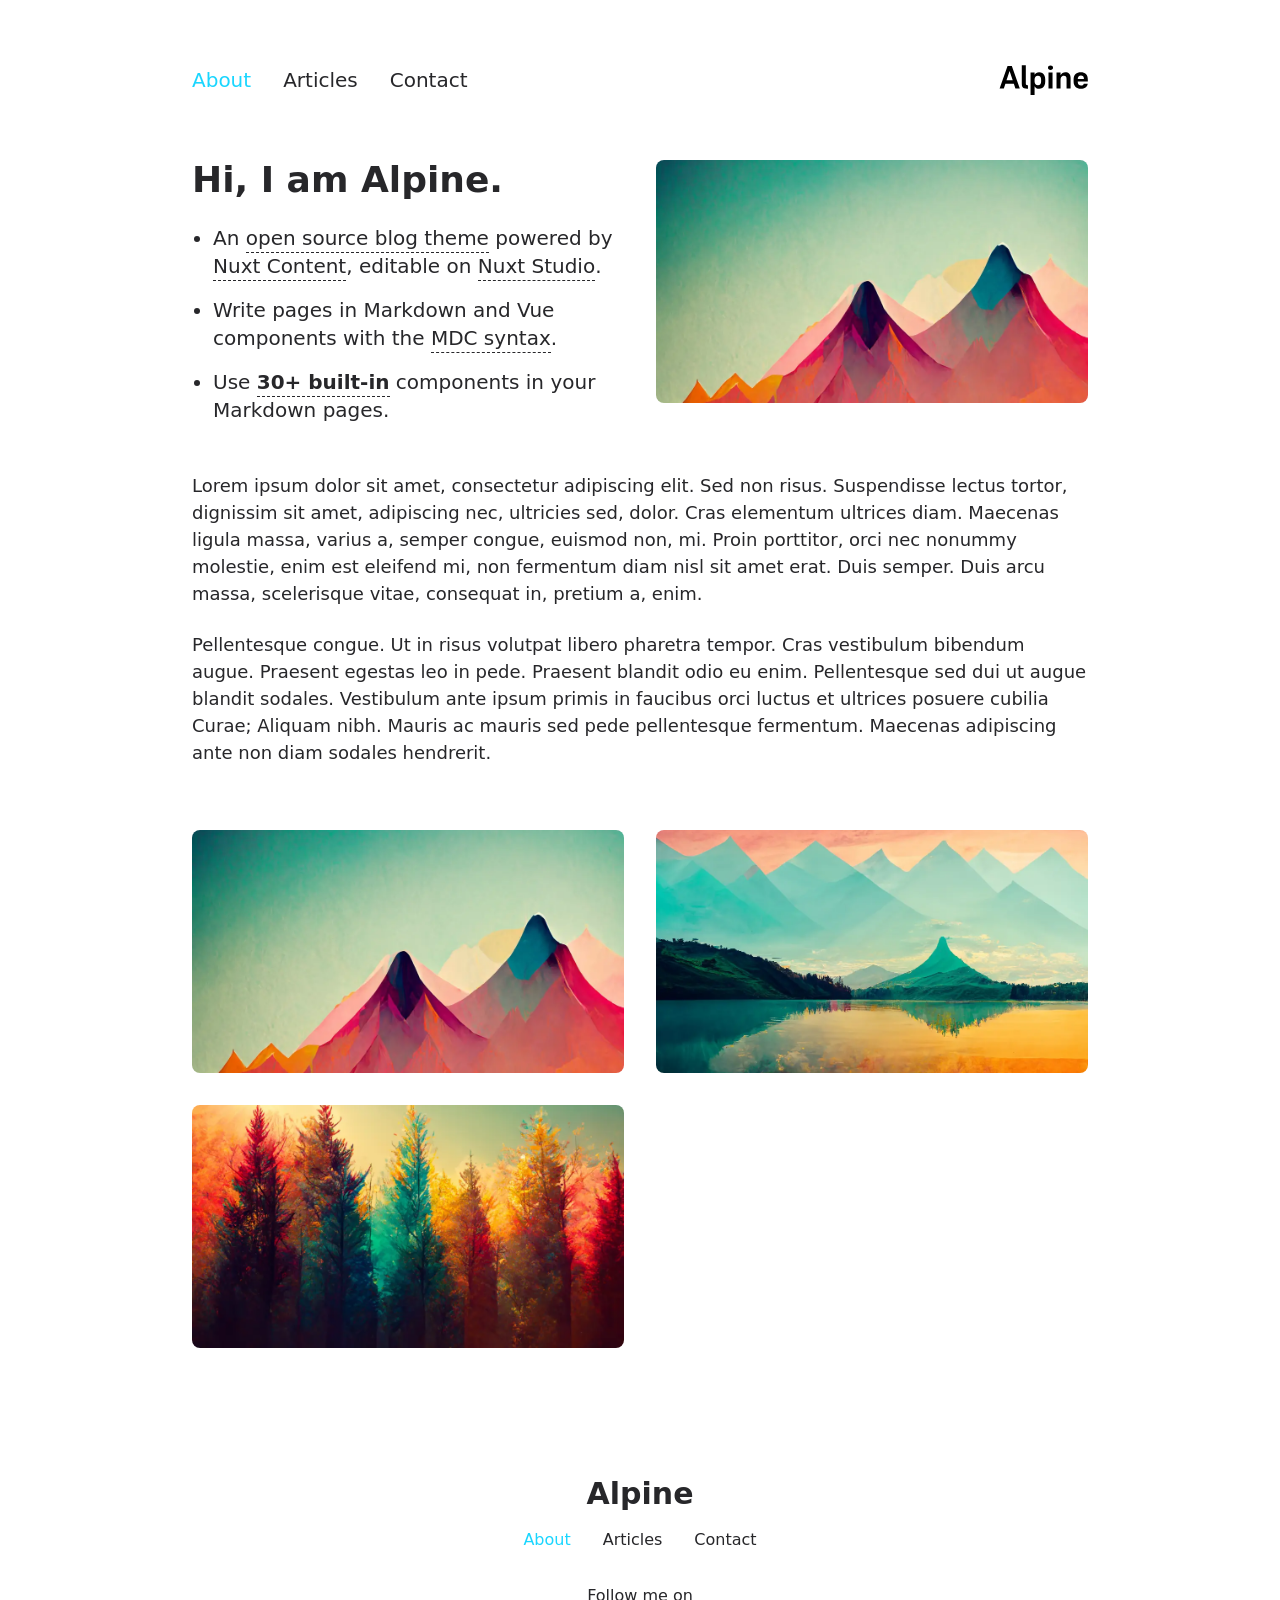
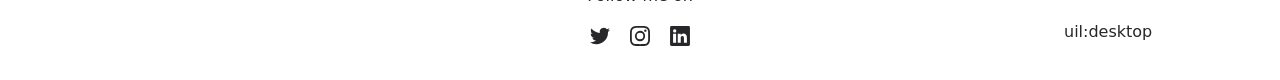
<file: index.html>
<!DOCTYPE html><html  lang="en"><head><meta charset="utf-8">
<meta name="viewport" content="width=device-width, initial-scale=1">
<title>Alpine</title>
<meta name="twitter:card" content="summary_large_image">
<meta property="og:image" content="/social-card-preview.png">
<meta property="og:image:width" content="400">
<meta property="og:image:height" content="300">
<meta property="og:image:alt" content="An image showcasing my project.">
<meta property="og:title" content="Alpine">
<meta name="description" content="An open source blog theme powered by Nuxt.">
<meta property="og:description" content="An open source blog theme powered by Nuxt.">
<link rel="preload" as="fetch" crossorigin="anonymous" href="/_payload.json?d62152cf-91c0-4e35-89e6-155e440474e1">
<link rel="stylesheet" href="/_nuxt/entry.BHUUR9sX.css">
<link rel="stylesheet" href="/_nuxt/DocumentDrivenNotFound.dKXr8Q_d.css">
<link rel="stylesheet" href="/_nuxt/Hero.BIpzdqFw.css">
<link rel="stylesheet" href="/_nuxt/ProseUl.EU0qDsCf.css">
<link rel="stylesheet" href="/_nuxt/ProseLi.CHX_5J1r.css">
<link rel="stylesheet" href="/_nuxt/ProseA.BPeuqILs.css">
<link rel="stylesheet" href="/_nuxt/ProseStrong.sHw8mYMs.css">
<link rel="stylesheet" href="/_nuxt/ProseP.DmFLdU43.css">
<link rel="stylesheet" href="/_nuxt/Gallery.BuovOG8Z.css">
<link rel="modulepreload" as="script" crossorigin href="/_nuxt/D3dcLX9h.js">
<link rel="modulepreload" as="script" crossorigin href="/_nuxt/CXb-6SHy.js">
<link rel="modulepreload" as="script" crossorigin href="/_nuxt/Z0oVrkso.js">
<link rel="modulepreload" as="script" crossorigin href="/_nuxt/DOieR-hl.js">
<link rel="modulepreload" as="script" crossorigin href="/_nuxt/zpyr_X4u.js">
<link rel="modulepreload" as="script" crossorigin href="/_nuxt/CT7CpDvl.js">
<link rel="modulepreload" as="script" crossorigin href="/_nuxt/Br549uCX.js">
<link rel="modulepreload" as="script" crossorigin href="/_nuxt/CSOtShZJ.js">
<link rel="modulepreload" as="script" crossorigin href="/_nuxt/D4SVkYmW.js">
<link rel="modulepreload" as="script" crossorigin href="/_nuxt/CTC2Tzs4.js">
<link rel="modulepreload" as="script" crossorigin href="/_nuxt/CogCFuy8.js">
<link rel="modulepreload" as="script" crossorigin href="/_nuxt/DiwUk7r9.js">
<link rel="modulepreload" as="script" crossorigin href="/_nuxt/Zbfc4RRb.js">
<link rel="modulepreload" as="script" crossorigin href="/_nuxt/B6UFgeOt.js">
<link rel="modulepreload" as="script" crossorigin href="/_nuxt/GhGh80Cl.js">
<link rel="modulepreload" as="script" crossorigin href="/_nuxt/BhEEohFM.js">
<link rel="modulepreload" as="script" crossorigin href="/_nuxt/BfGDTath.js">
<link rel="modulepreload" as="script" crossorigin href="/_nuxt/B9Deku9r.js">
<link rel="prefetch" as="style" href="/_nuxt/article.C8fZ3rVn.css">
<link rel="prefetch" as="script" crossorigin href="/_nuxt/CFXJdzBD.js">
<link rel="prefetch" as="script" crossorigin href="/_nuxt/BcWussCh.js">
<link rel="prefetch" as="script" crossorigin href="/_nuxt/B6ZhTlua.js">
<link rel="prefetch" as="script" crossorigin href="/_nuxt/B-q5Rnmu.js">
<link rel="prefetch" as="style" href="/_nuxt/useStudio.DzA-IoZ4.css">
<link rel="prefetch" as="script" crossorigin href="/_nuxt/Bl1SDdBf.js">
<link rel="prefetch" as="style" href="/_nuxt/error-404.Bwq3Qtp8.css">
<link rel="prefetch" as="script" crossorigin href="/_nuxt/CkLn1yu-.js">
<link rel="prefetch" as="style" href="/_nuxt/error-500.C69HPPxN.css">
<link rel="prefetch" as="script" crossorigin href="/_nuxt/CA2rm5sO.js">
<script type="module" src="/_nuxt/D3dcLX9h.js" crossorigin></script><style id="pinceau-runtime-hydratable">@media{.phy[--]{--puid:s65nQ0-v;}.pv-BU68wo{max-width:var(--elements-container-maxWidth);padding-left:var(--elements-container-padding-mobile);padding-right:var(--elements-container-padding-mobile);}@media (min-width: 475px){.pv-BU68wo{padding-left:var(--elements-container-padding-xs);padding-right:var(--elements-container-padding-xs);}}@media (min-width: 640px){.pv-BU68wo{padding-left:var(--elements-container-padding-sm);padding-right:var(--elements-container-padding-sm);}}@media (min-width: 768px){.pv-BU68wo{padding-left:var(--elements-container-padding-md);padding-right:var(--elements-container-padding-md);}}} @media{.phy[--]{--puid:oxmZeu-c;}.pc-oxmZeu[data-v-5986c0a0]{---6-li-cols:2;}} </style><style id="pinceau-theme">@media { :root {--pinceau-mq: initial; --alpine-readableLine: 68ch;--alpine-backdrop-backgroundColor: #f4f4f5b3;--prose-code-inline-padding: 0.2rem 0.375rem 0.2rem 0.375rem;--prose-code-block-backdropFilter: contrast(1);--prose-code-block-border-style: solid;--prose-code-block-border-width: 1px;--prose-tbody-tr-borderBottom-style: dashed;--prose-tbody-tr-borderBottom-width: 1px;--prose-th-textAlign: inherit;--prose-thead-borderBottom-style: solid;--prose-thead-borderBottom-width: 1px;--prose-thead-border-style: solid;--prose-thead-border-width: 0px;--prose-table-textAlign: start;--prose-hr-width: 1px;--prose-hr-style: solid;--prose-li-listStylePosition: outside;--prose-ol-li-markerColor: currentColor;--prose-ol-paddingInlineStart: 21px;--prose-ol-listStyleType: decimal;--prose-ul-li-markerColor: currentColor;--prose-ul-paddingInlineStart: 21px;--prose-ul-listStyleType: disc;--prose-blockquote-border-style: solid;--prose-blockquote-border-width: 4px;--prose-blockquote-quotes: '201C' '201D' '2018' '2019';--prose-blockquote-paddingInlineStart: 24px;--prose-a-code-color-hover: currentColor;--prose-a-code-color-static: currentColor;--prose-a-hasCode-borderBottom: none;--prose-a-border-distance: 2px;--prose-a-border-color-hover: currentColor;--prose-a-border-color-static: currentColor;--prose-a-border-style-hover: solid;--prose-a-border-style-static: dashed;--prose-a-border-width: 1px;--prose-a-color-static: inherit;--prose-a-textDecoration: none;--prose-h6-margin: 3rem 0 2rem;--prose-h5-margin: 3rem 0 2rem;--prose-h4-margin: 3rem 0 2rem;--prose-h3-margin: 3rem 0 2rem;--prose-h2-margin: 3rem 0 2rem;--prose-h1-margin: 0 0 2rem;--prose-p-fontSize: 18px;--typography-lead-loose: 2;--typography-lead-relaxed: 1.625;--typography-lead-normal: 1.5;--typography-lead-snug: 1.375;--typography-lead-tight: 1.25;--typography-lead-none: 1;--typography-lead-10: 2.5rem;--typography-lead-9: 2.25rem;--typography-lead-8: 2rem;--typography-lead-7: 1.75rem;--typography-lead-6: 1.5rem;--typography-lead-5: 1.25rem;--typography-lead-4: 1rem;--typography-lead-3: .75rem;--typography-lead-2: .5rem;--typography-lead-1: .025rem;--typography-fontWeight-black: 900;--typography-fontWeight-extrabold: 800;--typography-fontWeight-bold: 700;--typography-fontWeight-semibold: 600;--typography-fontWeight-medium: 500;--typography-fontWeight-normal: 400;--typography-fontWeight-light: 300;--typography-fontWeight-extralight: 200;--typography-fontWeight-thin: 100;--typography-fontSize-9xl: 128px;--typography-fontSize-8xl: 96px;--typography-fontSize-7xl: 72px;--typography-fontSize-6xl: 60px;--typography-fontSize-5xl: 48px;--typography-fontSize-4xl: 36px;--typography-fontSize-3xl: 30px;--typography-fontSize-2xl: 24px;--typography-fontSize-xl: 20px;--typography-fontSize-lg: 18px;--typography-fontSize-base: 16px;--typography-fontSize-sm: 14px;--typography-fontSize-xs: 12px;--typography-letterSpacing-wide: 0.025em;--typography-letterSpacing-tight: -0.025em;--typography-verticalMargin-base: 24px;--typography-verticalMargin-sm: 16px;--elements-border-secondary-hover: [object Object];--elements-backdrop-background: #fffc;--elements-backdrop-filter: saturate(200%) blur(20px);--elements-container-maxWidth: 64rem;--lead-loose: 2;--lead-relaxed: 1.625;--lead-normal: 1.5;--lead-snug: 1.375;--lead-tight: 1.25;--lead-none: 1;--lead-10: 2.5rem;--lead-9: 2.25rem;--lead-8: 2rem;--lead-7: 1.75rem;--lead-6: 1.5rem;--lead-5: 1.25rem;--lead-4: 1rem;--lead-3: .75rem;--lead-2: .5rem;--lead-1: .025rem;--letterSpacing-widest: 0.1em;--letterSpacing-wider: 0.05em;--letterSpacing-wide: 0.025em;--letterSpacing-normal: 0em;--letterSpacing-tight: -0.025em;--letterSpacing-tighter: -0.05em;--fontSize-9xl: 8rem;--fontSize-8xl: 6rem;--fontSize-7xl: 4.5rem;--fontSize-6xl: 3.75rem;--fontSize-5xl: 3rem;--fontSize-4xl: 2.25rem;--fontSize-3xl: 1.875rem;--fontSize-2xl: 1.5rem;--fontSize-xl: 1.25rem;--fontSize-lg: 1.125rem;--fontSize-base: 1rem;--fontSize-sm: 0.875rem;--fontSize-xs: 0.75rem;--fontWeight-black: 900;--fontWeight-extrabold: 800;--fontWeight-bold: 700;--fontWeight-semibold: 600;--fontWeight-medium: 500;--fontWeight-normal: 400;--fontWeight-light: 300;--fontWeight-extralight: 200;--fontWeight-thin: 100;--font-mono: ui-monospace, SFMono-Regular, Menlo, Monaco, Consolas, Liberation Mono, Courier New, monospace;--font-serif: ui-serif, Georgia, Cambria, Times New Roman, Times, serif;--font-sans: ui-sans-serif, system-ui, -apple-system, BlinkMacSystemFont, Segoe UI, Roboto, Helvetica Neue, Arial, Noto Sans, sans-serif, Apple Color Emoji, Segoe UI Emoji, Segoe UI Symbol, Noto Color Emoji;--opacity-total: 1;--opacity-high: 0.8;--opacity-medium: 0.5;--opacity-soft: 0.3;--opacity-light: 0.15;--opacity-bright: 0.1;--opacity-noOpacity: 0;--borderWidth-lg: 3px;--borderWidth-md: 2px;--borderWidth-sm: 1px;--borderWidth-noBorder: 0;--space-rem-875: 0.875rem;--space-rem-625: 0.625rem;--space-rem-375: 0.375rem;--space-rem-125: 0.125rem;--space-px: 1px;--space-128: 32rem;--space-96: 24rem;--space-80: 20rem;--space-72: 18rem;--space-64: 16rem;--space-60: 15rem;--space-56: 14rem;--space-52: 13rem;--space-48: 12rem;--space-44: 11rem;--space-40: 10rem;--space-36: 9rem;--space-32: 8rem;--space-28: 7rem;--space-24: 6rem;--space-20: 5rem;--space-16: 4rem;--space-14: 3.5rem;--space-12: 3rem;--space-11: 2.75rem;--space-10: 2.5rem;--space-9: 2.25rem;--space-8: 2rem;--space-7: 1.75rem;--space-6: 1.5rem;--space-5: 1.25rem;--space-4: 1rem;--space-3: 0.75rem;--space-2: 0.5rem;--space-1: 0.25rem;--space-0: 0px;--size-full: 100%;--size-7xl: 80rem;--size-6xl: 72rem;--size-5xl: 64rem;--size-4xl: 56rem;--size-3xl: 48rem;--size-2xl: 42rem;--size-xl: 36rem;--size-lg: 32rem;--size-md: 28rem;--size-sm: 24rem;--size-xs: 20rem;--size-200: 200px;--size-104: 104px;--size-80: 80px;--size-64: 64px;--size-56: 56px;--size-48: 48px;--size-40: 40px;--size-32: 32px;--size-24: 24px;--size-20: 20px;--size-16: 16px;--size-12: 12px;--size-8: 8px;--size-6: 6px;--size-4: 4px;--size-2: 2px;--size-0: 0px;--radii-full: 9999px;--radii-3xl: 1.75rem;--radii-2xl: 1.5rem;--radii-xl: 1rem;--radii-lg: 0.75rem;--radii-md: 0.5rem;--radii-sm: 0.375rem;--radii-xs: 0.25rem;--radii-2xs: 0.125rem;--radii-none: 0px;--shadow-none: 0px 0px 0px 0px transparent;--shadow-lg: 0px 10px 15px -3px #000000, 0px 4px 6px -4px #000000;--shadow-md: 0px 4px 6px -1px #000000, 0px 2px 4px -2px #000000;--shadow-sm: 0px 1px 3px 0px #000000, 0px 1px 2px -1px #000000;--shadow-xs: 0px 1px 2px 0px #000000;--height-screen: 100vh;--width-screen: 100vw;--color-primary-900: #002e38;--color-primary-800: #005c70;--color-primary-700: #008aa9;--color-primary-600: #00b9e1;--color-primary-500: #1ad6ff;--color-primary-400: #40ddff;--color-primary-300: #66e4ff;--color-primary-200: #8deaff;--color-primary-100: #b3f1ff;--color-primary-50: #d9f8ff;--color-ruby-900: #380011;--color-ruby-800: #700021;--color-ruby-700: #a90032;--color-ruby-600: #e10043;--color-ruby-500: #ff1a5e;--color-ruby-400: #ff4079;--color-ruby-300: #ff6694;--color-ruby-200: #ff8dae;--color-ruby-100: #ffb3c9;--color-ruby-50: #ffd9e4;--color-pink-900: #380025;--color-pink-800: #70004b;--color-pink-700: #a90070;--color-pink-600: #e10095;--color-pink-500: #ff1ab2;--color-pink-400: #ff40bf;--color-pink-300: #ff66cc;--color-pink-200: #ff8dd8;--color-pink-100: #ffb3e5;--color-pink-50: #ffd9f2;--color-purple-900: #190038;--color-purple-800: #330070;--color-purple-700: #4c00a9;--color-purple-600: #6500e1;--color-purple-500: #811aff;--color-purple-400: #9640ff;--color-purple-300: #ab66ff;--color-purple-200: #c08dff;--color-purple-100: #d5b3ff;--color-purple-50: #ead9ff;--color-royalblue-900: #0b0531;--color-royalblue-800: #160a62;--color-royalblue-700: #211093;--color-royalblue-600: #2c15c4;--color-royalblue-500: #4127e8;--color-royalblue-400: #614bec;--color-royalblue-300: #806ff0;--color-royalblue-200: #a093f3;--color-royalblue-100: #c0b7f7;--color-royalblue-50: #dfdbfb;--color-indigoblue-900: #001238;--color-indigoblue-800: #002370;--color-indigoblue-700: #0035a9;--color-indigoblue-600: #0047e1;--color-indigoblue-500: #1a62ff;--color-indigoblue-400: #407cff;--color-indigoblue-300: #6696ff;--color-indigoblue-200: #8db0ff;--color-indigoblue-100: #b3cbff;--color-indigoblue-50: #d9e5ff;--color-blue-900: #002438;--color-blue-800: #004870;--color-blue-700: #006ca9;--color-blue-600: #0090e1;--color-blue-500: #1aadff;--color-blue-400: #40bbff;--color-blue-300: #66c8ff;--color-blue-200: #8dd6ff;--color-blue-100: #b3e4ff;--color-blue-50: #d9f1ff;--color-lightblue-900: #002e38;--color-lightblue-800: #005c70;--color-lightblue-700: #008aa9;--color-lightblue-600: #00b9e1;--color-lightblue-500: #1ad6ff;--color-lightblue-400: #40ddff;--color-lightblue-300: #66e4ff;--color-lightblue-200: #8deaff;--color-lightblue-100: #b3f1ff;--color-lightblue-50: #d9f8ff;--color-teal-900: #062a28;--color-teal-800: #0b544f;--color-teal-700: #117d77;--color-teal-600: #16a79e;--color-teal-500: #1cd1c6;--color-teal-400: #36e4da;--color-teal-300: #5fe9e1;--color-teal-200: #87efe9;--color-teal-100: #aff4f0;--color-teal-50: #d7faf8;--color-pear-900: #2a2b09;--color-pear-800: #545512;--color-pear-700: #7e801b;--color-pear-600: #a8aa24;--color-pear-500: #d0d32f;--color-pear-400: #d8da52;--color-pear-300: #e0e274;--color-pear-200: #e8e997;--color-pear-100: #eff0ba;--color-pear-50: #f7f8dc;--color-red-900: #380300;--color-red-800: #700700;--color-red-700: #a90a00;--color-red-600: #e10e00;--color-red-500: #ff281a;--color-red-400: #ff4c40;--color-red-300: #ff7066;--color-red-200: #ff948d;--color-red-100: #ffb7b3;--color-red-50: #ffdbd9;--color-orange-900: #381800;--color-orange-800: #702f00;--color-orange-700: #a94700;--color-orange-600: #e15e00;--color-orange-500: #ff7a1a;--color-orange-400: #ff9040;--color-orange-300: #ffa666;--color-orange-200: #ffbd8d;--color-orange-100: #ffd3b3;--color-orange-50: #ffe9d9;--color-yellow-900: #362b03;--color-yellow-800: #6d5605;--color-yellow-700: #a38108;--color-yellow-600: #daac0a;--color-yellow-500: #f5c828;--color-yellow-400: #f7d14c;--color-yellow-300: #f8da70;--color-yellow-200: #fae393;--color-yellow-100: #fcedb7;--color-yellow-50: #fdf6db;--color-green-900: #003f25;--color-green-800: #005e38;--color-green-700: #007e4a;--color-green-600: #009d5d;--color-green-500: #00bd6f;--color-green-400: #00dc82;--color-green-300: #30ffaa;--color-green-200: #83ffcc;--color-green-100: #acffdd;--color-green-50: #d6ffee;--color-gray-900: #18181B;--color-gray-800: #27272A;--color-gray-700: #3f3f46;--color-gray-600: #52525B;--color-gray-500: #71717A;--color-gray-400: #a1a1aa;--color-gray-300: #D4d4d8;--color-gray-200: #e4e4e7;--color-gray-100: #f4f4f5;--color-gray-50: #fafafa;--color-black: #0c0c0d;--color-white: #FFFFFF;--media-portrait: only screen and (orientation: portrait);--media-landscape: only screen and (orientation: landscape);--media-rm: (prefers-reduced-motion: reduce);--media-2xl: (min-width: 1536px);--media-xl: (min-width: 1280px);--media-lg: (min-width: 1024px);--media-md: (min-width: 768px);--media-sm: (min-width: 640px);--media-xs: (min-width: 475px);--alpine-body-color: var(--color-gray-800);--alpine-body-backgroundColor: var(--color-white);--prose-code-inline-fontWeight: var(--typography-fontWeight-normal);--prose-code-inline-fontSize: var(--typography-fontSize-sm);--prose-code-inline-borderRadius: var(--radii-xs);--prose-code-block-pre-padding: var(--typography-verticalMargin-sm);--prose-code-block-margin: var(--typography-verticalMargin-base) 0;--prose-code-block-fontSize: var(--typography-fontSize-sm);--prose-tbody-code-inline-fontSize: var(--typography-fontSize-sm);--prose-tbody-td-padding: var(--typography-verticalMargin-sm);--prose-th-fontWeight: var(--typography-fontWeight-semibold);--prose-th-padding: 0 var(--typography-verticalMargin-sm) var(--typography-verticalMargin-sm) var(--typography-verticalMargin-sm);--prose-table-lineHeight: var(--typography-lead-6);--prose-table-fontSize: var(--typography-fontSize-sm);--prose-table-margin: var(--typography-verticalMargin-base) 0;--prose-hr-margin: var(--typography-verticalMargin-base) 0;--prose-li-margin: var(--typography-verticalMargin-sm) 0;--prose-ol-margin: var(--typography-verticalMargin-base) 0;--prose-ul-margin: var(--typography-verticalMargin-base) 0;--prose-blockquote-margin: var(--typography-verticalMargin-base) 0;--prose-a-code-border-style: var(--prose-a-border-style-static);--prose-a-code-border-width: var(--prose-a-border-width);--prose-a-fontWeight: var(--typography-fontWeight-medium);--prose-img-margin: var(--typography-verticalMargin-base) 0;--prose-strong-fontWeight: var(--typography-fontWeight-semibold);--prose-h6-iconSize: var(--typography-fontSize-base);--prose-h6-fontWeight: var(--typography-fontWeight-semibold);--prose-h6-lineHeight: var(--typography-lead-normal);--prose-h6-fontSize: var(--typography-fontSize-lg);--prose-h5-iconSize: var(--typography-fontSize-lg);--prose-h5-fontWeight: var(--typography-fontWeight-semibold);--prose-h5-lineHeight: var(--typography-lead-snug);--prose-h5-fontSize: var(--typography-fontSize-xl);--prose-h4-iconSize: var(--typography-fontSize-lg);--prose-h4-letterSpacing: var(--typography-letterSpacing-tight);--prose-h4-fontWeight: var(--typography-fontWeight-semibold);--prose-h4-lineHeight: var(--typography-lead-snug);--prose-h4-fontSize: var(--typography-fontSize-2xl);--prose-h3-iconSize: var(--typography-fontSize-xl);--prose-h3-letterSpacing: var(--typography-letterSpacing-tight);--prose-h3-fontWeight: var(--typography-fontWeight-semibold);--prose-h3-lineHeight: var(--typography-lead-snug);--prose-h3-fontSize: var(--typography-fontSize-3xl);--prose-h2-iconSize: var(--typography-fontSize-2xl);--prose-h2-letterSpacing: var(--typography-letterSpacing-tight);--prose-h2-fontWeight: var(--typography-fontWeight-semibold);--prose-h2-lineHeight: var(--typography-lead-tight);--prose-h2-fontSize: var(--typography-fontSize-4xl);--prose-h1-iconSize: var(--typography-fontSize-3xl);--prose-h1-letterSpacing: var(--typography-letterSpacing-tight);--prose-h1-fontWeight: var(--typography-fontWeight-bold);--prose-h1-lineHeight: var(--typography-lead-tight);--prose-h1-fontSize: var(--typography-fontSize-5xl);--prose-p-br-margin: var(--typography-verticalMargin-base) 0 0 0;--prose-p-margin: var(--typography-verticalMargin-base) 0;--prose-p-lineHeight: var(--typography-lead-normal);--typography-color-primary-900: var(--color-primary-900);--typography-color-primary-800: var(--color-primary-800);--typography-color-primary-700: var(--color-primary-700);--typography-color-primary-600: var(--color-primary-600);--typography-color-primary-500: var(--color-primary-500);--typography-color-primary-400: var(--color-primary-400);--typography-color-primary-300: var(--color-primary-300);--typography-color-primary-200: var(--color-primary-200);--typography-color-primary-100: var(--color-primary-100);--typography-color-primary-50: var(--color-primary-50);--typography-font-code: var(--font-mono);--typography-font-body: var(--font-sans);--typography-font-display: var(--font-sans);--typography-body-backgroundColor: var(--color-white);--typography-body-color: var(--color-black);--elements-state-danger-borderColor-secondary: var(--color-red-200);--elements-state-danger-borderColor-primary: var(--color-red-100);--elements-state-danger-backgroundColor-secondary: var(--color-red-100);--elements-state-danger-backgroundColor-primary: var(--color-red-50);--elements-state-danger-color-secondary: var(--color-red-600);--elements-state-danger-color-primary: var(--color-red-500);--elements-state-warning-borderColor-secondary: var(--color-yellow-200);--elements-state-warning-borderColor-primary: var(--color-yellow-100);--elements-state-warning-backgroundColor-secondary: var(--color-yellow-100);--elements-state-warning-backgroundColor-primary: var(--color-yellow-50);--elements-state-warning-color-secondary: var(--color-yellow-700);--elements-state-warning-color-primary: var(--color-yellow-600);--elements-state-success-borderColor-secondary: var(--color-green-200);--elements-state-success-borderColor-primary: var(--color-green-100);--elements-state-success-backgroundColor-secondary: var(--color-green-100);--elements-state-success-backgroundColor-primary: var(--color-green-50);--elements-state-success-color-secondary: var(--color-green-600);--elements-state-success-color-primary: var(--color-green-500);--elements-state-info-borderColor-secondary: var(--color-blue-200);--elements-state-info-borderColor-primary: var(--color-blue-100);--elements-state-info-backgroundColor-secondary: var(--color-blue-100);--elements-state-info-backgroundColor-primary: var(--color-blue-50);--elements-state-info-color-secondary: var(--color-blue-600);--elements-state-info-color-primary: var(--color-blue-500);--elements-state-primary-borderColor-secondary: var(--color-primary-200);--elements-state-primary-borderColor-primary: var(--color-primary-100);--elements-state-primary-backgroundColor-secondary: var(--color-primary-100);--elements-state-primary-backgroundColor-primary: var(--color-primary-50);--elements-state-primary-color-secondary: var(--color-primary-700);--elements-state-primary-color-primary: var(--color-primary-600);--elements-surface-secondary-backgroundColor: var(--color-gray-200);--elements-surface-primary-backgroundColor: var(--color-gray-100);--elements-surface-background-base: var(--color-gray-100);--elements-border-secondary-static: var(--color-gray-200);--elements-border-primary-hover: var(--color-gray-200);--elements-border-primary-static: var(--color-gray-100);--elements-container-padding-md: var(--space-16);--elements-container-padding-sm: var(--space-12);--elements-container-padding-xs: var(--space-8);--elements-container-padding-mobile: var(--space-6);--elements-text-secondary-color-hover: var(--color-gray-700);--elements-text-secondary-color-static: var(--color-gray-500);--elements-text-primary-color-static: var(--color-gray-900);--text-6xl-lineHeight: var(--lead-none);--text-6xl-fontSize: var(--fontSize-6xl);--text-5xl-lineHeight: var(--lead-none);--text-5xl-fontSize: var(--fontSize-5xl);--text-4xl-lineHeight: var(--lead-10);--text-4xl-fontSize: var(--fontSize-4xl);--text-3xl-lineHeight: var(--lead-9);--text-3xl-fontSize: var(--fontSize-3xl);--text-2xl-lineHeight: var(--lead-8);--text-2xl-fontSize: var(--fontSize-2xl);--text-xl-lineHeight: var(--lead-7);--text-xl-fontSize: var(--fontSize-xl);--text-lg-lineHeight: var(--lead-7);--text-lg-fontSize: var(--fontSize-lg);--text-base-lineHeight: var(--lead-6);--text-base-fontSize: var(--fontSize-base);--text-sm-lineHeight: var(--lead-5);--text-sm-fontSize: var(--fontSize-sm);--text-xs-lineHeight: var(--lead-4);--text-xs-fontSize: var(--fontSize-xs);--shadow-2xl: 0px 25px 50px -12px var(--color-gray-900);--shadow-xl: 0px 20px 25px -5px var(--color-gray-400), 0px 8px 10px -6px #000000;--color-secondary-900: var(--color-gray-900);--color-secondary-800: var(--color-gray-800);--color-secondary-700: var(--color-gray-700);--color-secondary-600: var(--color-gray-600);--color-secondary-500: var(--color-gray-500);--color-secondary-400: var(--color-gray-400);--color-secondary-300: var(--color-gray-300);--color-secondary-200: var(--color-gray-200);--color-secondary-100: var(--color-gray-100);--color-secondary-50: var(--color-gray-50);--prose-a-code-background-hover: var(--typography-color-primary-50);--prose-a-code-border-color-hover: var(--typography-color-primary-500);--prose-a-color-hover: var(--typography-color-primary-500);--typography-color-secondary-900: var(--color-secondary-900);--typography-color-secondary-800: var(--color-secondary-800);--typography-color-secondary-700: var(--color-secondary-700);--typography-color-secondary-600: var(--color-secondary-600);--typography-color-secondary-500: var(--color-secondary-500);--typography-color-secondary-400: var(--color-secondary-400);--typography-color-secondary-300: var(--color-secondary-300);--typography-color-secondary-200: var(--color-secondary-200);--typography-color-secondary-100: var(--color-secondary-100);--typography-color-secondary-50: var(--color-secondary-50);--prose-code-inline-backgroundColor: var(--typography-color-secondary-100);--prose-code-inline-color: var(--typography-color-secondary-700);--prose-code-block-backgroundColor: var(--typography-color-secondary-100);--prose-code-block-color: var(--typography-color-secondary-700);--prose-code-block-border-color: var(--typography-color-secondary-200);--prose-tbody-tr-borderBottom-color: var(--typography-color-secondary-200);--prose-th-color: var(--typography-color-secondary-600);--prose-thead-borderBottom-color: var(--typography-color-secondary-200);--prose-thead-border-color: var(--typography-color-secondary-300);--prose-hr-color: var(--typography-color-secondary-200);--prose-blockquote-border-color: var(--typography-color-secondary-200);--prose-blockquote-color: var(--typography-color-secondary-500);--prose-a-code-border-color-static: var(--typography-color-secondary-400); } }@media { :root.dark {--pinceau-mq: dark; --alpine-backdrop-backgroundColor: #18181bb3;--prose-code-block-backdropFilter: contrast(1);--prose-ol-li-markerColor: currentColor;--prose-ul-li-markerColor: currentColor;--prose-a-code-color-hover: currentColor;--prose-a-code-color-static: currentColor;--prose-a-border-color-hover: currentColor;--prose-a-border-color-static: currentColor;--prose-a-color-static: inherit;--elements-backdrop-background: #0c0d0ccc;--alpine-body-color: var(--color-gray-200);--alpine-body-backgroundColor: var(--color-black);--typography-body-backgroundColor: var(--color-black);--typography-body-color: var(--color-white);--elements-state-danger-borderColor-secondary: var(--color-red-700);--elements-state-danger-borderColor-primary: var(--color-red-800);--elements-state-danger-backgroundColor-secondary: var(--color-red-800);--elements-state-danger-backgroundColor-primary: var(--color-red-900);--elements-state-danger-color-secondary: var(--color-red-200);--elements-state-danger-color-primary: var(--color-red-300);--elements-state-warning-borderColor-secondary: var(--color-yellow-700);--elements-state-warning-borderColor-primary: var(--color-yellow-800);--elements-state-warning-backgroundColor-secondary: var(--color-yellow-800);--elements-state-warning-backgroundColor-primary: var(--color-yellow-900);--elements-state-warning-color-secondary: var(--color-yellow-200);--elements-state-warning-color-primary: var(--color-yellow-400);--elements-state-success-borderColor-secondary: var(--color-green-700);--elements-state-success-borderColor-primary: var(--color-green-800);--elements-state-success-backgroundColor-secondary: var(--color-green-800);--elements-state-success-backgroundColor-primary: var(--color-green-900);--elements-state-success-color-secondary: var(--color-green-200);--elements-state-success-color-primary: var(--color-green-400);--elements-state-info-borderColor-secondary: var(--color-blue-700);--elements-state-info-borderColor-primary: var(--color-blue-800);--elements-state-info-backgroundColor-secondary: var(--color-blue-800);--elements-state-info-backgroundColor-primary: var(--color-blue-900);--elements-state-info-color-secondary: var(--color-blue-200);--elements-state-info-color-primary: var(--color-blue-400);--elements-state-primary-borderColor-secondary: var(--color-primary-700);--elements-state-primary-borderColor-primary: var(--color-primary-800);--elements-state-primary-backgroundColor-secondary: var(--color-primary-800);--elements-state-primary-backgroundColor-primary: var(--color-primary-900);--elements-state-primary-color-secondary: var(--color-primary-200);--elements-state-primary-color-primary: var(--color-primary-400);--elements-surface-secondary-backgroundColor: var(--color-gray-800);--elements-surface-primary-backgroundColor: var(--color-gray-900);--elements-surface-background-base: var(--color-gray-900);--elements-border-secondary-static: var(--color-gray-800);--elements-border-primary-hover: var(--color-gray-800);--elements-border-primary-static: var(--color-gray-900);--elements-text-secondary-color-hover: var(--color-gray-200);--elements-text-secondary-color-static: var(--color-gray-400);--elements-text-primary-color-static: var(--color-gray-50);--prose-a-code-background-hover: var(--typography-color-primary-900);--prose-a-code-border-color-hover: var(--typography-color-primary-600);--prose-a-color-hover: var(--typography-color-primary-400);--prose-code-inline-backgroundColor: var(--typography-color-secondary-800);--prose-code-inline-color: var(--typography-color-secondary-200);--prose-code-block-backgroundColor: var(--typography-color-secondary-900);--prose-code-block-color: var(--typography-color-secondary-200);--prose-code-block-border-color: var(--typography-color-secondary-800);--prose-tbody-tr-borderBottom-color: var(--typography-color-secondary-800);--prose-th-color: var(--typography-color-secondary-400);--prose-thead-borderBottom-color: var(--typography-color-secondary-800);--prose-thead-border-color: var(--typography-color-secondary-600);--prose-hr-color: var(--typography-color-secondary-800);--prose-blockquote-border-color: var(--typography-color-secondary-700);--prose-blockquote-color: var(--typography-color-secondary-400);--prose-a-code-border-color-static: var(--typography-color-secondary-600); } }</style><script>"use strict";(()=>{const a=window,e=document.documentElement,c=window.localStorage,d=["dark","light"],n=c&&c.getItem&&c.getItem("nuxt-color-mode")||"system";let l=n==="system"?f():n;const i=e.getAttribute("data-color-mode-forced");i&&(l=i),r(l),a["__NUXT_COLOR_MODE__"]={preference:n,value:l,getColorScheme:f,addColorScheme:r,removeColorScheme:u};function r(o){const t=""+o+"",s="";e.classList?e.classList.add(t):e.className+=" "+t,s&&e.setAttribute("data-"+s,o)}function u(o){const t=""+o+"",s="";e.classList?e.classList.remove(t):e.className=e.className.replace(new RegExp(t,"g"),""),s&&e.removeAttribute("data-"+s)}function m(o){return a.matchMedia("(prefers-color-scheme"+o+")")}function f(){if(a.matchMedia&&m("").media!=="not all"){for(const o of d)if(m(":"+o).matches)return o}return"light"}})();
</script></head><body><div id="__nuxt"><div class="container pv-BU68wo pc-s65nQ0 app-layout" data-v-081e7652 data-v-701e7c68><!--[--><div class="nuxt-progress" style="width:0%;height:3px;opacity:0;background-size:Infinity% auto;" data-v-081e7652></div><header class="right" data-v-081e7652 data-v-4f8c7488><div class="menu" data-v-4f8c7488><button aria-label="Navigation Menu" data-v-4f8c7488><svg width="24" height="24" viewBox="0 0 68 68" fill="currentColor" xmlns="http://www.w3.org/2000/svg" data-v-4f8c7488><path d="M8 34C8 32.1362 8 31.2044 8.30448 30.4693C8.71046 29.4892 9.48915 28.7105 10.4693 28.3045C11.2044 28 12.1362 28 14 28C15.8638 28 16.7956 28 17.5307 28.3045C18.5108 28.7105 19.2895 29.4892 19.6955 30.4693C20 31.2044 20 32.1362 20 34C20 35.8638 20 36.7956 19.6955 37.5307C19.2895 38.5108 18.5108 39.2895 17.5307 39.6955C16.7956 40 15.8638 40 14 40C12.1362 40 11.2044 40 10.4693 39.6955C9.48915 39.2895 8.71046 38.5108 8.30448 37.5307C8 36.7956 8 35.8638 8 34Z" data-v-4f8c7488></path><path d="M28 34C28 32.1362 28 31.2044 28.3045 30.4693C28.7105 29.4892 29.4892 28.7105 30.4693 28.3045C31.2044 28 32.1362 28 34 28C35.8638 28 36.7956 28 37.5307 28.3045C38.5108 28.7105 39.2895 29.4892 39.6955 30.4693C40 31.2044 40 32.1362 40 34C40 35.8638 40 36.7956 39.6955 37.5307C39.2895 38.5108 38.5108 39.2895 37.5307 39.6955C36.7956 40 35.8638 40 34 40C32.1362 40 31.2044 40 30.4693 39.6955C29.4892 39.2895 28.7105 38.5108 28.3045 37.5307C28 36.7956 28 35.8638 28 34Z" data-v-4f8c7488></path><path d="M48 34C48 32.1362 48 31.2044 48.3045 30.4693C48.7105 29.4892 49.4892 28.7105 50.4693 28.3045C51.2044 28 52.1362 28 54 28C55.8638 28 56.7956 28 57.5307 28.3045C58.5108 28.7105 59.2895 29.4892 59.6955 30.4693C60 31.2044 60 32.1362 60 34C60 35.8638 60 36.7956 59.6955 37.5307C59.2895 38.5108 58.5108 39.2895 57.5307 39.6955C56.7956 40 55.8638 40 54 40C52.1362 40 51.2044 40 50.4693 39.6955C49.4892 39.2895 48.7105 38.5108 48.3045 37.5307C48 36.7956 48 35.8638 48 34Z" data-v-4f8c7488></path></svg></button></div><div class="overlay" data-v-4f8c7488><nav data-v-4f8c7488 data-v-d3076bf1><ul data-v-d3076bf1><!--[--><li data-v-d3076bf1><a aria-current="page" href="/" class="router-link-active router-link-exact-active" data-v-d3076bf1><span class="underline-fx" data-v-d3076bf1></span> About</a></li><li data-v-d3076bf1><a href="/articles" class="" data-v-d3076bf1><span class="underline-fx" data-v-d3076bf1></span> Articles</a></li><li data-v-d3076bf1><a href="/contact" class="" data-v-d3076bf1><span class="underline-fx" data-v-d3076bf1></span> Contact</a></li><!--]--></ul></nav></div><div class="logo" data-v-4f8c7488><a aria-current="page" href="/" class="router-link-active router-link-exact-active" data-v-4f8c7488><img src="/logo-dark.svg" class="dark-img" alt="alpine" width="89" height="31" data-v-4f8c7488><img src="/logo.svg" class="light-img" alt="alpine" width="89" height="31" data-v-4f8c7488></a></div><div class="main-nav" data-v-4f8c7488><nav data-v-4f8c7488 data-v-d3076bf1><ul data-v-d3076bf1><!--[--><li data-v-d3076bf1><a aria-current="page" href="/" class="router-link-active router-link-exact-active" data-v-d3076bf1><span class="underline-fx" data-v-d3076bf1></span> About</a></li><li data-v-d3076bf1><a href="/articles" class="" data-v-d3076bf1><span class="underline-fx" data-v-d3076bf1></span> Articles</a></li><li data-v-d3076bf1><a href="/contact" class="" data-v-d3076bf1><span class="underline-fx" data-v-d3076bf1></span> Contact</a></li><!--]--></ul></nav></div></header><!--[--><div class="document-driven-page"><main><!--[--><div><section class="hero" data-v-3632cce1><div class="layout" data-v-3632cce1><div class="content" data-v-3632cce1><div class="title" data-v-3632cce1><!--[-->Hi, I am Alpine.<!--]--></div><div class="description" data-v-3632cce1><!--[--><ul data-v-78fa255f><!--[--><li data-v-7bddbdfc><!--[-->An <a href="https://github.com/nuxt-themes/alpine" rel="nofollow" data-v-6d386a74><!--[-->open source blog theme<!--]--></a> powered by <a href="https://content.nuxtjs.org" rel="nofollow" data-v-6d386a74><!--[-->Nuxt Content<!--]--></a>, editable on <a href="https://nuxt.studio" rel="nofollow" data-v-6d386a74><!--[-->Nuxt Studio<!--]--></a>.<!--]--></li><li data-v-7bddbdfc><!--[-->Write pages in Markdown and Vue components with the <a href="https://content.nuxtjs.org/guide/writing/mdc" rel="nofollow" data-v-6d386a74><!--[-->MDC syntax<!--]--></a>.<!--]--></li><li data-v-7bddbdfc><!--[-->Use <a href="https://elements.nuxt.space" rel="nofollow" data-v-6d386a74><!--[--><strong data-v-e0f95112><!--[-->30+ built-in<!--]--></strong><!--]--></a> components in your Markdown pages.<!--]--></li><!--]--></ul><!--]--></div></div><img src="/alpine-0.webp" class="right" alt="Hero Image" width="16" height="9" data-v-3632cce1></div></section><p data-v-200646ed><!--[-->Lorem ipsum dolor sit amet, consectetur adipiscing elit. Sed non risus. Suspendisse lectus tortor, dignissim sit amet, adipiscing nec, ultricies sed, dolor. Cras elementum ultrices diam. Maecenas ligula massa, varius a, semper congue, euismod non, mi. Proin porttitor, orci nec nonummy molestie, enim est eleifend mi, non fermentum diam nisl sit amet erat. Duis semper. Duis arcu massa, scelerisque vitae, consequat in, pretium a, enim.<!--]--></p><p data-v-200646ed><!--[-->Pellentesque congue. Ut in risus volutpat libero pharetra tempor. Cras vestibulum bibendum augue. Praesent egestas leo in pede. Praesent blandit odio eu enim. Pellentesque sed dui ut augue blandit sodales. Vestibulum ante ipsum primis in faucibus orci luctus et ultrices posuere cubilia Curae; Aliquam nibh. Mauris ac mauris sed pede pellentesque fermentum. Maecenas adipiscing ante non diam sodales hendrerit.<!--]--></p><section class="gallery pc-oxmZeu" data-v-5986c0a0><div class="layout" data-v-5986c0a0><!--[--><img src="/alpine-0.webp" width="16" height="9" data-v-5986c0a0><img src="/alpine-1.webp" width="16" height="9" data-v-5986c0a0><img src="/alpine-2.webp" width="16" height="9" data-v-5986c0a0><!--]--></div></section></div><!--]--></main></div><!--]--><footer class="center" data-v-081e7652 data-v-01c81a47><a href="https://www.github.com/nuxt-themes/alpine" rel="noopener noreferrer" class="credits" data-v-01c81a47>Alpine</a><div class="navigation" data-v-01c81a47><nav data-v-01c81a47 data-v-d3076bf1><ul data-v-d3076bf1><!--[--><li data-v-d3076bf1><a aria-current="page" href="/" class="router-link-active router-link-exact-active" data-v-d3076bf1><span class="underline-fx" data-v-d3076bf1></span> About</a></li><li data-v-d3076bf1><a href="/articles" class="" data-v-d3076bf1><span class="underline-fx" data-v-d3076bf1></span> Articles</a></li><li data-v-d3076bf1><a href="/contact" class="" data-v-d3076bf1><span class="underline-fx" data-v-d3076bf1></span> Contact</a></li><!--]--></ul></nav></div><p class="message" data-v-01c81a47>Follow me on</p><div class="icons" data-v-01c81a47><div class="social" data-v-01c81a47><!--[--><a href="https://twitter.com/nuxtlabs" rel="noopener noreferrer" target="_blank" title="nuxtlabs" aria-label="nuxtlabs" data-v-337d00d6><svg xmlns="http://www.w3.org/2000/svg" xmlns:xlink="http://www.w3.org/1999/xlink" aria-hidden="true" role="img" class="icon" data-v-337d00d6 style="" width="1em" height="1em" viewBox="0 0 24 24" data-v-0c0f7b63><path fill="currentColor" d="M22 5.8a8.49 8.49 0 0 1-2.36.64a4.13 4.13 0 0 0 1.81-2.27a8.21 8.21 0 0 1-2.61 1a4.1 4.1 0 0 0-7 3.74a11.64 11.64 0 0 1-8.45-4.29a4.16 4.16 0 0 0-.55 2.07a4.09 4.09 0 0 0 1.82 3.41a4.05 4.05 0 0 1-1.86-.51v.05a4.1 4.1 0 0 0 3.3 4a3.93 3.93 0 0 1-1.1.17a4.9 4.9 0 0 1-.77-.07a4.11 4.11 0 0 0 3.83 2.84A8.22 8.22 0 0 1 3 18.34a7.93 7.93 0 0 1-1-.06a11.57 11.57 0 0 0 6.29 1.85A11.59 11.59 0 0 0 20 8.45v-.53a8.43 8.43 0 0 0 2-2.12"/></svg></a><a href="https://instagram.com/atinuxt" rel="noopener noreferrer" target="_blank" title="atinuxt" aria-label="atinuxt" data-v-337d00d6><svg xmlns="http://www.w3.org/2000/svg" xmlns:xlink="http://www.w3.org/1999/xlink" aria-hidden="true" role="img" class="icon" data-v-337d00d6 style="" width="1em" height="1em" viewBox="0 0 24 24" data-v-0c0f7b63><path fill="currentColor" d="M17.34 5.46a1.2 1.2 0 1 0 1.2 1.2a1.2 1.2 0 0 0-1.2-1.2m4.6 2.42a7.59 7.59 0 0 0-.46-2.43a4.94 4.94 0 0 0-1.16-1.77a4.7 4.7 0 0 0-1.77-1.15a7.3 7.3 0 0 0-2.43-.47C15.06 2 14.72 2 12 2s-3.06 0-4.12.06a7.3 7.3 0 0 0-2.43.47a4.78 4.78 0 0 0-1.77 1.15a4.7 4.7 0 0 0-1.15 1.77a7.3 7.3 0 0 0-.47 2.43C2 8.94 2 9.28 2 12s0 3.06.06 4.12a7.3 7.3 0 0 0 .47 2.43a4.7 4.7 0 0 0 1.15 1.77a4.78 4.78 0 0 0 1.77 1.15a7.3 7.3 0 0 0 2.43.47C8.94 22 9.28 22 12 22s3.06 0 4.12-.06a7.3 7.3 0 0 0 2.43-.47a4.7 4.7 0 0 0 1.77-1.15a4.85 4.85 0 0 0 1.16-1.77a7.59 7.59 0 0 0 .46-2.43c0-1.06.06-1.4.06-4.12s0-3.06-.06-4.12M20.14 16a5.61 5.61 0 0 1-.34 1.86a3.06 3.06 0 0 1-.75 1.15a3.19 3.19 0 0 1-1.15.75a5.61 5.61 0 0 1-1.86.34c-1 .05-1.37.06-4 .06s-3 0-4-.06a5.73 5.73 0 0 1-1.94-.3a3.27 3.27 0 0 1-1.1-.75a3 3 0 0 1-.74-1.15a5.54 5.54 0 0 1-.4-1.9c0-1-.06-1.37-.06-4s0-3 .06-4a5.54 5.54 0 0 1 .35-1.9A3 3 0 0 1 5 5a3.14 3.14 0 0 1 1.1-.8A5.73 5.73 0 0 1 8 3.86c1 0 1.37-.06 4-.06s3 0 4 .06a5.61 5.61 0 0 1 1.86.34a3.06 3.06 0 0 1 1.19.8a3.06 3.06 0 0 1 .75 1.1a5.61 5.61 0 0 1 .34 1.9c.05 1 .06 1.37.06 4s-.01 3-.06 4M12 6.87A5.13 5.13 0 1 0 17.14 12A5.12 5.12 0 0 0 12 6.87m0 8.46A3.33 3.33 0 1 1 15.33 12A3.33 3.33 0 0 1 12 15.33"/></svg></a><a href="https://www.linkedin.com/company/nuxtlabs" rel="noopener noreferrer" target="_blank" title="LinkedIn" aria-label="LinkedIn" data-v-337d00d6><svg xmlns="http://www.w3.org/2000/svg" xmlns:xlink="http://www.w3.org/1999/xlink" aria-hidden="true" role="img" class="icon" data-v-337d00d6 style="" width="1em" height="1em" viewBox="0 0 24 24" data-v-0c0f7b63><path fill="currentColor" d="M20.47 2H3.53a1.45 1.45 0 0 0-1.47 1.43v17.14A1.45 1.45 0 0 0 3.53 22h16.94a1.45 1.45 0 0 0 1.47-1.43V3.43A1.45 1.45 0 0 0 20.47 2M8.09 18.74h-3v-9h3ZM6.59 8.48a1.56 1.56 0 1 1 0-3.12a1.57 1.57 0 1 1 0 3.12m12.32 10.26h-3v-4.83c0-1.21-.43-2-1.52-2A1.65 1.65 0 0 0 12.85 13a2 2 0 0 0-.1.73v5h-3v-9h3V11a3 3 0 0 1 2.71-1.5c2 0 3.45 1.29 3.45 4.06Z"/></svg></a><!--]--></div><div class="color-mode-switch" data-v-01c81a47><button aria-label="Color Mode" data-v-01c81a47 data-v-6be23033><span data-v-6be23033></span></button></div></div></footer><!--]--></div></div><div id="teleports"></div><script type="application/json" id="__NUXT_DATA__" data-ssr="true" data-src="/_payload.json?d62152cf-91c0-4e35-89e6-155e440474e1">[{"state":1,"once":176,"_errors":178,"serverRendered":146,"path":7,"prerenderedAt":180},["Reactive",2],{"$sdd-pages":3,"$sdd-surrounds":131,"$sdd-globals":142,"$scolor-mode":144,"$sdd-navigation":147,"$sicons":167},["ShallowRef",4],["ShallowReactive",5],{"/":6},{"_path":7,"_dir":8,"_draft":9,"_partial":9,"_locale":8,"title":10,"description":11,"layout":12,"head":13,"body":15,"_type":126,"_id":127,"_source":128,"_file":129,"_extension":130},"/","",false,"About","An open source blog theme powered by Nuxt.","default",{"title":14},"Alpine",{"type":16,"children":17,"toc":123},"root",[18,108,113,118],{"type":19,"tag":20,"props":21,"children":23},"element","hero",{"image":22},"/alpine-0.webp",[24,35],{"type":19,"tag":25,"props":26,"children":27},"template",{"v-slot:title":8},[28],{"type":19,"tag":29,"props":30,"children":31},"p",{},[32],{"type":33,"value":34},"text","Hi, I am Alpine.",{"type":19,"tag":25,"props":36,"children":37},{"v-slot:description":8},[38],{"type":19,"tag":39,"props":40,"children":41},"ul",{},[42,77,90],{"type":19,"tag":43,"props":44,"children":45},"li",{},[46,48,57,59,66,68,75],{"type":33,"value":47},"An ",{"type":19,"tag":49,"props":50,"children":54},"a",{"href":51,"rel":52},"https://github.com/nuxt-themes/alpine",[53],"nofollow",[55],{"type":33,"value":56},"open source blog theme",{"type":33,"value":58}," powered by ",{"type":19,"tag":49,"props":60,"children":63},{"href":61,"rel":62},"https://content.nuxtjs.org",[53],[64],{"type":33,"value":65},"Nuxt Content",{"type":33,"value":67},", editable on ",{"type":19,"tag":49,"props":69,"children":72},{"href":70,"rel":71},"https://nuxt.studio",[53],[73],{"type":33,"value":74},"Nuxt Studio",{"type":33,"value":76},".",{"type":19,"tag":43,"props":78,"children":79},{},[80,82,89],{"type":33,"value":81},"Write pages in Markdown and Vue components with the ",{"type":19,"tag":49,"props":83,"children":86},{"href":84,"rel":85},"https://content.nuxtjs.org/guide/writing/mdc",[53],[87],{"type":33,"value":88},"MDC syntax",{"type":33,"value":76},{"type":19,"tag":43,"props":91,"children":92},{},[93,95,106],{"type":33,"value":94},"Use ",{"type":19,"tag":49,"props":96,"children":99},{"href":97,"rel":98},"https://elements.nuxt.space",[53],[100],{"type":19,"tag":101,"props":102,"children":103},"strong",{},[104],{"type":33,"value":105},"30+ built-in",{"type":33,"value":107}," components in your Markdown pages.",{"type":19,"tag":29,"props":109,"children":110},{},[111],{"type":33,"value":112},"Lorem ipsum dolor sit amet, consectetur adipiscing elit. Sed non risus. Suspendisse lectus tortor, dignissim sit amet, adipiscing nec, ultricies sed, dolor. Cras elementum ultrices diam. Maecenas ligula massa, varius a, semper congue, euismod non, mi. Proin porttitor, orci nec nonummy molestie, enim est eleifend mi, non fermentum diam nisl sit amet erat. Duis semper. Duis arcu massa, scelerisque vitae, consequat in, pretium a, enim.",{"type":19,"tag":29,"props":114,"children":115},{},[116],{"type":33,"value":117},"Pellentesque congue. Ut in risus volutpat libero pharetra tempor. Cras vestibulum bibendum augue. Praesent egestas leo in pede. Praesent blandit odio eu enim. Pellentesque sed dui ut augue blandit sodales. Vestibulum ante ipsum primis in faucibus orci luctus et ultrices posuere cubilia Curae; Aliquam nibh. Mauris ac mauris sed pede pellentesque fermentum. Maecenas adipiscing ante non diam sodales hendrerit.",{"type":19,"tag":119,"props":120,"children":122},"gallery",{":images":121},"[\"/alpine-0.webp\",\"/alpine-1.webp\",\"/alpine-2.webp\"]",[],{"title":8,"searchDepth":124,"depth":124,"links":125},2,[],"markdown","content:1.index.md","content","1.index.md","md",["ShallowRef",132],["ShallowReactive",133],{"/":134},[135,136],null,{"_path":137,"_dir":8,"_draft":9,"_partial":9,"_locale":8,"title":138,"description":8,"layout":139,"_type":126,"_id":140,"_source":128,"_file":141,"_extension":130},"/articles","Articles","page","content:2.articles.md","2.articles.md",["ShallowRef",143],{},{"preference":145,"value":145,"unknown":146,"forced":9},"system",true,[148,149,164],{"title":10,"_path":7,"layout":12},{"title":138,"_path":137,"children":150,"layout":139},[151,155,158,161],{"title":152,"_path":153,"layout":154},"Get started with Alpine","/articles/get-started","article",{"title":156,"_path":157,"layout":154},"Configure Alpine","/articles/configure",{"title":159,"_path":160,"layout":154},"Write Articles","/articles/write-articles",{"title":162,"_path":163,"layout":154},"Customize Alpine","/articles/design-tokens",{"title":165,"_path":166,"layout":12},"Contact","/contact",{"uil:twitter":168,"uil:instagram":172,"uil:linkedin":174},{"left":169,"top":169,"width":170,"height":170,"rotate":169,"vFlip":9,"hFlip":9,"body":171},0,24,"\u003Cpath fill=\"currentColor\" d=\"M22 5.8a8.49 8.49 0 0 1-2.36.64a4.13 4.13 0 0 0 1.81-2.27a8.21 8.21 0 0 1-2.61 1a4.1 4.1 0 0 0-7 3.74a11.64 11.64 0 0 1-8.45-4.29a4.16 4.16 0 0 0-.55 2.07a4.09 4.09 0 0 0 1.82 3.41a4.05 4.05 0 0 1-1.86-.51v.05a4.1 4.1 0 0 0 3.3 4a3.93 3.93 0 0 1-1.1.17a4.9 4.9 0 0 1-.77-.07a4.11 4.11 0 0 0 3.83 2.84A8.22 8.22 0 0 1 3 18.34a7.93 7.93 0 0 1-1-.06a11.57 11.57 0 0 0 6.29 1.85A11.59 11.59 0 0 0 20 8.45v-.53a8.43 8.43 0 0 0 2-2.12\"/>",{"left":169,"top":169,"width":170,"height":170,"rotate":169,"vFlip":9,"hFlip":9,"body":173},"\u003Cpath fill=\"currentColor\" d=\"M17.34 5.46a1.2 1.2 0 1 0 1.2 1.2a1.2 1.2 0 0 0-1.2-1.2m4.6 2.42a7.59 7.59 0 0 0-.46-2.43a4.94 4.94 0 0 0-1.16-1.77a4.7 4.7 0 0 0-1.77-1.15a7.3 7.3 0 0 0-2.43-.47C15.06 2 14.72 2 12 2s-3.06 0-4.12.06a7.3 7.3 0 0 0-2.43.47a4.78 4.78 0 0 0-1.77 1.15a4.7 4.7 0 0 0-1.15 1.77a7.3 7.3 0 0 0-.47 2.43C2 8.94 2 9.28 2 12s0 3.06.06 4.12a7.3 7.3 0 0 0 .47 2.43a4.7 4.7 0 0 0 1.15 1.77a4.78 4.78 0 0 0 1.77 1.15a7.3 7.3 0 0 0 2.43.47C8.94 22 9.28 22 12 22s3.06 0 4.12-.06a7.3 7.3 0 0 0 2.43-.47a4.7 4.7 0 0 0 1.77-1.15a4.85 4.85 0 0 0 1.16-1.77a7.59 7.59 0 0 0 .46-2.43c0-1.06.06-1.4.06-4.12s0-3.06-.06-4.12M20.14 16a5.61 5.61 0 0 1-.34 1.86a3.06 3.06 0 0 1-.75 1.15a3.19 3.19 0 0 1-1.15.75a5.61 5.61 0 0 1-1.86.34c-1 .05-1.37.06-4 .06s-3 0-4-.06a5.73 5.73 0 0 1-1.94-.3a3.27 3.27 0 0 1-1.1-.75a3 3 0 0 1-.74-1.15a5.54 5.54 0 0 1-.4-1.9c0-1-.06-1.37-.06-4s0-3 .06-4a5.54 5.54 0 0 1 .35-1.9A3 3 0 0 1 5 5a3.14 3.14 0 0 1 1.1-.8A5.73 5.73 0 0 1 8 3.86c1 0 1.37-.06 4-.06s3 0 4 .06a5.61 5.61 0 0 1 1.86.34a3.06 3.06 0 0 1 1.19.8a3.06 3.06 0 0 1 .75 1.1a5.61 5.61 0 0 1 .34 1.9c.05 1 .06 1.37.06 4s-.01 3-.06 4M12 6.87A5.13 5.13 0 1 0 17.14 12A5.12 5.12 0 0 0 12 6.87m0 8.46A3.33 3.33 0 1 1 15.33 12A3.33 3.33 0 0 1 12 15.33\"/>",{"left":169,"top":169,"width":170,"height":170,"rotate":169,"vFlip":9,"hFlip":9,"body":175},"\u003Cpath fill=\"currentColor\" d=\"M20.47 2H3.53a1.45 1.45 0 0 0-1.47 1.43v17.14A1.45 1.45 0 0 0 3.53 22h16.94a1.45 1.45 0 0 0 1.47-1.43V3.43A1.45 1.45 0 0 0 20.47 2M8.09 18.74h-3v-9h3ZM6.59 8.48a1.56 1.56 0 1 1 0-3.12a1.57 1.57 0 1 1 0 3.12m12.32 10.26h-3v-4.83c0-1.21-.43-2-1.52-2A1.65 1.65 0 0 0 12.85 13a2 2 0 0 0-.1.73v5h-3v-9h3V11a3 3 0 0 1 2.71-1.5c2 0 3.45 1.29 3.45 4.06Z\"/>",["Reactive",177],["Set"],["Reactive",179],{},1713588362587]</script>
<script>window.__NUXT__={};window.__NUXT__.config={public:{FORMSPREE_URL:"",plausible:{hashMode:false,trackLocalhost:false,domain:"",apiHost:"https://plausible.io",autoPageviews:true,autoOutboundTracking:false},studio:{apiURL:"https://api.nuxt.studio",iframeMessagingAllowedOrigins:""},mdc:{components:{prose:true,map:{p:"prose-p",a:"prose-a",blockquote:"prose-blockquote","code-inline":"prose-code-inline",code:"ProseCodeInline",em:"prose-em",h1:"prose-h1",h2:"prose-h2",h3:"prose-h3",h4:"prose-h4",h5:"prose-h5",h6:"prose-h6",hr:"prose-hr",img:"prose-img",ul:"prose-ul",ol:"prose-ol",li:"prose-li",strong:"prose-strong",table:"prose-table",thead:"prose-thead",tbody:"prose-tbody",td:"prose-td",th:"prose-th",tr:"prose-tr"}},headings:{anchorLinks:{h1:false,h2:true,h3:true,h4:true,h5:false,h6:false}}},content:{locales:[],defaultLocale:"",integrity:1713588335659,experimental:{stripQueryParameters:false,advanceQuery:false,clientDB:false},respectPathCase:false,api:{baseURL:"/api/_content"},navigation:{fields:["navTitle","layout"]},tags:{p:"prose-p",a:"prose-a",blockquote:"prose-blockquote","code-inline":"prose-code-inline",code:"ProseCodeInline",em:"prose-em",h1:"prose-h1",h2:"prose-h2",h3:"prose-h3",h4:"prose-h4",h5:"prose-h5",h6:"prose-h6",hr:"prose-hr",img:"prose-img",ul:"prose-ul",ol:"prose-ol",li:"prose-li",strong:"prose-strong",table:"prose-table",thead:"prose-thead",tbody:"prose-tbody",td:"prose-td",th:"prose-th",tr:"prose-tr"},highlight:{theme:{default:"github-light",dark:"github-dark"},preload:["json","js","ts","html","css","vue","diff","shell","markdown","yaml","bash","ini","c","cpp"],highlighter:"shiki",langs:["js","jsx","json","ts","tsx","vue","css","html","vue","bash","md","mdc","yaml","json","js","ts","html","css","vue","diff","shell","markdown","yaml","bash","ini","c","cpp"]},wsUrl:"",documentDriven:{page:true,navigation:true,surround:true,globals:{},layoutFallbacks:["theme"],injectPage:true},host:"",trailingSlash:false,search:"",contentHead:true,anchorLinks:{depth:4,exclude:[1]}}},app:{baseURL:"/",buildAssetsDir:"/_nuxt/",cdnURL:""}}</script></body></html>
</file>
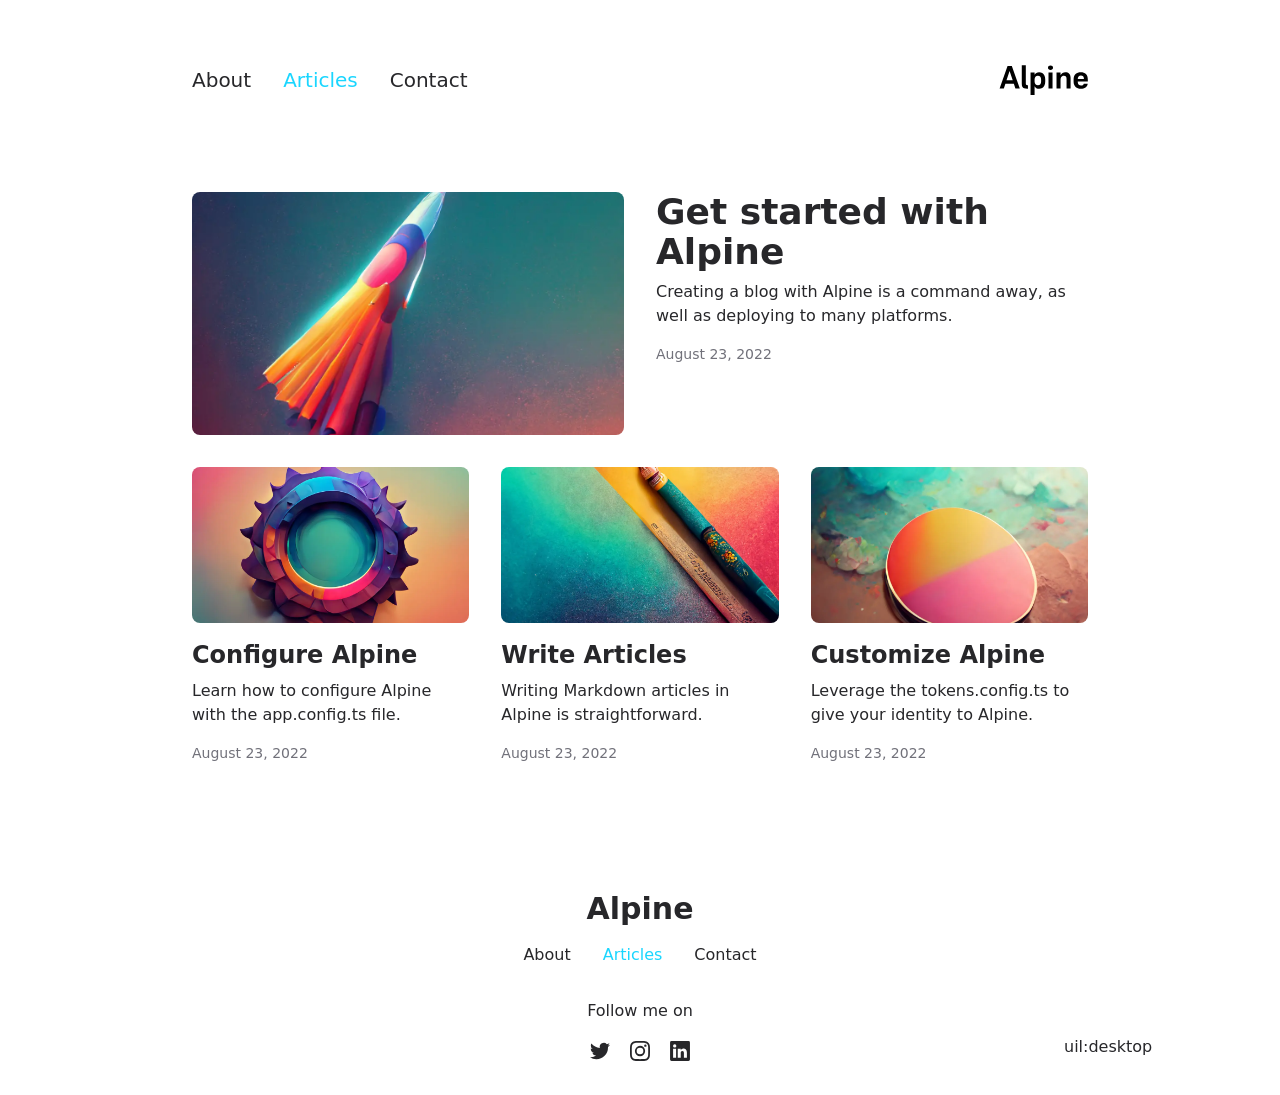
<file: articles/index.html>
<!DOCTYPE html><html  lang="en"><head><meta charset="utf-8">
<meta name="viewport" content="width=device-width, initial-scale=1">
<title>Articles</title>
<meta name="twitter:card" content="summary_large_image">
<meta name="description" content="The minimalist blog theme">
<meta property="og:description" content="The minimalist blog theme">
<meta property="og:image" content="/social-card-preview.png">
<meta property="og:image:width" content="400">
<meta property="og:image:height" content="300">
<meta property="og:image:alt" content="An image showcasing my project.">
<meta property="og:title" content="Articles">
<link rel="preload" as="fetch" crossorigin="anonymous" href="/articles/_payload.json?d62152cf-91c0-4e35-89e6-155e440474e1">
<link rel="stylesheet" href="/_nuxt/entry.BHUUR9sX.css">
<link rel="stylesheet" href="/_nuxt/DocumentDrivenNotFound.dKXr8Q_d.css">
<link rel="stylesheet" href="/_nuxt/ArticlesList.Cqyuqt3O.css">
<link rel="stylesheet" href="/_nuxt/ArticlesListItem.C5-ErKIl.css">
<link rel="stylesheet" href="/_nuxt/ProseA.BPeuqILs.css">
<link rel="stylesheet" href="/_nuxt/ProseCodeInline.B8Vw9G6c.css">
<link rel="modulepreload" as="script" crossorigin href="/_nuxt/D3dcLX9h.js">
<link rel="modulepreload" as="script" crossorigin href="/_nuxt/CXb-6SHy.js">
<link rel="modulepreload" as="script" crossorigin href="/_nuxt/Z0oVrkso.js">
<link rel="modulepreload" as="script" crossorigin href="/_nuxt/DOieR-hl.js">
<link rel="modulepreload" as="script" crossorigin href="/_nuxt/zpyr_X4u.js">
<link rel="modulepreload" as="script" crossorigin href="/_nuxt/CT7CpDvl.js">
<link rel="modulepreload" as="script" crossorigin href="/_nuxt/Br549uCX.js">
<link rel="modulepreload" as="script" crossorigin href="/_nuxt/B6ZhTlua.js">
<link rel="modulepreload" as="script" crossorigin href="/_nuxt/D4SVkYmW.js">
<link rel="modulepreload" as="script" crossorigin href="/_nuxt/CPVn-i9k.js">
<link rel="modulepreload" as="script" crossorigin href="/_nuxt/DX4VIz_J.js">
<link rel="modulepreload" as="script" crossorigin href="/_nuxt/BcWussCh.js">
<link rel="modulepreload" as="script" crossorigin href="/_nuxt/GhGh80Cl.js">
<link rel="modulepreload" as="script" crossorigin href="/_nuxt/ClUVKXgq.js">
<link rel="modulepreload" as="script" crossorigin href="/_nuxt/fnEPsiFf.js">
<link rel="prefetch" as="style" href="/_nuxt/article.C8fZ3rVn.css">
<link rel="prefetch" as="script" crossorigin href="/_nuxt/CFXJdzBD.js">
<link rel="prefetch" as="script" crossorigin href="/_nuxt/CSOtShZJ.js">
<link rel="prefetch" as="script" crossorigin href="/_nuxt/B-q5Rnmu.js">
<link rel="prefetch" as="style" href="/_nuxt/useStudio.DzA-IoZ4.css">
<link rel="prefetch" as="script" crossorigin href="/_nuxt/Bl1SDdBf.js">
<link rel="prefetch" as="style" href="/_nuxt/error-404.Bwq3Qtp8.css">
<link rel="prefetch" as="script" crossorigin href="/_nuxt/CkLn1yu-.js">
<link rel="prefetch" as="style" href="/_nuxt/error-500.C69HPPxN.css">
<link rel="prefetch" as="script" crossorigin href="/_nuxt/CA2rm5sO.js">
<script type="module" src="/_nuxt/D3dcLX9h.js" crossorigin></script><style id="pinceau-runtime-hydratable">@media{.phy[--]{--puid:rkOH87-v;}.pv-lSUwLY{max-width:var(--elements-container-maxWidth);padding-left:var(--elements-container-padding-mobile);padding-right:var(--elements-container-padding-mobile);}@media (min-width: 475px){.pv-lSUwLY{padding-left:var(--elements-container-padding-xs);padding-right:var(--elements-container-padding-xs);}}@media (min-width: 640px){.pv-lSUwLY{padding-left:var(--elements-container-padding-sm);padding-right:var(--elements-container-padding-sm);}}@media (min-width: 768px){.pv-lSUwLY{padding-left:var(--elements-container-padding-md);padding-right:var(--elements-container-padding-md);}}} </style><style id="pinceau-theme">@media { :root {--pinceau-mq: initial; --alpine-readableLine: 68ch;--alpine-backdrop-backgroundColor: #f4f4f5b3;--prose-code-inline-padding: 0.2rem 0.375rem 0.2rem 0.375rem;--prose-code-block-backdropFilter: contrast(1);--prose-code-block-border-style: solid;--prose-code-block-border-width: 1px;--prose-tbody-tr-borderBottom-style: dashed;--prose-tbody-tr-borderBottom-width: 1px;--prose-th-textAlign: inherit;--prose-thead-borderBottom-style: solid;--prose-thead-borderBottom-width: 1px;--prose-thead-border-style: solid;--prose-thead-border-width: 0px;--prose-table-textAlign: start;--prose-hr-width: 1px;--prose-hr-style: solid;--prose-li-listStylePosition: outside;--prose-ol-li-markerColor: currentColor;--prose-ol-paddingInlineStart: 21px;--prose-ol-listStyleType: decimal;--prose-ul-li-markerColor: currentColor;--prose-ul-paddingInlineStart: 21px;--prose-ul-listStyleType: disc;--prose-blockquote-border-style: solid;--prose-blockquote-border-width: 4px;--prose-blockquote-quotes: '201C' '201D' '2018' '2019';--prose-blockquote-paddingInlineStart: 24px;--prose-a-code-color-hover: currentColor;--prose-a-code-color-static: currentColor;--prose-a-hasCode-borderBottom: none;--prose-a-border-distance: 2px;--prose-a-border-color-hover: currentColor;--prose-a-border-color-static: currentColor;--prose-a-border-style-hover: solid;--prose-a-border-style-static: dashed;--prose-a-border-width: 1px;--prose-a-color-static: inherit;--prose-a-textDecoration: none;--prose-h6-margin: 3rem 0 2rem;--prose-h5-margin: 3rem 0 2rem;--prose-h4-margin: 3rem 0 2rem;--prose-h3-margin: 3rem 0 2rem;--prose-h2-margin: 3rem 0 2rem;--prose-h1-margin: 0 0 2rem;--prose-p-fontSize: 18px;--typography-lead-loose: 2;--typography-lead-relaxed: 1.625;--typography-lead-normal: 1.5;--typography-lead-snug: 1.375;--typography-lead-tight: 1.25;--typography-lead-none: 1;--typography-lead-10: 2.5rem;--typography-lead-9: 2.25rem;--typography-lead-8: 2rem;--typography-lead-7: 1.75rem;--typography-lead-6: 1.5rem;--typography-lead-5: 1.25rem;--typography-lead-4: 1rem;--typography-lead-3: .75rem;--typography-lead-2: .5rem;--typography-lead-1: .025rem;--typography-fontWeight-black: 900;--typography-fontWeight-extrabold: 800;--typography-fontWeight-bold: 700;--typography-fontWeight-semibold: 600;--typography-fontWeight-medium: 500;--typography-fontWeight-normal: 400;--typography-fontWeight-light: 300;--typography-fontWeight-extralight: 200;--typography-fontWeight-thin: 100;--typography-fontSize-9xl: 128px;--typography-fontSize-8xl: 96px;--typography-fontSize-7xl: 72px;--typography-fontSize-6xl: 60px;--typography-fontSize-5xl: 48px;--typography-fontSize-4xl: 36px;--typography-fontSize-3xl: 30px;--typography-fontSize-2xl: 24px;--typography-fontSize-xl: 20px;--typography-fontSize-lg: 18px;--typography-fontSize-base: 16px;--typography-fontSize-sm: 14px;--typography-fontSize-xs: 12px;--typography-letterSpacing-wide: 0.025em;--typography-letterSpacing-tight: -0.025em;--typography-verticalMargin-base: 24px;--typography-verticalMargin-sm: 16px;--elements-border-secondary-hover: [object Object];--elements-backdrop-background: #fffc;--elements-backdrop-filter: saturate(200%) blur(20px);--elements-container-maxWidth: 64rem;--lead-loose: 2;--lead-relaxed: 1.625;--lead-normal: 1.5;--lead-snug: 1.375;--lead-tight: 1.25;--lead-none: 1;--lead-10: 2.5rem;--lead-9: 2.25rem;--lead-8: 2rem;--lead-7: 1.75rem;--lead-6: 1.5rem;--lead-5: 1.25rem;--lead-4: 1rem;--lead-3: .75rem;--lead-2: .5rem;--lead-1: .025rem;--letterSpacing-widest: 0.1em;--letterSpacing-wider: 0.05em;--letterSpacing-wide: 0.025em;--letterSpacing-normal: 0em;--letterSpacing-tight: -0.025em;--letterSpacing-tighter: -0.05em;--fontSize-9xl: 8rem;--fontSize-8xl: 6rem;--fontSize-7xl: 4.5rem;--fontSize-6xl: 3.75rem;--fontSize-5xl: 3rem;--fontSize-4xl: 2.25rem;--fontSize-3xl: 1.875rem;--fontSize-2xl: 1.5rem;--fontSize-xl: 1.25rem;--fontSize-lg: 1.125rem;--fontSize-base: 1rem;--fontSize-sm: 0.875rem;--fontSize-xs: 0.75rem;--fontWeight-black: 900;--fontWeight-extrabold: 800;--fontWeight-bold: 700;--fontWeight-semibold: 600;--fontWeight-medium: 500;--fontWeight-normal: 400;--fontWeight-light: 300;--fontWeight-extralight: 200;--fontWeight-thin: 100;--font-mono: ui-monospace, SFMono-Regular, Menlo, Monaco, Consolas, Liberation Mono, Courier New, monospace;--font-serif: ui-serif, Georgia, Cambria, Times New Roman, Times, serif;--font-sans: ui-sans-serif, system-ui, -apple-system, BlinkMacSystemFont, Segoe UI, Roboto, Helvetica Neue, Arial, Noto Sans, sans-serif, Apple Color Emoji, Segoe UI Emoji, Segoe UI Symbol, Noto Color Emoji;--opacity-total: 1;--opacity-high: 0.8;--opacity-medium: 0.5;--opacity-soft: 0.3;--opacity-light: 0.15;--opacity-bright: 0.1;--opacity-noOpacity: 0;--borderWidth-lg: 3px;--borderWidth-md: 2px;--borderWidth-sm: 1px;--borderWidth-noBorder: 0;--space-rem-875: 0.875rem;--space-rem-625: 0.625rem;--space-rem-375: 0.375rem;--space-rem-125: 0.125rem;--space-px: 1px;--space-128: 32rem;--space-96: 24rem;--space-80: 20rem;--space-72: 18rem;--space-64: 16rem;--space-60: 15rem;--space-56: 14rem;--space-52: 13rem;--space-48: 12rem;--space-44: 11rem;--space-40: 10rem;--space-36: 9rem;--space-32: 8rem;--space-28: 7rem;--space-24: 6rem;--space-20: 5rem;--space-16: 4rem;--space-14: 3.5rem;--space-12: 3rem;--space-11: 2.75rem;--space-10: 2.5rem;--space-9: 2.25rem;--space-8: 2rem;--space-7: 1.75rem;--space-6: 1.5rem;--space-5: 1.25rem;--space-4: 1rem;--space-3: 0.75rem;--space-2: 0.5rem;--space-1: 0.25rem;--space-0: 0px;--size-full: 100%;--size-7xl: 80rem;--size-6xl: 72rem;--size-5xl: 64rem;--size-4xl: 56rem;--size-3xl: 48rem;--size-2xl: 42rem;--size-xl: 36rem;--size-lg: 32rem;--size-md: 28rem;--size-sm: 24rem;--size-xs: 20rem;--size-200: 200px;--size-104: 104px;--size-80: 80px;--size-64: 64px;--size-56: 56px;--size-48: 48px;--size-40: 40px;--size-32: 32px;--size-24: 24px;--size-20: 20px;--size-16: 16px;--size-12: 12px;--size-8: 8px;--size-6: 6px;--size-4: 4px;--size-2: 2px;--size-0: 0px;--radii-full: 9999px;--radii-3xl: 1.75rem;--radii-2xl: 1.5rem;--radii-xl: 1rem;--radii-lg: 0.75rem;--radii-md: 0.5rem;--radii-sm: 0.375rem;--radii-xs: 0.25rem;--radii-2xs: 0.125rem;--radii-none: 0px;--shadow-none: 0px 0px 0px 0px transparent;--shadow-lg: 0px 10px 15px -3px #000000, 0px 4px 6px -4px #000000;--shadow-md: 0px 4px 6px -1px #000000, 0px 2px 4px -2px #000000;--shadow-sm: 0px 1px 3px 0px #000000, 0px 1px 2px -1px #000000;--shadow-xs: 0px 1px 2px 0px #000000;--height-screen: 100vh;--width-screen: 100vw;--color-primary-900: #002e38;--color-primary-800: #005c70;--color-primary-700: #008aa9;--color-primary-600: #00b9e1;--color-primary-500: #1ad6ff;--color-primary-400: #40ddff;--color-primary-300: #66e4ff;--color-primary-200: #8deaff;--color-primary-100: #b3f1ff;--color-primary-50: #d9f8ff;--color-ruby-900: #380011;--color-ruby-800: #700021;--color-ruby-700: #a90032;--color-ruby-600: #e10043;--color-ruby-500: #ff1a5e;--color-ruby-400: #ff4079;--color-ruby-300: #ff6694;--color-ruby-200: #ff8dae;--color-ruby-100: #ffb3c9;--color-ruby-50: #ffd9e4;--color-pink-900: #380025;--color-pink-800: #70004b;--color-pink-700: #a90070;--color-pink-600: #e10095;--color-pink-500: #ff1ab2;--color-pink-400: #ff40bf;--color-pink-300: #ff66cc;--color-pink-200: #ff8dd8;--color-pink-100: #ffb3e5;--color-pink-50: #ffd9f2;--color-purple-900: #190038;--color-purple-800: #330070;--color-purple-700: #4c00a9;--color-purple-600: #6500e1;--color-purple-500: #811aff;--color-purple-400: #9640ff;--color-purple-300: #ab66ff;--color-purple-200: #c08dff;--color-purple-100: #d5b3ff;--color-purple-50: #ead9ff;--color-royalblue-900: #0b0531;--color-royalblue-800: #160a62;--color-royalblue-700: #211093;--color-royalblue-600: #2c15c4;--color-royalblue-500: #4127e8;--color-royalblue-400: #614bec;--color-royalblue-300: #806ff0;--color-royalblue-200: #a093f3;--color-royalblue-100: #c0b7f7;--color-royalblue-50: #dfdbfb;--color-indigoblue-900: #001238;--color-indigoblue-800: #002370;--color-indigoblue-700: #0035a9;--color-indigoblue-600: #0047e1;--color-indigoblue-500: #1a62ff;--color-indigoblue-400: #407cff;--color-indigoblue-300: #6696ff;--color-indigoblue-200: #8db0ff;--color-indigoblue-100: #b3cbff;--color-indigoblue-50: #d9e5ff;--color-blue-900: #002438;--color-blue-800: #004870;--color-blue-700: #006ca9;--color-blue-600: #0090e1;--color-blue-500: #1aadff;--color-blue-400: #40bbff;--color-blue-300: #66c8ff;--color-blue-200: #8dd6ff;--color-blue-100: #b3e4ff;--color-blue-50: #d9f1ff;--color-lightblue-900: #002e38;--color-lightblue-800: #005c70;--color-lightblue-700: #008aa9;--color-lightblue-600: #00b9e1;--color-lightblue-500: #1ad6ff;--color-lightblue-400: #40ddff;--color-lightblue-300: #66e4ff;--color-lightblue-200: #8deaff;--color-lightblue-100: #b3f1ff;--color-lightblue-50: #d9f8ff;--color-teal-900: #062a28;--color-teal-800: #0b544f;--color-teal-700: #117d77;--color-teal-600: #16a79e;--color-teal-500: #1cd1c6;--color-teal-400: #36e4da;--color-teal-300: #5fe9e1;--color-teal-200: #87efe9;--color-teal-100: #aff4f0;--color-teal-50: #d7faf8;--color-pear-900: #2a2b09;--color-pear-800: #545512;--color-pear-700: #7e801b;--color-pear-600: #a8aa24;--color-pear-500: #d0d32f;--color-pear-400: #d8da52;--color-pear-300: #e0e274;--color-pear-200: #e8e997;--color-pear-100: #eff0ba;--color-pear-50: #f7f8dc;--color-red-900: #380300;--color-red-800: #700700;--color-red-700: #a90a00;--color-red-600: #e10e00;--color-red-500: #ff281a;--color-red-400: #ff4c40;--color-red-300: #ff7066;--color-red-200: #ff948d;--color-red-100: #ffb7b3;--color-red-50: #ffdbd9;--color-orange-900: #381800;--color-orange-800: #702f00;--color-orange-700: #a94700;--color-orange-600: #e15e00;--color-orange-500: #ff7a1a;--color-orange-400: #ff9040;--color-orange-300: #ffa666;--color-orange-200: #ffbd8d;--color-orange-100: #ffd3b3;--color-orange-50: #ffe9d9;--color-yellow-900: #362b03;--color-yellow-800: #6d5605;--color-yellow-700: #a38108;--color-yellow-600: #daac0a;--color-yellow-500: #f5c828;--color-yellow-400: #f7d14c;--color-yellow-300: #f8da70;--color-yellow-200: #fae393;--color-yellow-100: #fcedb7;--color-yellow-50: #fdf6db;--color-green-900: #003f25;--color-green-800: #005e38;--color-green-700: #007e4a;--color-green-600: #009d5d;--color-green-500: #00bd6f;--color-green-400: #00dc82;--color-green-300: #30ffaa;--color-green-200: #83ffcc;--color-green-100: #acffdd;--color-green-50: #d6ffee;--color-gray-900: #18181B;--color-gray-800: #27272A;--color-gray-700: #3f3f46;--color-gray-600: #52525B;--color-gray-500: #71717A;--color-gray-400: #a1a1aa;--color-gray-300: #D4d4d8;--color-gray-200: #e4e4e7;--color-gray-100: #f4f4f5;--color-gray-50: #fafafa;--color-black: #0c0c0d;--color-white: #FFFFFF;--media-portrait: only screen and (orientation: portrait);--media-landscape: only screen and (orientation: landscape);--media-rm: (prefers-reduced-motion: reduce);--media-2xl: (min-width: 1536px);--media-xl: (min-width: 1280px);--media-lg: (min-width: 1024px);--media-md: (min-width: 768px);--media-sm: (min-width: 640px);--media-xs: (min-width: 475px);--alpine-body-color: var(--color-gray-800);--alpine-body-backgroundColor: var(--color-white);--prose-code-inline-fontWeight: var(--typography-fontWeight-normal);--prose-code-inline-fontSize: var(--typography-fontSize-sm);--prose-code-inline-borderRadius: var(--radii-xs);--prose-code-block-pre-padding: var(--typography-verticalMargin-sm);--prose-code-block-margin: var(--typography-verticalMargin-base) 0;--prose-code-block-fontSize: var(--typography-fontSize-sm);--prose-tbody-code-inline-fontSize: var(--typography-fontSize-sm);--prose-tbody-td-padding: var(--typography-verticalMargin-sm);--prose-th-fontWeight: var(--typography-fontWeight-semibold);--prose-th-padding: 0 var(--typography-verticalMargin-sm) var(--typography-verticalMargin-sm) var(--typography-verticalMargin-sm);--prose-table-lineHeight: var(--typography-lead-6);--prose-table-fontSize: var(--typography-fontSize-sm);--prose-table-margin: var(--typography-verticalMargin-base) 0;--prose-hr-margin: var(--typography-verticalMargin-base) 0;--prose-li-margin: var(--typography-verticalMargin-sm) 0;--prose-ol-margin: var(--typography-verticalMargin-base) 0;--prose-ul-margin: var(--typography-verticalMargin-base) 0;--prose-blockquote-margin: var(--typography-verticalMargin-base) 0;--prose-a-code-border-style: var(--prose-a-border-style-static);--prose-a-code-border-width: var(--prose-a-border-width);--prose-a-fontWeight: var(--typography-fontWeight-medium);--prose-img-margin: var(--typography-verticalMargin-base) 0;--prose-strong-fontWeight: var(--typography-fontWeight-semibold);--prose-h6-iconSize: var(--typography-fontSize-base);--prose-h6-fontWeight: var(--typography-fontWeight-semibold);--prose-h6-lineHeight: var(--typography-lead-normal);--prose-h6-fontSize: var(--typography-fontSize-lg);--prose-h5-iconSize: var(--typography-fontSize-lg);--prose-h5-fontWeight: var(--typography-fontWeight-semibold);--prose-h5-lineHeight: var(--typography-lead-snug);--prose-h5-fontSize: var(--typography-fontSize-xl);--prose-h4-iconSize: var(--typography-fontSize-lg);--prose-h4-letterSpacing: var(--typography-letterSpacing-tight);--prose-h4-fontWeight: var(--typography-fontWeight-semibold);--prose-h4-lineHeight: var(--typography-lead-snug);--prose-h4-fontSize: var(--typography-fontSize-2xl);--prose-h3-iconSize: var(--typography-fontSize-xl);--prose-h3-letterSpacing: var(--typography-letterSpacing-tight);--prose-h3-fontWeight: var(--typography-fontWeight-semibold);--prose-h3-lineHeight: var(--typography-lead-snug);--prose-h3-fontSize: var(--typography-fontSize-3xl);--prose-h2-iconSize: var(--typography-fontSize-2xl);--prose-h2-letterSpacing: var(--typography-letterSpacing-tight);--prose-h2-fontWeight: var(--typography-fontWeight-semibold);--prose-h2-lineHeight: var(--typography-lead-tight);--prose-h2-fontSize: var(--typography-fontSize-4xl);--prose-h1-iconSize: var(--typography-fontSize-3xl);--prose-h1-letterSpacing: var(--typography-letterSpacing-tight);--prose-h1-fontWeight: var(--typography-fontWeight-bold);--prose-h1-lineHeight: var(--typography-lead-tight);--prose-h1-fontSize: var(--typography-fontSize-5xl);--prose-p-br-margin: var(--typography-verticalMargin-base) 0 0 0;--prose-p-margin: var(--typography-verticalMargin-base) 0;--prose-p-lineHeight: var(--typography-lead-normal);--typography-color-primary-900: var(--color-primary-900);--typography-color-primary-800: var(--color-primary-800);--typography-color-primary-700: var(--color-primary-700);--typography-color-primary-600: var(--color-primary-600);--typography-color-primary-500: var(--color-primary-500);--typography-color-primary-400: var(--color-primary-400);--typography-color-primary-300: var(--color-primary-300);--typography-color-primary-200: var(--color-primary-200);--typography-color-primary-100: var(--color-primary-100);--typography-color-primary-50: var(--color-primary-50);--typography-font-code: var(--font-mono);--typography-font-body: var(--font-sans);--typography-font-display: var(--font-sans);--typography-body-backgroundColor: var(--color-white);--typography-body-color: var(--color-black);--elements-state-danger-borderColor-secondary: var(--color-red-200);--elements-state-danger-borderColor-primary: var(--color-red-100);--elements-state-danger-backgroundColor-secondary: var(--color-red-100);--elements-state-danger-backgroundColor-primary: var(--color-red-50);--elements-state-danger-color-secondary: var(--color-red-600);--elements-state-danger-color-primary: var(--color-red-500);--elements-state-warning-borderColor-secondary: var(--color-yellow-200);--elements-state-warning-borderColor-primary: var(--color-yellow-100);--elements-state-warning-backgroundColor-secondary: var(--color-yellow-100);--elements-state-warning-backgroundColor-primary: var(--color-yellow-50);--elements-state-warning-color-secondary: var(--color-yellow-700);--elements-state-warning-color-primary: var(--color-yellow-600);--elements-state-success-borderColor-secondary: var(--color-green-200);--elements-state-success-borderColor-primary: var(--color-green-100);--elements-state-success-backgroundColor-secondary: var(--color-green-100);--elements-state-success-backgroundColor-primary: var(--color-green-50);--elements-state-success-color-secondary: var(--color-green-600);--elements-state-success-color-primary: var(--color-green-500);--elements-state-info-borderColor-secondary: var(--color-blue-200);--elements-state-info-borderColor-primary: var(--color-blue-100);--elements-state-info-backgroundColor-secondary: var(--color-blue-100);--elements-state-info-backgroundColor-primary: var(--color-blue-50);--elements-state-info-color-secondary: var(--color-blue-600);--elements-state-info-color-primary: var(--color-blue-500);--elements-state-primary-borderColor-secondary: var(--color-primary-200);--elements-state-primary-borderColor-primary: var(--color-primary-100);--elements-state-primary-backgroundColor-secondary: var(--color-primary-100);--elements-state-primary-backgroundColor-primary: var(--color-primary-50);--elements-state-primary-color-secondary: var(--color-primary-700);--elements-state-primary-color-primary: var(--color-primary-600);--elements-surface-secondary-backgroundColor: var(--color-gray-200);--elements-surface-primary-backgroundColor: var(--color-gray-100);--elements-surface-background-base: var(--color-gray-100);--elements-border-secondary-static: var(--color-gray-200);--elements-border-primary-hover: var(--color-gray-200);--elements-border-primary-static: var(--color-gray-100);--elements-container-padding-md: var(--space-16);--elements-container-padding-sm: var(--space-12);--elements-container-padding-xs: var(--space-8);--elements-container-padding-mobile: var(--space-6);--elements-text-secondary-color-hover: var(--color-gray-700);--elements-text-secondary-color-static: var(--color-gray-500);--elements-text-primary-color-static: var(--color-gray-900);--text-6xl-lineHeight: var(--lead-none);--text-6xl-fontSize: var(--fontSize-6xl);--text-5xl-lineHeight: var(--lead-none);--text-5xl-fontSize: var(--fontSize-5xl);--text-4xl-lineHeight: var(--lead-10);--text-4xl-fontSize: var(--fontSize-4xl);--text-3xl-lineHeight: var(--lead-9);--text-3xl-fontSize: var(--fontSize-3xl);--text-2xl-lineHeight: var(--lead-8);--text-2xl-fontSize: var(--fontSize-2xl);--text-xl-lineHeight: var(--lead-7);--text-xl-fontSize: var(--fontSize-xl);--text-lg-lineHeight: var(--lead-7);--text-lg-fontSize: var(--fontSize-lg);--text-base-lineHeight: var(--lead-6);--text-base-fontSize: var(--fontSize-base);--text-sm-lineHeight: var(--lead-5);--text-sm-fontSize: var(--fontSize-sm);--text-xs-lineHeight: var(--lead-4);--text-xs-fontSize: var(--fontSize-xs);--shadow-2xl: 0px 25px 50px -12px var(--color-gray-900);--shadow-xl: 0px 20px 25px -5px var(--color-gray-400), 0px 8px 10px -6px #000000;--color-secondary-900: var(--color-gray-900);--color-secondary-800: var(--color-gray-800);--color-secondary-700: var(--color-gray-700);--color-secondary-600: var(--color-gray-600);--color-secondary-500: var(--color-gray-500);--color-secondary-400: var(--color-gray-400);--color-secondary-300: var(--color-gray-300);--color-secondary-200: var(--color-gray-200);--color-secondary-100: var(--color-gray-100);--color-secondary-50: var(--color-gray-50);--prose-a-code-background-hover: var(--typography-color-primary-50);--prose-a-code-border-color-hover: var(--typography-color-primary-500);--prose-a-color-hover: var(--typography-color-primary-500);--typography-color-secondary-900: var(--color-secondary-900);--typography-color-secondary-800: var(--color-secondary-800);--typography-color-secondary-700: var(--color-secondary-700);--typography-color-secondary-600: var(--color-secondary-600);--typography-color-secondary-500: var(--color-secondary-500);--typography-color-secondary-400: var(--color-secondary-400);--typography-color-secondary-300: var(--color-secondary-300);--typography-color-secondary-200: var(--color-secondary-200);--typography-color-secondary-100: var(--color-secondary-100);--typography-color-secondary-50: var(--color-secondary-50);--prose-code-inline-backgroundColor: var(--typography-color-secondary-100);--prose-code-inline-color: var(--typography-color-secondary-700);--prose-code-block-backgroundColor: var(--typography-color-secondary-100);--prose-code-block-color: var(--typography-color-secondary-700);--prose-code-block-border-color: var(--typography-color-secondary-200);--prose-tbody-tr-borderBottom-color: var(--typography-color-secondary-200);--prose-th-color: var(--typography-color-secondary-600);--prose-thead-borderBottom-color: var(--typography-color-secondary-200);--prose-thead-border-color: var(--typography-color-secondary-300);--prose-hr-color: var(--typography-color-secondary-200);--prose-blockquote-border-color: var(--typography-color-secondary-200);--prose-blockquote-color: var(--typography-color-secondary-500);--prose-a-code-border-color-static: var(--typography-color-secondary-400); } }@media { :root.dark {--pinceau-mq: dark; --alpine-backdrop-backgroundColor: #18181bb3;--prose-code-block-backdropFilter: contrast(1);--prose-ol-li-markerColor: currentColor;--prose-ul-li-markerColor: currentColor;--prose-a-code-color-hover: currentColor;--prose-a-code-color-static: currentColor;--prose-a-border-color-hover: currentColor;--prose-a-border-color-static: currentColor;--prose-a-color-static: inherit;--elements-backdrop-background: #0c0d0ccc;--alpine-body-color: var(--color-gray-200);--alpine-body-backgroundColor: var(--color-black);--typography-body-backgroundColor: var(--color-black);--typography-body-color: var(--color-white);--elements-state-danger-borderColor-secondary: var(--color-red-700);--elements-state-danger-borderColor-primary: var(--color-red-800);--elements-state-danger-backgroundColor-secondary: var(--color-red-800);--elements-state-danger-backgroundColor-primary: var(--color-red-900);--elements-state-danger-color-secondary: var(--color-red-200);--elements-state-danger-color-primary: var(--color-red-300);--elements-state-warning-borderColor-secondary: var(--color-yellow-700);--elements-state-warning-borderColor-primary: var(--color-yellow-800);--elements-state-warning-backgroundColor-secondary: var(--color-yellow-800);--elements-state-warning-backgroundColor-primary: var(--color-yellow-900);--elements-state-warning-color-secondary: var(--color-yellow-200);--elements-state-warning-color-primary: var(--color-yellow-400);--elements-state-success-borderColor-secondary: var(--color-green-700);--elements-state-success-borderColor-primary: var(--color-green-800);--elements-state-success-backgroundColor-secondary: var(--color-green-800);--elements-state-success-backgroundColor-primary: var(--color-green-900);--elements-state-success-color-secondary: var(--color-green-200);--elements-state-success-color-primary: var(--color-green-400);--elements-state-info-borderColor-secondary: var(--color-blue-700);--elements-state-info-borderColor-primary: var(--color-blue-800);--elements-state-info-backgroundColor-secondary: var(--color-blue-800);--elements-state-info-backgroundColor-primary: var(--color-blue-900);--elements-state-info-color-secondary: var(--color-blue-200);--elements-state-info-color-primary: var(--color-blue-400);--elements-state-primary-borderColor-secondary: var(--color-primary-700);--elements-state-primary-borderColor-primary: var(--color-primary-800);--elements-state-primary-backgroundColor-secondary: var(--color-primary-800);--elements-state-primary-backgroundColor-primary: var(--color-primary-900);--elements-state-primary-color-secondary: var(--color-primary-200);--elements-state-primary-color-primary: var(--color-primary-400);--elements-surface-secondary-backgroundColor: var(--color-gray-800);--elements-surface-primary-backgroundColor: var(--color-gray-900);--elements-surface-background-base: var(--color-gray-900);--elements-border-secondary-static: var(--color-gray-800);--elements-border-primary-hover: var(--color-gray-800);--elements-border-primary-static: var(--color-gray-900);--elements-text-secondary-color-hover: var(--color-gray-200);--elements-text-secondary-color-static: var(--color-gray-400);--elements-text-primary-color-static: var(--color-gray-50);--prose-a-code-background-hover: var(--typography-color-primary-900);--prose-a-code-border-color-hover: var(--typography-color-primary-600);--prose-a-color-hover: var(--typography-color-primary-400);--prose-code-inline-backgroundColor: var(--typography-color-secondary-800);--prose-code-inline-color: var(--typography-color-secondary-200);--prose-code-block-backgroundColor: var(--typography-color-secondary-900);--prose-code-block-color: var(--typography-color-secondary-200);--prose-code-block-border-color: var(--typography-color-secondary-800);--prose-tbody-tr-borderBottom-color: var(--typography-color-secondary-800);--prose-th-color: var(--typography-color-secondary-400);--prose-thead-borderBottom-color: var(--typography-color-secondary-800);--prose-thead-border-color: var(--typography-color-secondary-600);--prose-hr-color: var(--typography-color-secondary-800);--prose-blockquote-border-color: var(--typography-color-secondary-700);--prose-blockquote-color: var(--typography-color-secondary-400);--prose-a-code-border-color-static: var(--typography-color-secondary-600); } }</style><script>"use strict";(()=>{const a=window,e=document.documentElement,c=window.localStorage,d=["dark","light"],n=c&&c.getItem&&c.getItem("nuxt-color-mode")||"system";let l=n==="system"?f():n;const i=e.getAttribute("data-color-mode-forced");i&&(l=i),r(l),a["__NUXT_COLOR_MODE__"]={preference:n,value:l,getColorScheme:f,addColorScheme:r,removeColorScheme:u};function r(o){const t=""+o+"",s="";e.classList?e.classList.add(t):e.className+=" "+t,s&&e.setAttribute("data-"+s,o)}function u(o){const t=""+o+"",s="";e.classList?e.classList.remove(t):e.className=e.className.replace(new RegExp(t,"g"),""),s&&e.removeAttribute("data-"+s)}function m(o){return a.matchMedia("(prefers-color-scheme"+o+")")}function f(){if(a.matchMedia&&m("").media!=="not all"){for(const o of d)if(m(":"+o).matches)return o}return"light"}})();
</script></head><body><div id="__nuxt"><div class="container pv-lSUwLY pc-rkOH87 app-layout" data-v-081e7652 data-v-701e7c68><!--[--><div class="nuxt-progress" style="width:0%;height:3px;opacity:0;background-size:Infinity% auto;" data-v-081e7652></div><header class="right" data-v-081e7652 data-v-4f8c7488><div class="menu" data-v-4f8c7488><button aria-label="Navigation Menu" data-v-4f8c7488><svg width="24" height="24" viewBox="0 0 68 68" fill="currentColor" xmlns="http://www.w3.org/2000/svg" data-v-4f8c7488><path d="M8 34C8 32.1362 8 31.2044 8.30448 30.4693C8.71046 29.4892 9.48915 28.7105 10.4693 28.3045C11.2044 28 12.1362 28 14 28C15.8638 28 16.7956 28 17.5307 28.3045C18.5108 28.7105 19.2895 29.4892 19.6955 30.4693C20 31.2044 20 32.1362 20 34C20 35.8638 20 36.7956 19.6955 37.5307C19.2895 38.5108 18.5108 39.2895 17.5307 39.6955C16.7956 40 15.8638 40 14 40C12.1362 40 11.2044 40 10.4693 39.6955C9.48915 39.2895 8.71046 38.5108 8.30448 37.5307C8 36.7956 8 35.8638 8 34Z" data-v-4f8c7488></path><path d="M28 34C28 32.1362 28 31.2044 28.3045 30.4693C28.7105 29.4892 29.4892 28.7105 30.4693 28.3045C31.2044 28 32.1362 28 34 28C35.8638 28 36.7956 28 37.5307 28.3045C38.5108 28.7105 39.2895 29.4892 39.6955 30.4693C40 31.2044 40 32.1362 40 34C40 35.8638 40 36.7956 39.6955 37.5307C39.2895 38.5108 38.5108 39.2895 37.5307 39.6955C36.7956 40 35.8638 40 34 40C32.1362 40 31.2044 40 30.4693 39.6955C29.4892 39.2895 28.7105 38.5108 28.3045 37.5307C28 36.7956 28 35.8638 28 34Z" data-v-4f8c7488></path><path d="M48 34C48 32.1362 48 31.2044 48.3045 30.4693C48.7105 29.4892 49.4892 28.7105 50.4693 28.3045C51.2044 28 52.1362 28 54 28C55.8638 28 56.7956 28 57.5307 28.3045C58.5108 28.7105 59.2895 29.4892 59.6955 30.4693C60 31.2044 60 32.1362 60 34C60 35.8638 60 36.7956 59.6955 37.5307C59.2895 38.5108 58.5108 39.2895 57.5307 39.6955C56.7956 40 55.8638 40 54 40C52.1362 40 51.2044 40 50.4693 39.6955C49.4892 39.2895 48.7105 38.5108 48.3045 37.5307C48 36.7956 48 35.8638 48 34Z" data-v-4f8c7488></path></svg></button></div><div class="overlay" data-v-4f8c7488><nav data-v-4f8c7488 data-v-d3076bf1><ul data-v-d3076bf1><!--[--><li data-v-d3076bf1><a href="/" class="" data-v-d3076bf1><span class="underline-fx" data-v-d3076bf1></span> About</a></li><li data-v-d3076bf1><a aria-current="page" href="/articles" class="router-link-active router-link-exact-active" data-v-d3076bf1><span class="underline-fx" data-v-d3076bf1></span> Articles</a></li><li data-v-d3076bf1><a href="/contact" class="" data-v-d3076bf1><span class="underline-fx" data-v-d3076bf1></span> Contact</a></li><!--]--></ul></nav></div><div class="logo" data-v-4f8c7488><a href="/" class="" data-v-4f8c7488><img src="/logo-dark.svg" class="dark-img" alt="alpine" width="89" height="31" data-v-4f8c7488><img src="/logo.svg" class="light-img" alt="alpine" width="89" height="31" data-v-4f8c7488></a></div><div class="main-nav" data-v-4f8c7488><nav data-v-4f8c7488 data-v-d3076bf1><ul data-v-d3076bf1><!--[--><li data-v-d3076bf1><a href="/" class="" data-v-d3076bf1><span class="underline-fx" data-v-d3076bf1></span> About</a></li><li data-v-d3076bf1><a aria-current="page" href="/articles" class="router-link-active router-link-exact-active" data-v-d3076bf1><span class="underline-fx" data-v-d3076bf1></span> Articles</a></li><li data-v-d3076bf1><a href="/contact" class="" data-v-d3076bf1><span class="underline-fx" data-v-d3076bf1></span> Contact</a></li><!--]--></ul></nav></div></header><!--[--><div class="document-driven-page"><main><!--[--><div><div class="articles-list" data-v-c647a58c><div class="featured" data-v-c647a58c><article class="featured" data-v-c647a58c data-v-d1e5a89d><div class="image" data-v-d1e5a89d><!----><a href="/articles/get-started" class="" data-v-d1e5a89d><img src="/articles/get-started.webp" alt="Get started with Alpine" width="16" height="9" data-v-d1e5a89d></a></div><div class="content" data-v-d1e5a89d><a href="/articles/get-started" class="headline" data-v-d1e5a89d><h1 data-v-d1e5a89d>Get started with Alpine</h1></a><p class="description" data-v-d1e5a89d>Creating a blog with Alpine is a command away, as well as deploying to many platforms.</p><time data-v-d1e5a89d>August 23, 2022</time></div></article></div><div class="layout" data-v-c647a58c><!--[--><article class="" data-v-c647a58c data-v-d1e5a89d><div class="image" data-v-d1e5a89d><!----><a href="/articles/configure" class="" data-v-d1e5a89d><img src="/articles/configure-alpine.webp" alt="Configure Alpine" width="16" height="9" data-v-d1e5a89d></a></div><div class="content" data-v-d1e5a89d><a href="/articles/configure" class="headline" data-v-d1e5a89d><h1 data-v-d1e5a89d>Configure Alpine</h1></a><p class="description" data-v-d1e5a89d>Learn how to configure Alpine with the app.config.ts file.</p><time data-v-d1e5a89d>August 23, 2022</time></div></article><article class="" data-v-c647a58c data-v-d1e5a89d><div class="image" data-v-d1e5a89d><!----><a href="/articles/write-articles" class="" data-v-d1e5a89d><img src="/articles/write-articles.webp" alt="Write Articles" width="16" height="9" data-v-d1e5a89d></a></div><div class="content" data-v-d1e5a89d><a href="/articles/write-articles" class="headline" data-v-d1e5a89d><h1 data-v-d1e5a89d>Write Articles</h1></a><p class="description" data-v-d1e5a89d>Writing Markdown articles in Alpine is straightforward.</p><time data-v-d1e5a89d>August 23, 2022</time></div></article><article class="" data-v-c647a58c data-v-d1e5a89d><div class="image" data-v-d1e5a89d><!----><a href="/articles/design-tokens" class="" data-v-d1e5a89d><img src="/articles/design-tokens.webp" alt="Customize Alpine" width="16" height="9" data-v-d1e5a89d></a></div><div class="content" data-v-d1e5a89d><a href="/articles/design-tokens" class="headline" data-v-d1e5a89d><h1 data-v-d1e5a89d>Customize Alpine</h1></a><p class="description" data-v-d1e5a89d>Leverage the tokens.config.ts to give your identity to Alpine.</p><time data-v-d1e5a89d>August 23, 2022</time></div></article><!--]--></div></div></div><!--]--></main></div><!--]--><footer class="center" data-v-081e7652 data-v-01c81a47><a href="https://www.github.com/nuxt-themes/alpine" rel="noopener noreferrer" class="credits" data-v-01c81a47>Alpine</a><div class="navigation" data-v-01c81a47><nav data-v-01c81a47 data-v-d3076bf1><ul data-v-d3076bf1><!--[--><li data-v-d3076bf1><a href="/" class="" data-v-d3076bf1><span class="underline-fx" data-v-d3076bf1></span> About</a></li><li data-v-d3076bf1><a aria-current="page" href="/articles" class="router-link-active router-link-exact-active" data-v-d3076bf1><span class="underline-fx" data-v-d3076bf1></span> Articles</a></li><li data-v-d3076bf1><a href="/contact" class="" data-v-d3076bf1><span class="underline-fx" data-v-d3076bf1></span> Contact</a></li><!--]--></ul></nav></div><p class="message" data-v-01c81a47>Follow me on</p><div class="icons" data-v-01c81a47><div class="social" data-v-01c81a47><!--[--><a href="https://twitter.com/nuxtlabs" rel="noopener noreferrer" target="_blank" title="nuxtlabs" aria-label="nuxtlabs" data-v-337d00d6><svg xmlns="http://www.w3.org/2000/svg" xmlns:xlink="http://www.w3.org/1999/xlink" aria-hidden="true" role="img" class="icon" data-v-337d00d6 style="" width="1em" height="1em" viewBox="0 0 24 24" data-v-0c0f7b63><path fill="currentColor" d="M22 5.8a8.49 8.49 0 0 1-2.36.64a4.13 4.13 0 0 0 1.81-2.27a8.21 8.21 0 0 1-2.61 1a4.1 4.1 0 0 0-7 3.74a11.64 11.64 0 0 1-8.45-4.29a4.16 4.16 0 0 0-.55 2.07a4.09 4.09 0 0 0 1.82 3.41a4.05 4.05 0 0 1-1.86-.51v.05a4.1 4.1 0 0 0 3.3 4a3.93 3.93 0 0 1-1.1.17a4.9 4.9 0 0 1-.77-.07a4.11 4.11 0 0 0 3.83 2.84A8.22 8.22 0 0 1 3 18.34a7.93 7.93 0 0 1-1-.06a11.57 11.57 0 0 0 6.29 1.85A11.59 11.59 0 0 0 20 8.45v-.53a8.43 8.43 0 0 0 2-2.12"/></svg></a><a href="https://instagram.com/atinuxt" rel="noopener noreferrer" target="_blank" title="atinuxt" aria-label="atinuxt" data-v-337d00d6><svg xmlns="http://www.w3.org/2000/svg" xmlns:xlink="http://www.w3.org/1999/xlink" aria-hidden="true" role="img" class="icon" data-v-337d00d6 style="" width="1em" height="1em" viewBox="0 0 24 24" data-v-0c0f7b63><path fill="currentColor" d="M17.34 5.46a1.2 1.2 0 1 0 1.2 1.2a1.2 1.2 0 0 0-1.2-1.2m4.6 2.42a7.59 7.59 0 0 0-.46-2.43a4.94 4.94 0 0 0-1.16-1.77a4.7 4.7 0 0 0-1.77-1.15a7.3 7.3 0 0 0-2.43-.47C15.06 2 14.72 2 12 2s-3.06 0-4.12.06a7.3 7.3 0 0 0-2.43.47a4.78 4.78 0 0 0-1.77 1.15a4.7 4.7 0 0 0-1.15 1.77a7.3 7.3 0 0 0-.47 2.43C2 8.94 2 9.28 2 12s0 3.06.06 4.12a7.3 7.3 0 0 0 .47 2.43a4.7 4.7 0 0 0 1.15 1.77a4.78 4.78 0 0 0 1.77 1.15a7.3 7.3 0 0 0 2.43.47C8.94 22 9.28 22 12 22s3.06 0 4.12-.06a7.3 7.3 0 0 0 2.43-.47a4.7 4.7 0 0 0 1.77-1.15a4.85 4.85 0 0 0 1.16-1.77a7.59 7.59 0 0 0 .46-2.43c0-1.06.06-1.4.06-4.12s0-3.06-.06-4.12M20.14 16a5.61 5.61 0 0 1-.34 1.86a3.06 3.06 0 0 1-.75 1.15a3.19 3.19 0 0 1-1.15.75a5.61 5.61 0 0 1-1.86.34c-1 .05-1.37.06-4 .06s-3 0-4-.06a5.73 5.73 0 0 1-1.94-.3a3.27 3.27 0 0 1-1.1-.75a3 3 0 0 1-.74-1.15a5.54 5.54 0 0 1-.4-1.9c0-1-.06-1.37-.06-4s0-3 .06-4a5.54 5.54 0 0 1 .35-1.9A3 3 0 0 1 5 5a3.14 3.14 0 0 1 1.1-.8A5.73 5.73 0 0 1 8 3.86c1 0 1.37-.06 4-.06s3 0 4 .06a5.61 5.61 0 0 1 1.86.34a3.06 3.06 0 0 1 1.19.8a3.06 3.06 0 0 1 .75 1.1a5.61 5.61 0 0 1 .34 1.9c.05 1 .06 1.37.06 4s-.01 3-.06 4M12 6.87A5.13 5.13 0 1 0 17.14 12A5.12 5.12 0 0 0 12 6.87m0 8.46A3.33 3.33 0 1 1 15.33 12A3.33 3.33 0 0 1 12 15.33"/></svg></a><a href="https://www.linkedin.com/company/nuxtlabs" rel="noopener noreferrer" target="_blank" title="LinkedIn" aria-label="LinkedIn" data-v-337d00d6><svg xmlns="http://www.w3.org/2000/svg" xmlns:xlink="http://www.w3.org/1999/xlink" aria-hidden="true" role="img" class="icon" data-v-337d00d6 style="" width="1em" height="1em" viewBox="0 0 24 24" data-v-0c0f7b63><path fill="currentColor" d="M20.47 2H3.53a1.45 1.45 0 0 0-1.47 1.43v17.14A1.45 1.45 0 0 0 3.53 22h16.94a1.45 1.45 0 0 0 1.47-1.43V3.43A1.45 1.45 0 0 0 20.47 2M8.09 18.74h-3v-9h3ZM6.59 8.48a1.56 1.56 0 1 1 0-3.12a1.57 1.57 0 1 1 0 3.12m12.32 10.26h-3v-4.83c0-1.21-.43-2-1.52-2A1.65 1.65 0 0 0 12.85 13a2 2 0 0 0-.1.73v5h-3v-9h3V11a3 3 0 0 1 2.71-1.5c2 0 3.45 1.29 3.45 4.06Z"/></svg></a><!--]--></div><div class="color-mode-switch" data-v-01c81a47><button aria-label="Color Mode" data-v-01c81a47 data-v-6be23033><span data-v-6be23033></span></button></div></div></footer><!--]--></div></div><div id="teleports"></div><script type="application/json" id="__NUXT_DATA__" data-ssr="true" data-src="/articles/_payload.json?d62152cf-91c0-4e35-89e6-155e440474e1">[{"state":1,"once":79,"_errors":81,"serverRendered":51,"path":7,"prerenderedAt":84},["Reactive",2],{"$sdd-pages":3,"$sdd-surrounds":29,"$sdd-globals":47,"$scolor-mode":49,"$sdd-navigation":52,"$sicons":70},["ShallowRef",4],["ShallowReactive",5],{"/articles":6},{"_path":7,"_dir":8,"_draft":9,"_partial":9,"_locale":8,"title":10,"description":8,"layout":11,"body":12,"_type":24,"_id":25,"_source":26,"_file":27,"_extension":28},"/articles","",false,"Articles","page",{"type":13,"children":14,"toc":21},"root",[15],{"type":16,"tag":17,"props":18,"children":20},"element","articles-list",{"path":19},"articles",[],{"title":8,"searchDepth":22,"depth":22,"links":23},2,[],"markdown","content:2.articles.md","content","2.articles.md","md",["ShallowRef",30],["ShallowReactive",31],{"/articles":32},[33,42],{"_path":34,"_dir":8,"_draft":9,"_partial":9,"_locale":8,"title":35,"description":36,"layout":37,"head":38,"_type":24,"_id":40,"_source":26,"_file":41,"_extension":28},"/","About","An open source blog theme powered by Nuxt.","default",{"title":39},"Alpine","content:1.index.md","1.index.md",{"_path":43,"_dir":8,"_draft":9,"_partial":9,"_locale":8,"title":44,"description":8,"layout":37,"_type":24,"_id":45,"_source":26,"_file":46,"_extension":28},"/contact","Contact","content:3.contact.md","3.contact.md",["ShallowRef",48],{},{"preference":50,"value":50,"unknown":51,"forced":9},"system",true,[53,54,69],{"title":35,"_path":34,"layout":37},{"title":10,"_path":7,"children":55,"layout":11},[56,60,63,66],{"title":57,"_path":58,"layout":59},"Get started with Alpine","/articles/get-started","article",{"title":61,"_path":62,"layout":59},"Configure Alpine","/articles/configure",{"title":64,"_path":65,"layout":59},"Write Articles","/articles/write-articles",{"title":67,"_path":68,"layout":59},"Customize Alpine","/articles/design-tokens",{"title":44,"_path":43,"layout":37},{"uil:twitter":71,"uil:instagram":75,"uil:linkedin":77},{"left":72,"top":72,"width":73,"height":73,"rotate":72,"vFlip":9,"hFlip":9,"body":74},0,24,"\u003Cpath fill=\"currentColor\" d=\"M22 5.8a8.49 8.49 0 0 1-2.36.64a4.13 4.13 0 0 0 1.81-2.27a8.21 8.21 0 0 1-2.61 1a4.1 4.1 0 0 0-7 3.74a11.64 11.64 0 0 1-8.45-4.29a4.16 4.16 0 0 0-.55 2.07a4.09 4.09 0 0 0 1.82 3.41a4.05 4.05 0 0 1-1.86-.51v.05a4.1 4.1 0 0 0 3.3 4a3.93 3.93 0 0 1-1.1.17a4.9 4.9 0 0 1-.77-.07a4.11 4.11 0 0 0 3.83 2.84A8.22 8.22 0 0 1 3 18.34a7.93 7.93 0 0 1-1-.06a11.57 11.57 0 0 0 6.29 1.85A11.59 11.59 0 0 0 20 8.45v-.53a8.43 8.43 0 0 0 2-2.12\"/>",{"left":72,"top":72,"width":73,"height":73,"rotate":72,"vFlip":9,"hFlip":9,"body":76},"\u003Cpath fill=\"currentColor\" d=\"M17.34 5.46a1.2 1.2 0 1 0 1.2 1.2a1.2 1.2 0 0 0-1.2-1.2m4.6 2.42a7.59 7.59 0 0 0-.46-2.43a4.94 4.94 0 0 0-1.16-1.77a4.7 4.7 0 0 0-1.77-1.15a7.3 7.3 0 0 0-2.43-.47C15.06 2 14.72 2 12 2s-3.06 0-4.12.06a7.3 7.3 0 0 0-2.43.47a4.78 4.78 0 0 0-1.77 1.15a4.7 4.7 0 0 0-1.15 1.77a7.3 7.3 0 0 0-.47 2.43C2 8.94 2 9.28 2 12s0 3.06.06 4.12a7.3 7.3 0 0 0 .47 2.43a4.7 4.7 0 0 0 1.15 1.77a4.78 4.78 0 0 0 1.77 1.15a7.3 7.3 0 0 0 2.43.47C8.94 22 9.28 22 12 22s3.06 0 4.12-.06a7.3 7.3 0 0 0 2.43-.47a4.7 4.7 0 0 0 1.77-1.15a4.85 4.85 0 0 0 1.16-1.77a7.59 7.59 0 0 0 .46-2.43c0-1.06.06-1.4.06-4.12s0-3.06-.06-4.12M20.14 16a5.61 5.61 0 0 1-.34 1.86a3.06 3.06 0 0 1-.75 1.15a3.19 3.19 0 0 1-1.15.75a5.61 5.61 0 0 1-1.86.34c-1 .05-1.37.06-4 .06s-3 0-4-.06a5.73 5.73 0 0 1-1.94-.3a3.27 3.27 0 0 1-1.1-.75a3 3 0 0 1-.74-1.15a5.54 5.54 0 0 1-.4-1.9c0-1-.06-1.37-.06-4s0-3 .06-4a5.54 5.54 0 0 1 .35-1.9A3 3 0 0 1 5 5a3.14 3.14 0 0 1 1.1-.8A5.73 5.73 0 0 1 8 3.86c1 0 1.37-.06 4-.06s3 0 4 .06a5.61 5.61 0 0 1 1.86.34a3.06 3.06 0 0 1 1.19.8a3.06 3.06 0 0 1 .75 1.1a5.61 5.61 0 0 1 .34 1.9c.05 1 .06 1.37.06 4s-.01 3-.06 4M12 6.87A5.13 5.13 0 1 0 17.14 12A5.12 5.12 0 0 0 12 6.87m0 8.46A3.33 3.33 0 1 1 15.33 12A3.33 3.33 0 0 1 12 15.33\"/>",{"left":72,"top":72,"width":73,"height":73,"rotate":72,"vFlip":9,"hFlip":9,"body":78},"\u003Cpath fill=\"currentColor\" d=\"M20.47 2H3.53a1.45 1.45 0 0 0-1.47 1.43v17.14A1.45 1.45 0 0 0 3.53 22h16.94a1.45 1.45 0 0 0 1.47-1.43V3.43A1.45 1.45 0 0 0 20.47 2M8.09 18.74h-3v-9h3ZM6.59 8.48a1.56 1.56 0 1 1 0-3.12a1.57 1.57 0 1 1 0 3.12m12.32 10.26h-3v-4.83c0-1.21-.43-2-1.52-2A1.65 1.65 0 0 0 12.85 13a2 2 0 0 0-.1.73v5h-3v-9h3V11a3 3 0 0 1 2.71-1.5c2 0 3.45 1.29 3.45 4.06Z\"/>",["Reactive",80],["Set"],["Reactive",82],{"articles":83},null,1713588363920]</script>
<script>window.__NUXT__={};window.__NUXT__.config={public:{FORMSPREE_URL:"",plausible:{hashMode:false,trackLocalhost:false,domain:"",apiHost:"https://plausible.io",autoPageviews:true,autoOutboundTracking:false},studio:{apiURL:"https://api.nuxt.studio",iframeMessagingAllowedOrigins:""},mdc:{components:{prose:true,map:{p:"prose-p",a:"prose-a",blockquote:"prose-blockquote","code-inline":"prose-code-inline",code:"ProseCodeInline",em:"prose-em",h1:"prose-h1",h2:"prose-h2",h3:"prose-h3",h4:"prose-h4",h5:"prose-h5",h6:"prose-h6",hr:"prose-hr",img:"prose-img",ul:"prose-ul",ol:"prose-ol",li:"prose-li",strong:"prose-strong",table:"prose-table",thead:"prose-thead",tbody:"prose-tbody",td:"prose-td",th:"prose-th",tr:"prose-tr"}},headings:{anchorLinks:{h1:false,h2:true,h3:true,h4:true,h5:false,h6:false}}},content:{locales:[],defaultLocale:"",integrity:1713588335659,experimental:{stripQueryParameters:false,advanceQuery:false,clientDB:false},respectPathCase:false,api:{baseURL:"/api/_content"},navigation:{fields:["navTitle","layout"]},tags:{p:"prose-p",a:"prose-a",blockquote:"prose-blockquote","code-inline":"prose-code-inline",code:"ProseCodeInline",em:"prose-em",h1:"prose-h1",h2:"prose-h2",h3:"prose-h3",h4:"prose-h4",h5:"prose-h5",h6:"prose-h6",hr:"prose-hr",img:"prose-img",ul:"prose-ul",ol:"prose-ol",li:"prose-li",strong:"prose-strong",table:"prose-table",thead:"prose-thead",tbody:"prose-tbody",td:"prose-td",th:"prose-th",tr:"prose-tr"},highlight:{theme:{default:"github-light",dark:"github-dark"},preload:["json","js","ts","html","css","vue","diff","shell","markdown","yaml","bash","ini","c","cpp"],highlighter:"shiki",langs:["js","jsx","json","ts","tsx","vue","css","html","vue","bash","md","mdc","yaml","json","js","ts","html","css","vue","diff","shell","markdown","yaml","bash","ini","c","cpp"]},wsUrl:"",documentDriven:{page:true,navigation:true,surround:true,globals:{},layoutFallbacks:["theme"],injectPage:true},host:"",trailingSlash:false,search:"",contentHead:true,anchorLinks:{depth:4,exclude:[1]}}},app:{baseURL:"/",buildAssetsDir:"/_nuxt/",cdnURL:""}}</script></body></html>
</file>
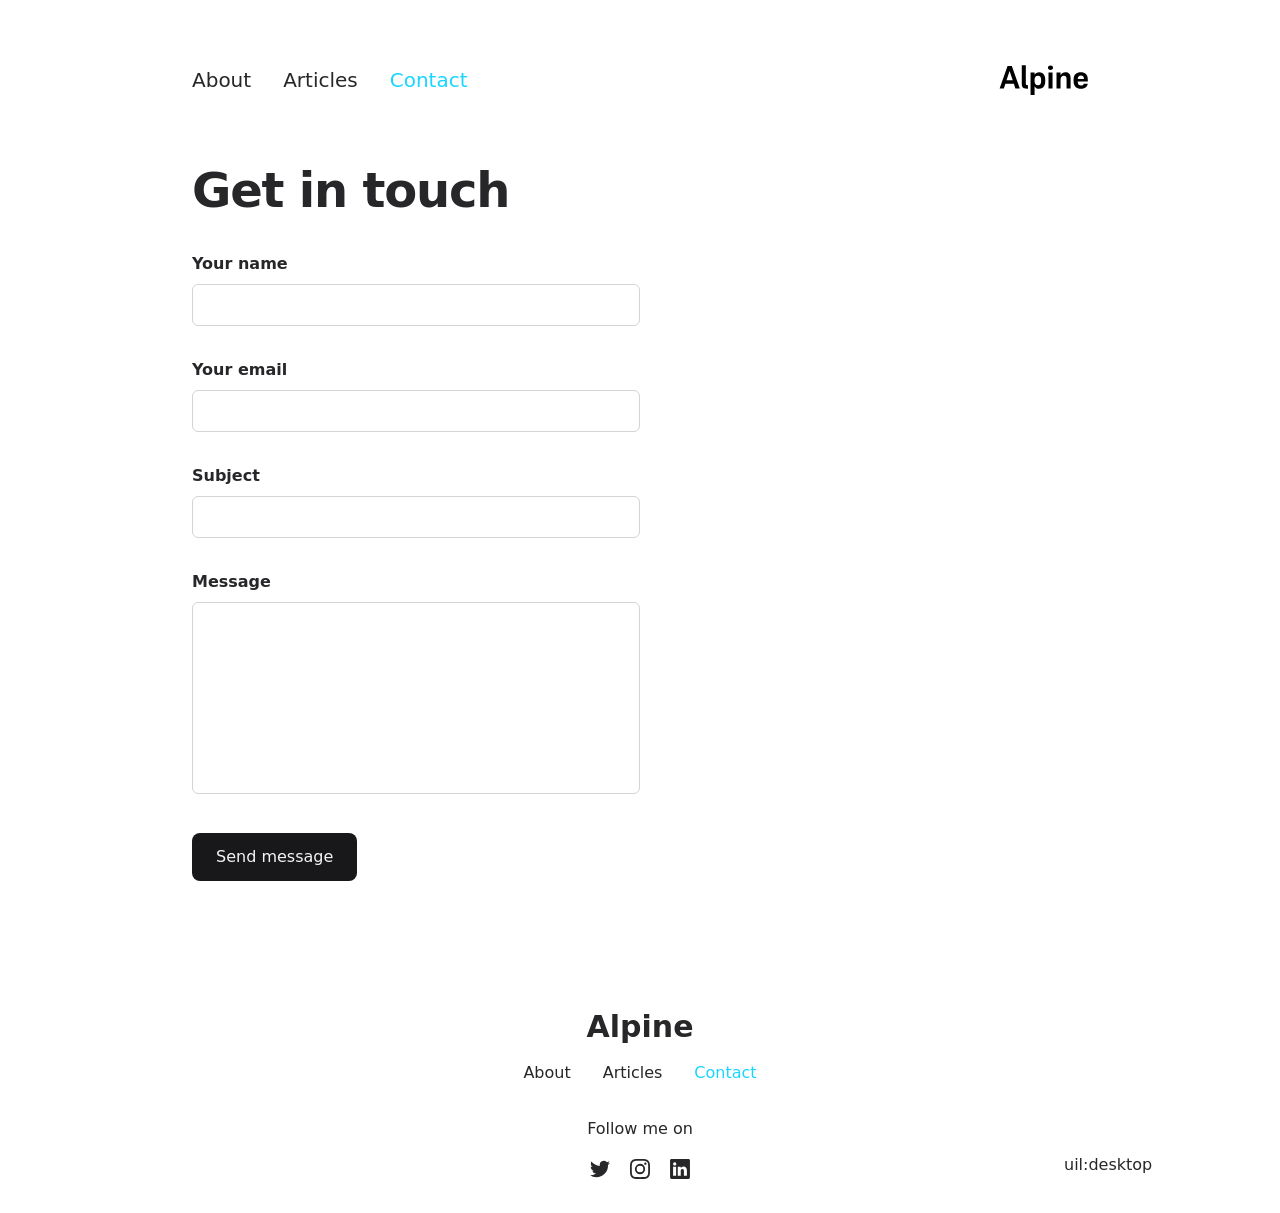
<file: contact/index.html>
<!DOCTYPE html><html  lang="en"><head><meta charset="utf-8">
<meta name="viewport" content="width=device-width, initial-scale=1">
<title>Contact</title>
<meta name="twitter:card" content="summary_large_image">
<meta name="description" content="The minimalist blog theme">
<meta property="og:description" content="The minimalist blog theme">
<meta property="og:image" content="/social-card-preview.png">
<meta property="og:image:width" content="400">
<meta property="og:image:height" content="300">
<meta property="og:image:alt" content="An image showcasing my project.">
<meta property="og:title" content="Contact">
<link rel="preload" as="fetch" crossorigin="anonymous" href="/contact/_payload.json?d62152cf-91c0-4e35-89e6-155e440474e1">
<link rel="stylesheet" href="/_nuxt/entry.BHUUR9sX.css">
<link rel="stylesheet" href="/_nuxt/DocumentDrivenNotFound.dKXr8Q_d.css">
<link rel="stylesheet" href="/_nuxt/ProseH1.BzEqoQOv.css">
<link rel="stylesheet" href="/_nuxt/ContactForm.CSVwFVX4.css">
<link rel="stylesheet" href="/_nuxt/Input.B6P3FT-Q.css">
<link rel="stylesheet" href="/_nuxt/Button.BBiSSjuY.css">
<link rel="modulepreload" as="script" crossorigin href="/_nuxt/D3dcLX9h.js">
<link rel="modulepreload" as="script" crossorigin href="/_nuxt/CXb-6SHy.js">
<link rel="modulepreload" as="script" crossorigin href="/_nuxt/Z0oVrkso.js">
<link rel="modulepreload" as="script" crossorigin href="/_nuxt/DOieR-hl.js">
<link rel="modulepreload" as="script" crossorigin href="/_nuxt/zpyr_X4u.js">
<link rel="modulepreload" as="script" crossorigin href="/_nuxt/CT7CpDvl.js">
<link rel="modulepreload" as="script" crossorigin href="/_nuxt/Br549uCX.js">
<link rel="modulepreload" as="script" crossorigin href="/_nuxt/CSOtShZJ.js">
<link rel="modulepreload" as="script" crossorigin href="/_nuxt/D4SVkYmW.js">
<link rel="modulepreload" as="script" crossorigin href="/_nuxt/DSBa_TgH.js">
<link rel="modulepreload" as="script" crossorigin href="/_nuxt/DM6Z8h4Z.js">
<link rel="modulepreload" as="script" crossorigin href="/_nuxt/ClWBNXCn.js">
<link rel="modulepreload" as="script" crossorigin href="/_nuxt/Bxdhye1w.js">
<link rel="prefetch" as="style" href="/_nuxt/article.C8fZ3rVn.css">
<link rel="prefetch" as="style" href="/_nuxt/ProseA.BPeuqILs.css">
<link rel="prefetch" as="script" crossorigin href="/_nuxt/CFXJdzBD.js">
<link rel="prefetch" as="script" crossorigin href="/_nuxt/GhGh80Cl.js">
<link rel="prefetch" as="script" crossorigin href="/_nuxt/BcWussCh.js">
<link rel="prefetch" as="script" crossorigin href="/_nuxt/B6ZhTlua.js">
<link rel="prefetch" as="script" crossorigin href="/_nuxt/B-q5Rnmu.js">
<link rel="prefetch" as="style" href="/_nuxt/useStudio.DzA-IoZ4.css">
<link rel="prefetch" as="script" crossorigin href="/_nuxt/Bl1SDdBf.js">
<link rel="prefetch" as="style" href="/_nuxt/error-404.Bwq3Qtp8.css">
<link rel="prefetch" as="script" crossorigin href="/_nuxt/CkLn1yu-.js">
<link rel="prefetch" as="style" href="/_nuxt/error-500.C69HPPxN.css">
<link rel="prefetch" as="script" crossorigin href="/_nuxt/CA2rm5sO.js">
<script type="module" src="/_nuxt/D3dcLX9h.js" crossorigin></script><style id="pinceau-runtime-hydratable">@media{.phy[--]{--puid:tFdFpE-v;}.pv-TvZiw3{max-width:var(--elements-container-maxWidth);padding-left:var(--elements-container-padding-mobile);padding-right:var(--elements-container-padding-mobile);}@media (min-width: 475px){.pv-TvZiw3{padding-left:var(--elements-container-padding-xs);padding-right:var(--elements-container-padding-xs);}}@media (min-width: 640px){.pv-TvZiw3{padding-left:var(--elements-container-padding-sm);padding-right:var(--elements-container-padding-sm);}}@media (min-width: 768px){.pv-TvZiw3{padding-left:var(--elements-container-padding-md);padding-right:var(--elements-container-padding-md);}}} </style><style id="pinceau-theme">@media { :root {--pinceau-mq: initial; --alpine-readableLine: 68ch;--alpine-backdrop-backgroundColor: #f4f4f5b3;--prose-code-inline-padding: 0.2rem 0.375rem 0.2rem 0.375rem;--prose-code-block-backdropFilter: contrast(1);--prose-code-block-border-style: solid;--prose-code-block-border-width: 1px;--prose-tbody-tr-borderBottom-style: dashed;--prose-tbody-tr-borderBottom-width: 1px;--prose-th-textAlign: inherit;--prose-thead-borderBottom-style: solid;--prose-thead-borderBottom-width: 1px;--prose-thead-border-style: solid;--prose-thead-border-width: 0px;--prose-table-textAlign: start;--prose-hr-width: 1px;--prose-hr-style: solid;--prose-li-listStylePosition: outside;--prose-ol-li-markerColor: currentColor;--prose-ol-paddingInlineStart: 21px;--prose-ol-listStyleType: decimal;--prose-ul-li-markerColor: currentColor;--prose-ul-paddingInlineStart: 21px;--prose-ul-listStyleType: disc;--prose-blockquote-border-style: solid;--prose-blockquote-border-width: 4px;--prose-blockquote-quotes: '201C' '201D' '2018' '2019';--prose-blockquote-paddingInlineStart: 24px;--prose-a-code-color-hover: currentColor;--prose-a-code-color-static: currentColor;--prose-a-hasCode-borderBottom: none;--prose-a-border-distance: 2px;--prose-a-border-color-hover: currentColor;--prose-a-border-color-static: currentColor;--prose-a-border-style-hover: solid;--prose-a-border-style-static: dashed;--prose-a-border-width: 1px;--prose-a-color-static: inherit;--prose-a-textDecoration: none;--prose-h6-margin: 3rem 0 2rem;--prose-h5-margin: 3rem 0 2rem;--prose-h4-margin: 3rem 0 2rem;--prose-h3-margin: 3rem 0 2rem;--prose-h2-margin: 3rem 0 2rem;--prose-h1-margin: 0 0 2rem;--prose-p-fontSize: 18px;--typography-lead-loose: 2;--typography-lead-relaxed: 1.625;--typography-lead-normal: 1.5;--typography-lead-snug: 1.375;--typography-lead-tight: 1.25;--typography-lead-none: 1;--typography-lead-10: 2.5rem;--typography-lead-9: 2.25rem;--typography-lead-8: 2rem;--typography-lead-7: 1.75rem;--typography-lead-6: 1.5rem;--typography-lead-5: 1.25rem;--typography-lead-4: 1rem;--typography-lead-3: .75rem;--typography-lead-2: .5rem;--typography-lead-1: .025rem;--typography-fontWeight-black: 900;--typography-fontWeight-extrabold: 800;--typography-fontWeight-bold: 700;--typography-fontWeight-semibold: 600;--typography-fontWeight-medium: 500;--typography-fontWeight-normal: 400;--typography-fontWeight-light: 300;--typography-fontWeight-extralight: 200;--typography-fontWeight-thin: 100;--typography-fontSize-9xl: 128px;--typography-fontSize-8xl: 96px;--typography-fontSize-7xl: 72px;--typography-fontSize-6xl: 60px;--typography-fontSize-5xl: 48px;--typography-fontSize-4xl: 36px;--typography-fontSize-3xl: 30px;--typography-fontSize-2xl: 24px;--typography-fontSize-xl: 20px;--typography-fontSize-lg: 18px;--typography-fontSize-base: 16px;--typography-fontSize-sm: 14px;--typography-fontSize-xs: 12px;--typography-letterSpacing-wide: 0.025em;--typography-letterSpacing-tight: -0.025em;--typography-verticalMargin-base: 24px;--typography-verticalMargin-sm: 16px;--elements-border-secondary-hover: [object Object];--elements-backdrop-background: #fffc;--elements-backdrop-filter: saturate(200%) blur(20px);--elements-container-maxWidth: 64rem;--lead-loose: 2;--lead-relaxed: 1.625;--lead-normal: 1.5;--lead-snug: 1.375;--lead-tight: 1.25;--lead-none: 1;--lead-10: 2.5rem;--lead-9: 2.25rem;--lead-8: 2rem;--lead-7: 1.75rem;--lead-6: 1.5rem;--lead-5: 1.25rem;--lead-4: 1rem;--lead-3: .75rem;--lead-2: .5rem;--lead-1: .025rem;--letterSpacing-widest: 0.1em;--letterSpacing-wider: 0.05em;--letterSpacing-wide: 0.025em;--letterSpacing-normal: 0em;--letterSpacing-tight: -0.025em;--letterSpacing-tighter: -0.05em;--fontSize-9xl: 8rem;--fontSize-8xl: 6rem;--fontSize-7xl: 4.5rem;--fontSize-6xl: 3.75rem;--fontSize-5xl: 3rem;--fontSize-4xl: 2.25rem;--fontSize-3xl: 1.875rem;--fontSize-2xl: 1.5rem;--fontSize-xl: 1.25rem;--fontSize-lg: 1.125rem;--fontSize-base: 1rem;--fontSize-sm: 0.875rem;--fontSize-xs: 0.75rem;--fontWeight-black: 900;--fontWeight-extrabold: 800;--fontWeight-bold: 700;--fontWeight-semibold: 600;--fontWeight-medium: 500;--fontWeight-normal: 400;--fontWeight-light: 300;--fontWeight-extralight: 200;--fontWeight-thin: 100;--font-mono: ui-monospace, SFMono-Regular, Menlo, Monaco, Consolas, Liberation Mono, Courier New, monospace;--font-serif: ui-serif, Georgia, Cambria, Times New Roman, Times, serif;--font-sans: ui-sans-serif, system-ui, -apple-system, BlinkMacSystemFont, Segoe UI, Roboto, Helvetica Neue, Arial, Noto Sans, sans-serif, Apple Color Emoji, Segoe UI Emoji, Segoe UI Symbol, Noto Color Emoji;--opacity-total: 1;--opacity-high: 0.8;--opacity-medium: 0.5;--opacity-soft: 0.3;--opacity-light: 0.15;--opacity-bright: 0.1;--opacity-noOpacity: 0;--borderWidth-lg: 3px;--borderWidth-md: 2px;--borderWidth-sm: 1px;--borderWidth-noBorder: 0;--space-rem-875: 0.875rem;--space-rem-625: 0.625rem;--space-rem-375: 0.375rem;--space-rem-125: 0.125rem;--space-px: 1px;--space-128: 32rem;--space-96: 24rem;--space-80: 20rem;--space-72: 18rem;--space-64: 16rem;--space-60: 15rem;--space-56: 14rem;--space-52: 13rem;--space-48: 12rem;--space-44: 11rem;--space-40: 10rem;--space-36: 9rem;--space-32: 8rem;--space-28: 7rem;--space-24: 6rem;--space-20: 5rem;--space-16: 4rem;--space-14: 3.5rem;--space-12: 3rem;--space-11: 2.75rem;--space-10: 2.5rem;--space-9: 2.25rem;--space-8: 2rem;--space-7: 1.75rem;--space-6: 1.5rem;--space-5: 1.25rem;--space-4: 1rem;--space-3: 0.75rem;--space-2: 0.5rem;--space-1: 0.25rem;--space-0: 0px;--size-full: 100%;--size-7xl: 80rem;--size-6xl: 72rem;--size-5xl: 64rem;--size-4xl: 56rem;--size-3xl: 48rem;--size-2xl: 42rem;--size-xl: 36rem;--size-lg: 32rem;--size-md: 28rem;--size-sm: 24rem;--size-xs: 20rem;--size-200: 200px;--size-104: 104px;--size-80: 80px;--size-64: 64px;--size-56: 56px;--size-48: 48px;--size-40: 40px;--size-32: 32px;--size-24: 24px;--size-20: 20px;--size-16: 16px;--size-12: 12px;--size-8: 8px;--size-6: 6px;--size-4: 4px;--size-2: 2px;--size-0: 0px;--radii-full: 9999px;--radii-3xl: 1.75rem;--radii-2xl: 1.5rem;--radii-xl: 1rem;--radii-lg: 0.75rem;--radii-md: 0.5rem;--radii-sm: 0.375rem;--radii-xs: 0.25rem;--radii-2xs: 0.125rem;--radii-none: 0px;--shadow-none: 0px 0px 0px 0px transparent;--shadow-lg: 0px 10px 15px -3px #000000, 0px 4px 6px -4px #000000;--shadow-md: 0px 4px 6px -1px #000000, 0px 2px 4px -2px #000000;--shadow-sm: 0px 1px 3px 0px #000000, 0px 1px 2px -1px #000000;--shadow-xs: 0px 1px 2px 0px #000000;--height-screen: 100vh;--width-screen: 100vw;--color-primary-900: #002e38;--color-primary-800: #005c70;--color-primary-700: #008aa9;--color-primary-600: #00b9e1;--color-primary-500: #1ad6ff;--color-primary-400: #40ddff;--color-primary-300: #66e4ff;--color-primary-200: #8deaff;--color-primary-100: #b3f1ff;--color-primary-50: #d9f8ff;--color-ruby-900: #380011;--color-ruby-800: #700021;--color-ruby-700: #a90032;--color-ruby-600: #e10043;--color-ruby-500: #ff1a5e;--color-ruby-400: #ff4079;--color-ruby-300: #ff6694;--color-ruby-200: #ff8dae;--color-ruby-100: #ffb3c9;--color-ruby-50: #ffd9e4;--color-pink-900: #380025;--color-pink-800: #70004b;--color-pink-700: #a90070;--color-pink-600: #e10095;--color-pink-500: #ff1ab2;--color-pink-400: #ff40bf;--color-pink-300: #ff66cc;--color-pink-200: #ff8dd8;--color-pink-100: #ffb3e5;--color-pink-50: #ffd9f2;--color-purple-900: #190038;--color-purple-800: #330070;--color-purple-700: #4c00a9;--color-purple-600: #6500e1;--color-purple-500: #811aff;--color-purple-400: #9640ff;--color-purple-300: #ab66ff;--color-purple-200: #c08dff;--color-purple-100: #d5b3ff;--color-purple-50: #ead9ff;--color-royalblue-900: #0b0531;--color-royalblue-800: #160a62;--color-royalblue-700: #211093;--color-royalblue-600: #2c15c4;--color-royalblue-500: #4127e8;--color-royalblue-400: #614bec;--color-royalblue-300: #806ff0;--color-royalblue-200: #a093f3;--color-royalblue-100: #c0b7f7;--color-royalblue-50: #dfdbfb;--color-indigoblue-900: #001238;--color-indigoblue-800: #002370;--color-indigoblue-700: #0035a9;--color-indigoblue-600: #0047e1;--color-indigoblue-500: #1a62ff;--color-indigoblue-400: #407cff;--color-indigoblue-300: #6696ff;--color-indigoblue-200: #8db0ff;--color-indigoblue-100: #b3cbff;--color-indigoblue-50: #d9e5ff;--color-blue-900: #002438;--color-blue-800: #004870;--color-blue-700: #006ca9;--color-blue-600: #0090e1;--color-blue-500: #1aadff;--color-blue-400: #40bbff;--color-blue-300: #66c8ff;--color-blue-200: #8dd6ff;--color-blue-100: #b3e4ff;--color-blue-50: #d9f1ff;--color-lightblue-900: #002e38;--color-lightblue-800: #005c70;--color-lightblue-700: #008aa9;--color-lightblue-600: #00b9e1;--color-lightblue-500: #1ad6ff;--color-lightblue-400: #40ddff;--color-lightblue-300: #66e4ff;--color-lightblue-200: #8deaff;--color-lightblue-100: #b3f1ff;--color-lightblue-50: #d9f8ff;--color-teal-900: #062a28;--color-teal-800: #0b544f;--color-teal-700: #117d77;--color-teal-600: #16a79e;--color-teal-500: #1cd1c6;--color-teal-400: #36e4da;--color-teal-300: #5fe9e1;--color-teal-200: #87efe9;--color-teal-100: #aff4f0;--color-teal-50: #d7faf8;--color-pear-900: #2a2b09;--color-pear-800: #545512;--color-pear-700: #7e801b;--color-pear-600: #a8aa24;--color-pear-500: #d0d32f;--color-pear-400: #d8da52;--color-pear-300: #e0e274;--color-pear-200: #e8e997;--color-pear-100: #eff0ba;--color-pear-50: #f7f8dc;--color-red-900: #380300;--color-red-800: #700700;--color-red-700: #a90a00;--color-red-600: #e10e00;--color-red-500: #ff281a;--color-red-400: #ff4c40;--color-red-300: #ff7066;--color-red-200: #ff948d;--color-red-100: #ffb7b3;--color-red-50: #ffdbd9;--color-orange-900: #381800;--color-orange-800: #702f00;--color-orange-700: #a94700;--color-orange-600: #e15e00;--color-orange-500: #ff7a1a;--color-orange-400: #ff9040;--color-orange-300: #ffa666;--color-orange-200: #ffbd8d;--color-orange-100: #ffd3b3;--color-orange-50: #ffe9d9;--color-yellow-900: #362b03;--color-yellow-800: #6d5605;--color-yellow-700: #a38108;--color-yellow-600: #daac0a;--color-yellow-500: #f5c828;--color-yellow-400: #f7d14c;--color-yellow-300: #f8da70;--color-yellow-200: #fae393;--color-yellow-100: #fcedb7;--color-yellow-50: #fdf6db;--color-green-900: #003f25;--color-green-800: #005e38;--color-green-700: #007e4a;--color-green-600: #009d5d;--color-green-500: #00bd6f;--color-green-400: #00dc82;--color-green-300: #30ffaa;--color-green-200: #83ffcc;--color-green-100: #acffdd;--color-green-50: #d6ffee;--color-gray-900: #18181B;--color-gray-800: #27272A;--color-gray-700: #3f3f46;--color-gray-600: #52525B;--color-gray-500: #71717A;--color-gray-400: #a1a1aa;--color-gray-300: #D4d4d8;--color-gray-200: #e4e4e7;--color-gray-100: #f4f4f5;--color-gray-50: #fafafa;--color-black: #0c0c0d;--color-white: #FFFFFF;--media-portrait: only screen and (orientation: portrait);--media-landscape: only screen and (orientation: landscape);--media-rm: (prefers-reduced-motion: reduce);--media-2xl: (min-width: 1536px);--media-xl: (min-width: 1280px);--media-lg: (min-width: 1024px);--media-md: (min-width: 768px);--media-sm: (min-width: 640px);--media-xs: (min-width: 475px);--alpine-body-color: var(--color-gray-800);--alpine-body-backgroundColor: var(--color-white);--prose-code-inline-fontWeight: var(--typography-fontWeight-normal);--prose-code-inline-fontSize: var(--typography-fontSize-sm);--prose-code-inline-borderRadius: var(--radii-xs);--prose-code-block-pre-padding: var(--typography-verticalMargin-sm);--prose-code-block-margin: var(--typography-verticalMargin-base) 0;--prose-code-block-fontSize: var(--typography-fontSize-sm);--prose-tbody-code-inline-fontSize: var(--typography-fontSize-sm);--prose-tbody-td-padding: var(--typography-verticalMargin-sm);--prose-th-fontWeight: var(--typography-fontWeight-semibold);--prose-th-padding: 0 var(--typography-verticalMargin-sm) var(--typography-verticalMargin-sm) var(--typography-verticalMargin-sm);--prose-table-lineHeight: var(--typography-lead-6);--prose-table-fontSize: var(--typography-fontSize-sm);--prose-table-margin: var(--typography-verticalMargin-base) 0;--prose-hr-margin: var(--typography-verticalMargin-base) 0;--prose-li-margin: var(--typography-verticalMargin-sm) 0;--prose-ol-margin: var(--typography-verticalMargin-base) 0;--prose-ul-margin: var(--typography-verticalMargin-base) 0;--prose-blockquote-margin: var(--typography-verticalMargin-base) 0;--prose-a-code-border-style: var(--prose-a-border-style-static);--prose-a-code-border-width: var(--prose-a-border-width);--prose-a-fontWeight: var(--typography-fontWeight-medium);--prose-img-margin: var(--typography-verticalMargin-base) 0;--prose-strong-fontWeight: var(--typography-fontWeight-semibold);--prose-h6-iconSize: var(--typography-fontSize-base);--prose-h6-fontWeight: var(--typography-fontWeight-semibold);--prose-h6-lineHeight: var(--typography-lead-normal);--prose-h6-fontSize: var(--typography-fontSize-lg);--prose-h5-iconSize: var(--typography-fontSize-lg);--prose-h5-fontWeight: var(--typography-fontWeight-semibold);--prose-h5-lineHeight: var(--typography-lead-snug);--prose-h5-fontSize: var(--typography-fontSize-xl);--prose-h4-iconSize: var(--typography-fontSize-lg);--prose-h4-letterSpacing: var(--typography-letterSpacing-tight);--prose-h4-fontWeight: var(--typography-fontWeight-semibold);--prose-h4-lineHeight: var(--typography-lead-snug);--prose-h4-fontSize: var(--typography-fontSize-2xl);--prose-h3-iconSize: var(--typography-fontSize-xl);--prose-h3-letterSpacing: var(--typography-letterSpacing-tight);--prose-h3-fontWeight: var(--typography-fontWeight-semibold);--prose-h3-lineHeight: var(--typography-lead-snug);--prose-h3-fontSize: var(--typography-fontSize-3xl);--prose-h2-iconSize: var(--typography-fontSize-2xl);--prose-h2-letterSpacing: var(--typography-letterSpacing-tight);--prose-h2-fontWeight: var(--typography-fontWeight-semibold);--prose-h2-lineHeight: var(--typography-lead-tight);--prose-h2-fontSize: var(--typography-fontSize-4xl);--prose-h1-iconSize: var(--typography-fontSize-3xl);--prose-h1-letterSpacing: var(--typography-letterSpacing-tight);--prose-h1-fontWeight: var(--typography-fontWeight-bold);--prose-h1-lineHeight: var(--typography-lead-tight);--prose-h1-fontSize: var(--typography-fontSize-5xl);--prose-p-br-margin: var(--typography-verticalMargin-base) 0 0 0;--prose-p-margin: var(--typography-verticalMargin-base) 0;--prose-p-lineHeight: var(--typography-lead-normal);--typography-color-primary-900: var(--color-primary-900);--typography-color-primary-800: var(--color-primary-800);--typography-color-primary-700: var(--color-primary-700);--typography-color-primary-600: var(--color-primary-600);--typography-color-primary-500: var(--color-primary-500);--typography-color-primary-400: var(--color-primary-400);--typography-color-primary-300: var(--color-primary-300);--typography-color-primary-200: var(--color-primary-200);--typography-color-primary-100: var(--color-primary-100);--typography-color-primary-50: var(--color-primary-50);--typography-font-code: var(--font-mono);--typography-font-body: var(--font-sans);--typography-font-display: var(--font-sans);--typography-body-backgroundColor: var(--color-white);--typography-body-color: var(--color-black);--elements-state-danger-borderColor-secondary: var(--color-red-200);--elements-state-danger-borderColor-primary: var(--color-red-100);--elements-state-danger-backgroundColor-secondary: var(--color-red-100);--elements-state-danger-backgroundColor-primary: var(--color-red-50);--elements-state-danger-color-secondary: var(--color-red-600);--elements-state-danger-color-primary: var(--color-red-500);--elements-state-warning-borderColor-secondary: var(--color-yellow-200);--elements-state-warning-borderColor-primary: var(--color-yellow-100);--elements-state-warning-backgroundColor-secondary: var(--color-yellow-100);--elements-state-warning-backgroundColor-primary: var(--color-yellow-50);--elements-state-warning-color-secondary: var(--color-yellow-700);--elements-state-warning-color-primary: var(--color-yellow-600);--elements-state-success-borderColor-secondary: var(--color-green-200);--elements-state-success-borderColor-primary: var(--color-green-100);--elements-state-success-backgroundColor-secondary: var(--color-green-100);--elements-state-success-backgroundColor-primary: var(--color-green-50);--elements-state-success-color-secondary: var(--color-green-600);--elements-state-success-color-primary: var(--color-green-500);--elements-state-info-borderColor-secondary: var(--color-blue-200);--elements-state-info-borderColor-primary: var(--color-blue-100);--elements-state-info-backgroundColor-secondary: var(--color-blue-100);--elements-state-info-backgroundColor-primary: var(--color-blue-50);--elements-state-info-color-secondary: var(--color-blue-600);--elements-state-info-color-primary: var(--color-blue-500);--elements-state-primary-borderColor-secondary: var(--color-primary-200);--elements-state-primary-borderColor-primary: var(--color-primary-100);--elements-state-primary-backgroundColor-secondary: var(--color-primary-100);--elements-state-primary-backgroundColor-primary: var(--color-primary-50);--elements-state-primary-color-secondary: var(--color-primary-700);--elements-state-primary-color-primary: var(--color-primary-600);--elements-surface-secondary-backgroundColor: var(--color-gray-200);--elements-surface-primary-backgroundColor: var(--color-gray-100);--elements-surface-background-base: var(--color-gray-100);--elements-border-secondary-static: var(--color-gray-200);--elements-border-primary-hover: var(--color-gray-200);--elements-border-primary-static: var(--color-gray-100);--elements-container-padding-md: var(--space-16);--elements-container-padding-sm: var(--space-12);--elements-container-padding-xs: var(--space-8);--elements-container-padding-mobile: var(--space-6);--elements-text-secondary-color-hover: var(--color-gray-700);--elements-text-secondary-color-static: var(--color-gray-500);--elements-text-primary-color-static: var(--color-gray-900);--text-6xl-lineHeight: var(--lead-none);--text-6xl-fontSize: var(--fontSize-6xl);--text-5xl-lineHeight: var(--lead-none);--text-5xl-fontSize: var(--fontSize-5xl);--text-4xl-lineHeight: var(--lead-10);--text-4xl-fontSize: var(--fontSize-4xl);--text-3xl-lineHeight: var(--lead-9);--text-3xl-fontSize: var(--fontSize-3xl);--text-2xl-lineHeight: var(--lead-8);--text-2xl-fontSize: var(--fontSize-2xl);--text-xl-lineHeight: var(--lead-7);--text-xl-fontSize: var(--fontSize-xl);--text-lg-lineHeight: var(--lead-7);--text-lg-fontSize: var(--fontSize-lg);--text-base-lineHeight: var(--lead-6);--text-base-fontSize: var(--fontSize-base);--text-sm-lineHeight: var(--lead-5);--text-sm-fontSize: var(--fontSize-sm);--text-xs-lineHeight: var(--lead-4);--text-xs-fontSize: var(--fontSize-xs);--shadow-2xl: 0px 25px 50px -12px var(--color-gray-900);--shadow-xl: 0px 20px 25px -5px var(--color-gray-400), 0px 8px 10px -6px #000000;--color-secondary-900: var(--color-gray-900);--color-secondary-800: var(--color-gray-800);--color-secondary-700: var(--color-gray-700);--color-secondary-600: var(--color-gray-600);--color-secondary-500: var(--color-gray-500);--color-secondary-400: var(--color-gray-400);--color-secondary-300: var(--color-gray-300);--color-secondary-200: var(--color-gray-200);--color-secondary-100: var(--color-gray-100);--color-secondary-50: var(--color-gray-50);--prose-a-code-background-hover: var(--typography-color-primary-50);--prose-a-code-border-color-hover: var(--typography-color-primary-500);--prose-a-color-hover: var(--typography-color-primary-500);--typography-color-secondary-900: var(--color-secondary-900);--typography-color-secondary-800: var(--color-secondary-800);--typography-color-secondary-700: var(--color-secondary-700);--typography-color-secondary-600: var(--color-secondary-600);--typography-color-secondary-500: var(--color-secondary-500);--typography-color-secondary-400: var(--color-secondary-400);--typography-color-secondary-300: var(--color-secondary-300);--typography-color-secondary-200: var(--color-secondary-200);--typography-color-secondary-100: var(--color-secondary-100);--typography-color-secondary-50: var(--color-secondary-50);--prose-code-inline-backgroundColor: var(--typography-color-secondary-100);--prose-code-inline-color: var(--typography-color-secondary-700);--prose-code-block-backgroundColor: var(--typography-color-secondary-100);--prose-code-block-color: var(--typography-color-secondary-700);--prose-code-block-border-color: var(--typography-color-secondary-200);--prose-tbody-tr-borderBottom-color: var(--typography-color-secondary-200);--prose-th-color: var(--typography-color-secondary-600);--prose-thead-borderBottom-color: var(--typography-color-secondary-200);--prose-thead-border-color: var(--typography-color-secondary-300);--prose-hr-color: var(--typography-color-secondary-200);--prose-blockquote-border-color: var(--typography-color-secondary-200);--prose-blockquote-color: var(--typography-color-secondary-500);--prose-a-code-border-color-static: var(--typography-color-secondary-400); } }@media { :root.dark {--pinceau-mq: dark; --alpine-backdrop-backgroundColor: #18181bb3;--prose-code-block-backdropFilter: contrast(1);--prose-ol-li-markerColor: currentColor;--prose-ul-li-markerColor: currentColor;--prose-a-code-color-hover: currentColor;--prose-a-code-color-static: currentColor;--prose-a-border-color-hover: currentColor;--prose-a-border-color-static: currentColor;--prose-a-color-static: inherit;--elements-backdrop-background: #0c0d0ccc;--alpine-body-color: var(--color-gray-200);--alpine-body-backgroundColor: var(--color-black);--typography-body-backgroundColor: var(--color-black);--typography-body-color: var(--color-white);--elements-state-danger-borderColor-secondary: var(--color-red-700);--elements-state-danger-borderColor-primary: var(--color-red-800);--elements-state-danger-backgroundColor-secondary: var(--color-red-800);--elements-state-danger-backgroundColor-primary: var(--color-red-900);--elements-state-danger-color-secondary: var(--color-red-200);--elements-state-danger-color-primary: var(--color-red-300);--elements-state-warning-borderColor-secondary: var(--color-yellow-700);--elements-state-warning-borderColor-primary: var(--color-yellow-800);--elements-state-warning-backgroundColor-secondary: var(--color-yellow-800);--elements-state-warning-backgroundColor-primary: var(--color-yellow-900);--elements-state-warning-color-secondary: var(--color-yellow-200);--elements-state-warning-color-primary: var(--color-yellow-400);--elements-state-success-borderColor-secondary: var(--color-green-700);--elements-state-success-borderColor-primary: var(--color-green-800);--elements-state-success-backgroundColor-secondary: var(--color-green-800);--elements-state-success-backgroundColor-primary: var(--color-green-900);--elements-state-success-color-secondary: var(--color-green-200);--elements-state-success-color-primary: var(--color-green-400);--elements-state-info-borderColor-secondary: var(--color-blue-700);--elements-state-info-borderColor-primary: var(--color-blue-800);--elements-state-info-backgroundColor-secondary: var(--color-blue-800);--elements-state-info-backgroundColor-primary: var(--color-blue-900);--elements-state-info-color-secondary: var(--color-blue-200);--elements-state-info-color-primary: var(--color-blue-400);--elements-state-primary-borderColor-secondary: var(--color-primary-700);--elements-state-primary-borderColor-primary: var(--color-primary-800);--elements-state-primary-backgroundColor-secondary: var(--color-primary-800);--elements-state-primary-backgroundColor-primary: var(--color-primary-900);--elements-state-primary-color-secondary: var(--color-primary-200);--elements-state-primary-color-primary: var(--color-primary-400);--elements-surface-secondary-backgroundColor: var(--color-gray-800);--elements-surface-primary-backgroundColor: var(--color-gray-900);--elements-surface-background-base: var(--color-gray-900);--elements-border-secondary-static: var(--color-gray-800);--elements-border-primary-hover: var(--color-gray-800);--elements-border-primary-static: var(--color-gray-900);--elements-text-secondary-color-hover: var(--color-gray-200);--elements-text-secondary-color-static: var(--color-gray-400);--elements-text-primary-color-static: var(--color-gray-50);--prose-a-code-background-hover: var(--typography-color-primary-900);--prose-a-code-border-color-hover: var(--typography-color-primary-600);--prose-a-color-hover: var(--typography-color-primary-400);--prose-code-inline-backgroundColor: var(--typography-color-secondary-800);--prose-code-inline-color: var(--typography-color-secondary-200);--prose-code-block-backgroundColor: var(--typography-color-secondary-900);--prose-code-block-color: var(--typography-color-secondary-200);--prose-code-block-border-color: var(--typography-color-secondary-800);--prose-tbody-tr-borderBottom-color: var(--typography-color-secondary-800);--prose-th-color: var(--typography-color-secondary-400);--prose-thead-borderBottom-color: var(--typography-color-secondary-800);--prose-thead-border-color: var(--typography-color-secondary-600);--prose-hr-color: var(--typography-color-secondary-800);--prose-blockquote-border-color: var(--typography-color-secondary-700);--prose-blockquote-color: var(--typography-color-secondary-400);--prose-a-code-border-color-static: var(--typography-color-secondary-600); } }</style><script>"use strict";(()=>{const a=window,e=document.documentElement,c=window.localStorage,d=["dark","light"],n=c&&c.getItem&&c.getItem("nuxt-color-mode")||"system";let l=n==="system"?f():n;const i=e.getAttribute("data-color-mode-forced");i&&(l=i),r(l),a["__NUXT_COLOR_MODE__"]={preference:n,value:l,getColorScheme:f,addColorScheme:r,removeColorScheme:u};function r(o){const t=""+o+"",s="";e.classList?e.classList.add(t):e.className+=" "+t,s&&e.setAttribute("data-"+s,o)}function u(o){const t=""+o+"",s="";e.classList?e.classList.remove(t):e.className=e.className.replace(new RegExp(t,"g"),""),s&&e.removeAttribute("data-"+s)}function m(o){return a.matchMedia("(prefers-color-scheme"+o+")")}function f(){if(a.matchMedia&&m("").media!=="not all"){for(const o of d)if(m(":"+o).matches)return o}return"light"}})();
</script></head><body><div id="__nuxt"><div class="container pv-TvZiw3 pc-tFdFpE app-layout" data-v-081e7652 data-v-701e7c68><!--[--><div class="nuxt-progress" style="width:0%;height:3px;opacity:0;background-size:Infinity% auto;" data-v-081e7652></div><header class="right" data-v-081e7652 data-v-4f8c7488><div class="menu" data-v-4f8c7488><button aria-label="Navigation Menu" data-v-4f8c7488><svg width="24" height="24" viewBox="0 0 68 68" fill="currentColor" xmlns="http://www.w3.org/2000/svg" data-v-4f8c7488><path d="M8 34C8 32.1362 8 31.2044 8.30448 30.4693C8.71046 29.4892 9.48915 28.7105 10.4693 28.3045C11.2044 28 12.1362 28 14 28C15.8638 28 16.7956 28 17.5307 28.3045C18.5108 28.7105 19.2895 29.4892 19.6955 30.4693C20 31.2044 20 32.1362 20 34C20 35.8638 20 36.7956 19.6955 37.5307C19.2895 38.5108 18.5108 39.2895 17.5307 39.6955C16.7956 40 15.8638 40 14 40C12.1362 40 11.2044 40 10.4693 39.6955C9.48915 39.2895 8.71046 38.5108 8.30448 37.5307C8 36.7956 8 35.8638 8 34Z" data-v-4f8c7488></path><path d="M28 34C28 32.1362 28 31.2044 28.3045 30.4693C28.7105 29.4892 29.4892 28.7105 30.4693 28.3045C31.2044 28 32.1362 28 34 28C35.8638 28 36.7956 28 37.5307 28.3045C38.5108 28.7105 39.2895 29.4892 39.6955 30.4693C40 31.2044 40 32.1362 40 34C40 35.8638 40 36.7956 39.6955 37.5307C39.2895 38.5108 38.5108 39.2895 37.5307 39.6955C36.7956 40 35.8638 40 34 40C32.1362 40 31.2044 40 30.4693 39.6955C29.4892 39.2895 28.7105 38.5108 28.3045 37.5307C28 36.7956 28 35.8638 28 34Z" data-v-4f8c7488></path><path d="M48 34C48 32.1362 48 31.2044 48.3045 30.4693C48.7105 29.4892 49.4892 28.7105 50.4693 28.3045C51.2044 28 52.1362 28 54 28C55.8638 28 56.7956 28 57.5307 28.3045C58.5108 28.7105 59.2895 29.4892 59.6955 30.4693C60 31.2044 60 32.1362 60 34C60 35.8638 60 36.7956 59.6955 37.5307C59.2895 38.5108 58.5108 39.2895 57.5307 39.6955C56.7956 40 55.8638 40 54 40C52.1362 40 51.2044 40 50.4693 39.6955C49.4892 39.2895 48.7105 38.5108 48.3045 37.5307C48 36.7956 48 35.8638 48 34Z" data-v-4f8c7488></path></svg></button></div><div class="overlay" data-v-4f8c7488><nav data-v-4f8c7488 data-v-d3076bf1><ul data-v-d3076bf1><!--[--><li data-v-d3076bf1><a href="/" class="" data-v-d3076bf1><span class="underline-fx" data-v-d3076bf1></span> About</a></li><li data-v-d3076bf1><a href="/articles" class="" data-v-d3076bf1><span class="underline-fx" data-v-d3076bf1></span> Articles</a></li><li data-v-d3076bf1><a aria-current="page" href="/contact" class="router-link-active router-link-exact-active" data-v-d3076bf1><span class="underline-fx" data-v-d3076bf1></span> Contact</a></li><!--]--></ul></nav></div><div class="logo" data-v-4f8c7488><a href="/" class="" data-v-4f8c7488><img src="/logo-dark.svg" class="dark-img" alt="alpine" width="89" height="31" data-v-4f8c7488><img src="/logo.svg" class="light-img" alt="alpine" width="89" height="31" data-v-4f8c7488></a></div><div class="main-nav" data-v-4f8c7488><nav data-v-4f8c7488 data-v-d3076bf1><ul data-v-d3076bf1><!--[--><li data-v-d3076bf1><a href="/" class="" data-v-d3076bf1><span class="underline-fx" data-v-d3076bf1></span> About</a></li><li data-v-d3076bf1><a href="/articles" class="" data-v-d3076bf1><span class="underline-fx" data-v-d3076bf1></span> Articles</a></li><li data-v-d3076bf1><a aria-current="page" href="/contact" class="router-link-active router-link-exact-active" data-v-d3076bf1><span class="underline-fx" data-v-d3076bf1></span> Contact</a></li><!--]--></ul></nav></div></header><!--[--><div class="document-driven-page"><main><!--[--><div><h1 id="get-in-touch" data-v-d0c59357><a aria-current="page" href="/contact#get-in-touch" class="router-link-active router-link-exact-active" data-v-d0c59357><!--[-->Get in touch<!--]--><!----></a></h1><form class="contact-form" method="POST" action data-v-9dce0c89><div class="inputs" data-v-9dce0c89><!--[--><div data-v-9dce0c89 data-v-aa5004be><label for="name" data-v-aa5004be>Your name</label><input id="name" name="name" value="" type="text" placeholder="" data-v-aa5004be></div><div data-v-9dce0c89 data-v-aa5004be><label for="email" data-v-aa5004be>Your email</label><input id="email" name="email" value="" type="email" placeholder="" data-v-aa5004be></div><div data-v-9dce0c89 data-v-aa5004be><label for="subject" data-v-aa5004be>Subject</label><input id="subject" name="subject" value="" type="text" placeholder="" data-v-aa5004be></div><div data-v-9dce0c89 data-v-aa5004be><label for="message" data-v-aa5004be>Message</label><textarea id="message" name="message" type="textarea" placeholder="" data-v-aa5004be></textarea></div><!--]--></div><div data-v-9dce0c89><button type="submit" disabled data-v-9dce0c89 data-v-bf749ee9><!--[-->Send message<!--]--></button></div></form></div><!--]--></main></div><!--]--><footer class="center" data-v-081e7652 data-v-01c81a47><a href="https://www.github.com/nuxt-themes/alpine" rel="noopener noreferrer" class="credits" data-v-01c81a47>Alpine</a><div class="navigation" data-v-01c81a47><nav data-v-01c81a47 data-v-d3076bf1><ul data-v-d3076bf1><!--[--><li data-v-d3076bf1><a href="/" class="" data-v-d3076bf1><span class="underline-fx" data-v-d3076bf1></span> About</a></li><li data-v-d3076bf1><a href="/articles" class="" data-v-d3076bf1><span class="underline-fx" data-v-d3076bf1></span> Articles</a></li><li data-v-d3076bf1><a aria-current="page" href="/contact" class="router-link-active router-link-exact-active" data-v-d3076bf1><span class="underline-fx" data-v-d3076bf1></span> Contact</a></li><!--]--></ul></nav></div><p class="message" data-v-01c81a47>Follow me on</p><div class="icons" data-v-01c81a47><div class="social" data-v-01c81a47><!--[--><a href="https://twitter.com/nuxtlabs" rel="noopener noreferrer" target="_blank" title="nuxtlabs" aria-label="nuxtlabs" data-v-337d00d6><svg xmlns="http://www.w3.org/2000/svg" xmlns:xlink="http://www.w3.org/1999/xlink" aria-hidden="true" role="img" class="icon" data-v-337d00d6 style="" width="1em" height="1em" viewBox="0 0 24 24" data-v-0c0f7b63><path fill="currentColor" d="M22 5.8a8.49 8.49 0 0 1-2.36.64a4.13 4.13 0 0 0 1.81-2.27a8.21 8.21 0 0 1-2.61 1a4.1 4.1 0 0 0-7 3.74a11.64 11.64 0 0 1-8.45-4.29a4.16 4.16 0 0 0-.55 2.07a4.09 4.09 0 0 0 1.82 3.41a4.05 4.05 0 0 1-1.86-.51v.05a4.1 4.1 0 0 0 3.3 4a3.93 3.93 0 0 1-1.1.17a4.9 4.9 0 0 1-.77-.07a4.11 4.11 0 0 0 3.83 2.84A8.22 8.22 0 0 1 3 18.34a7.93 7.93 0 0 1-1-.06a11.57 11.57 0 0 0 6.29 1.85A11.59 11.59 0 0 0 20 8.45v-.53a8.43 8.43 0 0 0 2-2.12"/></svg></a><a href="https://instagram.com/atinuxt" rel="noopener noreferrer" target="_blank" title="atinuxt" aria-label="atinuxt" data-v-337d00d6><svg xmlns="http://www.w3.org/2000/svg" xmlns:xlink="http://www.w3.org/1999/xlink" aria-hidden="true" role="img" class="icon" data-v-337d00d6 style="" width="1em" height="1em" viewBox="0 0 24 24" data-v-0c0f7b63><path fill="currentColor" d="M17.34 5.46a1.2 1.2 0 1 0 1.2 1.2a1.2 1.2 0 0 0-1.2-1.2m4.6 2.42a7.59 7.59 0 0 0-.46-2.43a4.94 4.94 0 0 0-1.16-1.77a4.7 4.7 0 0 0-1.77-1.15a7.3 7.3 0 0 0-2.43-.47C15.06 2 14.72 2 12 2s-3.06 0-4.12.06a7.3 7.3 0 0 0-2.43.47a4.78 4.78 0 0 0-1.77 1.15a4.7 4.7 0 0 0-1.15 1.77a7.3 7.3 0 0 0-.47 2.43C2 8.94 2 9.28 2 12s0 3.06.06 4.12a7.3 7.3 0 0 0 .47 2.43a4.7 4.7 0 0 0 1.15 1.77a4.78 4.78 0 0 0 1.77 1.15a7.3 7.3 0 0 0 2.43.47C8.94 22 9.28 22 12 22s3.06 0 4.12-.06a7.3 7.3 0 0 0 2.43-.47a4.7 4.7 0 0 0 1.77-1.15a4.85 4.85 0 0 0 1.16-1.77a7.59 7.59 0 0 0 .46-2.43c0-1.06.06-1.4.06-4.12s0-3.06-.06-4.12M20.14 16a5.61 5.61 0 0 1-.34 1.86a3.06 3.06 0 0 1-.75 1.15a3.19 3.19 0 0 1-1.15.75a5.61 5.61 0 0 1-1.86.34c-1 .05-1.37.06-4 .06s-3 0-4-.06a5.73 5.73 0 0 1-1.94-.3a3.27 3.27 0 0 1-1.1-.75a3 3 0 0 1-.74-1.15a5.54 5.54 0 0 1-.4-1.9c0-1-.06-1.37-.06-4s0-3 .06-4a5.54 5.54 0 0 1 .35-1.9A3 3 0 0 1 5 5a3.14 3.14 0 0 1 1.1-.8A5.73 5.73 0 0 1 8 3.86c1 0 1.37-.06 4-.06s3 0 4 .06a5.61 5.61 0 0 1 1.86.34a3.06 3.06 0 0 1 1.19.8a3.06 3.06 0 0 1 .75 1.1a5.61 5.61 0 0 1 .34 1.9c.05 1 .06 1.37.06 4s-.01 3-.06 4M12 6.87A5.13 5.13 0 1 0 17.14 12A5.12 5.12 0 0 0 12 6.87m0 8.46A3.33 3.33 0 1 1 15.33 12A3.33 3.33 0 0 1 12 15.33"/></svg></a><a href="https://www.linkedin.com/company/nuxtlabs" rel="noopener noreferrer" target="_blank" title="LinkedIn" aria-label="LinkedIn" data-v-337d00d6><svg xmlns="http://www.w3.org/2000/svg" xmlns:xlink="http://www.w3.org/1999/xlink" aria-hidden="true" role="img" class="icon" data-v-337d00d6 style="" width="1em" height="1em" viewBox="0 0 24 24" data-v-0c0f7b63><path fill="currentColor" d="M20.47 2H3.53a1.45 1.45 0 0 0-1.47 1.43v17.14A1.45 1.45 0 0 0 3.53 22h16.94a1.45 1.45 0 0 0 1.47-1.43V3.43A1.45 1.45 0 0 0 20.47 2M8.09 18.74h-3v-9h3ZM6.59 8.48a1.56 1.56 0 1 1 0-3.12a1.57 1.57 0 1 1 0 3.12m12.32 10.26h-3v-4.83c0-1.21-.43-2-1.52-2A1.65 1.65 0 0 0 12.85 13a2 2 0 0 0-.1.73v5h-3v-9h3V11a3 3 0 0 1 2.71-1.5c2 0 3.45 1.29 3.45 4.06Z"/></svg></a><!--]--></div><div class="color-mode-switch" data-v-01c81a47><button aria-label="Color Mode" data-v-01c81a47 data-v-6be23033><span data-v-6be23033></span></button></div></div></footer><!--]--></div></div><div id="teleports"></div><script type="application/json" id="__NUXT_DATA__" data-ssr="true" data-src="/contact/_payload.json?d62152cf-91c0-4e35-89e6-155e440474e1">[{"state":1,"once":92,"_errors":94,"serverRendered":65,"path":7,"prerenderedAt":96},["Reactive",2],{"$sdd-pages":3,"$sdd-surrounds":37,"$sdd-globals":61,"$scolor-mode":63,"$sdd-navigation":66,"$sicons":83},["ShallowRef",4],["ShallowReactive",5],{"/contact":6},{"_path":7,"_dir":8,"_draft":9,"_partial":9,"_locale":8,"title":10,"description":8,"layout":11,"body":12,"_type":32,"_id":33,"_source":34,"_file":35,"_extension":36},"/contact","",false,"Contact","default",{"type":13,"children":14,"toc":29},"root",[15,24],{"type":16,"tag":17,"props":18,"children":20},"element","h1",{"id":19},"get-in-touch",[21],{"type":22,"value":23},"text","Get in touch",{"type":16,"tag":25,"props":26,"children":28},"contact-form",{":fields":27},"[{\"type\":\"text\",\"name\":\"name\",\"label\":\"Your name\",\"required\":true},{\"type\":\"email\",\"name\":\"email\",\"label\":\"Your email\",\"required\":true},{\"type\":\"text\",\"name\":\"subject\",\"label\":\"Subject\",\"required\":false},{\"type\":\"textarea\",\"name\":\"message\",\"label\":\"Message\",\"required\":true}]",[],{"title":8,"searchDepth":30,"depth":30,"links":31},2,[],"markdown","content:3.contact.md","content","3.contact.md","md",["ShallowRef",38],["ShallowReactive",39],{"/contact":40},[41,47],{"_path":42,"_dir":8,"_draft":9,"_partial":9,"_locale":8,"title":43,"description":8,"layout":44,"_type":32,"_id":45,"_source":34,"_file":46,"_extension":36},"/articles","Articles","page","content:2.articles.md","2.articles.md",{"_path":48,"_dir":49,"_draft":9,"_partial":9,"_locale":8,"title":50,"description":51,"cover":52,"author":53,"date":57,"layout":58,"_type":32,"_id":59,"_source":34,"_file":60,"_extension":36},"/articles/get-started","articles","Get started with Alpine","Creating a blog with Alpine is a command away, as well as deploying to many platforms.","/articles/get-started.webp",{"name":54,"avatarUrl":55,"link":56},"Sébastien Chopin","https://pbs.twimg.com/profile_images/1042510623962275840/1Iw_Mvud_400x400.jpg","https://twitter.com/atinux","2022-08-23T00:00:00.000Z","article","content:articles:1.get-started.md","articles/1.get-started.md",["ShallowRef",62],{},{"preference":64,"value":64,"unknown":65,"forced":9},"system",true,[67,70,82],{"title":68,"_path":69,"layout":11},"About","/",{"title":43,"_path":42,"children":71,"layout":44},[72,73,76,79],{"title":50,"_path":48,"layout":58},{"title":74,"_path":75,"layout":58},"Configure Alpine","/articles/configure",{"title":77,"_path":78,"layout":58},"Write Articles","/articles/write-articles",{"title":80,"_path":81,"layout":58},"Customize Alpine","/articles/design-tokens",{"title":10,"_path":7,"layout":11},{"uil:twitter":84,"uil:instagram":88,"uil:linkedin":90},{"left":85,"top":85,"width":86,"height":86,"rotate":85,"vFlip":9,"hFlip":9,"body":87},0,24,"\u003Cpath fill=\"currentColor\" d=\"M22 5.8a8.49 8.49 0 0 1-2.36.64a4.13 4.13 0 0 0 1.81-2.27a8.21 8.21 0 0 1-2.61 1a4.1 4.1 0 0 0-7 3.74a11.64 11.64 0 0 1-8.45-4.29a4.16 4.16 0 0 0-.55 2.07a4.09 4.09 0 0 0 1.82 3.41a4.05 4.05 0 0 1-1.86-.51v.05a4.1 4.1 0 0 0 3.3 4a3.93 3.93 0 0 1-1.1.17a4.9 4.9 0 0 1-.77-.07a4.11 4.11 0 0 0 3.83 2.84A8.22 8.22 0 0 1 3 18.34a7.93 7.93 0 0 1-1-.06a11.57 11.57 0 0 0 6.29 1.85A11.59 11.59 0 0 0 20 8.45v-.53a8.43 8.43 0 0 0 2-2.12\"/>",{"left":85,"top":85,"width":86,"height":86,"rotate":85,"vFlip":9,"hFlip":9,"body":89},"\u003Cpath fill=\"currentColor\" d=\"M17.34 5.46a1.2 1.2 0 1 0 1.2 1.2a1.2 1.2 0 0 0-1.2-1.2m4.6 2.42a7.59 7.59 0 0 0-.46-2.43a4.94 4.94 0 0 0-1.16-1.77a4.7 4.7 0 0 0-1.77-1.15a7.3 7.3 0 0 0-2.43-.47C15.06 2 14.72 2 12 2s-3.06 0-4.12.06a7.3 7.3 0 0 0-2.43.47a4.78 4.78 0 0 0-1.77 1.15a4.7 4.7 0 0 0-1.15 1.77a7.3 7.3 0 0 0-.47 2.43C2 8.94 2 9.28 2 12s0 3.06.06 4.12a7.3 7.3 0 0 0 .47 2.43a4.7 4.7 0 0 0 1.15 1.77a4.78 4.78 0 0 0 1.77 1.15a7.3 7.3 0 0 0 2.43.47C8.94 22 9.28 22 12 22s3.06 0 4.12-.06a7.3 7.3 0 0 0 2.43-.47a4.7 4.7 0 0 0 1.77-1.15a4.85 4.85 0 0 0 1.16-1.77a7.59 7.59 0 0 0 .46-2.43c0-1.06.06-1.4.06-4.12s0-3.06-.06-4.12M20.14 16a5.61 5.61 0 0 1-.34 1.86a3.06 3.06 0 0 1-.75 1.15a3.19 3.19 0 0 1-1.15.75a5.61 5.61 0 0 1-1.86.34c-1 .05-1.37.06-4 .06s-3 0-4-.06a5.73 5.73 0 0 1-1.94-.3a3.27 3.27 0 0 1-1.1-.75a3 3 0 0 1-.74-1.15a5.54 5.54 0 0 1-.4-1.9c0-1-.06-1.37-.06-4s0-3 .06-4a5.54 5.54 0 0 1 .35-1.9A3 3 0 0 1 5 5a3.14 3.14 0 0 1 1.1-.8A5.73 5.73 0 0 1 8 3.86c1 0 1.37-.06 4-.06s3 0 4 .06a5.61 5.61 0 0 1 1.86.34a3.06 3.06 0 0 1 1.19.8a3.06 3.06 0 0 1 .75 1.1a5.61 5.61 0 0 1 .34 1.9c.05 1 .06 1.37.06 4s-.01 3-.06 4M12 6.87A5.13 5.13 0 1 0 17.14 12A5.12 5.12 0 0 0 12 6.87m0 8.46A3.33 3.33 0 1 1 15.33 12A3.33 3.33 0 0 1 12 15.33\"/>",{"left":85,"top":85,"width":86,"height":86,"rotate":85,"vFlip":9,"hFlip":9,"body":91},"\u003Cpath fill=\"currentColor\" d=\"M20.47 2H3.53a1.45 1.45 0 0 0-1.47 1.43v17.14A1.45 1.45 0 0 0 3.53 22h16.94a1.45 1.45 0 0 0 1.47-1.43V3.43A1.45 1.45 0 0 0 20.47 2M8.09 18.74h-3v-9h3ZM6.59 8.48a1.56 1.56 0 1 1 0-3.12a1.57 1.57 0 1 1 0 3.12m12.32 10.26h-3v-4.83c0-1.21-.43-2-1.52-2A1.65 1.65 0 0 0 12.85 13a2 2 0 0 0-.1.73v5h-3v-9h3V11a3 3 0 0 1 2.71-1.5c2 0 3.45 1.29 3.45 4.06Z\"/>",["Reactive",93],["Set"],["Reactive",95],{},1713588363936]</script>
<script>window.__NUXT__={};window.__NUXT__.config={public:{FORMSPREE_URL:"",plausible:{hashMode:false,trackLocalhost:false,domain:"",apiHost:"https://plausible.io",autoPageviews:true,autoOutboundTracking:false},studio:{apiURL:"https://api.nuxt.studio",iframeMessagingAllowedOrigins:""},mdc:{components:{prose:true,map:{p:"prose-p",a:"prose-a",blockquote:"prose-blockquote","code-inline":"prose-code-inline",code:"ProseCodeInline",em:"prose-em",h1:"prose-h1",h2:"prose-h2",h3:"prose-h3",h4:"prose-h4",h5:"prose-h5",h6:"prose-h6",hr:"prose-hr",img:"prose-img",ul:"prose-ul",ol:"prose-ol",li:"prose-li",strong:"prose-strong",table:"prose-table",thead:"prose-thead",tbody:"prose-tbody",td:"prose-td",th:"prose-th",tr:"prose-tr"}},headings:{anchorLinks:{h1:false,h2:true,h3:true,h4:true,h5:false,h6:false}}},content:{locales:[],defaultLocale:"",integrity:1713588335659,experimental:{stripQueryParameters:false,advanceQuery:false,clientDB:false},respectPathCase:false,api:{baseURL:"/api/_content"},navigation:{fields:["navTitle","layout"]},tags:{p:"prose-p",a:"prose-a",blockquote:"prose-blockquote","code-inline":"prose-code-inline",code:"ProseCodeInline",em:"prose-em",h1:"prose-h1",h2:"prose-h2",h3:"prose-h3",h4:"prose-h4",h5:"prose-h5",h6:"prose-h6",hr:"prose-hr",img:"prose-img",ul:"prose-ul",ol:"prose-ol",li:"prose-li",strong:"prose-strong",table:"prose-table",thead:"prose-thead",tbody:"prose-tbody",td:"prose-td",th:"prose-th",tr:"prose-tr"},highlight:{theme:{default:"github-light",dark:"github-dark"},preload:["json","js","ts","html","css","vue","diff","shell","markdown","yaml","bash","ini","c","cpp"],highlighter:"shiki",langs:["js","jsx","json","ts","tsx","vue","css","html","vue","bash","md","mdc","yaml","json","js","ts","html","css","vue","diff","shell","markdown","yaml","bash","ini","c","cpp"]},wsUrl:"",documentDriven:{page:true,navigation:true,surround:true,globals:{},layoutFallbacks:["theme"],injectPage:true},host:"",trailingSlash:false,search:"",contentHead:true,anchorLinks:{depth:4,exclude:[1]}}},app:{baseURL:"/",buildAssetsDir:"/_nuxt/",cdnURL:""}}</script></body></html>
</file>
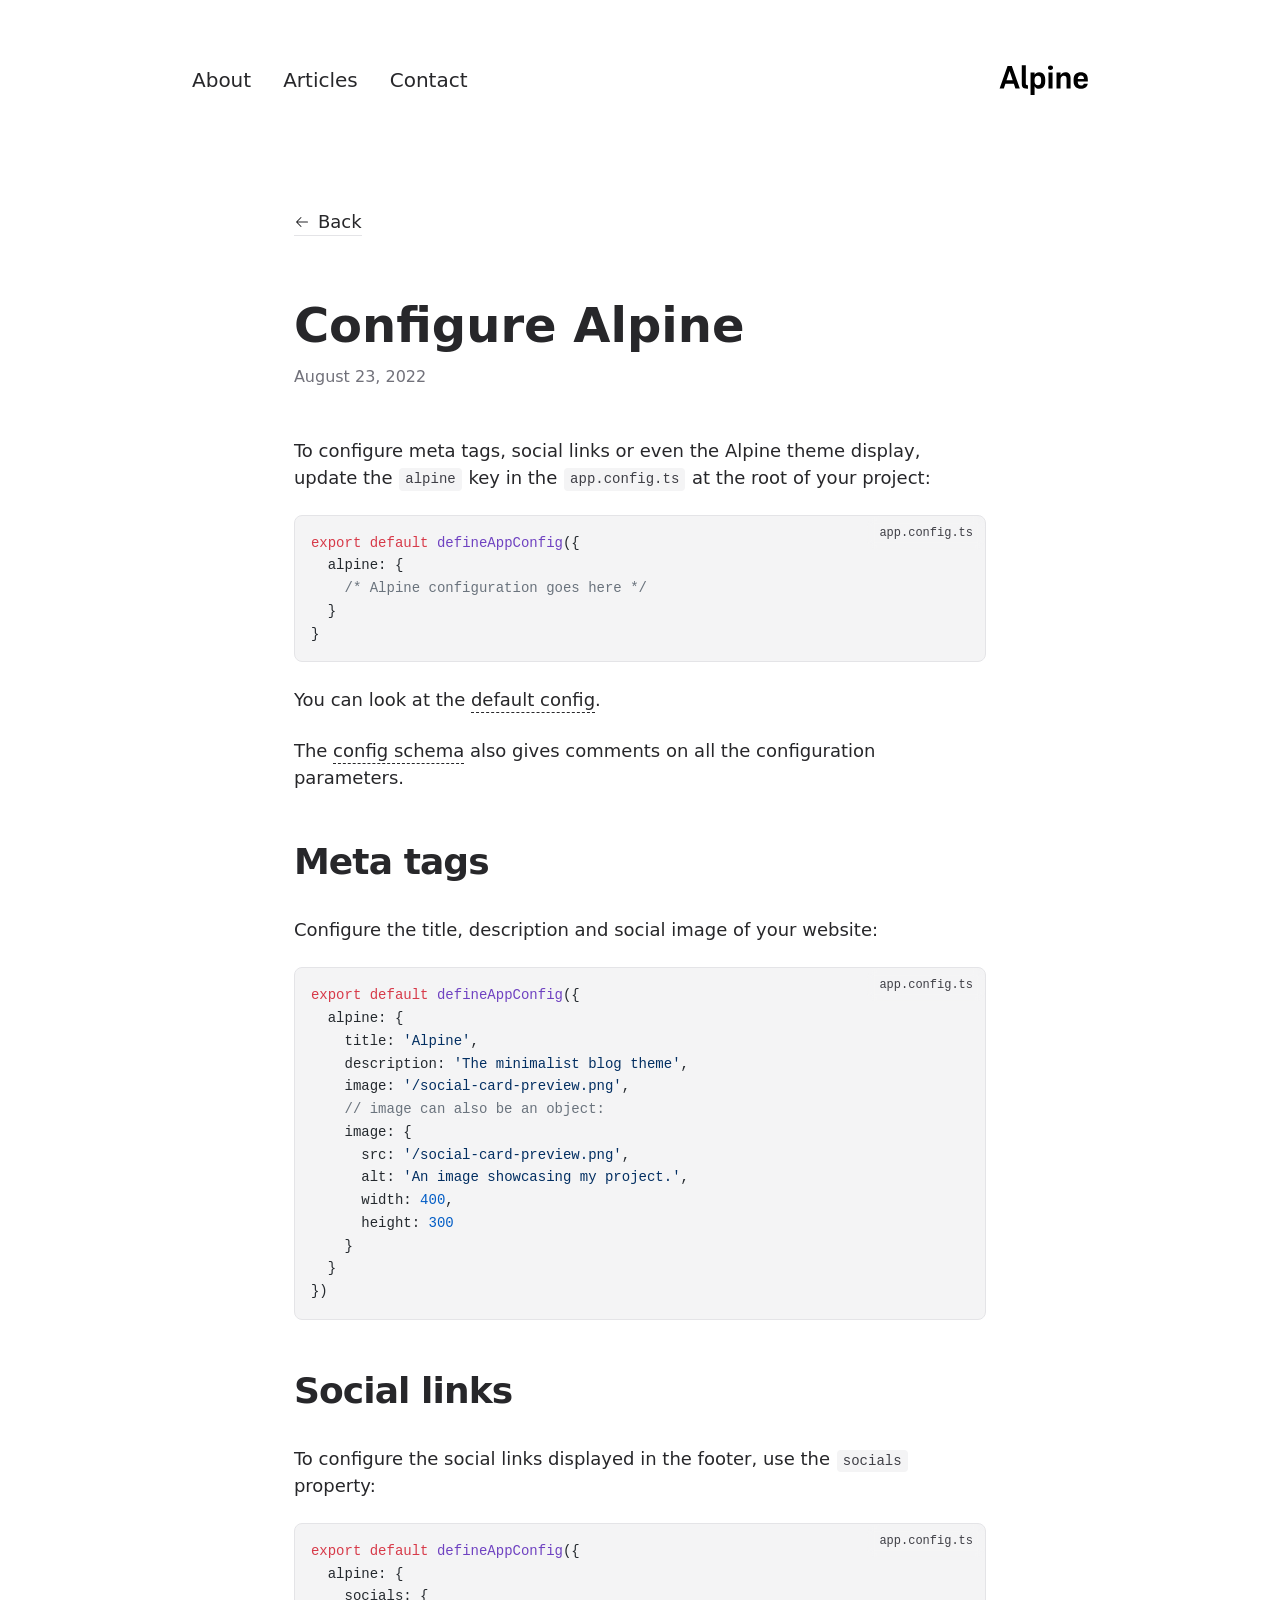
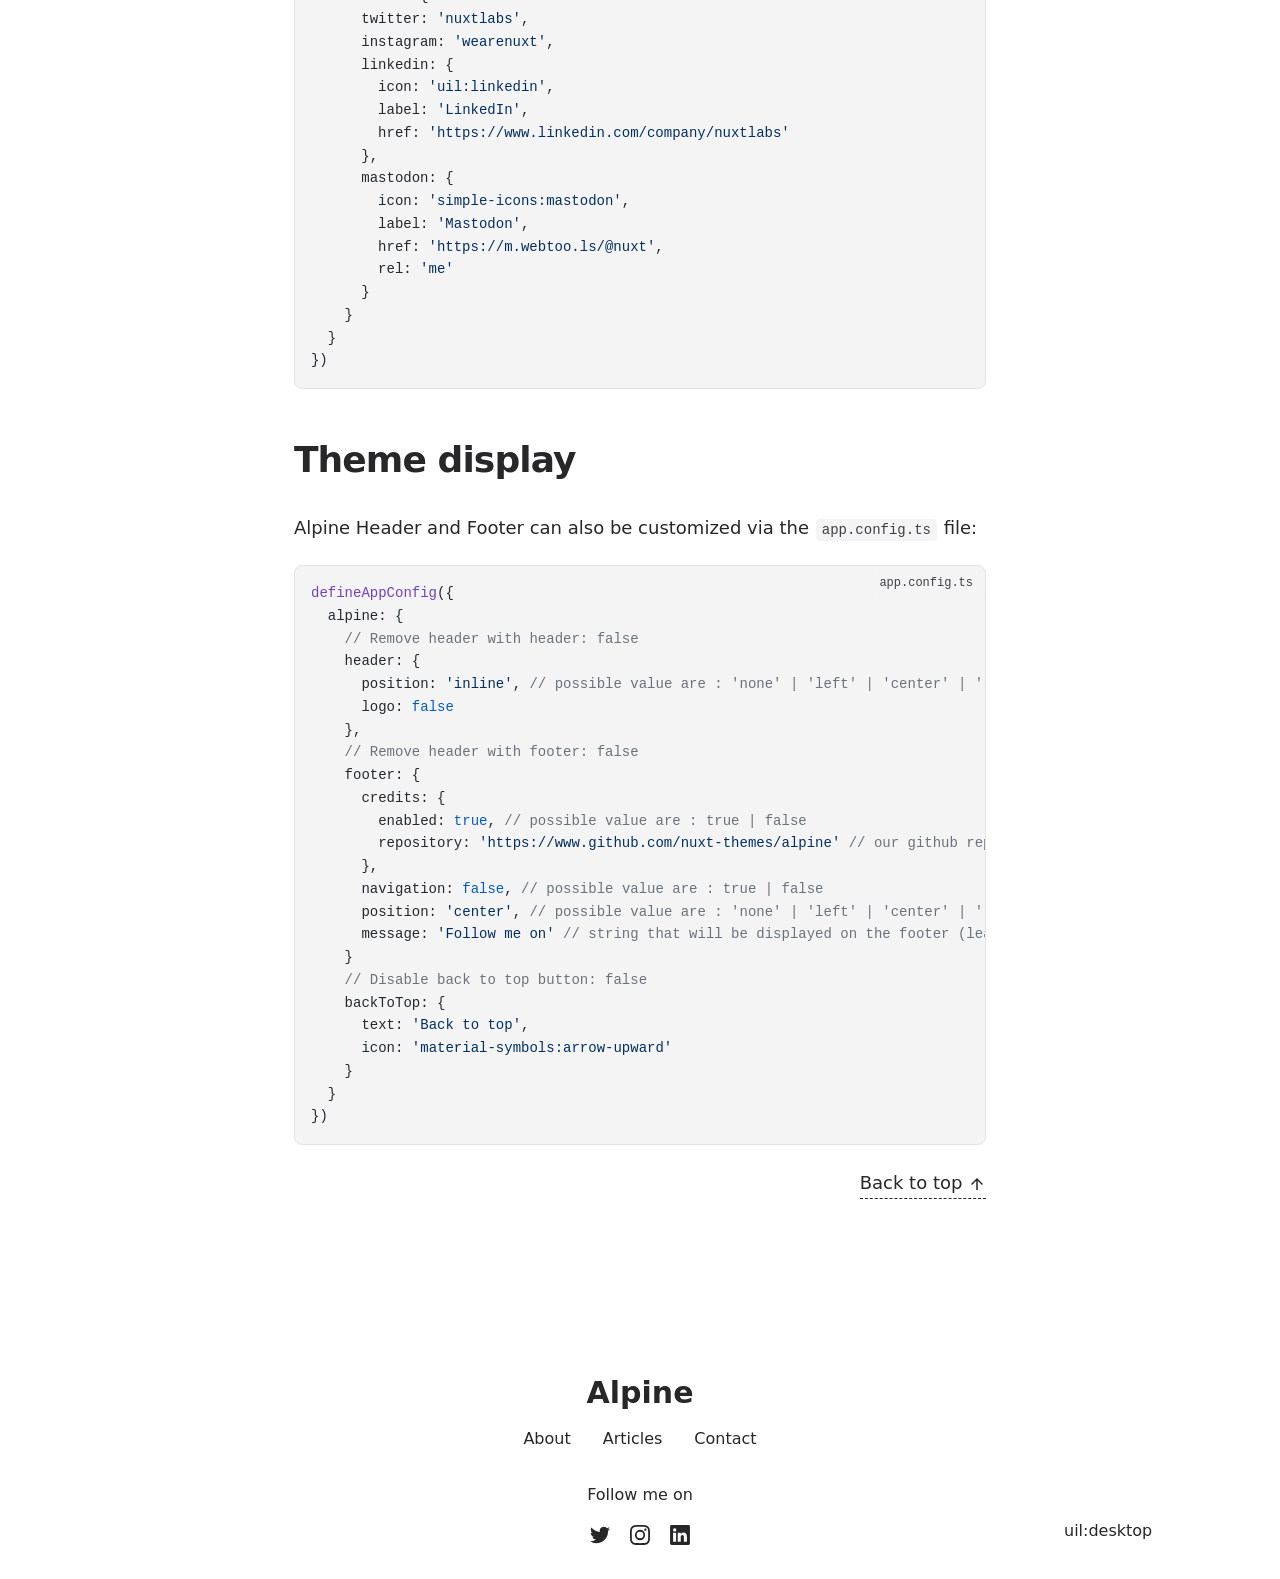
<file: articles/configure/index.html>
<!DOCTYPE html><html  lang="en"><head><meta charset="utf-8">
<meta name="viewport" content="width=device-width, initial-scale=1">
<title>Configure Alpine</title>
<meta name="twitter:card" content="summary_large_image">
<meta property="og:image:width" content="400">
<meta property="og:image:height" content="300">
<meta property="og:image:alt" content="An image showcasing my project.">
<meta property="og:title" content="Configure Alpine">
<meta name="description" content="Learn how to configure Alpine with the app.config.ts file.">
<meta property="og:description" content="Learn how to configure Alpine with the app.config.ts file.">
<meta property="og:image" content="/articles/configure-alpine.webp">
<link rel="preload" as="fetch" crossorigin="anonymous" href="/articles/configure/_payload.json?d62152cf-91c0-4e35-89e6-155e440474e1">
<link rel="stylesheet" href="/_nuxt/entry.BHUUR9sX.css">
<link rel="stylesheet" href="/_nuxt/DocumentDrivenNotFound.dKXr8Q_d.css">
<link rel="stylesheet" href="/_nuxt/article.C8fZ3rVn.css">
<link rel="stylesheet" href="/_nuxt/ProseA.BPeuqILs.css">
<link rel="stylesheet" href="/_nuxt/ProseH1.BzEqoQOv.css">
<link rel="stylesheet" href="/_nuxt/ProseP.DmFLdU43.css">
<link rel="stylesheet" href="/_nuxt/ProseCodeInline.B8Vw9G6c.css">
<link rel="stylesheet" href="/_nuxt/ProsePre.CchFRBtv.css">
<link rel="stylesheet" href="/_nuxt/ProseCode.BCmeJNe9.css">
<link rel="stylesheet" href="/_nuxt/ProseH2.BreDaGAr.css">
<link rel="modulepreload" as="script" crossorigin href="/_nuxt/D3dcLX9h.js">
<link rel="modulepreload" as="script" crossorigin href="/_nuxt/CXb-6SHy.js">
<link rel="modulepreload" as="script" crossorigin href="/_nuxt/Z0oVrkso.js">
<link rel="modulepreload" as="script" crossorigin href="/_nuxt/DOieR-hl.js">
<link rel="modulepreload" as="script" crossorigin href="/_nuxt/zpyr_X4u.js">
<link rel="modulepreload" as="script" crossorigin href="/_nuxt/CT7CpDvl.js">
<link rel="modulepreload" as="script" crossorigin href="/_nuxt/Br549uCX.js">
<link rel="modulepreload" as="script" crossorigin href="/_nuxt/CFXJdzBD.js">
<link rel="modulepreload" as="script" crossorigin href="/_nuxt/GhGh80Cl.js">
<link rel="modulepreload" as="script" crossorigin href="/_nuxt/BcWussCh.js">
<link rel="modulepreload" as="script" crossorigin href="/_nuxt/D4SVkYmW.js">
<link rel="modulepreload" as="script" crossorigin href="/_nuxt/DSBa_TgH.js">
<link rel="modulepreload" as="script" crossorigin href="/_nuxt/BfGDTath.js">
<link rel="modulepreload" as="script" crossorigin href="/_nuxt/ClUVKXgq.js">
<link rel="modulepreload" as="script" crossorigin href="/_nuxt/BPh6p55n.js">
<link rel="modulepreload" as="script" crossorigin href="/_nuxt/BAufFcBm.js">
<link rel="modulepreload" as="script" crossorigin href="/_nuxt/r-gxX_Pp.js">
<link rel="prefetch" as="script" crossorigin href="/_nuxt/CSOtShZJ.js">
<link rel="prefetch" as="script" crossorigin href="/_nuxt/B6ZhTlua.js">
<link rel="prefetch" as="script" crossorigin href="/_nuxt/B-q5Rnmu.js">
<link rel="prefetch" as="style" href="/_nuxt/useStudio.DzA-IoZ4.css">
<link rel="prefetch" as="script" crossorigin href="/_nuxt/Bl1SDdBf.js">
<link rel="prefetch" as="style" href="/_nuxt/error-404.Bwq3Qtp8.css">
<link rel="prefetch" as="script" crossorigin href="/_nuxt/CkLn1yu-.js">
<link rel="prefetch" as="style" href="/_nuxt/error-500.C69HPPxN.css">
<link rel="prefetch" as="script" crossorigin href="/_nuxt/CA2rm5sO.js">
<script type="module" src="/_nuxt/D3dcLX9h.js" crossorigin></script><style id="pinceau-runtime-hydratable">@media{.phy[--]{--puid:SrG1rG-v;}.pv-MJD0sr{max-width:var(--elements-container-maxWidth);padding-left:var(--elements-container-padding-mobile);padding-right:var(--elements-container-padding-mobile);}@media (min-width: 475px){.pv-MJD0sr{padding-left:var(--elements-container-padding-xs);padding-right:var(--elements-container-padding-xs);}}@media (min-width: 640px){.pv-MJD0sr{padding-left:var(--elements-container-padding-sm);padding-right:var(--elements-container-padding-sm);}}@media (min-width: 768px){.pv-MJD0sr{padding-left:var(--elements-container-padding-md);padding-right:var(--elements-container-padding-md);}}} </style><style id="pinceau-theme">@media { :root {--pinceau-mq: initial; --alpine-readableLine: 68ch;--alpine-backdrop-backgroundColor: #f4f4f5b3;--prose-code-inline-padding: 0.2rem 0.375rem 0.2rem 0.375rem;--prose-code-block-backdropFilter: contrast(1);--prose-code-block-border-style: solid;--prose-code-block-border-width: 1px;--prose-tbody-tr-borderBottom-style: dashed;--prose-tbody-tr-borderBottom-width: 1px;--prose-th-textAlign: inherit;--prose-thead-borderBottom-style: solid;--prose-thead-borderBottom-width: 1px;--prose-thead-border-style: solid;--prose-thead-border-width: 0px;--prose-table-textAlign: start;--prose-hr-width: 1px;--prose-hr-style: solid;--prose-li-listStylePosition: outside;--prose-ol-li-markerColor: currentColor;--prose-ol-paddingInlineStart: 21px;--prose-ol-listStyleType: decimal;--prose-ul-li-markerColor: currentColor;--prose-ul-paddingInlineStart: 21px;--prose-ul-listStyleType: disc;--prose-blockquote-border-style: solid;--prose-blockquote-border-width: 4px;--prose-blockquote-quotes: '201C' '201D' '2018' '2019';--prose-blockquote-paddingInlineStart: 24px;--prose-a-code-color-hover: currentColor;--prose-a-code-color-static: currentColor;--prose-a-hasCode-borderBottom: none;--prose-a-border-distance: 2px;--prose-a-border-color-hover: currentColor;--prose-a-border-color-static: currentColor;--prose-a-border-style-hover: solid;--prose-a-border-style-static: dashed;--prose-a-border-width: 1px;--prose-a-color-static: inherit;--prose-a-textDecoration: none;--prose-h6-margin: 3rem 0 2rem;--prose-h5-margin: 3rem 0 2rem;--prose-h4-margin: 3rem 0 2rem;--prose-h3-margin: 3rem 0 2rem;--prose-h2-margin: 3rem 0 2rem;--prose-h1-margin: 0 0 2rem;--prose-p-fontSize: 18px;--typography-lead-loose: 2;--typography-lead-relaxed: 1.625;--typography-lead-normal: 1.5;--typography-lead-snug: 1.375;--typography-lead-tight: 1.25;--typography-lead-none: 1;--typography-lead-10: 2.5rem;--typography-lead-9: 2.25rem;--typography-lead-8: 2rem;--typography-lead-7: 1.75rem;--typography-lead-6: 1.5rem;--typography-lead-5: 1.25rem;--typography-lead-4: 1rem;--typography-lead-3: .75rem;--typography-lead-2: .5rem;--typography-lead-1: .025rem;--typography-fontWeight-black: 900;--typography-fontWeight-extrabold: 800;--typography-fontWeight-bold: 700;--typography-fontWeight-semibold: 600;--typography-fontWeight-medium: 500;--typography-fontWeight-normal: 400;--typography-fontWeight-light: 300;--typography-fontWeight-extralight: 200;--typography-fontWeight-thin: 100;--typography-fontSize-9xl: 128px;--typography-fontSize-8xl: 96px;--typography-fontSize-7xl: 72px;--typography-fontSize-6xl: 60px;--typography-fontSize-5xl: 48px;--typography-fontSize-4xl: 36px;--typography-fontSize-3xl: 30px;--typography-fontSize-2xl: 24px;--typography-fontSize-xl: 20px;--typography-fontSize-lg: 18px;--typography-fontSize-base: 16px;--typography-fontSize-sm: 14px;--typography-fontSize-xs: 12px;--typography-letterSpacing-wide: 0.025em;--typography-letterSpacing-tight: -0.025em;--typography-verticalMargin-base: 24px;--typography-verticalMargin-sm: 16px;--elements-border-secondary-hover: [object Object];--elements-backdrop-background: #fffc;--elements-backdrop-filter: saturate(200%) blur(20px);--elements-container-maxWidth: 64rem;--lead-loose: 2;--lead-relaxed: 1.625;--lead-normal: 1.5;--lead-snug: 1.375;--lead-tight: 1.25;--lead-none: 1;--lead-10: 2.5rem;--lead-9: 2.25rem;--lead-8: 2rem;--lead-7: 1.75rem;--lead-6: 1.5rem;--lead-5: 1.25rem;--lead-4: 1rem;--lead-3: .75rem;--lead-2: .5rem;--lead-1: .025rem;--letterSpacing-widest: 0.1em;--letterSpacing-wider: 0.05em;--letterSpacing-wide: 0.025em;--letterSpacing-normal: 0em;--letterSpacing-tight: -0.025em;--letterSpacing-tighter: -0.05em;--fontSize-9xl: 8rem;--fontSize-8xl: 6rem;--fontSize-7xl: 4.5rem;--fontSize-6xl: 3.75rem;--fontSize-5xl: 3rem;--fontSize-4xl: 2.25rem;--fontSize-3xl: 1.875rem;--fontSize-2xl: 1.5rem;--fontSize-xl: 1.25rem;--fontSize-lg: 1.125rem;--fontSize-base: 1rem;--fontSize-sm: 0.875rem;--fontSize-xs: 0.75rem;--fontWeight-black: 900;--fontWeight-extrabold: 800;--fontWeight-bold: 700;--fontWeight-semibold: 600;--fontWeight-medium: 500;--fontWeight-normal: 400;--fontWeight-light: 300;--fontWeight-extralight: 200;--fontWeight-thin: 100;--font-mono: ui-monospace, SFMono-Regular, Menlo, Monaco, Consolas, Liberation Mono, Courier New, monospace;--font-serif: ui-serif, Georgia, Cambria, Times New Roman, Times, serif;--font-sans: ui-sans-serif, system-ui, -apple-system, BlinkMacSystemFont, Segoe UI, Roboto, Helvetica Neue, Arial, Noto Sans, sans-serif, Apple Color Emoji, Segoe UI Emoji, Segoe UI Symbol, Noto Color Emoji;--opacity-total: 1;--opacity-high: 0.8;--opacity-medium: 0.5;--opacity-soft: 0.3;--opacity-light: 0.15;--opacity-bright: 0.1;--opacity-noOpacity: 0;--borderWidth-lg: 3px;--borderWidth-md: 2px;--borderWidth-sm: 1px;--borderWidth-noBorder: 0;--space-rem-875: 0.875rem;--space-rem-625: 0.625rem;--space-rem-375: 0.375rem;--space-rem-125: 0.125rem;--space-px: 1px;--space-128: 32rem;--space-96: 24rem;--space-80: 20rem;--space-72: 18rem;--space-64: 16rem;--space-60: 15rem;--space-56: 14rem;--space-52: 13rem;--space-48: 12rem;--space-44: 11rem;--space-40: 10rem;--space-36: 9rem;--space-32: 8rem;--space-28: 7rem;--space-24: 6rem;--space-20: 5rem;--space-16: 4rem;--space-14: 3.5rem;--space-12: 3rem;--space-11: 2.75rem;--space-10: 2.5rem;--space-9: 2.25rem;--space-8: 2rem;--space-7: 1.75rem;--space-6: 1.5rem;--space-5: 1.25rem;--space-4: 1rem;--space-3: 0.75rem;--space-2: 0.5rem;--space-1: 0.25rem;--space-0: 0px;--size-full: 100%;--size-7xl: 80rem;--size-6xl: 72rem;--size-5xl: 64rem;--size-4xl: 56rem;--size-3xl: 48rem;--size-2xl: 42rem;--size-xl: 36rem;--size-lg: 32rem;--size-md: 28rem;--size-sm: 24rem;--size-xs: 20rem;--size-200: 200px;--size-104: 104px;--size-80: 80px;--size-64: 64px;--size-56: 56px;--size-48: 48px;--size-40: 40px;--size-32: 32px;--size-24: 24px;--size-20: 20px;--size-16: 16px;--size-12: 12px;--size-8: 8px;--size-6: 6px;--size-4: 4px;--size-2: 2px;--size-0: 0px;--radii-full: 9999px;--radii-3xl: 1.75rem;--radii-2xl: 1.5rem;--radii-xl: 1rem;--radii-lg: 0.75rem;--radii-md: 0.5rem;--radii-sm: 0.375rem;--radii-xs: 0.25rem;--radii-2xs: 0.125rem;--radii-none: 0px;--shadow-none: 0px 0px 0px 0px transparent;--shadow-lg: 0px 10px 15px -3px #000000, 0px 4px 6px -4px #000000;--shadow-md: 0px 4px 6px -1px #000000, 0px 2px 4px -2px #000000;--shadow-sm: 0px 1px 3px 0px #000000, 0px 1px 2px -1px #000000;--shadow-xs: 0px 1px 2px 0px #000000;--height-screen: 100vh;--width-screen: 100vw;--color-primary-900: #002e38;--color-primary-800: #005c70;--color-primary-700: #008aa9;--color-primary-600: #00b9e1;--color-primary-500: #1ad6ff;--color-primary-400: #40ddff;--color-primary-300: #66e4ff;--color-primary-200: #8deaff;--color-primary-100: #b3f1ff;--color-primary-50: #d9f8ff;--color-ruby-900: #380011;--color-ruby-800: #700021;--color-ruby-700: #a90032;--color-ruby-600: #e10043;--color-ruby-500: #ff1a5e;--color-ruby-400: #ff4079;--color-ruby-300: #ff6694;--color-ruby-200: #ff8dae;--color-ruby-100: #ffb3c9;--color-ruby-50: #ffd9e4;--color-pink-900: #380025;--color-pink-800: #70004b;--color-pink-700: #a90070;--color-pink-600: #e10095;--color-pink-500: #ff1ab2;--color-pink-400: #ff40bf;--color-pink-300: #ff66cc;--color-pink-200: #ff8dd8;--color-pink-100: #ffb3e5;--color-pink-50: #ffd9f2;--color-purple-900: #190038;--color-purple-800: #330070;--color-purple-700: #4c00a9;--color-purple-600: #6500e1;--color-purple-500: #811aff;--color-purple-400: #9640ff;--color-purple-300: #ab66ff;--color-purple-200: #c08dff;--color-purple-100: #d5b3ff;--color-purple-50: #ead9ff;--color-royalblue-900: #0b0531;--color-royalblue-800: #160a62;--color-royalblue-700: #211093;--color-royalblue-600: #2c15c4;--color-royalblue-500: #4127e8;--color-royalblue-400: #614bec;--color-royalblue-300: #806ff0;--color-royalblue-200: #a093f3;--color-royalblue-100: #c0b7f7;--color-royalblue-50: #dfdbfb;--color-indigoblue-900: #001238;--color-indigoblue-800: #002370;--color-indigoblue-700: #0035a9;--color-indigoblue-600: #0047e1;--color-indigoblue-500: #1a62ff;--color-indigoblue-400: #407cff;--color-indigoblue-300: #6696ff;--color-indigoblue-200: #8db0ff;--color-indigoblue-100: #b3cbff;--color-indigoblue-50: #d9e5ff;--color-blue-900: #002438;--color-blue-800: #004870;--color-blue-700: #006ca9;--color-blue-600: #0090e1;--color-blue-500: #1aadff;--color-blue-400: #40bbff;--color-blue-300: #66c8ff;--color-blue-200: #8dd6ff;--color-blue-100: #b3e4ff;--color-blue-50: #d9f1ff;--color-lightblue-900: #002e38;--color-lightblue-800: #005c70;--color-lightblue-700: #008aa9;--color-lightblue-600: #00b9e1;--color-lightblue-500: #1ad6ff;--color-lightblue-400: #40ddff;--color-lightblue-300: #66e4ff;--color-lightblue-200: #8deaff;--color-lightblue-100: #b3f1ff;--color-lightblue-50: #d9f8ff;--color-teal-900: #062a28;--color-teal-800: #0b544f;--color-teal-700: #117d77;--color-teal-600: #16a79e;--color-teal-500: #1cd1c6;--color-teal-400: #36e4da;--color-teal-300: #5fe9e1;--color-teal-200: #87efe9;--color-teal-100: #aff4f0;--color-teal-50: #d7faf8;--color-pear-900: #2a2b09;--color-pear-800: #545512;--color-pear-700: #7e801b;--color-pear-600: #a8aa24;--color-pear-500: #d0d32f;--color-pear-400: #d8da52;--color-pear-300: #e0e274;--color-pear-200: #e8e997;--color-pear-100: #eff0ba;--color-pear-50: #f7f8dc;--color-red-900: #380300;--color-red-800: #700700;--color-red-700: #a90a00;--color-red-600: #e10e00;--color-red-500: #ff281a;--color-red-400: #ff4c40;--color-red-300: #ff7066;--color-red-200: #ff948d;--color-red-100: #ffb7b3;--color-red-50: #ffdbd9;--color-orange-900: #381800;--color-orange-800: #702f00;--color-orange-700: #a94700;--color-orange-600: #e15e00;--color-orange-500: #ff7a1a;--color-orange-400: #ff9040;--color-orange-300: #ffa666;--color-orange-200: #ffbd8d;--color-orange-100: #ffd3b3;--color-orange-50: #ffe9d9;--color-yellow-900: #362b03;--color-yellow-800: #6d5605;--color-yellow-700: #a38108;--color-yellow-600: #daac0a;--color-yellow-500: #f5c828;--color-yellow-400: #f7d14c;--color-yellow-300: #f8da70;--color-yellow-200: #fae393;--color-yellow-100: #fcedb7;--color-yellow-50: #fdf6db;--color-green-900: #003f25;--color-green-800: #005e38;--color-green-700: #007e4a;--color-green-600: #009d5d;--color-green-500: #00bd6f;--color-green-400: #00dc82;--color-green-300: #30ffaa;--color-green-200: #83ffcc;--color-green-100: #acffdd;--color-green-50: #d6ffee;--color-gray-900: #18181B;--color-gray-800: #27272A;--color-gray-700: #3f3f46;--color-gray-600: #52525B;--color-gray-500: #71717A;--color-gray-400: #a1a1aa;--color-gray-300: #D4d4d8;--color-gray-200: #e4e4e7;--color-gray-100: #f4f4f5;--color-gray-50: #fafafa;--color-black: #0c0c0d;--color-white: #FFFFFF;--media-portrait: only screen and (orientation: portrait);--media-landscape: only screen and (orientation: landscape);--media-rm: (prefers-reduced-motion: reduce);--media-2xl: (min-width: 1536px);--media-xl: (min-width: 1280px);--media-lg: (min-width: 1024px);--media-md: (min-width: 768px);--media-sm: (min-width: 640px);--media-xs: (min-width: 475px);--alpine-body-color: var(--color-gray-800);--alpine-body-backgroundColor: var(--color-white);--prose-code-inline-fontWeight: var(--typography-fontWeight-normal);--prose-code-inline-fontSize: var(--typography-fontSize-sm);--prose-code-inline-borderRadius: var(--radii-xs);--prose-code-block-pre-padding: var(--typography-verticalMargin-sm);--prose-code-block-margin: var(--typography-verticalMargin-base) 0;--prose-code-block-fontSize: var(--typography-fontSize-sm);--prose-tbody-code-inline-fontSize: var(--typography-fontSize-sm);--prose-tbody-td-padding: var(--typography-verticalMargin-sm);--prose-th-fontWeight: var(--typography-fontWeight-semibold);--prose-th-padding: 0 var(--typography-verticalMargin-sm) var(--typography-verticalMargin-sm) var(--typography-verticalMargin-sm);--prose-table-lineHeight: var(--typography-lead-6);--prose-table-fontSize: var(--typography-fontSize-sm);--prose-table-margin: var(--typography-verticalMargin-base) 0;--prose-hr-margin: var(--typography-verticalMargin-base) 0;--prose-li-margin: var(--typography-verticalMargin-sm) 0;--prose-ol-margin: var(--typography-verticalMargin-base) 0;--prose-ul-margin: var(--typography-verticalMargin-base) 0;--prose-blockquote-margin: var(--typography-verticalMargin-base) 0;--prose-a-code-border-style: var(--prose-a-border-style-static);--prose-a-code-border-width: var(--prose-a-border-width);--prose-a-fontWeight: var(--typography-fontWeight-medium);--prose-img-margin: var(--typography-verticalMargin-base) 0;--prose-strong-fontWeight: var(--typography-fontWeight-semibold);--prose-h6-iconSize: var(--typography-fontSize-base);--prose-h6-fontWeight: var(--typography-fontWeight-semibold);--prose-h6-lineHeight: var(--typography-lead-normal);--prose-h6-fontSize: var(--typography-fontSize-lg);--prose-h5-iconSize: var(--typography-fontSize-lg);--prose-h5-fontWeight: var(--typography-fontWeight-semibold);--prose-h5-lineHeight: var(--typography-lead-snug);--prose-h5-fontSize: var(--typography-fontSize-xl);--prose-h4-iconSize: var(--typography-fontSize-lg);--prose-h4-letterSpacing: var(--typography-letterSpacing-tight);--prose-h4-fontWeight: var(--typography-fontWeight-semibold);--prose-h4-lineHeight: var(--typography-lead-snug);--prose-h4-fontSize: var(--typography-fontSize-2xl);--prose-h3-iconSize: var(--typography-fontSize-xl);--prose-h3-letterSpacing: var(--typography-letterSpacing-tight);--prose-h3-fontWeight: var(--typography-fontWeight-semibold);--prose-h3-lineHeight: var(--typography-lead-snug);--prose-h3-fontSize: var(--typography-fontSize-3xl);--prose-h2-iconSize: var(--typography-fontSize-2xl);--prose-h2-letterSpacing: var(--typography-letterSpacing-tight);--prose-h2-fontWeight: var(--typography-fontWeight-semibold);--prose-h2-lineHeight: var(--typography-lead-tight);--prose-h2-fontSize: var(--typography-fontSize-4xl);--prose-h1-iconSize: var(--typography-fontSize-3xl);--prose-h1-letterSpacing: var(--typography-letterSpacing-tight);--prose-h1-fontWeight: var(--typography-fontWeight-bold);--prose-h1-lineHeight: var(--typography-lead-tight);--prose-h1-fontSize: var(--typography-fontSize-5xl);--prose-p-br-margin: var(--typography-verticalMargin-base) 0 0 0;--prose-p-margin: var(--typography-verticalMargin-base) 0;--prose-p-lineHeight: var(--typography-lead-normal);--typography-color-primary-900: var(--color-primary-900);--typography-color-primary-800: var(--color-primary-800);--typography-color-primary-700: var(--color-primary-700);--typography-color-primary-600: var(--color-primary-600);--typography-color-primary-500: var(--color-primary-500);--typography-color-primary-400: var(--color-primary-400);--typography-color-primary-300: var(--color-primary-300);--typography-color-primary-200: var(--color-primary-200);--typography-color-primary-100: var(--color-primary-100);--typography-color-primary-50: var(--color-primary-50);--typography-font-code: var(--font-mono);--typography-font-body: var(--font-sans);--typography-font-display: var(--font-sans);--typography-body-backgroundColor: var(--color-white);--typography-body-color: var(--color-black);--elements-state-danger-borderColor-secondary: var(--color-red-200);--elements-state-danger-borderColor-primary: var(--color-red-100);--elements-state-danger-backgroundColor-secondary: var(--color-red-100);--elements-state-danger-backgroundColor-primary: var(--color-red-50);--elements-state-danger-color-secondary: var(--color-red-600);--elements-state-danger-color-primary: var(--color-red-500);--elements-state-warning-borderColor-secondary: var(--color-yellow-200);--elements-state-warning-borderColor-primary: var(--color-yellow-100);--elements-state-warning-backgroundColor-secondary: var(--color-yellow-100);--elements-state-warning-backgroundColor-primary: var(--color-yellow-50);--elements-state-warning-color-secondary: var(--color-yellow-700);--elements-state-warning-color-primary: var(--color-yellow-600);--elements-state-success-borderColor-secondary: var(--color-green-200);--elements-state-success-borderColor-primary: var(--color-green-100);--elements-state-success-backgroundColor-secondary: var(--color-green-100);--elements-state-success-backgroundColor-primary: var(--color-green-50);--elements-state-success-color-secondary: var(--color-green-600);--elements-state-success-color-primary: var(--color-green-500);--elements-state-info-borderColor-secondary: var(--color-blue-200);--elements-state-info-borderColor-primary: var(--color-blue-100);--elements-state-info-backgroundColor-secondary: var(--color-blue-100);--elements-state-info-backgroundColor-primary: var(--color-blue-50);--elements-state-info-color-secondary: var(--color-blue-600);--elements-state-info-color-primary: var(--color-blue-500);--elements-state-primary-borderColor-secondary: var(--color-primary-200);--elements-state-primary-borderColor-primary: var(--color-primary-100);--elements-state-primary-backgroundColor-secondary: var(--color-primary-100);--elements-state-primary-backgroundColor-primary: var(--color-primary-50);--elements-state-primary-color-secondary: var(--color-primary-700);--elements-state-primary-color-primary: var(--color-primary-600);--elements-surface-secondary-backgroundColor: var(--color-gray-200);--elements-surface-primary-backgroundColor: var(--color-gray-100);--elements-surface-background-base: var(--color-gray-100);--elements-border-secondary-static: var(--color-gray-200);--elements-border-primary-hover: var(--color-gray-200);--elements-border-primary-static: var(--color-gray-100);--elements-container-padding-md: var(--space-16);--elements-container-padding-sm: var(--space-12);--elements-container-padding-xs: var(--space-8);--elements-container-padding-mobile: var(--space-6);--elements-text-secondary-color-hover: var(--color-gray-700);--elements-text-secondary-color-static: var(--color-gray-500);--elements-text-primary-color-static: var(--color-gray-900);--text-6xl-lineHeight: var(--lead-none);--text-6xl-fontSize: var(--fontSize-6xl);--text-5xl-lineHeight: var(--lead-none);--text-5xl-fontSize: var(--fontSize-5xl);--text-4xl-lineHeight: var(--lead-10);--text-4xl-fontSize: var(--fontSize-4xl);--text-3xl-lineHeight: var(--lead-9);--text-3xl-fontSize: var(--fontSize-3xl);--text-2xl-lineHeight: var(--lead-8);--text-2xl-fontSize: var(--fontSize-2xl);--text-xl-lineHeight: var(--lead-7);--text-xl-fontSize: var(--fontSize-xl);--text-lg-lineHeight: var(--lead-7);--text-lg-fontSize: var(--fontSize-lg);--text-base-lineHeight: var(--lead-6);--text-base-fontSize: var(--fontSize-base);--text-sm-lineHeight: var(--lead-5);--text-sm-fontSize: var(--fontSize-sm);--text-xs-lineHeight: var(--lead-4);--text-xs-fontSize: var(--fontSize-xs);--shadow-2xl: 0px 25px 50px -12px var(--color-gray-900);--shadow-xl: 0px 20px 25px -5px var(--color-gray-400), 0px 8px 10px -6px #000000;--color-secondary-900: var(--color-gray-900);--color-secondary-800: var(--color-gray-800);--color-secondary-700: var(--color-gray-700);--color-secondary-600: var(--color-gray-600);--color-secondary-500: var(--color-gray-500);--color-secondary-400: var(--color-gray-400);--color-secondary-300: var(--color-gray-300);--color-secondary-200: var(--color-gray-200);--color-secondary-100: var(--color-gray-100);--color-secondary-50: var(--color-gray-50);--prose-a-code-background-hover: var(--typography-color-primary-50);--prose-a-code-border-color-hover: var(--typography-color-primary-500);--prose-a-color-hover: var(--typography-color-primary-500);--typography-color-secondary-900: var(--color-secondary-900);--typography-color-secondary-800: var(--color-secondary-800);--typography-color-secondary-700: var(--color-secondary-700);--typography-color-secondary-600: var(--color-secondary-600);--typography-color-secondary-500: var(--color-secondary-500);--typography-color-secondary-400: var(--color-secondary-400);--typography-color-secondary-300: var(--color-secondary-300);--typography-color-secondary-200: var(--color-secondary-200);--typography-color-secondary-100: var(--color-secondary-100);--typography-color-secondary-50: var(--color-secondary-50);--prose-code-inline-backgroundColor: var(--typography-color-secondary-100);--prose-code-inline-color: var(--typography-color-secondary-700);--prose-code-block-backgroundColor: var(--typography-color-secondary-100);--prose-code-block-color: var(--typography-color-secondary-700);--prose-code-block-border-color: var(--typography-color-secondary-200);--prose-tbody-tr-borderBottom-color: var(--typography-color-secondary-200);--prose-th-color: var(--typography-color-secondary-600);--prose-thead-borderBottom-color: var(--typography-color-secondary-200);--prose-thead-border-color: var(--typography-color-secondary-300);--prose-hr-color: var(--typography-color-secondary-200);--prose-blockquote-border-color: var(--typography-color-secondary-200);--prose-blockquote-color: var(--typography-color-secondary-500);--prose-a-code-border-color-static: var(--typography-color-secondary-400); } }@media { :root.dark {--pinceau-mq: dark; --alpine-backdrop-backgroundColor: #18181bb3;--prose-code-block-backdropFilter: contrast(1);--prose-ol-li-markerColor: currentColor;--prose-ul-li-markerColor: currentColor;--prose-a-code-color-hover: currentColor;--prose-a-code-color-static: currentColor;--prose-a-border-color-hover: currentColor;--prose-a-border-color-static: currentColor;--prose-a-color-static: inherit;--elements-backdrop-background: #0c0d0ccc;--alpine-body-color: var(--color-gray-200);--alpine-body-backgroundColor: var(--color-black);--typography-body-backgroundColor: var(--color-black);--typography-body-color: var(--color-white);--elements-state-danger-borderColor-secondary: var(--color-red-700);--elements-state-danger-borderColor-primary: var(--color-red-800);--elements-state-danger-backgroundColor-secondary: var(--color-red-800);--elements-state-danger-backgroundColor-primary: var(--color-red-900);--elements-state-danger-color-secondary: var(--color-red-200);--elements-state-danger-color-primary: var(--color-red-300);--elements-state-warning-borderColor-secondary: var(--color-yellow-700);--elements-state-warning-borderColor-primary: var(--color-yellow-800);--elements-state-warning-backgroundColor-secondary: var(--color-yellow-800);--elements-state-warning-backgroundColor-primary: var(--color-yellow-900);--elements-state-warning-color-secondary: var(--color-yellow-200);--elements-state-warning-color-primary: var(--color-yellow-400);--elements-state-success-borderColor-secondary: var(--color-green-700);--elements-state-success-borderColor-primary: var(--color-green-800);--elements-state-success-backgroundColor-secondary: var(--color-green-800);--elements-state-success-backgroundColor-primary: var(--color-green-900);--elements-state-success-color-secondary: var(--color-green-200);--elements-state-success-color-primary: var(--color-green-400);--elements-state-info-borderColor-secondary: var(--color-blue-700);--elements-state-info-borderColor-primary: var(--color-blue-800);--elements-state-info-backgroundColor-secondary: var(--color-blue-800);--elements-state-info-backgroundColor-primary: var(--color-blue-900);--elements-state-info-color-secondary: var(--color-blue-200);--elements-state-info-color-primary: var(--color-blue-400);--elements-state-primary-borderColor-secondary: var(--color-primary-700);--elements-state-primary-borderColor-primary: var(--color-primary-800);--elements-state-primary-backgroundColor-secondary: var(--color-primary-800);--elements-state-primary-backgroundColor-primary: var(--color-primary-900);--elements-state-primary-color-secondary: var(--color-primary-200);--elements-state-primary-color-primary: var(--color-primary-400);--elements-surface-secondary-backgroundColor: var(--color-gray-800);--elements-surface-primary-backgroundColor: var(--color-gray-900);--elements-surface-background-base: var(--color-gray-900);--elements-border-secondary-static: var(--color-gray-800);--elements-border-primary-hover: var(--color-gray-800);--elements-border-primary-static: var(--color-gray-900);--elements-text-secondary-color-hover: var(--color-gray-200);--elements-text-secondary-color-static: var(--color-gray-400);--elements-text-primary-color-static: var(--color-gray-50);--prose-a-code-background-hover: var(--typography-color-primary-900);--prose-a-code-border-color-hover: var(--typography-color-primary-600);--prose-a-color-hover: var(--typography-color-primary-400);--prose-code-inline-backgroundColor: var(--typography-color-secondary-800);--prose-code-inline-color: var(--typography-color-secondary-200);--prose-code-block-backgroundColor: var(--typography-color-secondary-900);--prose-code-block-color: var(--typography-color-secondary-200);--prose-code-block-border-color: var(--typography-color-secondary-800);--prose-tbody-tr-borderBottom-color: var(--typography-color-secondary-800);--prose-th-color: var(--typography-color-secondary-400);--prose-thead-borderBottom-color: var(--typography-color-secondary-800);--prose-thead-border-color: var(--typography-color-secondary-600);--prose-hr-color: var(--typography-color-secondary-800);--prose-blockquote-border-color: var(--typography-color-secondary-700);--prose-blockquote-color: var(--typography-color-secondary-400);--prose-a-code-border-color-static: var(--typography-color-secondary-600); } }</style><script>"use strict";(()=>{const a=window,e=document.documentElement,c=window.localStorage,d=["dark","light"],n=c&&c.getItem&&c.getItem("nuxt-color-mode")||"system";let l=n==="system"?f():n;const i=e.getAttribute("data-color-mode-forced");i&&(l=i),r(l),a["__NUXT_COLOR_MODE__"]={preference:n,value:l,getColorScheme:f,addColorScheme:r,removeColorScheme:u};function r(o){const t=""+o+"",s="";e.classList?e.classList.add(t):e.className+=" "+t,s&&e.setAttribute("data-"+s,o)}function u(o){const t=""+o+"",s="";e.classList?e.classList.remove(t):e.className=e.className.replace(new RegExp(t,"g"),""),s&&e.removeAttribute("data-"+s)}function m(o){return a.matchMedia("(prefers-color-scheme"+o+")")}function f(){if(a.matchMedia&&m("").media!=="not all"){for(const o of d)if(m(":"+o).matches)return o}return"light"}})();
</script></head><body><div id="__nuxt"><div class="container pv-MJD0sr pc-SrG1rG app-layout" data-v-081e7652 data-v-701e7c68><!--[--><div class="nuxt-progress" style="width:0%;height:3px;opacity:0;background-size:Infinity% auto;" data-v-081e7652></div><header class="right" data-v-081e7652 data-v-4f8c7488><div class="menu" data-v-4f8c7488><button aria-label="Navigation Menu" data-v-4f8c7488><svg width="24" height="24" viewBox="0 0 68 68" fill="currentColor" xmlns="http://www.w3.org/2000/svg" data-v-4f8c7488><path d="M8 34C8 32.1362 8 31.2044 8.30448 30.4693C8.71046 29.4892 9.48915 28.7105 10.4693 28.3045C11.2044 28 12.1362 28 14 28C15.8638 28 16.7956 28 17.5307 28.3045C18.5108 28.7105 19.2895 29.4892 19.6955 30.4693C20 31.2044 20 32.1362 20 34C20 35.8638 20 36.7956 19.6955 37.5307C19.2895 38.5108 18.5108 39.2895 17.5307 39.6955C16.7956 40 15.8638 40 14 40C12.1362 40 11.2044 40 10.4693 39.6955C9.48915 39.2895 8.71046 38.5108 8.30448 37.5307C8 36.7956 8 35.8638 8 34Z" data-v-4f8c7488></path><path d="M28 34C28 32.1362 28 31.2044 28.3045 30.4693C28.7105 29.4892 29.4892 28.7105 30.4693 28.3045C31.2044 28 32.1362 28 34 28C35.8638 28 36.7956 28 37.5307 28.3045C38.5108 28.7105 39.2895 29.4892 39.6955 30.4693C40 31.2044 40 32.1362 40 34C40 35.8638 40 36.7956 39.6955 37.5307C39.2895 38.5108 38.5108 39.2895 37.5307 39.6955C36.7956 40 35.8638 40 34 40C32.1362 40 31.2044 40 30.4693 39.6955C29.4892 39.2895 28.7105 38.5108 28.3045 37.5307C28 36.7956 28 35.8638 28 34Z" data-v-4f8c7488></path><path d="M48 34C48 32.1362 48 31.2044 48.3045 30.4693C48.7105 29.4892 49.4892 28.7105 50.4693 28.3045C51.2044 28 52.1362 28 54 28C55.8638 28 56.7956 28 57.5307 28.3045C58.5108 28.7105 59.2895 29.4892 59.6955 30.4693C60 31.2044 60 32.1362 60 34C60 35.8638 60 36.7956 59.6955 37.5307C59.2895 38.5108 58.5108 39.2895 57.5307 39.6955C56.7956 40 55.8638 40 54 40C52.1362 40 51.2044 40 50.4693 39.6955C49.4892 39.2895 48.7105 38.5108 48.3045 37.5307C48 36.7956 48 35.8638 48 34Z" data-v-4f8c7488></path></svg></button></div><div class="overlay" data-v-4f8c7488><nav data-v-4f8c7488 data-v-d3076bf1><ul data-v-d3076bf1><!--[--><li data-v-d3076bf1><a href="/" class="" data-v-d3076bf1><span class="underline-fx" data-v-d3076bf1></span> About</a></li><li data-v-d3076bf1><a href="/articles" class="" data-v-d3076bf1><span class="underline-fx" data-v-d3076bf1></span> Articles</a></li><li data-v-d3076bf1><a href="/contact" class="" data-v-d3076bf1><span class="underline-fx" data-v-d3076bf1></span> Contact</a></li><!--]--></ul></nav></div><div class="logo" data-v-4f8c7488><a href="/" class="" data-v-4f8c7488><img src="/logo-dark.svg" class="dark-img" alt="alpine" width="89" height="31" data-v-4f8c7488><img src="/logo.svg" class="light-img" alt="alpine" width="89" height="31" data-v-4f8c7488></a></div><div class="main-nav" data-v-4f8c7488><nav data-v-4f8c7488 data-v-d3076bf1><ul data-v-d3076bf1><!--[--><li data-v-d3076bf1><a href="/" class="" data-v-d3076bf1><span class="underline-fx" data-v-d3076bf1></span> About</a></li><li data-v-d3076bf1><a href="/articles" class="" data-v-d3076bf1><span class="underline-fx" data-v-d3076bf1></span> Articles</a></li><li data-v-d3076bf1><a href="/contact" class="" data-v-d3076bf1><span class="underline-fx" data-v-d3076bf1></span> Contact</a></li><!--]--></ul></nav></div></header><!--[--><div class="document-driven-page"><article data-v-619c0db5><a href="/articles" class="back" data-v-619c0db5><svg xmlns="http://www.w3.org/2000/svg" xmlns:xlink="http://www.w3.org/1999/xlink" aria-hidden="true" role="img" class="icon" data-v-619c0db5 style="" width="1em" height="1em" viewBox="0 0 256 256" data-v-0c0f7b63><path fill="currentColor" d="M224 128a8 8 0 0 1-8 8H59.31l58.35 58.34a8 8 0 0 1-11.32 11.32l-72-72a8 8 0 0 1 0-11.32l72-72a8 8 0 0 1 11.32 11.32L59.31 120H216a8 8 0 0 1 8 8"/></svg><span data-v-619c0db5> Back </span></a><header data-v-619c0db5><h1 class="title" data-v-619c0db5>Configure Alpine</h1><time datetime="2022-08-23T00:00:00.000Z" data-v-619c0db5>August 23, 2022</time></header><div class="prose" data-v-619c0db5><!--[--><div><h1 id="configure-alpine" data-v-d0c59357><a aria-current="page" href="/articles/configure#configure-alpine" class="router-link-active router-link-exact-active" data-v-d0c59357><!--[-->Configure Alpine<!--]--><!----></a></h1><p data-v-200646ed><!--[-->To configure meta tags, social links or even the Alpine theme display, update the <code class="" data-v-adbe12ee><!--[-->alpine<!--]--></code> key in the <code class="" data-v-adbe12ee><!--[-->app.config.ts<!--]--></code> at the root of your project:<!--]--></p><div class="highlight-ts prose-code" meta data-v-35e30453><span class="filename" data-v-35e30453>app.config.ts</span><!--[--><pre class="language-ts shiki shiki-themes github-light github-dark" style=""><!--[--><code><span class="line" line="1"><span style="--shiki-default:#D73A49;--shiki-dark:#F97583">export</span><span style="--shiki-default:#D73A49;--shiki-dark:#F97583"> default</span><span style="--shiki-default:#6F42C1;--shiki-dark:#B392F0"> defineAppConfig</span><span style="--shiki-default:#24292E;--shiki-dark:#E1E4E8">({
</span></span><span class="line" line="2"><span style="--shiki-default:#24292E;--shiki-dark:#E1E4E8">  alpine: {
</span></span><span class="line" line="3"><span style="--shiki-default:#6A737D;--shiki-dark:#6A737D">    /* Alpine configuration goes here */
</span></span><span class="line" line="4"><span style="--shiki-default:#24292E;--shiki-dark:#E1E4E8">  }
</span></span><span class="line" line="5"><span style="--shiki-default:#24292E;--shiki-dark:#E1E4E8">}
</span></span></code><!--]--></pre><!--]--><button class="copy-button" data-v-35e30453 data-v-b93099fd><span class="sr-only" data-v-b93099fd>Copy to clipboard</span><span class="icon-wrapper" data-v-b93099fd><svg xmlns="http://www.w3.org/2000/svg" xmlns:xlink="http://www.w3.org/1999/xlink" aria-hidden="true" role="img" class="icon" data-v-b93099fd style="" width="18px" height="18px" viewBox="0 0 256 256" data-v-0c0f7b63><path fill="currentColor" d="M216 32H88a8 8 0 0 0-8 8v40H40a8 8 0 0 0-8 8v128a8 8 0 0 0 8 8h128a8 8 0 0 0 8-8v-40h40a8 8 0 0 0 8-8V40a8 8 0 0 0-8-8m-56 176H48V96h112Zm48-48h-32V88a8 8 0 0 0-8-8H96V48h112Z"/></svg></span></button></div><p data-v-200646ed><!--[-->You can look at the <a href="https://github.com/nuxt-themes/alpine/tree/main/app.config.ts" rel="nofollow" data-v-6d386a74><!--[-->default config<!--]--></a>.<!--]--></p><p data-v-200646ed><!--[-->The <a href="https://github.com/nuxt-themes/alpine/tree/main/app.config.ts" rel="nofollow" data-v-6d386a74><!--[-->config schema<!--]--></a> also gives comments on all the configuration parameters.<!--]--></p><h2 id="meta-tags" data-v-484640eb><a aria-current="page" href="/articles/configure#meta-tags" class="router-link-active router-link-exact-active" data-v-484640eb><!--[-->Meta tags<!--]--><!----></a></h2><p data-v-200646ed><!--[-->Configure the title, description and social image of your website:<!--]--></p><div class="highlight-ts prose-code" meta data-v-35e30453><span class="filename" data-v-35e30453>app.config.ts</span><!--[--><pre class="language-ts shiki shiki-themes github-light github-dark" style=""><!--[--><code><span class="line" line="1"><span style="--shiki-default:#D73A49;--shiki-dark:#F97583">export</span><span style="--shiki-default:#D73A49;--shiki-dark:#F97583"> default</span><span style="--shiki-default:#6F42C1;--shiki-dark:#B392F0"> defineAppConfig</span><span style="--shiki-default:#24292E;--shiki-dark:#E1E4E8">({
</span></span><span class="line" line="2"><span style="--shiki-default:#24292E;--shiki-dark:#E1E4E8">  alpine: {
</span></span><span class="line" line="3"><span style="--shiki-default:#24292E;--shiki-dark:#E1E4E8">    title: </span><span style="--shiki-default:#032F62;--shiki-dark:#9ECBFF">&#39;Alpine&#39;</span><span style="--shiki-default:#24292E;--shiki-dark:#E1E4E8">,
</span></span><span class="line" line="4"><span style="--shiki-default:#24292E;--shiki-dark:#E1E4E8">    description: </span><span style="--shiki-default:#032F62;--shiki-dark:#9ECBFF">&#39;The minimalist blog theme&#39;</span><span style="--shiki-default:#24292E;--shiki-dark:#E1E4E8">,
</span></span><span class="line" line="5"><span style="--shiki-default:#24292E;--shiki-dark:#E1E4E8">    image: </span><span style="--shiki-default:#032F62;--shiki-dark:#9ECBFF">&#39;/social-card-preview.png&#39;</span><span style="--shiki-default:#24292E;--shiki-dark:#E1E4E8">,
</span></span><span class="line" line="6"><span style="--shiki-default:#6A737D;--shiki-dark:#6A737D">    // image can also be an object:
</span></span><span class="line" line="7"><span style="--shiki-default:#24292E;--shiki-dark:#E1E4E8">    image: {
</span></span><span class="line" line="8"><span style="--shiki-default:#24292E;--shiki-dark:#E1E4E8">      src: </span><span style="--shiki-default:#032F62;--shiki-dark:#9ECBFF">&#39;/social-card-preview.png&#39;</span><span style="--shiki-default:#24292E;--shiki-dark:#E1E4E8">,
</span></span><span class="line" line="9"><span style="--shiki-default:#24292E;--shiki-dark:#E1E4E8">      alt: </span><span style="--shiki-default:#032F62;--shiki-dark:#9ECBFF">&#39;An image showcasing my project.&#39;</span><span style="--shiki-default:#24292E;--shiki-dark:#E1E4E8">,
</span></span><span class="line" line="10"><span style="--shiki-default:#24292E;--shiki-dark:#E1E4E8">      width: </span><span style="--shiki-default:#005CC5;--shiki-dark:#79B8FF">400</span><span style="--shiki-default:#24292E;--shiki-dark:#E1E4E8">,
</span></span><span class="line" line="11"><span style="--shiki-default:#24292E;--shiki-dark:#E1E4E8">      height: </span><span style="--shiki-default:#005CC5;--shiki-dark:#79B8FF">300
</span></span><span class="line" line="12"><span style="--shiki-default:#24292E;--shiki-dark:#E1E4E8">    }
</span></span><span class="line" line="13"><span style="--shiki-default:#24292E;--shiki-dark:#E1E4E8">  }
</span></span><span class="line" line="14"><span style="--shiki-default:#24292E;--shiki-dark:#E1E4E8">})
</span></span></code><!--]--></pre><!--]--><button class="copy-button" data-v-35e30453 data-v-b93099fd><span class="sr-only" data-v-b93099fd>Copy to clipboard</span><span class="icon-wrapper" data-v-b93099fd><svg xmlns="http://www.w3.org/2000/svg" xmlns:xlink="http://www.w3.org/1999/xlink" aria-hidden="true" role="img" class="icon" data-v-b93099fd style="" width="18px" height="18px" viewBox="0 0 256 256" data-v-0c0f7b63><path fill="currentColor" d="M216 32H88a8 8 0 0 0-8 8v40H40a8 8 0 0 0-8 8v128a8 8 0 0 0 8 8h128a8 8 0 0 0 8-8v-40h40a8 8 0 0 0 8-8V40a8 8 0 0 0-8-8m-56 176H48V96h112Zm48-48h-32V88a8 8 0 0 0-8-8H96V48h112Z"/></svg></span></button></div><h2 id="social-links" data-v-484640eb><a aria-current="page" href="/articles/configure#social-links" class="router-link-active router-link-exact-active" data-v-484640eb><!--[-->Social links<!--]--><!----></a></h2><p data-v-200646ed><!--[-->To configure the social links displayed in the footer, use the <code class="" data-v-adbe12ee><!--[-->socials<!--]--></code> property:<!--]--></p><div class="highlight-ts prose-code" meta data-v-35e30453><span class="filename" data-v-35e30453>app.config.ts</span><!--[--><pre class="language-ts shiki shiki-themes github-light github-dark" style=""><!--[--><code><span class="line" line="1"><span style="--shiki-default:#D73A49;--shiki-dark:#F97583">export</span><span style="--shiki-default:#D73A49;--shiki-dark:#F97583"> default</span><span style="--shiki-default:#6F42C1;--shiki-dark:#B392F0"> defineAppConfig</span><span style="--shiki-default:#24292E;--shiki-dark:#E1E4E8">({
</span></span><span class="line" line="2"><span style="--shiki-default:#24292E;--shiki-dark:#E1E4E8">  alpine: {
</span></span><span class="line" line="3"><span style="--shiki-default:#24292E;--shiki-dark:#E1E4E8">    socials: {
</span></span><span class="line" line="4"><span style="--shiki-default:#24292E;--shiki-dark:#E1E4E8">      twitter: </span><span style="--shiki-default:#032F62;--shiki-dark:#9ECBFF">&#39;nuxtlabs&#39;</span><span style="--shiki-default:#24292E;--shiki-dark:#E1E4E8">,
</span></span><span class="line" line="5"><span style="--shiki-default:#24292E;--shiki-dark:#E1E4E8">      instagram: </span><span style="--shiki-default:#032F62;--shiki-dark:#9ECBFF">&#39;wearenuxt&#39;</span><span style="--shiki-default:#24292E;--shiki-dark:#E1E4E8">,
</span></span><span class="line" line="6"><span style="--shiki-default:#24292E;--shiki-dark:#E1E4E8">      linkedin: {
</span></span><span class="line" line="7"><span style="--shiki-default:#24292E;--shiki-dark:#E1E4E8">        icon: </span><span style="--shiki-default:#032F62;--shiki-dark:#9ECBFF">&#39;uil:linkedin&#39;</span><span style="--shiki-default:#24292E;--shiki-dark:#E1E4E8">,
</span></span><span class="line" line="8"><span style="--shiki-default:#24292E;--shiki-dark:#E1E4E8">        label: </span><span style="--shiki-default:#032F62;--shiki-dark:#9ECBFF">&#39;LinkedIn&#39;</span><span style="--shiki-default:#24292E;--shiki-dark:#E1E4E8">,
</span></span><span class="line" line="9"><span style="--shiki-default:#24292E;--shiki-dark:#E1E4E8">        href: </span><span style="--shiki-default:#032F62;--shiki-dark:#9ECBFF">&#39;https://www.linkedin.com/company/nuxtlabs&#39;
</span></span><span class="line" line="10"><span style="--shiki-default:#24292E;--shiki-dark:#E1E4E8">      },
</span></span><span class="line" line="11"><span style="--shiki-default:#24292E;--shiki-dark:#E1E4E8">      mastodon: {
</span></span><span class="line" line="12"><span style="--shiki-default:#24292E;--shiki-dark:#E1E4E8">        icon: </span><span style="--shiki-default:#032F62;--shiki-dark:#9ECBFF">&#39;simple-icons:mastodon&#39;</span><span style="--shiki-default:#24292E;--shiki-dark:#E1E4E8">,
</span></span><span class="line" line="13"><span style="--shiki-default:#24292E;--shiki-dark:#E1E4E8">        label: </span><span style="--shiki-default:#032F62;--shiki-dark:#9ECBFF">&#39;Mastodon&#39;</span><span style="--shiki-default:#24292E;--shiki-dark:#E1E4E8">,
</span></span><span class="line" line="14"><span style="--shiki-default:#24292E;--shiki-dark:#E1E4E8">        href: </span><span style="--shiki-default:#032F62;--shiki-dark:#9ECBFF">&#39;https://m.webtoo.ls/@nuxt&#39;</span><span style="--shiki-default:#24292E;--shiki-dark:#E1E4E8">,
</span></span><span class="line" line="15"><span style="--shiki-default:#24292E;--shiki-dark:#E1E4E8">        rel: </span><span style="--shiki-default:#032F62;--shiki-dark:#9ECBFF">&#39;me&#39;
</span></span><span class="line" line="16"><span style="--shiki-default:#24292E;--shiki-dark:#E1E4E8">      }
</span></span><span class="line" line="17"><span style="--shiki-default:#24292E;--shiki-dark:#E1E4E8">    }
</span></span><span class="line" line="18"><span style="--shiki-default:#24292E;--shiki-dark:#E1E4E8">  }
</span></span><span class="line" line="19"><span style="--shiki-default:#24292E;--shiki-dark:#E1E4E8">})
</span></span></code><!--]--></pre><!--]--><button class="copy-button" data-v-35e30453 data-v-b93099fd><span class="sr-only" data-v-b93099fd>Copy to clipboard</span><span class="icon-wrapper" data-v-b93099fd><svg xmlns="http://www.w3.org/2000/svg" xmlns:xlink="http://www.w3.org/1999/xlink" aria-hidden="true" role="img" class="icon" data-v-b93099fd style="" width="18px" height="18px" viewBox="0 0 256 256" data-v-0c0f7b63><path fill="currentColor" d="M216 32H88a8 8 0 0 0-8 8v40H40a8 8 0 0 0-8 8v128a8 8 0 0 0 8 8h128a8 8 0 0 0 8-8v-40h40a8 8 0 0 0 8-8V40a8 8 0 0 0-8-8m-56 176H48V96h112Zm48-48h-32V88a8 8 0 0 0-8-8H96V48h112Z"/></svg></span></button></div><h2 id="theme-display" data-v-484640eb><a aria-current="page" href="/articles/configure#theme-display" class="router-link-active router-link-exact-active" data-v-484640eb><!--[-->Theme display<!--]--><!----></a></h2><p data-v-200646ed><!--[-->Alpine Header and Footer can also be customized via the <code class="" data-v-adbe12ee><!--[-->app.config.ts<!--]--></code> file:<!--]--></p><div class="highlight-ts prose-code" meta data-v-35e30453><span class="filename" data-v-35e30453>app.config.ts</span><!--[--><pre class="language-ts shiki shiki-themes github-light github-dark" style=""><!--[--><code><span class="line" line="1"><span style="--shiki-default:#6F42C1;--shiki-dark:#B392F0">defineAppConfig</span><span style="--shiki-default:#24292E;--shiki-dark:#E1E4E8">({
</span></span><span class="line" line="2"><span style="--shiki-default:#24292E;--shiki-dark:#E1E4E8">  alpine: {
</span></span><span class="line" line="3"><span style="--shiki-default:#6A737D;--shiki-dark:#6A737D">    // Remove header with header: false
</span></span><span class="line" line="4"><span style="--shiki-default:#24292E;--shiki-dark:#E1E4E8">    header: {
</span></span><span class="line" line="5"><span style="--shiki-default:#24292E;--shiki-dark:#E1E4E8">      position: </span><span style="--shiki-default:#032F62;--shiki-dark:#9ECBFF">&#39;inline&#39;</span><span style="--shiki-default:#24292E;--shiki-dark:#E1E4E8">, </span><span style="--shiki-default:#6A737D;--shiki-dark:#6A737D">// possible value are : &#39;none&#39; | &#39;left&#39; | &#39;center&#39; | &#39;right&#39; | &#39;inline&#39;
</span></span><span class="line" line="6"><span style="--shiki-default:#24292E;--shiki-dark:#E1E4E8">      logo: </span><span style="--shiki-default:#005CC5;--shiki-dark:#79B8FF">false
</span></span><span class="line" line="7"><span style="--shiki-default:#24292E;--shiki-dark:#E1E4E8">    },
</span></span><span class="line" line="8"><span style="--shiki-default:#6A737D;--shiki-dark:#6A737D">    // Remove header with footer: false
</span></span><span class="line" line="9"><span style="--shiki-default:#24292E;--shiki-dark:#E1E4E8">    footer: {
</span></span><span class="line" line="10"><span style="--shiki-default:#24292E;--shiki-dark:#E1E4E8">      credits: {
</span></span><span class="line" line="11"><span style="--shiki-default:#24292E;--shiki-dark:#E1E4E8">        enabled: </span><span style="--shiki-default:#005CC5;--shiki-dark:#79B8FF">true</span><span style="--shiki-default:#24292E;--shiki-dark:#E1E4E8">, </span><span style="--shiki-default:#6A737D;--shiki-dark:#6A737D">// possible value are : true | false
</span></span><span class="line" line="12"><span style="--shiki-default:#24292E;--shiki-dark:#E1E4E8">        repository: </span><span style="--shiki-default:#032F62;--shiki-dark:#9ECBFF">&#39;https://www.github.com/nuxt-themes/alpine&#39;</span><span style="--shiki-default:#6A737D;--shiki-dark:#6A737D"> // our github repository
</span></span><span class="line" line="13"><span style="--shiki-default:#24292E;--shiki-dark:#E1E4E8">      },
</span></span><span class="line" line="14"><span style="--shiki-default:#24292E;--shiki-dark:#E1E4E8">      navigation: </span><span style="--shiki-default:#005CC5;--shiki-dark:#79B8FF">false</span><span style="--shiki-default:#24292E;--shiki-dark:#E1E4E8">, </span><span style="--shiki-default:#6A737D;--shiki-dark:#6A737D">// possible value are : true | false
</span></span><span class="line" line="15"><span style="--shiki-default:#24292E;--shiki-dark:#E1E4E8">      position: </span><span style="--shiki-default:#032F62;--shiki-dark:#9ECBFF">&#39;center&#39;</span><span style="--shiki-default:#24292E;--shiki-dark:#E1E4E8">, </span><span style="--shiki-default:#6A737D;--shiki-dark:#6A737D">// possible value are : &#39;none&#39; | &#39;left&#39; | &#39;center&#39; | &#39;right&#39;
</span></span><span class="line" line="16"><span style="--shiki-default:#24292E;--shiki-dark:#E1E4E8">      message: </span><span style="--shiki-default:#032F62;--shiki-dark:#9ECBFF">&#39;Follow me on&#39;</span><span style="--shiki-default:#6A737D;--shiki-dark:#6A737D"> // string that will be displayed on the footer (leave empty or delete to disable)
</span></span><span class="line" line="17"><span style="--shiki-default:#24292E;--shiki-dark:#E1E4E8">    }
</span></span><span class="line" line="18"><span style="--shiki-default:#6A737D;--shiki-dark:#6A737D">    // Disable back to top button: false
</span></span><span class="line" line="19"><span style="--shiki-default:#24292E;--shiki-dark:#E1E4E8">    backToTop: {
</span></span><span class="line" line="20"><span style="--shiki-default:#24292E;--shiki-dark:#E1E4E8">      text: </span><span style="--shiki-default:#032F62;--shiki-dark:#9ECBFF">&#39;Back to top&#39;</span><span style="--shiki-default:#24292E;--shiki-dark:#E1E4E8">,
</span></span><span class="line" line="21"><span style="--shiki-default:#24292E;--shiki-dark:#E1E4E8">      icon: </span><span style="--shiki-default:#032F62;--shiki-dark:#9ECBFF">&#39;material-symbols:arrow-upward&#39;
</span></span><span class="line" line="22"><span style="--shiki-default:#24292E;--shiki-dark:#E1E4E8">    }
</span></span><span class="line" line="23"><span style="--shiki-default:#24292E;--shiki-dark:#E1E4E8">  }
</span></span><span class="line" line="24"><span style="--shiki-default:#24292E;--shiki-dark:#E1E4E8">})
</span></span></code><!--]--></pre><!--]--><button class="copy-button" data-v-35e30453 data-v-b93099fd><span class="sr-only" data-v-b93099fd>Copy to clipboard</span><span class="icon-wrapper" data-v-b93099fd><svg xmlns="http://www.w3.org/2000/svg" xmlns:xlink="http://www.w3.org/1999/xlink" aria-hidden="true" role="img" class="icon" data-v-b93099fd style="" width="18px" height="18px" viewBox="0 0 256 256" data-v-0c0f7b63><path fill="currentColor" d="M216 32H88a8 8 0 0 0-8 8v40H40a8 8 0 0 0-8 8v128a8 8 0 0 0 8 8h128a8 8 0 0 0 8-8v-40h40a8 8 0 0 0 8-8V40a8 8 0 0 0-8-8m-56 176H48V96h112Zm48-48h-32V88a8 8 0 0 0-8-8H96V48h112Z"/></svg></span></button></div><style>html .default .shiki span {color: var(--shiki-default);background: var(--shiki-default-bg);font-style: var(--shiki-default-font-style);font-weight: var(--shiki-default-font-weight);text-decoration: var(--shiki-default-text-decoration);}html .shiki span {color: var(--shiki-default);background: var(--shiki-default-bg);font-style: var(--shiki-default-font-style);font-weight: var(--shiki-default-font-weight);text-decoration: var(--shiki-default-text-decoration);}html .dark .shiki span {color: var(--shiki-dark);background: var(--shiki-dark-bg);font-style: var(--shiki-dark-font-style);font-weight: var(--shiki-dark-font-weight);text-decoration: var(--shiki-dark-text-decoration);}html.dark .shiki span {color: var(--shiki-dark);background: var(--shiki-dark-bg);font-style: var(--shiki-dark-font-style);font-weight: var(--shiki-dark-font-weight);text-decoration: var(--shiki-dark-text-decoration);}</style></div><!--]--><div class="back-to-top" data-v-619c0db5><a data-v-619c0db5 data-v-6d386a74><!--[-->Back to top <svg xmlns="http://www.w3.org/2000/svg" xmlns:xlink="http://www.w3.org/1999/xlink" aria-hidden="true" role="img" class="icon" data-v-619c0db5 style="" width="1em" height="1em" viewBox="0 0 24 24" data-v-0c0f7b63><path fill="currentColor" d="M11 20V7.825l-5.6 5.6L4 12l8-8l8 8l-1.4 1.425l-5.6-5.6V20z"/></svg><!--]--></a></div></div></article></div><!--]--><footer class="center" data-v-081e7652 data-v-01c81a47><a href="https://www.github.com/nuxt-themes/alpine" rel="noopener noreferrer" class="credits" data-v-01c81a47>Alpine</a><div class="navigation" data-v-01c81a47><nav data-v-01c81a47 data-v-d3076bf1><ul data-v-d3076bf1><!--[--><li data-v-d3076bf1><a href="/" class="" data-v-d3076bf1><span class="underline-fx" data-v-d3076bf1></span> About</a></li><li data-v-d3076bf1><a href="/articles" class="" data-v-d3076bf1><span class="underline-fx" data-v-d3076bf1></span> Articles</a></li><li data-v-d3076bf1><a href="/contact" class="" data-v-d3076bf1><span class="underline-fx" data-v-d3076bf1></span> Contact</a></li><!--]--></ul></nav></div><p class="message" data-v-01c81a47>Follow me on</p><div class="icons" data-v-01c81a47><div class="social" data-v-01c81a47><!--[--><a href="https://twitter.com/nuxtlabs" rel="noopener noreferrer" target="_blank" title="nuxtlabs" aria-label="nuxtlabs" data-v-337d00d6><svg xmlns="http://www.w3.org/2000/svg" xmlns:xlink="http://www.w3.org/1999/xlink" aria-hidden="true" role="img" class="icon" data-v-337d00d6 style="" width="1em" height="1em" viewBox="0 0 24 24" data-v-0c0f7b63><path fill="currentColor" d="M22 5.8a8.49 8.49 0 0 1-2.36.64a4.13 4.13 0 0 0 1.81-2.27a8.21 8.21 0 0 1-2.61 1a4.1 4.1 0 0 0-7 3.74a11.64 11.64 0 0 1-8.45-4.29a4.16 4.16 0 0 0-.55 2.07a4.09 4.09 0 0 0 1.82 3.41a4.05 4.05 0 0 1-1.86-.51v.05a4.1 4.1 0 0 0 3.3 4a3.93 3.93 0 0 1-1.1.17a4.9 4.9 0 0 1-.77-.07a4.11 4.11 0 0 0 3.83 2.84A8.22 8.22 0 0 1 3 18.34a7.93 7.93 0 0 1-1-.06a11.57 11.57 0 0 0 6.29 1.85A11.59 11.59 0 0 0 20 8.45v-.53a8.43 8.43 0 0 0 2-2.12"/></svg></a><a href="https://instagram.com/atinuxt" rel="noopener noreferrer" target="_blank" title="atinuxt" aria-label="atinuxt" data-v-337d00d6><svg xmlns="http://www.w3.org/2000/svg" xmlns:xlink="http://www.w3.org/1999/xlink" aria-hidden="true" role="img" class="icon" data-v-337d00d6 style="" width="1em" height="1em" viewBox="0 0 24 24" data-v-0c0f7b63><path fill="currentColor" d="M17.34 5.46a1.2 1.2 0 1 0 1.2 1.2a1.2 1.2 0 0 0-1.2-1.2m4.6 2.42a7.59 7.59 0 0 0-.46-2.43a4.94 4.94 0 0 0-1.16-1.77a4.7 4.7 0 0 0-1.77-1.15a7.3 7.3 0 0 0-2.43-.47C15.06 2 14.72 2 12 2s-3.06 0-4.12.06a7.3 7.3 0 0 0-2.43.47a4.78 4.78 0 0 0-1.77 1.15a4.7 4.7 0 0 0-1.15 1.77a7.3 7.3 0 0 0-.47 2.43C2 8.94 2 9.28 2 12s0 3.06.06 4.12a7.3 7.3 0 0 0 .47 2.43a4.7 4.7 0 0 0 1.15 1.77a4.78 4.78 0 0 0 1.77 1.15a7.3 7.3 0 0 0 2.43.47C8.94 22 9.28 22 12 22s3.06 0 4.12-.06a7.3 7.3 0 0 0 2.43-.47a4.7 4.7 0 0 0 1.77-1.15a4.85 4.85 0 0 0 1.16-1.77a7.59 7.59 0 0 0 .46-2.43c0-1.06.06-1.4.06-4.12s0-3.06-.06-4.12M20.14 16a5.61 5.61 0 0 1-.34 1.86a3.06 3.06 0 0 1-.75 1.15a3.19 3.19 0 0 1-1.15.75a5.61 5.61 0 0 1-1.86.34c-1 .05-1.37.06-4 .06s-3 0-4-.06a5.73 5.73 0 0 1-1.94-.3a3.27 3.27 0 0 1-1.1-.75a3 3 0 0 1-.74-1.15a5.54 5.54 0 0 1-.4-1.9c0-1-.06-1.37-.06-4s0-3 .06-4a5.54 5.54 0 0 1 .35-1.9A3 3 0 0 1 5 5a3.14 3.14 0 0 1 1.1-.8A5.73 5.73 0 0 1 8 3.86c1 0 1.37-.06 4-.06s3 0 4 .06a5.61 5.61 0 0 1 1.86.34a3.06 3.06 0 0 1 1.19.8a3.06 3.06 0 0 1 .75 1.1a5.61 5.61 0 0 1 .34 1.9c.05 1 .06 1.37.06 4s-.01 3-.06 4M12 6.87A5.13 5.13 0 1 0 17.14 12A5.12 5.12 0 0 0 12 6.87m0 8.46A3.33 3.33 0 1 1 15.33 12A3.33 3.33 0 0 1 12 15.33"/></svg></a><a href="https://www.linkedin.com/company/nuxtlabs" rel="noopener noreferrer" target="_blank" title="LinkedIn" aria-label="LinkedIn" data-v-337d00d6><svg xmlns="http://www.w3.org/2000/svg" xmlns:xlink="http://www.w3.org/1999/xlink" aria-hidden="true" role="img" class="icon" data-v-337d00d6 style="" width="1em" height="1em" viewBox="0 0 24 24" data-v-0c0f7b63><path fill="currentColor" d="M20.47 2H3.53a1.45 1.45 0 0 0-1.47 1.43v17.14A1.45 1.45 0 0 0 3.53 22h16.94a1.45 1.45 0 0 0 1.47-1.43V3.43A1.45 1.45 0 0 0 20.47 2M8.09 18.74h-3v-9h3ZM6.59 8.48a1.56 1.56 0 1 1 0-3.12a1.57 1.57 0 1 1 0 3.12m12.32 10.26h-3v-4.83c0-1.21-.43-2-1.52-2A1.65 1.65 0 0 0 12.85 13a2 2 0 0 0-.1.73v5h-3v-9h3V11a3 3 0 0 1 2.71-1.5c2 0 3.45 1.29 3.45 4.06Z"/></svg></a><!--]--></div><div class="color-mode-switch" data-v-01c81a47><button aria-label="Color Mode" data-v-01c81a47 data-v-6be23033><span data-v-6be23033></span></button></div></div></footer><!--]--></div></div><div id="teleports"></div><script type="application/json" id="__NUXT_DATA__" data-ssr="true" data-src="/articles/configure/_payload.json?d62152cf-91c0-4e35-89e6-155e440474e1">[{"state":1,"once":1020,"_errors":1022,"serverRendered":985,"path":7,"prerenderedAt":1024},["Reactive",2],{"$sdd-pages":3,"$sdd-surrounds":959,"$sdd-globals":981,"$scolor-mode":983,"$sdd-navigation":986,"$sicons":1005},["ShallowRef",4],["ShallowReactive",5],{"/articles/configure":6},{"_path":7,"_dir":8,"_draft":9,"_partial":9,"_locale":10,"title":11,"description":12,"cover":13,"author":14,"date":18,"layout":19,"body":20,"_type":954,"_id":955,"_source":956,"_file":957,"_extension":958},"/articles/configure","articles",false,"","Configure Alpine","Learn how to configure Alpine with the app.config.ts file.","/articles/configure-alpine.webp",{"name":15,"avatarUrl":16,"link":17},"Clément Ollivier","https://pbs.twimg.com/profile_images/1370286658432724996/ZMSDzzIi_400x400.jpg","https://twitter.com/clemcodes","2022-08-23T00:00:00.000Z","article",{"type":21,"children":22,"toc":949},"root",[23,31,54,130,146,159,166,171,369,375,388,629,635,647,943],{"type":24,"tag":25,"props":26,"children":28},"element","h1",{"id":27},"configure-alpine",[29],{"type":30,"value":11},"text",{"type":24,"tag":32,"props":33,"children":34},"p",{},[35,37,44,46,52],{"type":30,"value":36},"To configure meta tags, social links or even the Alpine theme display, update the ",{"type":24,"tag":38,"props":39,"children":41},"code",{"className":40},[],[42],{"type":30,"value":43},"alpine",{"type":30,"value":45}," key in the ",{"type":24,"tag":38,"props":47,"children":49},{"className":48},[],[50],{"type":30,"value":51},"app.config.ts",{"type":30,"value":53}," at the root of your project:",{"type":24,"tag":55,"props":56,"children":60},"pre",{"className":57,"code":58,"filename":51,"language":59,"meta":10,"style":10},"language-ts shiki shiki-themes github-light github-dark","export default defineAppConfig({\n  alpine: {\n    /* Alpine configuration goes here */\n  }\n}\n","ts",[61],{"type":24,"tag":38,"props":62,"children":63},{"__ignoreMap":10},[64,93,102,112,121],{"type":24,"tag":65,"props":66,"children":69},"span",{"class":67,"line":68},"line",1,[70,76,81,87],{"type":24,"tag":65,"props":71,"children":73},{"style":72},"--shiki-default:#D73A49;--shiki-dark:#F97583",[74],{"type":30,"value":75},"export",{"type":24,"tag":65,"props":77,"children":78},{"style":72},[79],{"type":30,"value":80}," default",{"type":24,"tag":65,"props":82,"children":84},{"style":83},"--shiki-default:#6F42C1;--shiki-dark:#B392F0",[85],{"type":30,"value":86}," defineAppConfig",{"type":24,"tag":65,"props":88,"children":90},{"style":89},"--shiki-default:#24292E;--shiki-dark:#E1E4E8",[91],{"type":30,"value":92},"({\n",{"type":24,"tag":65,"props":94,"children":96},{"class":67,"line":95},2,[97],{"type":24,"tag":65,"props":98,"children":99},{"style":89},[100],{"type":30,"value":101},"  alpine: {\n",{"type":24,"tag":65,"props":103,"children":105},{"class":67,"line":104},3,[106],{"type":24,"tag":65,"props":107,"children":109},{"style":108},"--shiki-default:#6A737D;--shiki-dark:#6A737D",[110],{"type":30,"value":111},"    /* Alpine configuration goes here */\n",{"type":24,"tag":65,"props":113,"children":115},{"class":67,"line":114},4,[116],{"type":24,"tag":65,"props":117,"children":118},{"style":89},[119],{"type":30,"value":120},"  }\n",{"type":24,"tag":65,"props":122,"children":124},{"class":67,"line":123},5,[125],{"type":24,"tag":65,"props":126,"children":127},{"style":89},[128],{"type":30,"value":129},"}\n",{"type":24,"tag":32,"props":131,"children":132},{},[133,135,144],{"type":30,"value":134},"You can look at the ",{"type":24,"tag":136,"props":137,"children":141},"a",{"href":138,"rel":139},"https://github.com/nuxt-themes/alpine/tree/main/app.config.ts",[140],"nofollow",[142],{"type":30,"value":143},"default config",{"type":30,"value":145},".",{"type":24,"tag":32,"props":147,"children":148},{},[149,151,157],{"type":30,"value":150},"The ",{"type":24,"tag":136,"props":152,"children":154},{"href":138,"rel":153},[140],[155],{"type":30,"value":156},"config schema",{"type":30,"value":158}," also gives comments on all the configuration parameters.",{"type":24,"tag":160,"props":161,"children":163},"h2",{"id":162},"meta-tags",[164],{"type":30,"value":165},"Meta tags",{"type":24,"tag":32,"props":167,"children":168},{},[169],{"type":30,"value":170},"Configure the title, description and social image of your website:",{"type":24,"tag":55,"props":172,"children":174},{"className":57,"code":173,"filename":51,"language":59,"meta":10,"style":10},"export default defineAppConfig({\n  alpine: {\n    title: 'Alpine',\n    description: 'The minimalist blog theme',\n    image: '/social-card-preview.png',\n    // image can also be an object:\n    image: {\n      src: '/social-card-preview.png',\n      alt: 'An image showcasing my project.',\n      width: 400,\n      height: 300\n    }\n  }\n})\n",[175],{"type":24,"tag":38,"props":176,"children":177},{"__ignoreMap":10},[178,197,204,223,240,257,266,275,292,310,329,343,352,360],{"type":24,"tag":65,"props":179,"children":180},{"class":67,"line":68},[181,185,189,193],{"type":24,"tag":65,"props":182,"children":183},{"style":72},[184],{"type":30,"value":75},{"type":24,"tag":65,"props":186,"children":187},{"style":72},[188],{"type":30,"value":80},{"type":24,"tag":65,"props":190,"children":191},{"style":83},[192],{"type":30,"value":86},{"type":24,"tag":65,"props":194,"children":195},{"style":89},[196],{"type":30,"value":92},{"type":24,"tag":65,"props":198,"children":199},{"class":67,"line":95},[200],{"type":24,"tag":65,"props":201,"children":202},{"style":89},[203],{"type":30,"value":101},{"type":24,"tag":65,"props":205,"children":206},{"class":67,"line":104},[207,212,218],{"type":24,"tag":65,"props":208,"children":209},{"style":89},[210],{"type":30,"value":211},"    title: ",{"type":24,"tag":65,"props":213,"children":215},{"style":214},"--shiki-default:#032F62;--shiki-dark:#9ECBFF",[216],{"type":30,"value":217},"'Alpine'",{"type":24,"tag":65,"props":219,"children":220},{"style":89},[221],{"type":30,"value":222},",\n",{"type":24,"tag":65,"props":224,"children":225},{"class":67,"line":114},[226,231,236],{"type":24,"tag":65,"props":227,"children":228},{"style":89},[229],{"type":30,"value":230},"    description: ",{"type":24,"tag":65,"props":232,"children":233},{"style":214},[234],{"type":30,"value":235},"'The minimalist blog theme'",{"type":24,"tag":65,"props":237,"children":238},{"style":89},[239],{"type":30,"value":222},{"type":24,"tag":65,"props":241,"children":242},{"class":67,"line":123},[243,248,253],{"type":24,"tag":65,"props":244,"children":245},{"style":89},[246],{"type":30,"value":247},"    image: ",{"type":24,"tag":65,"props":249,"children":250},{"style":214},[251],{"type":30,"value":252},"'/social-card-preview.png'",{"type":24,"tag":65,"props":254,"children":255},{"style":89},[256],{"type":30,"value":222},{"type":24,"tag":65,"props":258,"children":260},{"class":67,"line":259},6,[261],{"type":24,"tag":65,"props":262,"children":263},{"style":108},[264],{"type":30,"value":265},"    // image can also be an object:\n",{"type":24,"tag":65,"props":267,"children":269},{"class":67,"line":268},7,[270],{"type":24,"tag":65,"props":271,"children":272},{"style":89},[273],{"type":30,"value":274},"    image: {\n",{"type":24,"tag":65,"props":276,"children":278},{"class":67,"line":277},8,[279,284,288],{"type":24,"tag":65,"props":280,"children":281},{"style":89},[282],{"type":30,"value":283},"      src: ",{"type":24,"tag":65,"props":285,"children":286},{"style":214},[287],{"type":30,"value":252},{"type":24,"tag":65,"props":289,"children":290},{"style":89},[291],{"type":30,"value":222},{"type":24,"tag":65,"props":293,"children":295},{"class":67,"line":294},9,[296,301,306],{"type":24,"tag":65,"props":297,"children":298},{"style":89},[299],{"type":30,"value":300},"      alt: ",{"type":24,"tag":65,"props":302,"children":303},{"style":214},[304],{"type":30,"value":305},"'An image showcasing my project.'",{"type":24,"tag":65,"props":307,"children":308},{"style":89},[309],{"type":30,"value":222},{"type":24,"tag":65,"props":311,"children":313},{"class":67,"line":312},10,[314,319,325],{"type":24,"tag":65,"props":315,"children":316},{"style":89},[317],{"type":30,"value":318},"      width: ",{"type":24,"tag":65,"props":320,"children":322},{"style":321},"--shiki-default:#005CC5;--shiki-dark:#79B8FF",[323],{"type":30,"value":324},"400",{"type":24,"tag":65,"props":326,"children":327},{"style":89},[328],{"type":30,"value":222},{"type":24,"tag":65,"props":330,"children":332},{"class":67,"line":331},11,[333,338],{"type":24,"tag":65,"props":334,"children":335},{"style":89},[336],{"type":30,"value":337},"      height: ",{"type":24,"tag":65,"props":339,"children":340},{"style":321},[341],{"type":30,"value":342},"300\n",{"type":24,"tag":65,"props":344,"children":346},{"class":67,"line":345},12,[347],{"type":24,"tag":65,"props":348,"children":349},{"style":89},[350],{"type":30,"value":351},"    }\n",{"type":24,"tag":65,"props":353,"children":355},{"class":67,"line":354},13,[356],{"type":24,"tag":65,"props":357,"children":358},{"style":89},[359],{"type":30,"value":120},{"type":24,"tag":65,"props":361,"children":363},{"class":67,"line":362},14,[364],{"type":24,"tag":65,"props":365,"children":366},{"style":89},[367],{"type":30,"value":368},"})\n",{"type":24,"tag":160,"props":370,"children":372},{"id":371},"social-links",[373],{"type":30,"value":374},"Social links",{"type":24,"tag":32,"props":376,"children":377},{},[378,380,386],{"type":30,"value":379},"To configure the social links displayed in the footer, use the ",{"type":24,"tag":38,"props":381,"children":383},{"className":382},[],[384],{"type":30,"value":385},"socials",{"type":30,"value":387}," property:",{"type":24,"tag":55,"props":389,"children":391},{"className":57,"code":390,"filename":51,"language":59,"meta":10,"style":10},"export default defineAppConfig({\n  alpine: {\n    socials: {\n      twitter: 'nuxtlabs',\n      instagram: 'wearenuxt',\n      linkedin: {\n        icon: 'uil:linkedin',\n        label: 'LinkedIn',\n        href: 'https://www.linkedin.com/company/nuxtlabs'\n      },\n      mastodon: {\n        icon: 'simple-icons:mastodon',\n        label: 'Mastodon',\n        href: 'https://m.webtoo.ls/@nuxt',\n        rel: 'me'\n      }\n    }\n  }\n})\n",[392],{"type":24,"tag":38,"props":393,"children":394},{"__ignoreMap":10},[395,414,421,429,446,463,471,488,505,518,526,534,550,566,582,596,605,613,621],{"type":24,"tag":65,"props":396,"children":397},{"class":67,"line":68},[398,402,406,410],{"type":24,"tag":65,"props":399,"children":400},{"style":72},[401],{"type":30,"value":75},{"type":24,"tag":65,"props":403,"children":404},{"style":72},[405],{"type":30,"value":80},{"type":24,"tag":65,"props":407,"children":408},{"style":83},[409],{"type":30,"value":86},{"type":24,"tag":65,"props":411,"children":412},{"style":89},[413],{"type":30,"value":92},{"type":24,"tag":65,"props":415,"children":416},{"class":67,"line":95},[417],{"type":24,"tag":65,"props":418,"children":419},{"style":89},[420],{"type":30,"value":101},{"type":24,"tag":65,"props":422,"children":423},{"class":67,"line":104},[424],{"type":24,"tag":65,"props":425,"children":426},{"style":89},[427],{"type":30,"value":428},"    socials: {\n",{"type":24,"tag":65,"props":430,"children":431},{"class":67,"line":114},[432,437,442],{"type":24,"tag":65,"props":433,"children":434},{"style":89},[435],{"type":30,"value":436},"      twitter: ",{"type":24,"tag":65,"props":438,"children":439},{"style":214},[440],{"type":30,"value":441},"'nuxtlabs'",{"type":24,"tag":65,"props":443,"children":444},{"style":89},[445],{"type":30,"value":222},{"type":24,"tag":65,"props":447,"children":448},{"class":67,"line":123},[449,454,459],{"type":24,"tag":65,"props":450,"children":451},{"style":89},[452],{"type":30,"value":453},"      instagram: ",{"type":24,"tag":65,"props":455,"children":456},{"style":214},[457],{"type":30,"value":458},"'wearenuxt'",{"type":24,"tag":65,"props":460,"children":461},{"style":89},[462],{"type":30,"value":222},{"type":24,"tag":65,"props":464,"children":465},{"class":67,"line":259},[466],{"type":24,"tag":65,"props":467,"children":468},{"style":89},[469],{"type":30,"value":470},"      linkedin: {\n",{"type":24,"tag":65,"props":472,"children":473},{"class":67,"line":268},[474,479,484],{"type":24,"tag":65,"props":475,"children":476},{"style":89},[477],{"type":30,"value":478},"        icon: ",{"type":24,"tag":65,"props":480,"children":481},{"style":214},[482],{"type":30,"value":483},"'uil:linkedin'",{"type":24,"tag":65,"props":485,"children":486},{"style":89},[487],{"type":30,"value":222},{"type":24,"tag":65,"props":489,"children":490},{"class":67,"line":277},[491,496,501],{"type":24,"tag":65,"props":492,"children":493},{"style":89},[494],{"type":30,"value":495},"        label: ",{"type":24,"tag":65,"props":497,"children":498},{"style":214},[499],{"type":30,"value":500},"'LinkedIn'",{"type":24,"tag":65,"props":502,"children":503},{"style":89},[504],{"type":30,"value":222},{"type":24,"tag":65,"props":506,"children":507},{"class":67,"line":294},[508,513],{"type":24,"tag":65,"props":509,"children":510},{"style":89},[511],{"type":30,"value":512},"        href: ",{"type":24,"tag":65,"props":514,"children":515},{"style":214},[516],{"type":30,"value":517},"'https://www.linkedin.com/company/nuxtlabs'\n",{"type":24,"tag":65,"props":519,"children":520},{"class":67,"line":312},[521],{"type":24,"tag":65,"props":522,"children":523},{"style":89},[524],{"type":30,"value":525},"      },\n",{"type":24,"tag":65,"props":527,"children":528},{"class":67,"line":331},[529],{"type":24,"tag":65,"props":530,"children":531},{"style":89},[532],{"type":30,"value":533},"      mastodon: {\n",{"type":24,"tag":65,"props":535,"children":536},{"class":67,"line":345},[537,541,546],{"type":24,"tag":65,"props":538,"children":539},{"style":89},[540],{"type":30,"value":478},{"type":24,"tag":65,"props":542,"children":543},{"style":214},[544],{"type":30,"value":545},"'simple-icons:mastodon'",{"type":24,"tag":65,"props":547,"children":548},{"style":89},[549],{"type":30,"value":222},{"type":24,"tag":65,"props":551,"children":552},{"class":67,"line":354},[553,557,562],{"type":24,"tag":65,"props":554,"children":555},{"style":89},[556],{"type":30,"value":495},{"type":24,"tag":65,"props":558,"children":559},{"style":214},[560],{"type":30,"value":561},"'Mastodon'",{"type":24,"tag":65,"props":563,"children":564},{"style":89},[565],{"type":30,"value":222},{"type":24,"tag":65,"props":567,"children":568},{"class":67,"line":362},[569,573,578],{"type":24,"tag":65,"props":570,"children":571},{"style":89},[572],{"type":30,"value":512},{"type":24,"tag":65,"props":574,"children":575},{"style":214},[576],{"type":30,"value":577},"'https://m.webtoo.ls/@nuxt'",{"type":24,"tag":65,"props":579,"children":580},{"style":89},[581],{"type":30,"value":222},{"type":24,"tag":65,"props":583,"children":585},{"class":67,"line":584},15,[586,591],{"type":24,"tag":65,"props":587,"children":588},{"style":89},[589],{"type":30,"value":590},"        rel: ",{"type":24,"tag":65,"props":592,"children":593},{"style":214},[594],{"type":30,"value":595},"'me'\n",{"type":24,"tag":65,"props":597,"children":599},{"class":67,"line":598},16,[600],{"type":24,"tag":65,"props":601,"children":602},{"style":89},[603],{"type":30,"value":604},"      }\n",{"type":24,"tag":65,"props":606,"children":608},{"class":67,"line":607},17,[609],{"type":24,"tag":65,"props":610,"children":611},{"style":89},[612],{"type":30,"value":351},{"type":24,"tag":65,"props":614,"children":616},{"class":67,"line":615},18,[617],{"type":24,"tag":65,"props":618,"children":619},{"style":89},[620],{"type":30,"value":120},{"type":24,"tag":65,"props":622,"children":624},{"class":67,"line":623},19,[625],{"type":24,"tag":65,"props":626,"children":627},{"style":89},[628],{"type":30,"value":368},{"type":24,"tag":160,"props":630,"children":632},{"id":631},"theme-display",[633],{"type":30,"value":634},"Theme display",{"type":24,"tag":32,"props":636,"children":637},{},[638,640,645],{"type":30,"value":639},"Alpine Header and Footer can also be customized via the ",{"type":24,"tag":38,"props":641,"children":643},{"className":642},[],[644],{"type":30,"value":51},{"type":30,"value":646}," file:",{"type":24,"tag":55,"props":648,"children":650},{"className":57,"code":649,"filename":51,"language":59,"meta":10,"style":10},"defineAppConfig({\n  alpine: {\n    // Remove header with header: false\n    header: {\n      position: 'inline', // possible value are : 'none' | 'left' | 'center' | 'right' | 'inline'\n      logo: false\n    },\n    // Remove header with footer: false\n    footer: {\n      credits: {\n        enabled: true, // possible value are : true | false\n        repository: 'https://www.github.com/nuxt-themes/alpine' // our github repository\n      },\n      navigation: false, // possible value are : true | false\n      position: 'center', // possible value are : 'none' | 'left' | 'center' | 'right'\n      message: 'Follow me on' // string that will be displayed on the footer (leave empty or delete to disable)\n    }\n    // Disable back to top button: false\n    backToTop: {\n      text: 'Back to top',\n      icon: 'material-symbols:arrow-upward'\n    }\n  }\n})\n",[651],{"type":24,"tag":38,"props":652,"children":653},{"__ignoreMap":10},[654,666,673,681,689,712,725,733,741,749,757,779,797,804,825,846,864,871,879,887,905,919,927,935],{"type":24,"tag":65,"props":655,"children":656},{"class":67,"line":68},[657,662],{"type":24,"tag":65,"props":658,"children":659},{"style":83},[660],{"type":30,"value":661},"defineAppConfig",{"type":24,"tag":65,"props":663,"children":664},{"style":89},[665],{"type":30,"value":92},{"type":24,"tag":65,"props":667,"children":668},{"class":67,"line":95},[669],{"type":24,"tag":65,"props":670,"children":671},{"style":89},[672],{"type":30,"value":101},{"type":24,"tag":65,"props":674,"children":675},{"class":67,"line":104},[676],{"type":24,"tag":65,"props":677,"children":678},{"style":108},[679],{"type":30,"value":680},"    // Remove header with header: false\n",{"type":24,"tag":65,"props":682,"children":683},{"class":67,"line":114},[684],{"type":24,"tag":65,"props":685,"children":686},{"style":89},[687],{"type":30,"value":688},"    header: {\n",{"type":24,"tag":65,"props":690,"children":691},{"class":67,"line":123},[692,697,702,707],{"type":24,"tag":65,"props":693,"children":694},{"style":89},[695],{"type":30,"value":696},"      position: ",{"type":24,"tag":65,"props":698,"children":699},{"style":214},[700],{"type":30,"value":701},"'inline'",{"type":24,"tag":65,"props":703,"children":704},{"style":89},[705],{"type":30,"value":706},", ",{"type":24,"tag":65,"props":708,"children":709},{"style":108},[710],{"type":30,"value":711},"// possible value are : 'none' | 'left' | 'center' | 'right' | 'inline'\n",{"type":24,"tag":65,"props":713,"children":714},{"class":67,"line":259},[715,720],{"type":24,"tag":65,"props":716,"children":717},{"style":89},[718],{"type":30,"value":719},"      logo: ",{"type":24,"tag":65,"props":721,"children":722},{"style":321},[723],{"type":30,"value":724},"false\n",{"type":24,"tag":65,"props":726,"children":727},{"class":67,"line":268},[728],{"type":24,"tag":65,"props":729,"children":730},{"style":89},[731],{"type":30,"value":732},"    },\n",{"type":24,"tag":65,"props":734,"children":735},{"class":67,"line":277},[736],{"type":24,"tag":65,"props":737,"children":738},{"style":108},[739],{"type":30,"value":740},"    // Remove header with footer: false\n",{"type":24,"tag":65,"props":742,"children":743},{"class":67,"line":294},[744],{"type":24,"tag":65,"props":745,"children":746},{"style":89},[747],{"type":30,"value":748},"    footer: {\n",{"type":24,"tag":65,"props":750,"children":751},{"class":67,"line":312},[752],{"type":24,"tag":65,"props":753,"children":754},{"style":89},[755],{"type":30,"value":756},"      credits: {\n",{"type":24,"tag":65,"props":758,"children":759},{"class":67,"line":331},[760,765,770,774],{"type":24,"tag":65,"props":761,"children":762},{"style":89},[763],{"type":30,"value":764},"        enabled: ",{"type":24,"tag":65,"props":766,"children":767},{"style":321},[768],{"type":30,"value":769},"true",{"type":24,"tag":65,"props":771,"children":772},{"style":89},[773],{"type":30,"value":706},{"type":24,"tag":65,"props":775,"children":776},{"style":108},[777],{"type":30,"value":778},"// possible value are : true | false\n",{"type":24,"tag":65,"props":780,"children":781},{"class":67,"line":345},[782,787,792],{"type":24,"tag":65,"props":783,"children":784},{"style":89},[785],{"type":30,"value":786},"        repository: ",{"type":24,"tag":65,"props":788,"children":789},{"style":214},[790],{"type":30,"value":791},"'https://www.github.com/nuxt-themes/alpine'",{"type":24,"tag":65,"props":793,"children":794},{"style":108},[795],{"type":30,"value":796}," // our github repository\n",{"type":24,"tag":65,"props":798,"children":799},{"class":67,"line":354},[800],{"type":24,"tag":65,"props":801,"children":802},{"style":89},[803],{"type":30,"value":525},{"type":24,"tag":65,"props":805,"children":806},{"class":67,"line":362},[807,812,817,821],{"type":24,"tag":65,"props":808,"children":809},{"style":89},[810],{"type":30,"value":811},"      navigation: ",{"type":24,"tag":65,"props":813,"children":814},{"style":321},[815],{"type":30,"value":816},"false",{"type":24,"tag":65,"props":818,"children":819},{"style":89},[820],{"type":30,"value":706},{"type":24,"tag":65,"props":822,"children":823},{"style":108},[824],{"type":30,"value":778},{"type":24,"tag":65,"props":826,"children":827},{"class":67,"line":584},[828,832,837,841],{"type":24,"tag":65,"props":829,"children":830},{"style":89},[831],{"type":30,"value":696},{"type":24,"tag":65,"props":833,"children":834},{"style":214},[835],{"type":30,"value":836},"'center'",{"type":24,"tag":65,"props":838,"children":839},{"style":89},[840],{"type":30,"value":706},{"type":24,"tag":65,"props":842,"children":843},{"style":108},[844],{"type":30,"value":845},"// possible value are : 'none' | 'left' | 'center' | 'right'\n",{"type":24,"tag":65,"props":847,"children":848},{"class":67,"line":598},[849,854,859],{"type":24,"tag":65,"props":850,"children":851},{"style":89},[852],{"type":30,"value":853},"      message: ",{"type":24,"tag":65,"props":855,"children":856},{"style":214},[857],{"type":30,"value":858},"'Follow me on'",{"type":24,"tag":65,"props":860,"children":861},{"style":108},[862],{"type":30,"value":863}," // string that will be displayed on the footer (leave empty or delete to disable)\n",{"type":24,"tag":65,"props":865,"children":866},{"class":67,"line":607},[867],{"type":24,"tag":65,"props":868,"children":869},{"style":89},[870],{"type":30,"value":351},{"type":24,"tag":65,"props":872,"children":873},{"class":67,"line":615},[874],{"type":24,"tag":65,"props":875,"children":876},{"style":108},[877],{"type":30,"value":878},"    // Disable back to top button: false\n",{"type":24,"tag":65,"props":880,"children":881},{"class":67,"line":623},[882],{"type":24,"tag":65,"props":883,"children":884},{"style":89},[885],{"type":30,"value":886},"    backToTop: {\n",{"type":24,"tag":65,"props":888,"children":890},{"class":67,"line":889},20,[891,896,901],{"type":24,"tag":65,"props":892,"children":893},{"style":89},[894],{"type":30,"value":895},"      text: ",{"type":24,"tag":65,"props":897,"children":898},{"style":214},[899],{"type":30,"value":900},"'Back to top'",{"type":24,"tag":65,"props":902,"children":903},{"style":89},[904],{"type":30,"value":222},{"type":24,"tag":65,"props":906,"children":908},{"class":67,"line":907},21,[909,914],{"type":24,"tag":65,"props":910,"children":911},{"style":89},[912],{"type":30,"value":913},"      icon: ",{"type":24,"tag":65,"props":915,"children":916},{"style":214},[917],{"type":30,"value":918},"'material-symbols:arrow-upward'\n",{"type":24,"tag":65,"props":920,"children":922},{"class":67,"line":921},22,[923],{"type":24,"tag":65,"props":924,"children":925},{"style":89},[926],{"type":30,"value":351},{"type":24,"tag":65,"props":928,"children":930},{"class":67,"line":929},23,[931],{"type":24,"tag":65,"props":932,"children":933},{"style":89},[934],{"type":30,"value":120},{"type":24,"tag":65,"props":936,"children":938},{"class":67,"line":937},24,[939],{"type":24,"tag":65,"props":940,"children":941},{"style":89},[942],{"type":30,"value":368},{"type":24,"tag":944,"props":945,"children":946},"style",{},[947],{"type":30,"value":948},"html .default .shiki span {color: var(--shiki-default);background: var(--shiki-default-bg);font-style: var(--shiki-default-font-style);font-weight: var(--shiki-default-font-weight);text-decoration: var(--shiki-default-text-decoration);}html .shiki span {color: var(--shiki-default);background: var(--shiki-default-bg);font-style: var(--shiki-default-font-style);font-weight: var(--shiki-default-font-weight);text-decoration: var(--shiki-default-text-decoration);}html .dark .shiki span {color: var(--shiki-dark);background: var(--shiki-dark-bg);font-style: var(--shiki-dark-font-style);font-weight: var(--shiki-dark-font-weight);text-decoration: var(--shiki-dark-text-decoration);}html.dark .shiki span {color: var(--shiki-dark);background: var(--shiki-dark-bg);font-style: var(--shiki-dark-font-style);font-weight: var(--shiki-dark-font-weight);text-decoration: var(--shiki-dark-text-decoration);}",{"title":10,"searchDepth":95,"depth":95,"links":950},[951,952,953],{"id":162,"depth":95,"text":165},{"id":371,"depth":95,"text":374},{"id":631,"depth":95,"text":634},"markdown","content:articles:2.configure.md","content","articles/2.configure.md","md",["ShallowRef",960],["ShallowReactive",961],{"/articles/configure":962},[963,974],{"_path":964,"_dir":8,"_draft":9,"_partial":9,"_locale":10,"title":965,"description":966,"cover":967,"author":968,"date":18,"layout":19,"_type":954,"_id":972,"_source":956,"_file":973,"_extension":958},"/articles/get-started","Get started with Alpine","Creating a blog with Alpine is a command away, as well as deploying to many platforms.","/articles/get-started.webp",{"name":969,"avatarUrl":970,"link":971},"Sébastien Chopin","https://pbs.twimg.com/profile_images/1042510623962275840/1Iw_Mvud_400x400.jpg","https://twitter.com/atinux","content:articles:1.get-started.md","articles/1.get-started.md",{"_path":975,"_dir":8,"_draft":9,"_partial":9,"_locale":10,"title":976,"description":977,"cover":978,"date":18,"layout":19,"_type":954,"_id":979,"_source":956,"_file":980,"_extension":958},"/articles/write-articles","Write Articles","Writing Markdown articles in Alpine is straightforward.","/articles/write-articles.webp","content:articles:3.write-articles.md","articles/3.write-articles.md",["ShallowRef",982],{},{"preference":984,"value":984,"unknown":985,"forced":9},"system",true,[987,991,1002],{"title":988,"_path":989,"layout":990},"About","/","default",{"title":992,"_path":993,"children":994,"layout":1001},"Articles","/articles",[995,996,997,998],{"title":965,"_path":964,"layout":19},{"title":11,"_path":7,"layout":19},{"title":976,"_path":975,"layout":19},{"title":999,"_path":1000,"layout":19},"Customize Alpine","/articles/design-tokens","page",{"title":1003,"_path":1004,"layout":990},"Contact","/contact",{"uil:twitter":1006,"uil:instagram":1009,"uil:linkedin":1011,"material-symbols:arrow-upward":1013,"ph:arrow-left":1015,"ph:copy":1018},{"left":1007,"top":1007,"width":937,"height":937,"rotate":1007,"vFlip":9,"hFlip":9,"body":1008},0,"\u003Cpath fill=\"currentColor\" d=\"M22 5.8a8.49 8.49 0 0 1-2.36.64a4.13 4.13 0 0 0 1.81-2.27a8.21 8.21 0 0 1-2.61 1a4.1 4.1 0 0 0-7 3.74a11.64 11.64 0 0 1-8.45-4.29a4.16 4.16 0 0 0-.55 2.07a4.09 4.09 0 0 0 1.82 3.41a4.05 4.05 0 0 1-1.86-.51v.05a4.1 4.1 0 0 0 3.3 4a3.93 3.93 0 0 1-1.1.17a4.9 4.9 0 0 1-.77-.07a4.11 4.11 0 0 0 3.83 2.84A8.22 8.22 0 0 1 3 18.34a7.93 7.93 0 0 1-1-.06a11.57 11.57 0 0 0 6.29 1.85A11.59 11.59 0 0 0 20 8.45v-.53a8.43 8.43 0 0 0 2-2.12\"/>",{"left":1007,"top":1007,"width":937,"height":937,"rotate":1007,"vFlip":9,"hFlip":9,"body":1010},"\u003Cpath fill=\"currentColor\" d=\"M17.34 5.46a1.2 1.2 0 1 0 1.2 1.2a1.2 1.2 0 0 0-1.2-1.2m4.6 2.42a7.59 7.59 0 0 0-.46-2.43a4.94 4.94 0 0 0-1.16-1.77a4.7 4.7 0 0 0-1.77-1.15a7.3 7.3 0 0 0-2.43-.47C15.06 2 14.72 2 12 2s-3.06 0-4.12.06a7.3 7.3 0 0 0-2.43.47a4.78 4.78 0 0 0-1.77 1.15a4.7 4.7 0 0 0-1.15 1.77a7.3 7.3 0 0 0-.47 2.43C2 8.94 2 9.28 2 12s0 3.06.06 4.12a7.3 7.3 0 0 0 .47 2.43a4.7 4.7 0 0 0 1.15 1.77a4.78 4.78 0 0 0 1.77 1.15a7.3 7.3 0 0 0 2.43.47C8.94 22 9.28 22 12 22s3.06 0 4.12-.06a7.3 7.3 0 0 0 2.43-.47a4.7 4.7 0 0 0 1.77-1.15a4.85 4.85 0 0 0 1.16-1.77a7.59 7.59 0 0 0 .46-2.43c0-1.06.06-1.4.06-4.12s0-3.06-.06-4.12M20.14 16a5.61 5.61 0 0 1-.34 1.86a3.06 3.06 0 0 1-.75 1.15a3.19 3.19 0 0 1-1.15.75a5.61 5.61 0 0 1-1.86.34c-1 .05-1.37.06-4 .06s-3 0-4-.06a5.73 5.73 0 0 1-1.94-.3a3.27 3.27 0 0 1-1.1-.75a3 3 0 0 1-.74-1.15a5.54 5.54 0 0 1-.4-1.9c0-1-.06-1.37-.06-4s0-3 .06-4a5.54 5.54 0 0 1 .35-1.9A3 3 0 0 1 5 5a3.14 3.14 0 0 1 1.1-.8A5.73 5.73 0 0 1 8 3.86c1 0 1.37-.06 4-.06s3 0 4 .06a5.61 5.61 0 0 1 1.86.34a3.06 3.06 0 0 1 1.19.8a3.06 3.06 0 0 1 .75 1.1a5.61 5.61 0 0 1 .34 1.9c.05 1 .06 1.37.06 4s-.01 3-.06 4M12 6.87A5.13 5.13 0 1 0 17.14 12A5.12 5.12 0 0 0 12 6.87m0 8.46A3.33 3.33 0 1 1 15.33 12A3.33 3.33 0 0 1 12 15.33\"/>",{"left":1007,"top":1007,"width":937,"height":937,"rotate":1007,"vFlip":9,"hFlip":9,"body":1012},"\u003Cpath fill=\"currentColor\" d=\"M20.47 2H3.53a1.45 1.45 0 0 0-1.47 1.43v17.14A1.45 1.45 0 0 0 3.53 22h16.94a1.45 1.45 0 0 0 1.47-1.43V3.43A1.45 1.45 0 0 0 20.47 2M8.09 18.74h-3v-9h3ZM6.59 8.48a1.56 1.56 0 1 1 0-3.12a1.57 1.57 0 1 1 0 3.12m12.32 10.26h-3v-4.83c0-1.21-.43-2-1.52-2A1.65 1.65 0 0 0 12.85 13a2 2 0 0 0-.1.73v5h-3v-9h3V11a3 3 0 0 1 2.71-1.5c2 0 3.45 1.29 3.45 4.06Z\"/>",{"left":1007,"top":1007,"width":937,"height":937,"rotate":1007,"vFlip":9,"hFlip":9,"body":1014},"\u003Cpath fill=\"currentColor\" d=\"M11 20V7.825l-5.6 5.6L4 12l8-8l8 8l-1.4 1.425l-5.6-5.6V20z\"/>",{"left":1007,"top":1007,"width":1016,"height":1016,"rotate":1007,"vFlip":9,"hFlip":9,"body":1017},256,"\u003Cpath fill=\"currentColor\" d=\"M224 128a8 8 0 0 1-8 8H59.31l58.35 58.34a8 8 0 0 1-11.32 11.32l-72-72a8 8 0 0 1 0-11.32l72-72a8 8 0 0 1 11.32 11.32L59.31 120H216a8 8 0 0 1 8 8\"/>",{"left":1007,"top":1007,"width":1016,"height":1016,"rotate":1007,"vFlip":9,"hFlip":9,"body":1019},"\u003Cpath fill=\"currentColor\" d=\"M216 32H88a8 8 0 0 0-8 8v40H40a8 8 0 0 0-8 8v128a8 8 0 0 0 8 8h128a8 8 0 0 0 8-8v-40h40a8 8 0 0 0 8-8V40a8 8 0 0 0-8-8m-56 176H48V96h112Zm48-48h-32V88a8 8 0 0 0-8-8H96V48h112Z\"/>",["Reactive",1021],["Set"],["Reactive",1023],{},1713588364054]</script>
<script>window.__NUXT__={};window.__NUXT__.config={public:{FORMSPREE_URL:"",plausible:{hashMode:false,trackLocalhost:false,domain:"",apiHost:"https://plausible.io",autoPageviews:true,autoOutboundTracking:false},studio:{apiURL:"https://api.nuxt.studio",iframeMessagingAllowedOrigins:""},mdc:{components:{prose:true,map:{p:"prose-p",a:"prose-a",blockquote:"prose-blockquote","code-inline":"prose-code-inline",code:"ProseCodeInline",em:"prose-em",h1:"prose-h1",h2:"prose-h2",h3:"prose-h3",h4:"prose-h4",h5:"prose-h5",h6:"prose-h6",hr:"prose-hr",img:"prose-img",ul:"prose-ul",ol:"prose-ol",li:"prose-li",strong:"prose-strong",table:"prose-table",thead:"prose-thead",tbody:"prose-tbody",td:"prose-td",th:"prose-th",tr:"prose-tr"}},headings:{anchorLinks:{h1:false,h2:true,h3:true,h4:true,h5:false,h6:false}}},content:{locales:[],defaultLocale:"",integrity:1713588335659,experimental:{stripQueryParameters:false,advanceQuery:false,clientDB:false},respectPathCase:false,api:{baseURL:"/api/_content"},navigation:{fields:["navTitle","layout"]},tags:{p:"prose-p",a:"prose-a",blockquote:"prose-blockquote","code-inline":"prose-code-inline",code:"ProseCodeInline",em:"prose-em",h1:"prose-h1",h2:"prose-h2",h3:"prose-h3",h4:"prose-h4",h5:"prose-h5",h6:"prose-h6",hr:"prose-hr",img:"prose-img",ul:"prose-ul",ol:"prose-ol",li:"prose-li",strong:"prose-strong",table:"prose-table",thead:"prose-thead",tbody:"prose-tbody",td:"prose-td",th:"prose-th",tr:"prose-tr"},highlight:{theme:{default:"github-light",dark:"github-dark"},preload:["json","js","ts","html","css","vue","diff","shell","markdown","yaml","bash","ini","c","cpp"],highlighter:"shiki",langs:["js","jsx","json","ts","tsx","vue","css","html","vue","bash","md","mdc","yaml","json","js","ts","html","css","vue","diff","shell","markdown","yaml","bash","ini","c","cpp"]},wsUrl:"",documentDriven:{page:true,navigation:true,surround:true,globals:{},layoutFallbacks:["theme"],injectPage:true},host:"",trailingSlash:false,search:"",contentHead:true,anchorLinks:{depth:4,exclude:[1]}}},app:{baseURL:"/",buildAssetsDir:"/_nuxt/",cdnURL:""}}</script></body></html>
</file>
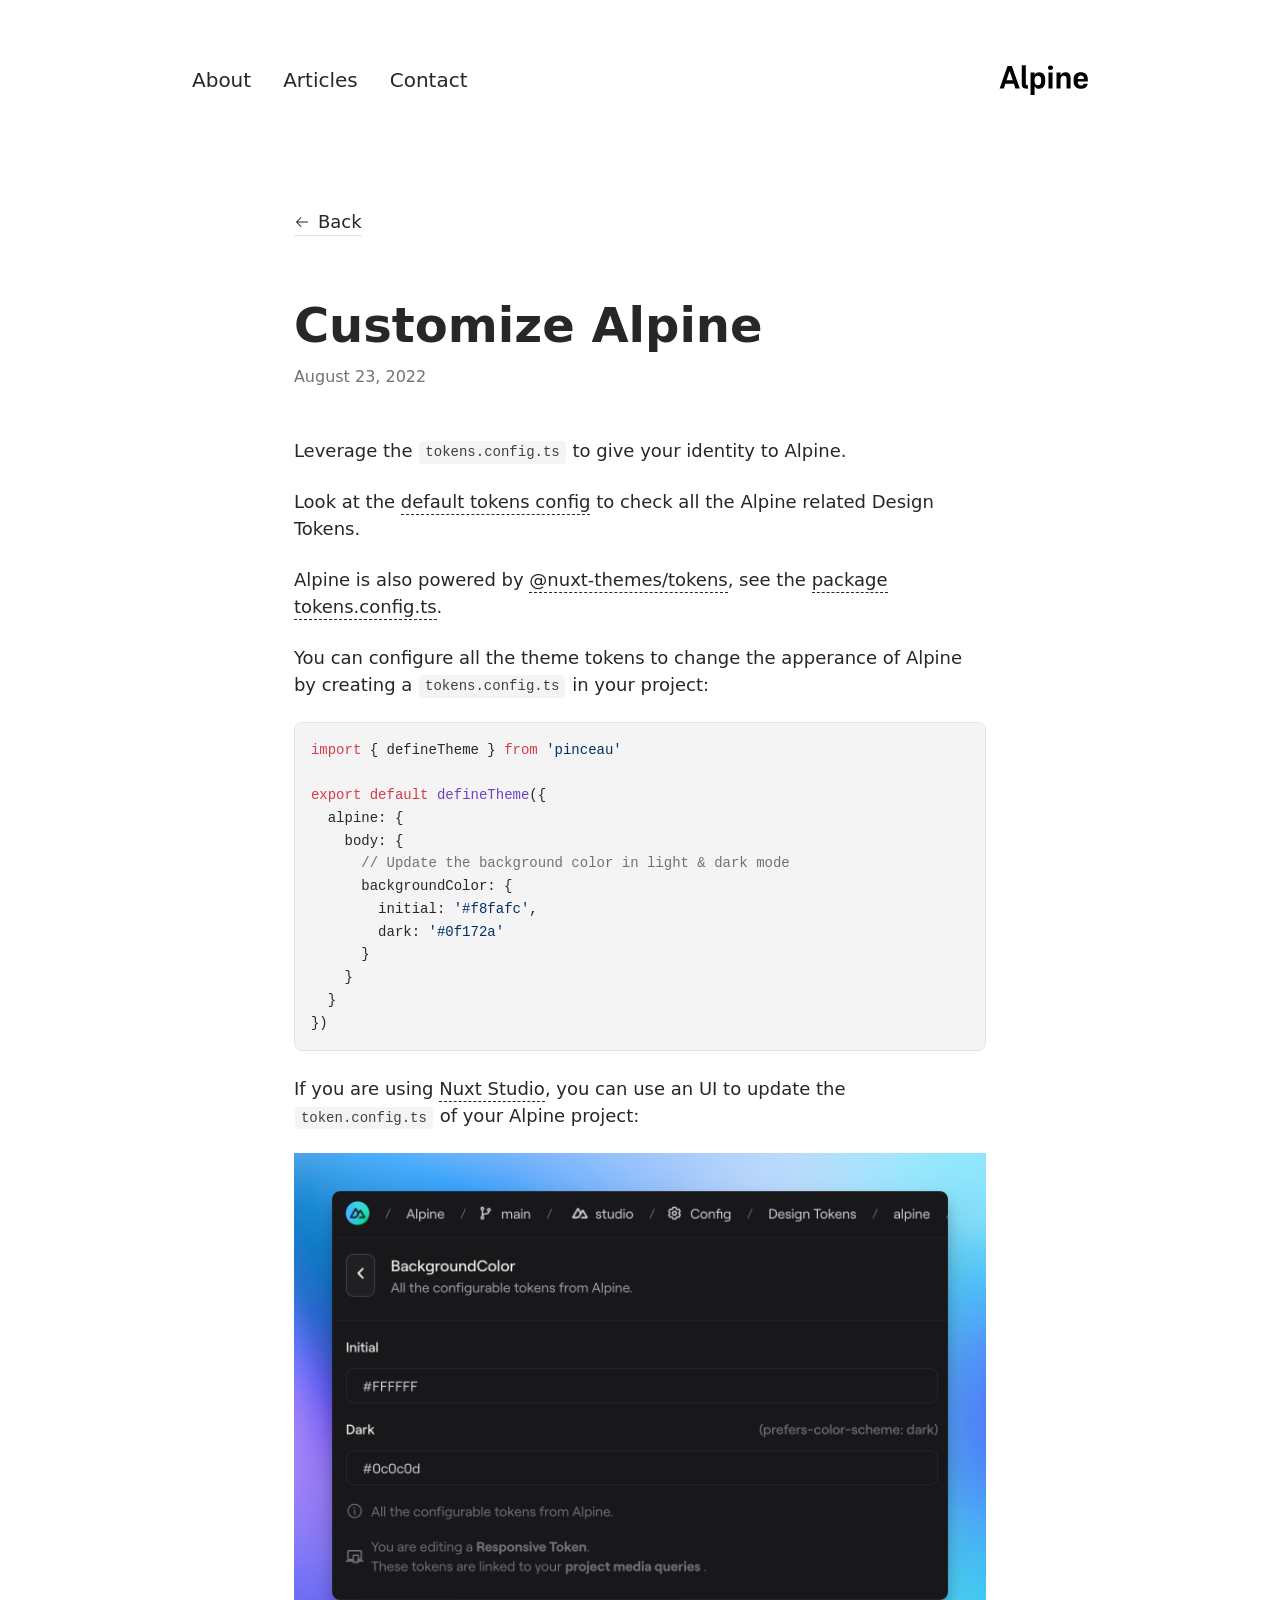
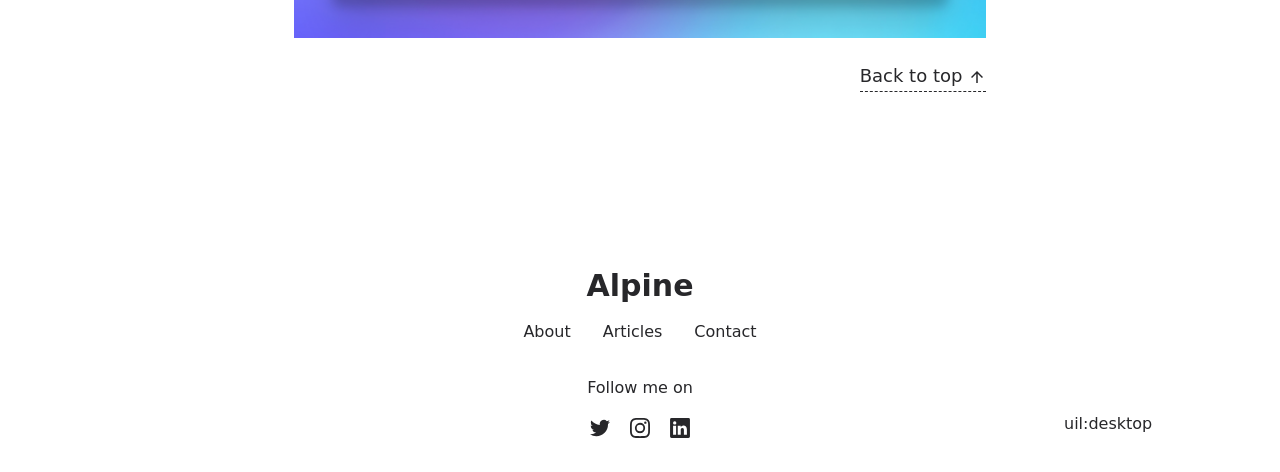
<file: articles/design-tokens/index.html>
<!DOCTYPE html><html  lang="en"><head><meta charset="utf-8">
<meta name="viewport" content="width=device-width, initial-scale=1">
<title>Customize Alpine</title>
<meta name="twitter:card" content="summary_large_image">
<meta property="og:image:width" content="400">
<meta property="og:image:height" content="300">
<meta property="og:image:alt" content="An image showcasing my project.">
<meta property="og:title" content="Customize Alpine">
<meta name="description" content="Leverage the tokens.config.ts to give your identity to Alpine.">
<meta property="og:description" content="Leverage the tokens.config.ts to give your identity to Alpine.">
<meta property="og:image" content="/articles/design-tokens.webp">
<link rel="preload" as="fetch" crossorigin="anonymous" href="/articles/design-tokens/_payload.json?d62152cf-91c0-4e35-89e6-155e440474e1">
<link rel="stylesheet" href="/_nuxt/entry.BHUUR9sX.css">
<link rel="stylesheet" href="/_nuxt/DocumentDrivenNotFound.dKXr8Q_d.css">
<link rel="stylesheet" href="/_nuxt/article.C8fZ3rVn.css">
<link rel="stylesheet" href="/_nuxt/ProseA.BPeuqILs.css">
<link rel="stylesheet" href="/_nuxt/ProseH1.BzEqoQOv.css">
<link rel="stylesheet" href="/_nuxt/ProseP.DmFLdU43.css">
<link rel="stylesheet" href="/_nuxt/ProseCodeInline.B8Vw9G6c.css">
<link rel="stylesheet" href="/_nuxt/ProsePre.CchFRBtv.css">
<link rel="stylesheet" href="/_nuxt/ProseCode.BCmeJNe9.css">
<link rel="stylesheet" href="/_nuxt/ProseImg.BnGEgC4M.css">
<link rel="modulepreload" as="script" crossorigin href="/_nuxt/D3dcLX9h.js">
<link rel="modulepreload" as="script" crossorigin href="/_nuxt/CXb-6SHy.js">
<link rel="modulepreload" as="script" crossorigin href="/_nuxt/Z0oVrkso.js">
<link rel="modulepreload" as="script" crossorigin href="/_nuxt/DOieR-hl.js">
<link rel="modulepreload" as="script" crossorigin href="/_nuxt/zpyr_X4u.js">
<link rel="modulepreload" as="script" crossorigin href="/_nuxt/CT7CpDvl.js">
<link rel="modulepreload" as="script" crossorigin href="/_nuxt/Br549uCX.js">
<link rel="modulepreload" as="script" crossorigin href="/_nuxt/CFXJdzBD.js">
<link rel="modulepreload" as="script" crossorigin href="/_nuxt/GhGh80Cl.js">
<link rel="modulepreload" as="script" crossorigin href="/_nuxt/BcWussCh.js">
<link rel="modulepreload" as="script" crossorigin href="/_nuxt/D4SVkYmW.js">
<link rel="modulepreload" as="script" crossorigin href="/_nuxt/DSBa_TgH.js">
<link rel="modulepreload" as="script" crossorigin href="/_nuxt/BfGDTath.js">
<link rel="modulepreload" as="script" crossorigin href="/_nuxt/ClUVKXgq.js">
<link rel="modulepreload" as="script" crossorigin href="/_nuxt/BPh6p55n.js">
<link rel="modulepreload" as="script" crossorigin href="/_nuxt/BAufFcBm.js">
<link rel="modulepreload" as="script" crossorigin href="/_nuxt/Ctuxpn5A.js">
<link rel="prefetch" as="script" crossorigin href="/_nuxt/CSOtShZJ.js">
<link rel="prefetch" as="script" crossorigin href="/_nuxt/B6ZhTlua.js">
<link rel="prefetch" as="script" crossorigin href="/_nuxt/B-q5Rnmu.js">
<link rel="prefetch" as="style" href="/_nuxt/useStudio.DzA-IoZ4.css">
<link rel="prefetch" as="script" crossorigin href="/_nuxt/Bl1SDdBf.js">
<link rel="prefetch" as="style" href="/_nuxt/error-404.Bwq3Qtp8.css">
<link rel="prefetch" as="script" crossorigin href="/_nuxt/CkLn1yu-.js">
<link rel="prefetch" as="style" href="/_nuxt/error-500.C69HPPxN.css">
<link rel="prefetch" as="script" crossorigin href="/_nuxt/CA2rm5sO.js">
<script type="module" src="/_nuxt/D3dcLX9h.js" crossorigin></script><style id="pinceau-runtime-hydratable">@media{.phy[--]{--puid:aq6e7k-v;}.pv-YcmlDi{max-width:var(--elements-container-maxWidth);padding-left:var(--elements-container-padding-mobile);padding-right:var(--elements-container-padding-mobile);}@media (min-width: 475px){.pv-YcmlDi{padding-left:var(--elements-container-padding-xs);padding-right:var(--elements-container-padding-xs);}}@media (min-width: 640px){.pv-YcmlDi{padding-left:var(--elements-container-padding-sm);padding-right:var(--elements-container-padding-sm);}}@media (min-width: 768px){.pv-YcmlDi{padding-left:var(--elements-container-padding-md);padding-right:var(--elements-container-padding-md);}}} </style><style id="pinceau-theme">@media { :root {--pinceau-mq: initial; --alpine-readableLine: 68ch;--alpine-backdrop-backgroundColor: #f4f4f5b3;--prose-code-inline-padding: 0.2rem 0.375rem 0.2rem 0.375rem;--prose-code-block-backdropFilter: contrast(1);--prose-code-block-border-style: solid;--prose-code-block-border-width: 1px;--prose-tbody-tr-borderBottom-style: dashed;--prose-tbody-tr-borderBottom-width: 1px;--prose-th-textAlign: inherit;--prose-thead-borderBottom-style: solid;--prose-thead-borderBottom-width: 1px;--prose-thead-border-style: solid;--prose-thead-border-width: 0px;--prose-table-textAlign: start;--prose-hr-width: 1px;--prose-hr-style: solid;--prose-li-listStylePosition: outside;--prose-ol-li-markerColor: currentColor;--prose-ol-paddingInlineStart: 21px;--prose-ol-listStyleType: decimal;--prose-ul-li-markerColor: currentColor;--prose-ul-paddingInlineStart: 21px;--prose-ul-listStyleType: disc;--prose-blockquote-border-style: solid;--prose-blockquote-border-width: 4px;--prose-blockquote-quotes: '201C' '201D' '2018' '2019';--prose-blockquote-paddingInlineStart: 24px;--prose-a-code-color-hover: currentColor;--prose-a-code-color-static: currentColor;--prose-a-hasCode-borderBottom: none;--prose-a-border-distance: 2px;--prose-a-border-color-hover: currentColor;--prose-a-border-color-static: currentColor;--prose-a-border-style-hover: solid;--prose-a-border-style-static: dashed;--prose-a-border-width: 1px;--prose-a-color-static: inherit;--prose-a-textDecoration: none;--prose-h6-margin: 3rem 0 2rem;--prose-h5-margin: 3rem 0 2rem;--prose-h4-margin: 3rem 0 2rem;--prose-h3-margin: 3rem 0 2rem;--prose-h2-margin: 3rem 0 2rem;--prose-h1-margin: 0 0 2rem;--prose-p-fontSize: 18px;--typography-lead-loose: 2;--typography-lead-relaxed: 1.625;--typography-lead-normal: 1.5;--typography-lead-snug: 1.375;--typography-lead-tight: 1.25;--typography-lead-none: 1;--typography-lead-10: 2.5rem;--typography-lead-9: 2.25rem;--typography-lead-8: 2rem;--typography-lead-7: 1.75rem;--typography-lead-6: 1.5rem;--typography-lead-5: 1.25rem;--typography-lead-4: 1rem;--typography-lead-3: .75rem;--typography-lead-2: .5rem;--typography-lead-1: .025rem;--typography-fontWeight-black: 900;--typography-fontWeight-extrabold: 800;--typography-fontWeight-bold: 700;--typography-fontWeight-semibold: 600;--typography-fontWeight-medium: 500;--typography-fontWeight-normal: 400;--typography-fontWeight-light: 300;--typography-fontWeight-extralight: 200;--typography-fontWeight-thin: 100;--typography-fontSize-9xl: 128px;--typography-fontSize-8xl: 96px;--typography-fontSize-7xl: 72px;--typography-fontSize-6xl: 60px;--typography-fontSize-5xl: 48px;--typography-fontSize-4xl: 36px;--typography-fontSize-3xl: 30px;--typography-fontSize-2xl: 24px;--typography-fontSize-xl: 20px;--typography-fontSize-lg: 18px;--typography-fontSize-base: 16px;--typography-fontSize-sm: 14px;--typography-fontSize-xs: 12px;--typography-letterSpacing-wide: 0.025em;--typography-letterSpacing-tight: -0.025em;--typography-verticalMargin-base: 24px;--typography-verticalMargin-sm: 16px;--elements-border-secondary-hover: [object Object];--elements-backdrop-background: #fffc;--elements-backdrop-filter: saturate(200%) blur(20px);--elements-container-maxWidth: 64rem;--lead-loose: 2;--lead-relaxed: 1.625;--lead-normal: 1.5;--lead-snug: 1.375;--lead-tight: 1.25;--lead-none: 1;--lead-10: 2.5rem;--lead-9: 2.25rem;--lead-8: 2rem;--lead-7: 1.75rem;--lead-6: 1.5rem;--lead-5: 1.25rem;--lead-4: 1rem;--lead-3: .75rem;--lead-2: .5rem;--lead-1: .025rem;--letterSpacing-widest: 0.1em;--letterSpacing-wider: 0.05em;--letterSpacing-wide: 0.025em;--letterSpacing-normal: 0em;--letterSpacing-tight: -0.025em;--letterSpacing-tighter: -0.05em;--fontSize-9xl: 8rem;--fontSize-8xl: 6rem;--fontSize-7xl: 4.5rem;--fontSize-6xl: 3.75rem;--fontSize-5xl: 3rem;--fontSize-4xl: 2.25rem;--fontSize-3xl: 1.875rem;--fontSize-2xl: 1.5rem;--fontSize-xl: 1.25rem;--fontSize-lg: 1.125rem;--fontSize-base: 1rem;--fontSize-sm: 0.875rem;--fontSize-xs: 0.75rem;--fontWeight-black: 900;--fontWeight-extrabold: 800;--fontWeight-bold: 700;--fontWeight-semibold: 600;--fontWeight-medium: 500;--fontWeight-normal: 400;--fontWeight-light: 300;--fontWeight-extralight: 200;--fontWeight-thin: 100;--font-mono: ui-monospace, SFMono-Regular, Menlo, Monaco, Consolas, Liberation Mono, Courier New, monospace;--font-serif: ui-serif, Georgia, Cambria, Times New Roman, Times, serif;--font-sans: ui-sans-serif, system-ui, -apple-system, BlinkMacSystemFont, Segoe UI, Roboto, Helvetica Neue, Arial, Noto Sans, sans-serif, Apple Color Emoji, Segoe UI Emoji, Segoe UI Symbol, Noto Color Emoji;--opacity-total: 1;--opacity-high: 0.8;--opacity-medium: 0.5;--opacity-soft: 0.3;--opacity-light: 0.15;--opacity-bright: 0.1;--opacity-noOpacity: 0;--borderWidth-lg: 3px;--borderWidth-md: 2px;--borderWidth-sm: 1px;--borderWidth-noBorder: 0;--space-rem-875: 0.875rem;--space-rem-625: 0.625rem;--space-rem-375: 0.375rem;--space-rem-125: 0.125rem;--space-px: 1px;--space-128: 32rem;--space-96: 24rem;--space-80: 20rem;--space-72: 18rem;--space-64: 16rem;--space-60: 15rem;--space-56: 14rem;--space-52: 13rem;--space-48: 12rem;--space-44: 11rem;--space-40: 10rem;--space-36: 9rem;--space-32: 8rem;--space-28: 7rem;--space-24: 6rem;--space-20: 5rem;--space-16: 4rem;--space-14: 3.5rem;--space-12: 3rem;--space-11: 2.75rem;--space-10: 2.5rem;--space-9: 2.25rem;--space-8: 2rem;--space-7: 1.75rem;--space-6: 1.5rem;--space-5: 1.25rem;--space-4: 1rem;--space-3: 0.75rem;--space-2: 0.5rem;--space-1: 0.25rem;--space-0: 0px;--size-full: 100%;--size-7xl: 80rem;--size-6xl: 72rem;--size-5xl: 64rem;--size-4xl: 56rem;--size-3xl: 48rem;--size-2xl: 42rem;--size-xl: 36rem;--size-lg: 32rem;--size-md: 28rem;--size-sm: 24rem;--size-xs: 20rem;--size-200: 200px;--size-104: 104px;--size-80: 80px;--size-64: 64px;--size-56: 56px;--size-48: 48px;--size-40: 40px;--size-32: 32px;--size-24: 24px;--size-20: 20px;--size-16: 16px;--size-12: 12px;--size-8: 8px;--size-6: 6px;--size-4: 4px;--size-2: 2px;--size-0: 0px;--radii-full: 9999px;--radii-3xl: 1.75rem;--radii-2xl: 1.5rem;--radii-xl: 1rem;--radii-lg: 0.75rem;--radii-md: 0.5rem;--radii-sm: 0.375rem;--radii-xs: 0.25rem;--radii-2xs: 0.125rem;--radii-none: 0px;--shadow-none: 0px 0px 0px 0px transparent;--shadow-lg: 0px 10px 15px -3px #000000, 0px 4px 6px -4px #000000;--shadow-md: 0px 4px 6px -1px #000000, 0px 2px 4px -2px #000000;--shadow-sm: 0px 1px 3px 0px #000000, 0px 1px 2px -1px #000000;--shadow-xs: 0px 1px 2px 0px #000000;--height-screen: 100vh;--width-screen: 100vw;--color-primary-900: #002e38;--color-primary-800: #005c70;--color-primary-700: #008aa9;--color-primary-600: #00b9e1;--color-primary-500: #1ad6ff;--color-primary-400: #40ddff;--color-primary-300: #66e4ff;--color-primary-200: #8deaff;--color-primary-100: #b3f1ff;--color-primary-50: #d9f8ff;--color-ruby-900: #380011;--color-ruby-800: #700021;--color-ruby-700: #a90032;--color-ruby-600: #e10043;--color-ruby-500: #ff1a5e;--color-ruby-400: #ff4079;--color-ruby-300: #ff6694;--color-ruby-200: #ff8dae;--color-ruby-100: #ffb3c9;--color-ruby-50: #ffd9e4;--color-pink-900: #380025;--color-pink-800: #70004b;--color-pink-700: #a90070;--color-pink-600: #e10095;--color-pink-500: #ff1ab2;--color-pink-400: #ff40bf;--color-pink-300: #ff66cc;--color-pink-200: #ff8dd8;--color-pink-100: #ffb3e5;--color-pink-50: #ffd9f2;--color-purple-900: #190038;--color-purple-800: #330070;--color-purple-700: #4c00a9;--color-purple-600: #6500e1;--color-purple-500: #811aff;--color-purple-400: #9640ff;--color-purple-300: #ab66ff;--color-purple-200: #c08dff;--color-purple-100: #d5b3ff;--color-purple-50: #ead9ff;--color-royalblue-900: #0b0531;--color-royalblue-800: #160a62;--color-royalblue-700: #211093;--color-royalblue-600: #2c15c4;--color-royalblue-500: #4127e8;--color-royalblue-400: #614bec;--color-royalblue-300: #806ff0;--color-royalblue-200: #a093f3;--color-royalblue-100: #c0b7f7;--color-royalblue-50: #dfdbfb;--color-indigoblue-900: #001238;--color-indigoblue-800: #002370;--color-indigoblue-700: #0035a9;--color-indigoblue-600: #0047e1;--color-indigoblue-500: #1a62ff;--color-indigoblue-400: #407cff;--color-indigoblue-300: #6696ff;--color-indigoblue-200: #8db0ff;--color-indigoblue-100: #b3cbff;--color-indigoblue-50: #d9e5ff;--color-blue-900: #002438;--color-blue-800: #004870;--color-blue-700: #006ca9;--color-blue-600: #0090e1;--color-blue-500: #1aadff;--color-blue-400: #40bbff;--color-blue-300: #66c8ff;--color-blue-200: #8dd6ff;--color-blue-100: #b3e4ff;--color-blue-50: #d9f1ff;--color-lightblue-900: #002e38;--color-lightblue-800: #005c70;--color-lightblue-700: #008aa9;--color-lightblue-600: #00b9e1;--color-lightblue-500: #1ad6ff;--color-lightblue-400: #40ddff;--color-lightblue-300: #66e4ff;--color-lightblue-200: #8deaff;--color-lightblue-100: #b3f1ff;--color-lightblue-50: #d9f8ff;--color-teal-900: #062a28;--color-teal-800: #0b544f;--color-teal-700: #117d77;--color-teal-600: #16a79e;--color-teal-500: #1cd1c6;--color-teal-400: #36e4da;--color-teal-300: #5fe9e1;--color-teal-200: #87efe9;--color-teal-100: #aff4f0;--color-teal-50: #d7faf8;--color-pear-900: #2a2b09;--color-pear-800: #545512;--color-pear-700: #7e801b;--color-pear-600: #a8aa24;--color-pear-500: #d0d32f;--color-pear-400: #d8da52;--color-pear-300: #e0e274;--color-pear-200: #e8e997;--color-pear-100: #eff0ba;--color-pear-50: #f7f8dc;--color-red-900: #380300;--color-red-800: #700700;--color-red-700: #a90a00;--color-red-600: #e10e00;--color-red-500: #ff281a;--color-red-400: #ff4c40;--color-red-300: #ff7066;--color-red-200: #ff948d;--color-red-100: #ffb7b3;--color-red-50: #ffdbd9;--color-orange-900: #381800;--color-orange-800: #702f00;--color-orange-700: #a94700;--color-orange-600: #e15e00;--color-orange-500: #ff7a1a;--color-orange-400: #ff9040;--color-orange-300: #ffa666;--color-orange-200: #ffbd8d;--color-orange-100: #ffd3b3;--color-orange-50: #ffe9d9;--color-yellow-900: #362b03;--color-yellow-800: #6d5605;--color-yellow-700: #a38108;--color-yellow-600: #daac0a;--color-yellow-500: #f5c828;--color-yellow-400: #f7d14c;--color-yellow-300: #f8da70;--color-yellow-200: #fae393;--color-yellow-100: #fcedb7;--color-yellow-50: #fdf6db;--color-green-900: #003f25;--color-green-800: #005e38;--color-green-700: #007e4a;--color-green-600: #009d5d;--color-green-500: #00bd6f;--color-green-400: #00dc82;--color-green-300: #30ffaa;--color-green-200: #83ffcc;--color-green-100: #acffdd;--color-green-50: #d6ffee;--color-gray-900: #18181B;--color-gray-800: #27272A;--color-gray-700: #3f3f46;--color-gray-600: #52525B;--color-gray-500: #71717A;--color-gray-400: #a1a1aa;--color-gray-300: #D4d4d8;--color-gray-200: #e4e4e7;--color-gray-100: #f4f4f5;--color-gray-50: #fafafa;--color-black: #0c0c0d;--color-white: #FFFFFF;--media-portrait: only screen and (orientation: portrait);--media-landscape: only screen and (orientation: landscape);--media-rm: (prefers-reduced-motion: reduce);--media-2xl: (min-width: 1536px);--media-xl: (min-width: 1280px);--media-lg: (min-width: 1024px);--media-md: (min-width: 768px);--media-sm: (min-width: 640px);--media-xs: (min-width: 475px);--alpine-body-color: var(--color-gray-800);--alpine-body-backgroundColor: var(--color-white);--prose-code-inline-fontWeight: var(--typography-fontWeight-normal);--prose-code-inline-fontSize: var(--typography-fontSize-sm);--prose-code-inline-borderRadius: var(--radii-xs);--prose-code-block-pre-padding: var(--typography-verticalMargin-sm);--prose-code-block-margin: var(--typography-verticalMargin-base) 0;--prose-code-block-fontSize: var(--typography-fontSize-sm);--prose-tbody-code-inline-fontSize: var(--typography-fontSize-sm);--prose-tbody-td-padding: var(--typography-verticalMargin-sm);--prose-th-fontWeight: var(--typography-fontWeight-semibold);--prose-th-padding: 0 var(--typography-verticalMargin-sm) var(--typography-verticalMargin-sm) var(--typography-verticalMargin-sm);--prose-table-lineHeight: var(--typography-lead-6);--prose-table-fontSize: var(--typography-fontSize-sm);--prose-table-margin: var(--typography-verticalMargin-base) 0;--prose-hr-margin: var(--typography-verticalMargin-base) 0;--prose-li-margin: var(--typography-verticalMargin-sm) 0;--prose-ol-margin: var(--typography-verticalMargin-base) 0;--prose-ul-margin: var(--typography-verticalMargin-base) 0;--prose-blockquote-margin: var(--typography-verticalMargin-base) 0;--prose-a-code-border-style: var(--prose-a-border-style-static);--prose-a-code-border-width: var(--prose-a-border-width);--prose-a-fontWeight: var(--typography-fontWeight-medium);--prose-img-margin: var(--typography-verticalMargin-base) 0;--prose-strong-fontWeight: var(--typography-fontWeight-semibold);--prose-h6-iconSize: var(--typography-fontSize-base);--prose-h6-fontWeight: var(--typography-fontWeight-semibold);--prose-h6-lineHeight: var(--typography-lead-normal);--prose-h6-fontSize: var(--typography-fontSize-lg);--prose-h5-iconSize: var(--typography-fontSize-lg);--prose-h5-fontWeight: var(--typography-fontWeight-semibold);--prose-h5-lineHeight: var(--typography-lead-snug);--prose-h5-fontSize: var(--typography-fontSize-xl);--prose-h4-iconSize: var(--typography-fontSize-lg);--prose-h4-letterSpacing: var(--typography-letterSpacing-tight);--prose-h4-fontWeight: var(--typography-fontWeight-semibold);--prose-h4-lineHeight: var(--typography-lead-snug);--prose-h4-fontSize: var(--typography-fontSize-2xl);--prose-h3-iconSize: var(--typography-fontSize-xl);--prose-h3-letterSpacing: var(--typography-letterSpacing-tight);--prose-h3-fontWeight: var(--typography-fontWeight-semibold);--prose-h3-lineHeight: var(--typography-lead-snug);--prose-h3-fontSize: var(--typography-fontSize-3xl);--prose-h2-iconSize: var(--typography-fontSize-2xl);--prose-h2-letterSpacing: var(--typography-letterSpacing-tight);--prose-h2-fontWeight: var(--typography-fontWeight-semibold);--prose-h2-lineHeight: var(--typography-lead-tight);--prose-h2-fontSize: var(--typography-fontSize-4xl);--prose-h1-iconSize: var(--typography-fontSize-3xl);--prose-h1-letterSpacing: var(--typography-letterSpacing-tight);--prose-h1-fontWeight: var(--typography-fontWeight-bold);--prose-h1-lineHeight: var(--typography-lead-tight);--prose-h1-fontSize: var(--typography-fontSize-5xl);--prose-p-br-margin: var(--typography-verticalMargin-base) 0 0 0;--prose-p-margin: var(--typography-verticalMargin-base) 0;--prose-p-lineHeight: var(--typography-lead-normal);--typography-color-primary-900: var(--color-primary-900);--typography-color-primary-800: var(--color-primary-800);--typography-color-primary-700: var(--color-primary-700);--typography-color-primary-600: var(--color-primary-600);--typography-color-primary-500: var(--color-primary-500);--typography-color-primary-400: var(--color-primary-400);--typography-color-primary-300: var(--color-primary-300);--typography-color-primary-200: var(--color-primary-200);--typography-color-primary-100: var(--color-primary-100);--typography-color-primary-50: var(--color-primary-50);--typography-font-code: var(--font-mono);--typography-font-body: var(--font-sans);--typography-font-display: var(--font-sans);--typography-body-backgroundColor: var(--color-white);--typography-body-color: var(--color-black);--elements-state-danger-borderColor-secondary: var(--color-red-200);--elements-state-danger-borderColor-primary: var(--color-red-100);--elements-state-danger-backgroundColor-secondary: var(--color-red-100);--elements-state-danger-backgroundColor-primary: var(--color-red-50);--elements-state-danger-color-secondary: var(--color-red-600);--elements-state-danger-color-primary: var(--color-red-500);--elements-state-warning-borderColor-secondary: var(--color-yellow-200);--elements-state-warning-borderColor-primary: var(--color-yellow-100);--elements-state-warning-backgroundColor-secondary: var(--color-yellow-100);--elements-state-warning-backgroundColor-primary: var(--color-yellow-50);--elements-state-warning-color-secondary: var(--color-yellow-700);--elements-state-warning-color-primary: var(--color-yellow-600);--elements-state-success-borderColor-secondary: var(--color-green-200);--elements-state-success-borderColor-primary: var(--color-green-100);--elements-state-success-backgroundColor-secondary: var(--color-green-100);--elements-state-success-backgroundColor-primary: var(--color-green-50);--elements-state-success-color-secondary: var(--color-green-600);--elements-state-success-color-primary: var(--color-green-500);--elements-state-info-borderColor-secondary: var(--color-blue-200);--elements-state-info-borderColor-primary: var(--color-blue-100);--elements-state-info-backgroundColor-secondary: var(--color-blue-100);--elements-state-info-backgroundColor-primary: var(--color-blue-50);--elements-state-info-color-secondary: var(--color-blue-600);--elements-state-info-color-primary: var(--color-blue-500);--elements-state-primary-borderColor-secondary: var(--color-primary-200);--elements-state-primary-borderColor-primary: var(--color-primary-100);--elements-state-primary-backgroundColor-secondary: var(--color-primary-100);--elements-state-primary-backgroundColor-primary: var(--color-primary-50);--elements-state-primary-color-secondary: var(--color-primary-700);--elements-state-primary-color-primary: var(--color-primary-600);--elements-surface-secondary-backgroundColor: var(--color-gray-200);--elements-surface-primary-backgroundColor: var(--color-gray-100);--elements-surface-background-base: var(--color-gray-100);--elements-border-secondary-static: var(--color-gray-200);--elements-border-primary-hover: var(--color-gray-200);--elements-border-primary-static: var(--color-gray-100);--elements-container-padding-md: var(--space-16);--elements-container-padding-sm: var(--space-12);--elements-container-padding-xs: var(--space-8);--elements-container-padding-mobile: var(--space-6);--elements-text-secondary-color-hover: var(--color-gray-700);--elements-text-secondary-color-static: var(--color-gray-500);--elements-text-primary-color-static: var(--color-gray-900);--text-6xl-lineHeight: var(--lead-none);--text-6xl-fontSize: var(--fontSize-6xl);--text-5xl-lineHeight: var(--lead-none);--text-5xl-fontSize: var(--fontSize-5xl);--text-4xl-lineHeight: var(--lead-10);--text-4xl-fontSize: var(--fontSize-4xl);--text-3xl-lineHeight: var(--lead-9);--text-3xl-fontSize: var(--fontSize-3xl);--text-2xl-lineHeight: var(--lead-8);--text-2xl-fontSize: var(--fontSize-2xl);--text-xl-lineHeight: var(--lead-7);--text-xl-fontSize: var(--fontSize-xl);--text-lg-lineHeight: var(--lead-7);--text-lg-fontSize: var(--fontSize-lg);--text-base-lineHeight: var(--lead-6);--text-base-fontSize: var(--fontSize-base);--text-sm-lineHeight: var(--lead-5);--text-sm-fontSize: var(--fontSize-sm);--text-xs-lineHeight: var(--lead-4);--text-xs-fontSize: var(--fontSize-xs);--shadow-2xl: 0px 25px 50px -12px var(--color-gray-900);--shadow-xl: 0px 20px 25px -5px var(--color-gray-400), 0px 8px 10px -6px #000000;--color-secondary-900: var(--color-gray-900);--color-secondary-800: var(--color-gray-800);--color-secondary-700: var(--color-gray-700);--color-secondary-600: var(--color-gray-600);--color-secondary-500: var(--color-gray-500);--color-secondary-400: var(--color-gray-400);--color-secondary-300: var(--color-gray-300);--color-secondary-200: var(--color-gray-200);--color-secondary-100: var(--color-gray-100);--color-secondary-50: var(--color-gray-50);--prose-a-code-background-hover: var(--typography-color-primary-50);--prose-a-code-border-color-hover: var(--typography-color-primary-500);--prose-a-color-hover: var(--typography-color-primary-500);--typography-color-secondary-900: var(--color-secondary-900);--typography-color-secondary-800: var(--color-secondary-800);--typography-color-secondary-700: var(--color-secondary-700);--typography-color-secondary-600: var(--color-secondary-600);--typography-color-secondary-500: var(--color-secondary-500);--typography-color-secondary-400: var(--color-secondary-400);--typography-color-secondary-300: var(--color-secondary-300);--typography-color-secondary-200: var(--color-secondary-200);--typography-color-secondary-100: var(--color-secondary-100);--typography-color-secondary-50: var(--color-secondary-50);--prose-code-inline-backgroundColor: var(--typography-color-secondary-100);--prose-code-inline-color: var(--typography-color-secondary-700);--prose-code-block-backgroundColor: var(--typography-color-secondary-100);--prose-code-block-color: var(--typography-color-secondary-700);--prose-code-block-border-color: var(--typography-color-secondary-200);--prose-tbody-tr-borderBottom-color: var(--typography-color-secondary-200);--prose-th-color: var(--typography-color-secondary-600);--prose-thead-borderBottom-color: var(--typography-color-secondary-200);--prose-thead-border-color: var(--typography-color-secondary-300);--prose-hr-color: var(--typography-color-secondary-200);--prose-blockquote-border-color: var(--typography-color-secondary-200);--prose-blockquote-color: var(--typography-color-secondary-500);--prose-a-code-border-color-static: var(--typography-color-secondary-400); } }@media { :root.dark {--pinceau-mq: dark; --alpine-backdrop-backgroundColor: #18181bb3;--prose-code-block-backdropFilter: contrast(1);--prose-ol-li-markerColor: currentColor;--prose-ul-li-markerColor: currentColor;--prose-a-code-color-hover: currentColor;--prose-a-code-color-static: currentColor;--prose-a-border-color-hover: currentColor;--prose-a-border-color-static: currentColor;--prose-a-color-static: inherit;--elements-backdrop-background: #0c0d0ccc;--alpine-body-color: var(--color-gray-200);--alpine-body-backgroundColor: var(--color-black);--typography-body-backgroundColor: var(--color-black);--typography-body-color: var(--color-white);--elements-state-danger-borderColor-secondary: var(--color-red-700);--elements-state-danger-borderColor-primary: var(--color-red-800);--elements-state-danger-backgroundColor-secondary: var(--color-red-800);--elements-state-danger-backgroundColor-primary: var(--color-red-900);--elements-state-danger-color-secondary: var(--color-red-200);--elements-state-danger-color-primary: var(--color-red-300);--elements-state-warning-borderColor-secondary: var(--color-yellow-700);--elements-state-warning-borderColor-primary: var(--color-yellow-800);--elements-state-warning-backgroundColor-secondary: var(--color-yellow-800);--elements-state-warning-backgroundColor-primary: var(--color-yellow-900);--elements-state-warning-color-secondary: var(--color-yellow-200);--elements-state-warning-color-primary: var(--color-yellow-400);--elements-state-success-borderColor-secondary: var(--color-green-700);--elements-state-success-borderColor-primary: var(--color-green-800);--elements-state-success-backgroundColor-secondary: var(--color-green-800);--elements-state-success-backgroundColor-primary: var(--color-green-900);--elements-state-success-color-secondary: var(--color-green-200);--elements-state-success-color-primary: var(--color-green-400);--elements-state-info-borderColor-secondary: var(--color-blue-700);--elements-state-info-borderColor-primary: var(--color-blue-800);--elements-state-info-backgroundColor-secondary: var(--color-blue-800);--elements-state-info-backgroundColor-primary: var(--color-blue-900);--elements-state-info-color-secondary: var(--color-blue-200);--elements-state-info-color-primary: var(--color-blue-400);--elements-state-primary-borderColor-secondary: var(--color-primary-700);--elements-state-primary-borderColor-primary: var(--color-primary-800);--elements-state-primary-backgroundColor-secondary: var(--color-primary-800);--elements-state-primary-backgroundColor-primary: var(--color-primary-900);--elements-state-primary-color-secondary: var(--color-primary-200);--elements-state-primary-color-primary: var(--color-primary-400);--elements-surface-secondary-backgroundColor: var(--color-gray-800);--elements-surface-primary-backgroundColor: var(--color-gray-900);--elements-surface-background-base: var(--color-gray-900);--elements-border-secondary-static: var(--color-gray-800);--elements-border-primary-hover: var(--color-gray-800);--elements-border-primary-static: var(--color-gray-900);--elements-text-secondary-color-hover: var(--color-gray-200);--elements-text-secondary-color-static: var(--color-gray-400);--elements-text-primary-color-static: var(--color-gray-50);--prose-a-code-background-hover: var(--typography-color-primary-900);--prose-a-code-border-color-hover: var(--typography-color-primary-600);--prose-a-color-hover: var(--typography-color-primary-400);--prose-code-inline-backgroundColor: var(--typography-color-secondary-800);--prose-code-inline-color: var(--typography-color-secondary-200);--prose-code-block-backgroundColor: var(--typography-color-secondary-900);--prose-code-block-color: var(--typography-color-secondary-200);--prose-code-block-border-color: var(--typography-color-secondary-800);--prose-tbody-tr-borderBottom-color: var(--typography-color-secondary-800);--prose-th-color: var(--typography-color-secondary-400);--prose-thead-borderBottom-color: var(--typography-color-secondary-800);--prose-thead-border-color: var(--typography-color-secondary-600);--prose-hr-color: var(--typography-color-secondary-800);--prose-blockquote-border-color: var(--typography-color-secondary-700);--prose-blockquote-color: var(--typography-color-secondary-400);--prose-a-code-border-color-static: var(--typography-color-secondary-600); } }</style><script>"use strict";(()=>{const a=window,e=document.documentElement,c=window.localStorage,d=["dark","light"],n=c&&c.getItem&&c.getItem("nuxt-color-mode")||"system";let l=n==="system"?f():n;const i=e.getAttribute("data-color-mode-forced");i&&(l=i),r(l),a["__NUXT_COLOR_MODE__"]={preference:n,value:l,getColorScheme:f,addColorScheme:r,removeColorScheme:u};function r(o){const t=""+o+"",s="";e.classList?e.classList.add(t):e.className+=" "+t,s&&e.setAttribute("data-"+s,o)}function u(o){const t=""+o+"",s="";e.classList?e.classList.remove(t):e.className=e.className.replace(new RegExp(t,"g"),""),s&&e.removeAttribute("data-"+s)}function m(o){return a.matchMedia("(prefers-color-scheme"+o+")")}function f(){if(a.matchMedia&&m("").media!=="not all"){for(const o of d)if(m(":"+o).matches)return o}return"light"}})();
</script></head><body><div id="__nuxt"><div class="container pv-YcmlDi pc-aq6e7k app-layout" data-v-081e7652 data-v-701e7c68><!--[--><div class="nuxt-progress" style="width:0%;height:3px;opacity:0;background-size:Infinity% auto;" data-v-081e7652></div><header class="right" data-v-081e7652 data-v-4f8c7488><div class="menu" data-v-4f8c7488><button aria-label="Navigation Menu" data-v-4f8c7488><svg width="24" height="24" viewBox="0 0 68 68" fill="currentColor" xmlns="http://www.w3.org/2000/svg" data-v-4f8c7488><path d="M8 34C8 32.1362 8 31.2044 8.30448 30.4693C8.71046 29.4892 9.48915 28.7105 10.4693 28.3045C11.2044 28 12.1362 28 14 28C15.8638 28 16.7956 28 17.5307 28.3045C18.5108 28.7105 19.2895 29.4892 19.6955 30.4693C20 31.2044 20 32.1362 20 34C20 35.8638 20 36.7956 19.6955 37.5307C19.2895 38.5108 18.5108 39.2895 17.5307 39.6955C16.7956 40 15.8638 40 14 40C12.1362 40 11.2044 40 10.4693 39.6955C9.48915 39.2895 8.71046 38.5108 8.30448 37.5307C8 36.7956 8 35.8638 8 34Z" data-v-4f8c7488></path><path d="M28 34C28 32.1362 28 31.2044 28.3045 30.4693C28.7105 29.4892 29.4892 28.7105 30.4693 28.3045C31.2044 28 32.1362 28 34 28C35.8638 28 36.7956 28 37.5307 28.3045C38.5108 28.7105 39.2895 29.4892 39.6955 30.4693C40 31.2044 40 32.1362 40 34C40 35.8638 40 36.7956 39.6955 37.5307C39.2895 38.5108 38.5108 39.2895 37.5307 39.6955C36.7956 40 35.8638 40 34 40C32.1362 40 31.2044 40 30.4693 39.6955C29.4892 39.2895 28.7105 38.5108 28.3045 37.5307C28 36.7956 28 35.8638 28 34Z" data-v-4f8c7488></path><path d="M48 34C48 32.1362 48 31.2044 48.3045 30.4693C48.7105 29.4892 49.4892 28.7105 50.4693 28.3045C51.2044 28 52.1362 28 54 28C55.8638 28 56.7956 28 57.5307 28.3045C58.5108 28.7105 59.2895 29.4892 59.6955 30.4693C60 31.2044 60 32.1362 60 34C60 35.8638 60 36.7956 59.6955 37.5307C59.2895 38.5108 58.5108 39.2895 57.5307 39.6955C56.7956 40 55.8638 40 54 40C52.1362 40 51.2044 40 50.4693 39.6955C49.4892 39.2895 48.7105 38.5108 48.3045 37.5307C48 36.7956 48 35.8638 48 34Z" data-v-4f8c7488></path></svg></button></div><div class="overlay" data-v-4f8c7488><nav data-v-4f8c7488 data-v-d3076bf1><ul data-v-d3076bf1><!--[--><li data-v-d3076bf1><a href="/" class="" data-v-d3076bf1><span class="underline-fx" data-v-d3076bf1></span> About</a></li><li data-v-d3076bf1><a href="/articles" class="" data-v-d3076bf1><span class="underline-fx" data-v-d3076bf1></span> Articles</a></li><li data-v-d3076bf1><a href="/contact" class="" data-v-d3076bf1><span class="underline-fx" data-v-d3076bf1></span> Contact</a></li><!--]--></ul></nav></div><div class="logo" data-v-4f8c7488><a href="/" class="" data-v-4f8c7488><img src="/logo-dark.svg" class="dark-img" alt="alpine" width="89" height="31" data-v-4f8c7488><img src="/logo.svg" class="light-img" alt="alpine" width="89" height="31" data-v-4f8c7488></a></div><div class="main-nav" data-v-4f8c7488><nav data-v-4f8c7488 data-v-d3076bf1><ul data-v-d3076bf1><!--[--><li data-v-d3076bf1><a href="/" class="" data-v-d3076bf1><span class="underline-fx" data-v-d3076bf1></span> About</a></li><li data-v-d3076bf1><a href="/articles" class="" data-v-d3076bf1><span class="underline-fx" data-v-d3076bf1></span> Articles</a></li><li data-v-d3076bf1><a href="/contact" class="" data-v-d3076bf1><span class="underline-fx" data-v-d3076bf1></span> Contact</a></li><!--]--></ul></nav></div></header><!--[--><div class="document-driven-page"><article data-v-619c0db5><a href="/articles" class="back" data-v-619c0db5><svg xmlns="http://www.w3.org/2000/svg" xmlns:xlink="http://www.w3.org/1999/xlink" aria-hidden="true" role="img" class="icon" data-v-619c0db5 style="" width="1em" height="1em" viewBox="0 0 256 256" data-v-0c0f7b63><path fill="currentColor" d="M224 128a8 8 0 0 1-8 8H59.31l58.35 58.34a8 8 0 0 1-11.32 11.32l-72-72a8 8 0 0 1 0-11.32l72-72a8 8 0 0 1 11.32 11.32L59.31 120H216a8 8 0 0 1 8 8"/></svg><span data-v-619c0db5> Back </span></a><header data-v-619c0db5><h1 class="title" data-v-619c0db5>Customize Alpine</h1><time datetime="2022-08-23T00:00:00.000Z" data-v-619c0db5>August 23, 2022</time></header><div class="prose" data-v-619c0db5><!--[--><div><h1 id="customize-alpine" data-v-d0c59357><a aria-current="page" href="/articles/design-tokens#customize-alpine" class="router-link-active router-link-exact-active" data-v-d0c59357><!--[-->Customize Alpine<!--]--><!----></a></h1><p data-v-200646ed><!--[-->Leverage the <code class="" data-v-adbe12ee><!--[-->tokens.config.ts<!--]--></code> to give your identity to Alpine.<!--]--></p><p data-v-200646ed><!--[-->Look at the <a href="https://github.com/nuxt-themes/alpine/blob/main/tokens.config.ts" rel="nofollow" data-v-6d386a74><!--[-->default tokens config<!--]--></a> to check all the Alpine related Design Tokens.<!--]--></p><p data-v-200646ed><!--[-->Alpine is also powered by <a href="https://www.npmjs.com/package/@nuxt-themes/tokens" rel="nofollow" data-v-6d386a74><!--[-->@nuxt-themes/tokens<!--]--></a>, see the <a href="https://unpkg.com/@nuxt-themes/tokens@latest/dist/tokens.config.ts" rel="nofollow" data-v-6d386a74><!--[-->package tokens.config.ts<!--]--></a>.<!--]--></p><p data-v-200646ed><!--[-->You can configure all the theme tokens to change the apperance of Alpine by creating a <code class="" data-v-adbe12ee><!--[-->tokens.config.ts<!--]--></code> in your project:<!--]--></p><div class="highlight-ts prose-code" meta data-v-35e30453><!----><!--[--><pre class="language-ts shiki shiki-themes github-light github-dark" style=""><!--[--><code><span class="line" line="1"><span style="--shiki-default:#D73A49;--shiki-dark:#F97583">import</span><span style="--shiki-default:#24292E;--shiki-dark:#E1E4E8"> { defineTheme } </span><span style="--shiki-default:#D73A49;--shiki-dark:#F97583">from</span><span style="--shiki-default:#032F62;--shiki-dark:#9ECBFF"> &#39;pinceau&#39;
</span></span><span class="line" line="2"><span emptylineplaceholder="true">
</span></span><span class="line" line="3"><span style="--shiki-default:#D73A49;--shiki-dark:#F97583">export</span><span style="--shiki-default:#D73A49;--shiki-dark:#F97583"> default</span><span style="--shiki-default:#6F42C1;--shiki-dark:#B392F0"> defineTheme</span><span style="--shiki-default:#24292E;--shiki-dark:#E1E4E8">({
</span></span><span class="line" line="4"><span style="--shiki-default:#24292E;--shiki-dark:#E1E4E8">  alpine: {
</span></span><span class="line" line="5"><span style="--shiki-default:#24292E;--shiki-dark:#E1E4E8">    body: {
</span></span><span class="line" line="6"><span style="--shiki-default:#6A737D;--shiki-dark:#6A737D">      // Update the background color in light &amp; dark mode
</span></span><span class="line" line="7"><span style="--shiki-default:#24292E;--shiki-dark:#E1E4E8">      backgroundColor: {
</span></span><span class="line" line="8"><span style="--shiki-default:#24292E;--shiki-dark:#E1E4E8">        initial: </span><span style="--shiki-default:#032F62;--shiki-dark:#9ECBFF">&#39;#f8fafc&#39;</span><span style="--shiki-default:#24292E;--shiki-dark:#E1E4E8">,
</span></span><span class="line" line="9"><span style="--shiki-default:#24292E;--shiki-dark:#E1E4E8">        dark: </span><span style="--shiki-default:#032F62;--shiki-dark:#9ECBFF">&#39;#0f172a&#39;
</span></span><span class="line" line="10"><span style="--shiki-default:#24292E;--shiki-dark:#E1E4E8">      }
</span></span><span class="line" line="11"><span style="--shiki-default:#24292E;--shiki-dark:#E1E4E8">    }
</span></span><span class="line" line="12"><span style="--shiki-default:#24292E;--shiki-dark:#E1E4E8">  }
</span></span><span class="line" line="13"><span style="--shiki-default:#24292E;--shiki-dark:#E1E4E8">})
</span></span></code><!--]--></pre><!--]--><button class="copy-button" data-v-35e30453 data-v-b93099fd><span class="sr-only" data-v-b93099fd>Copy to clipboard</span><span class="icon-wrapper" data-v-b93099fd><svg xmlns="http://www.w3.org/2000/svg" xmlns:xlink="http://www.w3.org/1999/xlink" aria-hidden="true" role="img" class="icon" data-v-b93099fd style="" width="18px" height="18px" viewBox="0 0 256 256" data-v-0c0f7b63><path fill="currentColor" d="M216 32H88a8 8 0 0 0-8 8v40H40a8 8 0 0 0-8 8v128a8 8 0 0 0 8 8h128a8 8 0 0 0 8-8v-40h40a8 8 0 0 0 8-8V40a8 8 0 0 0-8-8m-56 176H48V96h112Zm48-48h-32V88a8 8 0 0 0-8-8H96V48h112Z"/></svg></span></button></div><p data-v-200646ed><!--[-->If you are using <a href="https://nuxt.studio" rel="nofollow" data-v-6d386a74><!--[-->Nuxt Studio<!--]--></a>, you can use an UI to update the <code class="" data-v-adbe12ee><!--[-->token.config.ts<!--]--></code> of your Alpine project:<!--]--></p><p data-v-200646ed><!--[--><a href="https://nuxt.studio" rel="nofollow" data-v-6d386a74><!--[--><img src="/design-tokens-studio.png" alt="design-tokens-studio.png" data-v-39c89848><!--]--></a><!--]--></p><style>html .default .shiki span {color: var(--shiki-default);background: var(--shiki-default-bg);font-style: var(--shiki-default-font-style);font-weight: var(--shiki-default-font-weight);text-decoration: var(--shiki-default-text-decoration);}html .shiki span {color: var(--shiki-default);background: var(--shiki-default-bg);font-style: var(--shiki-default-font-style);font-weight: var(--shiki-default-font-weight);text-decoration: var(--shiki-default-text-decoration);}html .dark .shiki span {color: var(--shiki-dark);background: var(--shiki-dark-bg);font-style: var(--shiki-dark-font-style);font-weight: var(--shiki-dark-font-weight);text-decoration: var(--shiki-dark-text-decoration);}html.dark .shiki span {color: var(--shiki-dark);background: var(--shiki-dark-bg);font-style: var(--shiki-dark-font-style);font-weight: var(--shiki-dark-font-weight);text-decoration: var(--shiki-dark-text-decoration);}</style></div><!--]--><div class="back-to-top" data-v-619c0db5><a data-v-619c0db5 data-v-6d386a74><!--[-->Back to top <svg xmlns="http://www.w3.org/2000/svg" xmlns:xlink="http://www.w3.org/1999/xlink" aria-hidden="true" role="img" class="icon" data-v-619c0db5 style="" width="1em" height="1em" viewBox="0 0 24 24" data-v-0c0f7b63><path fill="currentColor" d="M11 20V7.825l-5.6 5.6L4 12l8-8l8 8l-1.4 1.425l-5.6-5.6V20z"/></svg><!--]--></a></div></div></article></div><!--]--><footer class="center" data-v-081e7652 data-v-01c81a47><a href="https://www.github.com/nuxt-themes/alpine" rel="noopener noreferrer" class="credits" data-v-01c81a47>Alpine</a><div class="navigation" data-v-01c81a47><nav data-v-01c81a47 data-v-d3076bf1><ul data-v-d3076bf1><!--[--><li data-v-d3076bf1><a href="/" class="" data-v-d3076bf1><span class="underline-fx" data-v-d3076bf1></span> About</a></li><li data-v-d3076bf1><a href="/articles" class="" data-v-d3076bf1><span class="underline-fx" data-v-d3076bf1></span> Articles</a></li><li data-v-d3076bf1><a href="/contact" class="" data-v-d3076bf1><span class="underline-fx" data-v-d3076bf1></span> Contact</a></li><!--]--></ul></nav></div><p class="message" data-v-01c81a47>Follow me on</p><div class="icons" data-v-01c81a47><div class="social" data-v-01c81a47><!--[--><a href="https://twitter.com/nuxtlabs" rel="noopener noreferrer" target="_blank" title="nuxtlabs" aria-label="nuxtlabs" data-v-337d00d6><svg xmlns="http://www.w3.org/2000/svg" xmlns:xlink="http://www.w3.org/1999/xlink" aria-hidden="true" role="img" class="icon" data-v-337d00d6 style="" width="1em" height="1em" viewBox="0 0 24 24" data-v-0c0f7b63><path fill="currentColor" d="M22 5.8a8.49 8.49 0 0 1-2.36.64a4.13 4.13 0 0 0 1.81-2.27a8.21 8.21 0 0 1-2.61 1a4.1 4.1 0 0 0-7 3.74a11.64 11.64 0 0 1-8.45-4.29a4.16 4.16 0 0 0-.55 2.07a4.09 4.09 0 0 0 1.82 3.41a4.05 4.05 0 0 1-1.86-.51v.05a4.1 4.1 0 0 0 3.3 4a3.93 3.93 0 0 1-1.1.17a4.9 4.9 0 0 1-.77-.07a4.11 4.11 0 0 0 3.83 2.84A8.22 8.22 0 0 1 3 18.34a7.93 7.93 0 0 1-1-.06a11.57 11.57 0 0 0 6.29 1.85A11.59 11.59 0 0 0 20 8.45v-.53a8.43 8.43 0 0 0 2-2.12"/></svg></a><a href="https://instagram.com/atinuxt" rel="noopener noreferrer" target="_blank" title="atinuxt" aria-label="atinuxt" data-v-337d00d6><svg xmlns="http://www.w3.org/2000/svg" xmlns:xlink="http://www.w3.org/1999/xlink" aria-hidden="true" role="img" class="icon" data-v-337d00d6 style="" width="1em" height="1em" viewBox="0 0 24 24" data-v-0c0f7b63><path fill="currentColor" d="M17.34 5.46a1.2 1.2 0 1 0 1.2 1.2a1.2 1.2 0 0 0-1.2-1.2m4.6 2.42a7.59 7.59 0 0 0-.46-2.43a4.94 4.94 0 0 0-1.16-1.77a4.7 4.7 0 0 0-1.77-1.15a7.3 7.3 0 0 0-2.43-.47C15.06 2 14.72 2 12 2s-3.06 0-4.12.06a7.3 7.3 0 0 0-2.43.47a4.78 4.78 0 0 0-1.77 1.15a4.7 4.7 0 0 0-1.15 1.77a7.3 7.3 0 0 0-.47 2.43C2 8.94 2 9.28 2 12s0 3.06.06 4.12a7.3 7.3 0 0 0 .47 2.43a4.7 4.7 0 0 0 1.15 1.77a4.78 4.78 0 0 0 1.77 1.15a7.3 7.3 0 0 0 2.43.47C8.94 22 9.28 22 12 22s3.06 0 4.12-.06a7.3 7.3 0 0 0 2.43-.47a4.7 4.7 0 0 0 1.77-1.15a4.85 4.85 0 0 0 1.16-1.77a7.59 7.59 0 0 0 .46-2.43c0-1.06.06-1.4.06-4.12s0-3.06-.06-4.12M20.14 16a5.61 5.61 0 0 1-.34 1.86a3.06 3.06 0 0 1-.75 1.15a3.19 3.19 0 0 1-1.15.75a5.61 5.61 0 0 1-1.86.34c-1 .05-1.37.06-4 .06s-3 0-4-.06a5.73 5.73 0 0 1-1.94-.3a3.27 3.27 0 0 1-1.1-.75a3 3 0 0 1-.74-1.15a5.54 5.54 0 0 1-.4-1.9c0-1-.06-1.37-.06-4s0-3 .06-4a5.54 5.54 0 0 1 .35-1.9A3 3 0 0 1 5 5a3.14 3.14 0 0 1 1.1-.8A5.73 5.73 0 0 1 8 3.86c1 0 1.37-.06 4-.06s3 0 4 .06a5.61 5.61 0 0 1 1.86.34a3.06 3.06 0 0 1 1.19.8a3.06 3.06 0 0 1 .75 1.1a5.61 5.61 0 0 1 .34 1.9c.05 1 .06 1.37.06 4s-.01 3-.06 4M12 6.87A5.13 5.13 0 1 0 17.14 12A5.12 5.12 0 0 0 12 6.87m0 8.46A3.33 3.33 0 1 1 15.33 12A3.33 3.33 0 0 1 12 15.33"/></svg></a><a href="https://www.linkedin.com/company/nuxtlabs" rel="noopener noreferrer" target="_blank" title="LinkedIn" aria-label="LinkedIn" data-v-337d00d6><svg xmlns="http://www.w3.org/2000/svg" xmlns:xlink="http://www.w3.org/1999/xlink" aria-hidden="true" role="img" class="icon" data-v-337d00d6 style="" width="1em" height="1em" viewBox="0 0 24 24" data-v-0c0f7b63><path fill="currentColor" d="M20.47 2H3.53a1.45 1.45 0 0 0-1.47 1.43v17.14A1.45 1.45 0 0 0 3.53 22h16.94a1.45 1.45 0 0 0 1.47-1.43V3.43A1.45 1.45 0 0 0 20.47 2M8.09 18.74h-3v-9h3ZM6.59 8.48a1.56 1.56 0 1 1 0-3.12a1.57 1.57 0 1 1 0 3.12m12.32 10.26h-3v-4.83c0-1.21-.43-2-1.52-2A1.65 1.65 0 0 0 12.85 13a2 2 0 0 0-.1.73v5h-3v-9h3V11a3 3 0 0 1 2.71-1.5c2 0 3.45 1.29 3.45 4.06Z"/></svg></a><!--]--></div><div class="color-mode-switch" data-v-01c81a47><button aria-label="Color Mode" data-v-01c81a47 data-v-6be23033><span data-v-6be23033></span></button></div></div></footer><!--]--></div></div><div id="teleports"></div><script type="application/json" id="__NUXT_DATA__" data-ssr="true" data-src="/articles/design-tokens/_payload.json?d62152cf-91c0-4e35-89e6-155e440474e1">[{"state":1,"once":374,"_errors":376,"serverRendered":138,"path":7,"prerenderedAt":378},["Reactive",2],{"$sdd-pages":3,"$sdd-surrounds":321,"$sdd-globals":333,"$scolor-mode":335,"$sdd-navigation":337,"$sicons":358},["ShallowRef",4],["ShallowReactive",5],{"/articles/design-tokens":6},{"_path":7,"_dir":8,"_draft":9,"_partial":9,"_locale":10,"title":11,"description":12,"cover":13,"date":14,"layout":15,"body":16,"_type":316,"_id":317,"_source":318,"_file":319,"_extension":320},"/articles/design-tokens","articles",false,"","Customize Alpine","Leverage the tokens.config.ts to give your identity to Alpine.","/articles/design-tokens.webp","2022-08-23T00:00:00.000Z","article",{"type":17,"children":18,"toc":314},"root",[19,27,42,58,81,93,273,295,308],{"type":20,"tag":21,"props":22,"children":24},"element","h1",{"id":23},"customize-alpine",[25],{"type":26,"value":11},"text",{"type":20,"tag":28,"props":29,"children":30},"p",{},[31,33,40],{"type":26,"value":32},"Leverage the ",{"type":20,"tag":34,"props":35,"children":37},"code",{"className":36},[],[38],{"type":26,"value":39},"tokens.config.ts",{"type":26,"value":41}," to give your identity to Alpine.",{"type":20,"tag":28,"props":43,"children":44},{},[45,47,56],{"type":26,"value":46},"Look at the ",{"type":20,"tag":48,"props":49,"children":53},"a",{"href":50,"rel":51},"https://github.com/nuxt-themes/alpine/blob/main/tokens.config.ts",[52],"nofollow",[54],{"type":26,"value":55},"default tokens config",{"type":26,"value":57}," to check all the Alpine related Design Tokens.",{"type":20,"tag":28,"props":59,"children":60},{},[61,63,70,72,79],{"type":26,"value":62},"Alpine is also powered by ",{"type":20,"tag":48,"props":64,"children":67},{"href":65,"rel":66},"https://www.npmjs.com/package/@nuxt-themes/tokens",[52],[68],{"type":26,"value":69},"@nuxt-themes/tokens",{"type":26,"value":71},", see the ",{"type":20,"tag":48,"props":73,"children":76},{"href":74,"rel":75},"https://unpkg.com/@nuxt-themes/tokens@latest/dist/tokens.config.ts",[52],[77],{"type":26,"value":78},"package tokens.config.ts",{"type":26,"value":80},".",{"type":20,"tag":28,"props":82,"children":83},{},[84,86,91],{"type":26,"value":85},"You can configure all the theme tokens to change the apperance of Alpine by creating a ",{"type":20,"tag":34,"props":87,"children":89},{"className":88},[],[90],{"type":26,"value":39},{"type":26,"value":92}," in your project:",{"type":20,"tag":94,"props":95,"children":99},"pre",{"className":96,"code":97,"language":98,"meta":10,"style":10},"language-ts shiki shiki-themes github-light github-dark","import { defineTheme } from 'pinceau'\n\nexport default defineTheme({\n  alpine: {\n    body: {\n      // Update the background color in light & dark mode\n      backgroundColor: {\n        initial: '#f8fafc',\n        dark: '#0f172a'\n      }\n    }\n  }\n})\n","ts",[100],{"type":20,"tag":34,"props":101,"children":102},{"__ignoreMap":10},[103,132,142,167,176,185,195,204,223,237,246,255,264],{"type":20,"tag":104,"props":105,"children":108},"span",{"class":106,"line":107},"line",1,[109,115,121,126],{"type":20,"tag":104,"props":110,"children":112},{"style":111},"--shiki-default:#D73A49;--shiki-dark:#F97583",[113],{"type":26,"value":114},"import",{"type":20,"tag":104,"props":116,"children":118},{"style":117},"--shiki-default:#24292E;--shiki-dark:#E1E4E8",[119],{"type":26,"value":120}," { defineTheme } ",{"type":20,"tag":104,"props":122,"children":123},{"style":111},[124],{"type":26,"value":125},"from",{"type":20,"tag":104,"props":127,"children":129},{"style":128},"--shiki-default:#032F62;--shiki-dark:#9ECBFF",[130],{"type":26,"value":131}," 'pinceau'\n",{"type":20,"tag":104,"props":133,"children":135},{"class":106,"line":134},2,[136],{"type":20,"tag":104,"props":137,"children":139},{"emptyLinePlaceholder":138},true,[140],{"type":26,"value":141},"\n",{"type":20,"tag":104,"props":143,"children":145},{"class":106,"line":144},3,[146,151,156,162],{"type":20,"tag":104,"props":147,"children":148},{"style":111},[149],{"type":26,"value":150},"export",{"type":20,"tag":104,"props":152,"children":153},{"style":111},[154],{"type":26,"value":155}," default",{"type":20,"tag":104,"props":157,"children":159},{"style":158},"--shiki-default:#6F42C1;--shiki-dark:#B392F0",[160],{"type":26,"value":161}," defineTheme",{"type":20,"tag":104,"props":163,"children":164},{"style":117},[165],{"type":26,"value":166},"({\n",{"type":20,"tag":104,"props":168,"children":170},{"class":106,"line":169},4,[171],{"type":20,"tag":104,"props":172,"children":173},{"style":117},[174],{"type":26,"value":175},"  alpine: {\n",{"type":20,"tag":104,"props":177,"children":179},{"class":106,"line":178},5,[180],{"type":20,"tag":104,"props":181,"children":182},{"style":117},[183],{"type":26,"value":184},"    body: {\n",{"type":20,"tag":104,"props":186,"children":188},{"class":106,"line":187},6,[189],{"type":20,"tag":104,"props":190,"children":192},{"style":191},"--shiki-default:#6A737D;--shiki-dark:#6A737D",[193],{"type":26,"value":194},"      // Update the background color in light & dark mode\n",{"type":20,"tag":104,"props":196,"children":198},{"class":106,"line":197},7,[199],{"type":20,"tag":104,"props":200,"children":201},{"style":117},[202],{"type":26,"value":203},"      backgroundColor: {\n",{"type":20,"tag":104,"props":205,"children":207},{"class":106,"line":206},8,[208,213,218],{"type":20,"tag":104,"props":209,"children":210},{"style":117},[211],{"type":26,"value":212},"        initial: ",{"type":20,"tag":104,"props":214,"children":215},{"style":128},[216],{"type":26,"value":217},"'#f8fafc'",{"type":20,"tag":104,"props":219,"children":220},{"style":117},[221],{"type":26,"value":222},",\n",{"type":20,"tag":104,"props":224,"children":226},{"class":106,"line":225},9,[227,232],{"type":20,"tag":104,"props":228,"children":229},{"style":117},[230],{"type":26,"value":231},"        dark: ",{"type":20,"tag":104,"props":233,"children":234},{"style":128},[235],{"type":26,"value":236},"'#0f172a'\n",{"type":20,"tag":104,"props":238,"children":240},{"class":106,"line":239},10,[241],{"type":20,"tag":104,"props":242,"children":243},{"style":117},[244],{"type":26,"value":245},"      }\n",{"type":20,"tag":104,"props":247,"children":249},{"class":106,"line":248},11,[250],{"type":20,"tag":104,"props":251,"children":252},{"style":117},[253],{"type":26,"value":254},"    }\n",{"type":20,"tag":104,"props":256,"children":258},{"class":106,"line":257},12,[259],{"type":20,"tag":104,"props":260,"children":261},{"style":117},[262],{"type":26,"value":263},"  }\n",{"type":20,"tag":104,"props":265,"children":267},{"class":106,"line":266},13,[268],{"type":20,"tag":104,"props":269,"children":270},{"style":117},[271],{"type":26,"value":272},"})\n",{"type":20,"tag":28,"props":274,"children":275},{},[276,278,285,287,293],{"type":26,"value":277},"If you are using ",{"type":20,"tag":48,"props":279,"children":282},{"href":280,"rel":281},"https://nuxt.studio",[52],[283],{"type":26,"value":284},"Nuxt Studio",{"type":26,"value":286},", you can use an UI to update the ",{"type":20,"tag":34,"props":288,"children":290},{"className":289},[],[291],{"type":26,"value":292},"token.config.ts",{"type":26,"value":294}," of your Alpine project:",{"type":20,"tag":28,"props":296,"children":297},{},[298],{"type":20,"tag":48,"props":299,"children":301},{"href":280,"rel":300},[52],[302],{"type":20,"tag":303,"props":304,"children":307},"img",{"alt":305,"src":306},"design-tokens-studio.png","/design-tokens-studio.png",[],{"type":20,"tag":309,"props":310,"children":311},"style",{},[312],{"type":26,"value":313},"html .default .shiki span {color: var(--shiki-default);background: var(--shiki-default-bg);font-style: var(--shiki-default-font-style);font-weight: var(--shiki-default-font-weight);text-decoration: var(--shiki-default-text-decoration);}html .shiki span {color: var(--shiki-default);background: var(--shiki-default-bg);font-style: var(--shiki-default-font-style);font-weight: var(--shiki-default-font-weight);text-decoration: var(--shiki-default-text-decoration);}html .dark .shiki span {color: var(--shiki-dark);background: var(--shiki-dark-bg);font-style: var(--shiki-dark-font-style);font-weight: var(--shiki-dark-font-weight);text-decoration: var(--shiki-dark-text-decoration);}html.dark .shiki span {color: var(--shiki-dark);background: var(--shiki-dark-bg);font-style: var(--shiki-dark-font-style);font-weight: var(--shiki-dark-font-weight);text-decoration: var(--shiki-dark-text-decoration);}",{"title":10,"searchDepth":134,"depth":134,"links":315},[],"markdown","content:articles:4.design-tokens.md","content","articles/4.design-tokens.md","md",["ShallowRef",322],["ShallowReactive",323],{"/articles/design-tokens":324},[325,332],{"_path":326,"_dir":8,"_draft":9,"_partial":9,"_locale":10,"title":327,"description":328,"cover":329,"date":14,"layout":15,"_type":316,"_id":330,"_source":318,"_file":331,"_extension":320},"/articles/write-articles","Write Articles","Writing Markdown articles in Alpine is straightforward.","/articles/write-articles.webp","content:articles:3.write-articles.md","articles/3.write-articles.md",null,["ShallowRef",334],{},{"preference":336,"value":336,"unknown":138,"forced":9},"system",[338,342,355],{"title":339,"_path":340,"layout":341},"About","/","default",{"title":343,"_path":344,"children":345,"layout":354},"Articles","/articles",[346,349,352,353],{"title":347,"_path":348,"layout":15},"Get started with Alpine","/articles/get-started",{"title":350,"_path":351,"layout":15},"Configure Alpine","/articles/configure",{"title":327,"_path":326,"layout":15},{"title":11,"_path":7,"layout":15},"page",{"title":356,"_path":357,"layout":341},"Contact","/contact",{"uil:twitter":359,"uil:instagram":363,"uil:linkedin":365,"material-symbols:arrow-upward":367,"ph:arrow-left":369,"ph:copy":372},{"left":360,"top":360,"width":361,"height":361,"rotate":360,"vFlip":9,"hFlip":9,"body":362},0,24,"\u003Cpath fill=\"currentColor\" d=\"M22 5.8a8.49 8.49 0 0 1-2.36.64a4.13 4.13 0 0 0 1.81-2.27a8.21 8.21 0 0 1-2.61 1a4.1 4.1 0 0 0-7 3.74a11.64 11.64 0 0 1-8.45-4.29a4.16 4.16 0 0 0-.55 2.07a4.09 4.09 0 0 0 1.82 3.41a4.05 4.05 0 0 1-1.86-.51v.05a4.1 4.1 0 0 0 3.3 4a3.93 3.93 0 0 1-1.1.17a4.9 4.9 0 0 1-.77-.07a4.11 4.11 0 0 0 3.83 2.84A8.22 8.22 0 0 1 3 18.34a7.93 7.93 0 0 1-1-.06a11.57 11.57 0 0 0 6.29 1.85A11.59 11.59 0 0 0 20 8.45v-.53a8.43 8.43 0 0 0 2-2.12\"/>",{"left":360,"top":360,"width":361,"height":361,"rotate":360,"vFlip":9,"hFlip":9,"body":364},"\u003Cpath fill=\"currentColor\" d=\"M17.34 5.46a1.2 1.2 0 1 0 1.2 1.2a1.2 1.2 0 0 0-1.2-1.2m4.6 2.42a7.59 7.59 0 0 0-.46-2.43a4.94 4.94 0 0 0-1.16-1.77a4.7 4.7 0 0 0-1.77-1.15a7.3 7.3 0 0 0-2.43-.47C15.06 2 14.72 2 12 2s-3.06 0-4.12.06a7.3 7.3 0 0 0-2.43.47a4.78 4.78 0 0 0-1.77 1.15a4.7 4.7 0 0 0-1.15 1.77a7.3 7.3 0 0 0-.47 2.43C2 8.94 2 9.28 2 12s0 3.06.06 4.12a7.3 7.3 0 0 0 .47 2.43a4.7 4.7 0 0 0 1.15 1.77a4.78 4.78 0 0 0 1.77 1.15a7.3 7.3 0 0 0 2.43.47C8.94 22 9.28 22 12 22s3.06 0 4.12-.06a7.3 7.3 0 0 0 2.43-.47a4.7 4.7 0 0 0 1.77-1.15a4.85 4.85 0 0 0 1.16-1.77a7.59 7.59 0 0 0 .46-2.43c0-1.06.06-1.4.06-4.12s0-3.06-.06-4.12M20.14 16a5.61 5.61 0 0 1-.34 1.86a3.06 3.06 0 0 1-.75 1.15a3.19 3.19 0 0 1-1.15.75a5.61 5.61 0 0 1-1.86.34c-1 .05-1.37.06-4 .06s-3 0-4-.06a5.73 5.73 0 0 1-1.94-.3a3.27 3.27 0 0 1-1.1-.75a3 3 0 0 1-.74-1.15a5.54 5.54 0 0 1-.4-1.9c0-1-.06-1.37-.06-4s0-3 .06-4a5.54 5.54 0 0 1 .35-1.9A3 3 0 0 1 5 5a3.14 3.14 0 0 1 1.1-.8A5.73 5.73 0 0 1 8 3.86c1 0 1.37-.06 4-.06s3 0 4 .06a5.61 5.61 0 0 1 1.86.34a3.06 3.06 0 0 1 1.19.8a3.06 3.06 0 0 1 .75 1.1a5.61 5.61 0 0 1 .34 1.9c.05 1 .06 1.37.06 4s-.01 3-.06 4M12 6.87A5.13 5.13 0 1 0 17.14 12A5.12 5.12 0 0 0 12 6.87m0 8.46A3.33 3.33 0 1 1 15.33 12A3.33 3.33 0 0 1 12 15.33\"/>",{"left":360,"top":360,"width":361,"height":361,"rotate":360,"vFlip":9,"hFlip":9,"body":366},"\u003Cpath fill=\"currentColor\" d=\"M20.47 2H3.53a1.45 1.45 0 0 0-1.47 1.43v17.14A1.45 1.45 0 0 0 3.53 22h16.94a1.45 1.45 0 0 0 1.47-1.43V3.43A1.45 1.45 0 0 0 20.47 2M8.09 18.74h-3v-9h3ZM6.59 8.48a1.56 1.56 0 1 1 0-3.12a1.57 1.57 0 1 1 0 3.12m12.32 10.26h-3v-4.83c0-1.21-.43-2-1.52-2A1.65 1.65 0 0 0 12.85 13a2 2 0 0 0-.1.73v5h-3v-9h3V11a3 3 0 0 1 2.71-1.5c2 0 3.45 1.29 3.45 4.06Z\"/>",{"left":360,"top":360,"width":361,"height":361,"rotate":360,"vFlip":9,"hFlip":9,"body":368},"\u003Cpath fill=\"currentColor\" d=\"M11 20V7.825l-5.6 5.6L4 12l8-8l8 8l-1.4 1.425l-5.6-5.6V20z\"/>",{"left":360,"top":360,"width":370,"height":370,"rotate":360,"vFlip":9,"hFlip":9,"body":371},256,"\u003Cpath fill=\"currentColor\" d=\"M224 128a8 8 0 0 1-8 8H59.31l58.35 58.34a8 8 0 0 1-11.32 11.32l-72-72a8 8 0 0 1 0-11.32l72-72a8 8 0 0 1 11.32 11.32L59.31 120H216a8 8 0 0 1 8 8\"/>",{"left":360,"top":360,"width":370,"height":370,"rotate":360,"vFlip":9,"hFlip":9,"body":373},"\u003Cpath fill=\"currentColor\" d=\"M216 32H88a8 8 0 0 0-8 8v40H40a8 8 0 0 0-8 8v128a8 8 0 0 0 8 8h128a8 8 0 0 0 8-8v-40h40a8 8 0 0 0 8-8V40a8 8 0 0 0-8-8m-56 176H48V96h112Zm48-48h-32V88a8 8 0 0 0-8-8H96V48h112Z\"/>",["Reactive",375],["Set"],["Reactive",377],{},1713588364076]</script>
<script>window.__NUXT__={};window.__NUXT__.config={public:{FORMSPREE_URL:"",plausible:{hashMode:false,trackLocalhost:false,domain:"",apiHost:"https://plausible.io",autoPageviews:true,autoOutboundTracking:false},studio:{apiURL:"https://api.nuxt.studio",iframeMessagingAllowedOrigins:""},mdc:{components:{prose:true,map:{p:"prose-p",a:"prose-a",blockquote:"prose-blockquote","code-inline":"prose-code-inline",code:"ProseCodeInline",em:"prose-em",h1:"prose-h1",h2:"prose-h2",h3:"prose-h3",h4:"prose-h4",h5:"prose-h5",h6:"prose-h6",hr:"prose-hr",img:"prose-img",ul:"prose-ul",ol:"prose-ol",li:"prose-li",strong:"prose-strong",table:"prose-table",thead:"prose-thead",tbody:"prose-tbody",td:"prose-td",th:"prose-th",tr:"prose-tr"}},headings:{anchorLinks:{h1:false,h2:true,h3:true,h4:true,h5:false,h6:false}}},content:{locales:[],defaultLocale:"",integrity:1713588335659,experimental:{stripQueryParameters:false,advanceQuery:false,clientDB:false},respectPathCase:false,api:{baseURL:"/api/_content"},navigation:{fields:["navTitle","layout"]},tags:{p:"prose-p",a:"prose-a",blockquote:"prose-blockquote","code-inline":"prose-code-inline",code:"ProseCodeInline",em:"prose-em",h1:"prose-h1",h2:"prose-h2",h3:"prose-h3",h4:"prose-h4",h5:"prose-h5",h6:"prose-h6",hr:"prose-hr",img:"prose-img",ul:"prose-ul",ol:"prose-ol",li:"prose-li",strong:"prose-strong",table:"prose-table",thead:"prose-thead",tbody:"prose-tbody",td:"prose-td",th:"prose-th",tr:"prose-tr"},highlight:{theme:{default:"github-light",dark:"github-dark"},preload:["json","js","ts","html","css","vue","diff","shell","markdown","yaml","bash","ini","c","cpp"],highlighter:"shiki",langs:["js","jsx","json","ts","tsx","vue","css","html","vue","bash","md","mdc","yaml","json","js","ts","html","css","vue","diff","shell","markdown","yaml","bash","ini","c","cpp"]},wsUrl:"",documentDriven:{page:true,navigation:true,surround:true,globals:{},layoutFallbacks:["theme"],injectPage:true},host:"",trailingSlash:false,search:"",contentHead:true,anchorLinks:{depth:4,exclude:[1]}}},app:{baseURL:"/",buildAssetsDir:"/_nuxt/",cdnURL:""}}</script></body></html>
</file>
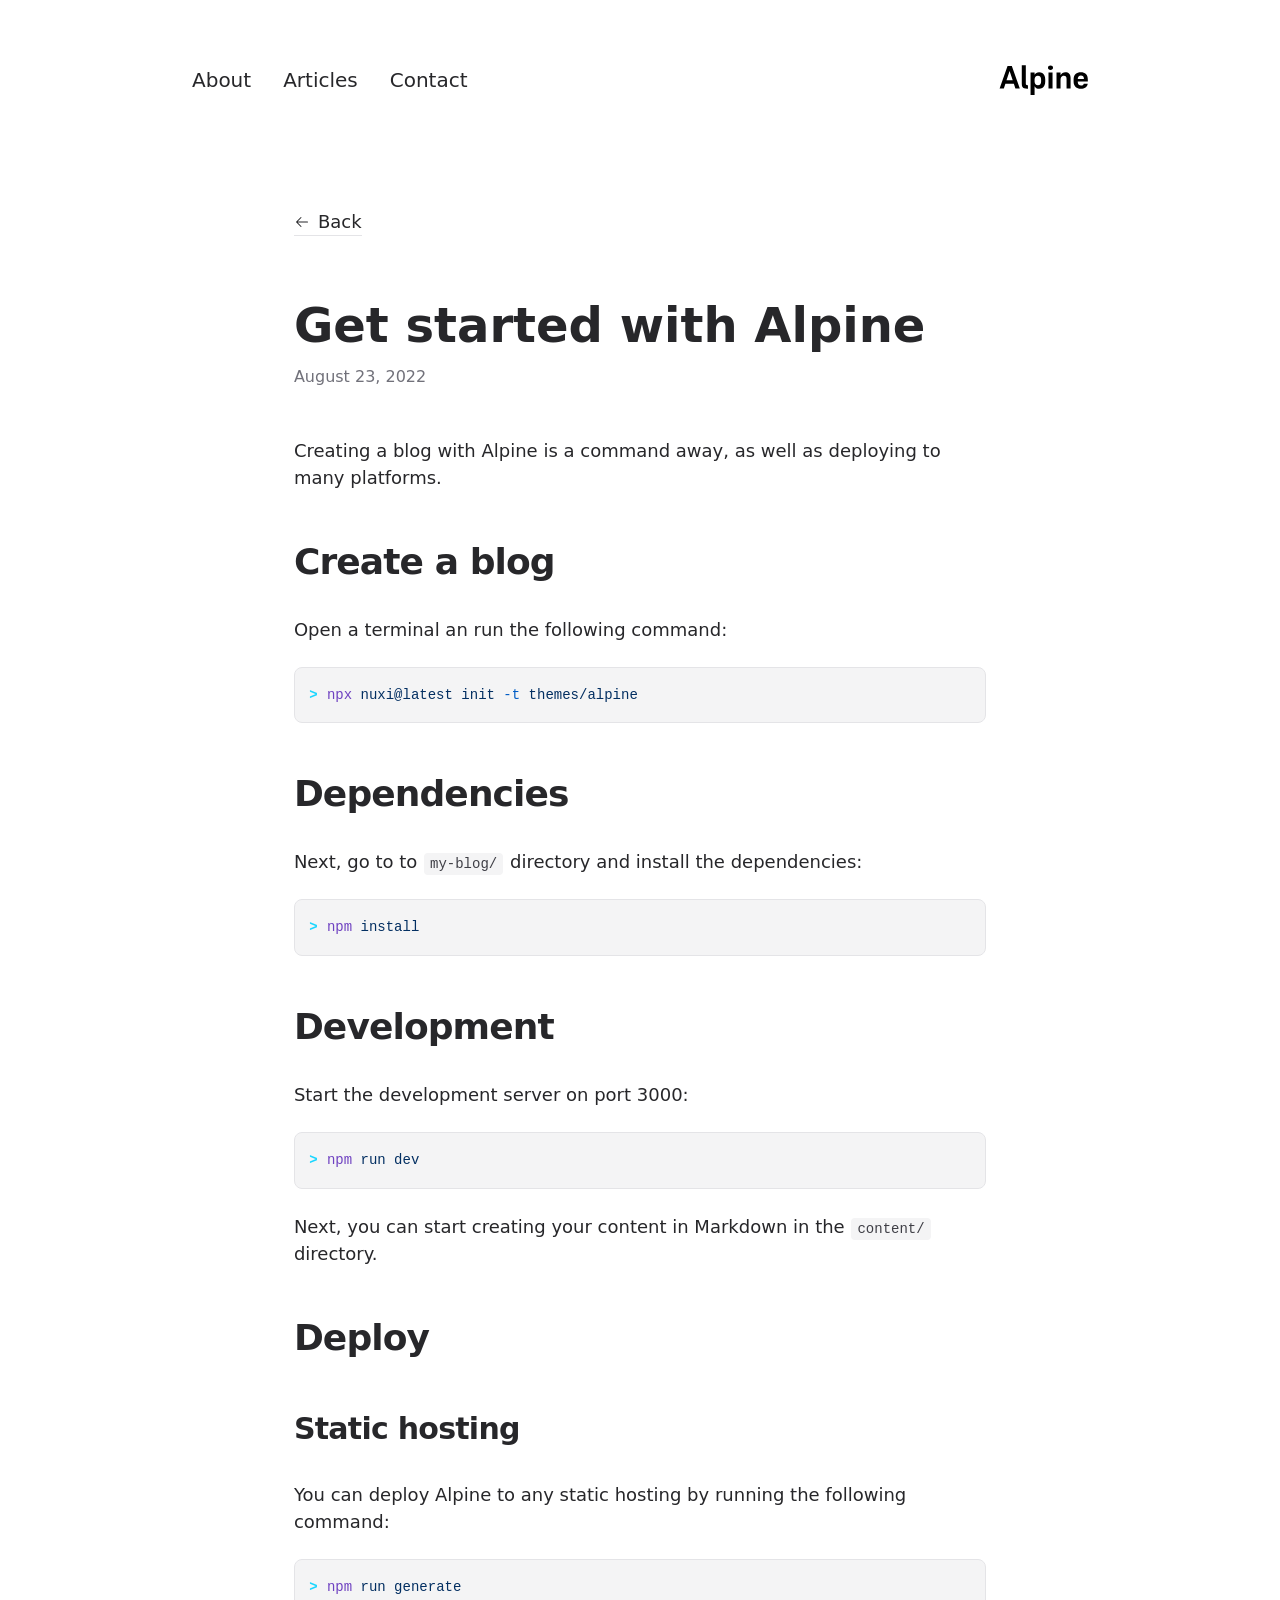
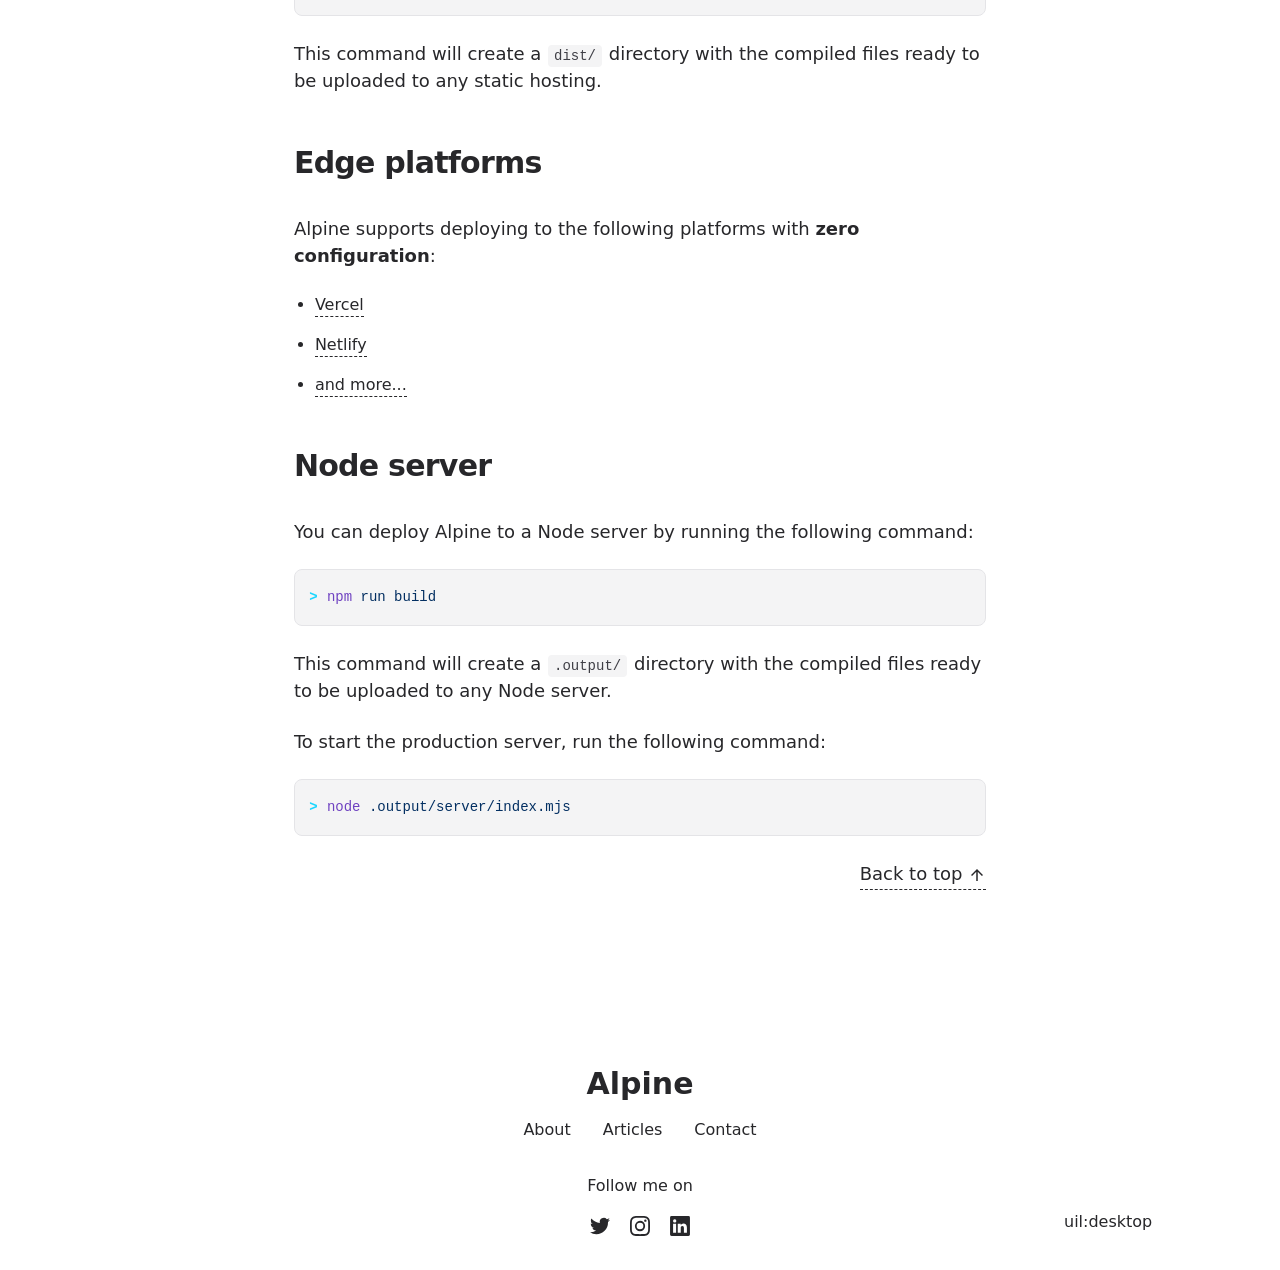
<file: articles/get-started/index.html>
<!DOCTYPE html><html  lang="en"><head><meta charset="utf-8">
<meta name="viewport" content="width=device-width, initial-scale=1">
<title>Get started with Alpine</title>
<meta name="twitter:card" content="summary_large_image">
<meta property="og:image:width" content="400">
<meta property="og:image:height" content="300">
<meta property="og:image:alt" content="An image showcasing my project.">
<meta property="og:title" content="Get started with Alpine">
<meta name="description" content="Creating a blog with Alpine is a command away, as well as deploying to many platforms.">
<meta property="og:description" content="Creating a blog with Alpine is a command away, as well as deploying to many platforms.">
<meta property="og:image" content="/articles/get-started.webp">
<link rel="preload" as="fetch" crossorigin="anonymous" href="/articles/get-started/_payload.json?d62152cf-91c0-4e35-89e6-155e440474e1">
<link rel="stylesheet" href="/_nuxt/entry.BHUUR9sX.css">
<link rel="stylesheet" href="/_nuxt/DocumentDrivenNotFound.dKXr8Q_d.css">
<link rel="stylesheet" href="/_nuxt/article.C8fZ3rVn.css">
<link rel="stylesheet" href="/_nuxt/ProseA.BPeuqILs.css">
<link rel="stylesheet" href="/_nuxt/ProseH1.BzEqoQOv.css">
<link rel="stylesheet" href="/_nuxt/ProseP.DmFLdU43.css">
<link rel="stylesheet" href="/_nuxt/ProseH2.BreDaGAr.css">
<link rel="stylesheet" href="/_nuxt/ProsePre.CchFRBtv.css">
<link rel="stylesheet" href="/_nuxt/ProseCode.BCmeJNe9.css">
<link rel="stylesheet" href="/_nuxt/ProseCodeInline.B8Vw9G6c.css">
<link rel="stylesheet" href="/_nuxt/ProseH3.BDTX0e-X.css">
<link rel="stylesheet" href="/_nuxt/ProseStrong.sHw8mYMs.css">
<link rel="stylesheet" href="/_nuxt/ProseUl.EU0qDsCf.css">
<link rel="stylesheet" href="/_nuxt/ProseLi.CHX_5J1r.css">
<link rel="modulepreload" as="script" crossorigin href="/_nuxt/D3dcLX9h.js">
<link rel="modulepreload" as="script" crossorigin href="/_nuxt/CXb-6SHy.js">
<link rel="modulepreload" as="script" crossorigin href="/_nuxt/Z0oVrkso.js">
<link rel="modulepreload" as="script" crossorigin href="/_nuxt/DOieR-hl.js">
<link rel="modulepreload" as="script" crossorigin href="/_nuxt/zpyr_X4u.js">
<link rel="modulepreload" as="script" crossorigin href="/_nuxt/CT7CpDvl.js">
<link rel="modulepreload" as="script" crossorigin href="/_nuxt/Br549uCX.js">
<link rel="modulepreload" as="script" crossorigin href="/_nuxt/CFXJdzBD.js">
<link rel="modulepreload" as="script" crossorigin href="/_nuxt/GhGh80Cl.js">
<link rel="modulepreload" as="script" crossorigin href="/_nuxt/BcWussCh.js">
<link rel="modulepreload" as="script" crossorigin href="/_nuxt/D4SVkYmW.js">
<link rel="modulepreload" as="script" crossorigin href="/_nuxt/DSBa_TgH.js">
<link rel="modulepreload" as="script" crossorigin href="/_nuxt/BfGDTath.js">
<link rel="modulepreload" as="script" crossorigin href="/_nuxt/r-gxX_Pp.js">
<link rel="modulepreload" as="script" crossorigin href="/_nuxt/BPh6p55n.js">
<link rel="modulepreload" as="script" crossorigin href="/_nuxt/BAufFcBm.js">
<link rel="modulepreload" as="script" crossorigin href="/_nuxt/ClUVKXgq.js">
<link rel="modulepreload" as="script" crossorigin href="/_nuxt/DEb0nWkN.js">
<link rel="modulepreload" as="script" crossorigin href="/_nuxt/BhEEohFM.js">
<link rel="modulepreload" as="script" crossorigin href="/_nuxt/Zbfc4RRb.js">
<link rel="modulepreload" as="script" crossorigin href="/_nuxt/B6UFgeOt.js">
<link rel="prefetch" as="script" crossorigin href="/_nuxt/CSOtShZJ.js">
<link rel="prefetch" as="script" crossorigin href="/_nuxt/B6ZhTlua.js">
<link rel="prefetch" as="script" crossorigin href="/_nuxt/B-q5Rnmu.js">
<link rel="prefetch" as="style" href="/_nuxt/useStudio.DzA-IoZ4.css">
<link rel="prefetch" as="script" crossorigin href="/_nuxt/Bl1SDdBf.js">
<link rel="prefetch" as="style" href="/_nuxt/error-404.Bwq3Qtp8.css">
<link rel="prefetch" as="script" crossorigin href="/_nuxt/CkLn1yu-.js">
<link rel="prefetch" as="style" href="/_nuxt/error-500.C69HPPxN.css">
<link rel="prefetch" as="script" crossorigin href="/_nuxt/CA2rm5sO.js">
<script type="module" src="/_nuxt/D3dcLX9h.js" crossorigin></script><style id="pinceau-runtime-hydratable">@media{.phy[--]{--puid:t2Qcgd-v;}.pv-oknPS_{max-width:var(--elements-container-maxWidth);padding-left:var(--elements-container-padding-mobile);padding-right:var(--elements-container-padding-mobile);}@media (min-width: 475px){.pv-oknPS_{padding-left:var(--elements-container-padding-xs);padding-right:var(--elements-container-padding-xs);}}@media (min-width: 640px){.pv-oknPS_{padding-left:var(--elements-container-padding-sm);padding-right:var(--elements-container-padding-sm);}}@media (min-width: 768px){.pv-oknPS_{padding-left:var(--elements-container-padding-md);padding-right:var(--elements-container-padding-md);}}} </style><style id="pinceau-theme">@media { :root {--pinceau-mq: initial; --alpine-readableLine: 68ch;--alpine-backdrop-backgroundColor: #f4f4f5b3;--prose-code-inline-padding: 0.2rem 0.375rem 0.2rem 0.375rem;--prose-code-block-backdropFilter: contrast(1);--prose-code-block-border-style: solid;--prose-code-block-border-width: 1px;--prose-tbody-tr-borderBottom-style: dashed;--prose-tbody-tr-borderBottom-width: 1px;--prose-th-textAlign: inherit;--prose-thead-borderBottom-style: solid;--prose-thead-borderBottom-width: 1px;--prose-thead-border-style: solid;--prose-thead-border-width: 0px;--prose-table-textAlign: start;--prose-hr-width: 1px;--prose-hr-style: solid;--prose-li-listStylePosition: outside;--prose-ol-li-markerColor: currentColor;--prose-ol-paddingInlineStart: 21px;--prose-ol-listStyleType: decimal;--prose-ul-li-markerColor: currentColor;--prose-ul-paddingInlineStart: 21px;--prose-ul-listStyleType: disc;--prose-blockquote-border-style: solid;--prose-blockquote-border-width: 4px;--prose-blockquote-quotes: '201C' '201D' '2018' '2019';--prose-blockquote-paddingInlineStart: 24px;--prose-a-code-color-hover: currentColor;--prose-a-code-color-static: currentColor;--prose-a-hasCode-borderBottom: none;--prose-a-border-distance: 2px;--prose-a-border-color-hover: currentColor;--prose-a-border-color-static: currentColor;--prose-a-border-style-hover: solid;--prose-a-border-style-static: dashed;--prose-a-border-width: 1px;--prose-a-color-static: inherit;--prose-a-textDecoration: none;--prose-h6-margin: 3rem 0 2rem;--prose-h5-margin: 3rem 0 2rem;--prose-h4-margin: 3rem 0 2rem;--prose-h3-margin: 3rem 0 2rem;--prose-h2-margin: 3rem 0 2rem;--prose-h1-margin: 0 0 2rem;--prose-p-fontSize: 18px;--typography-lead-loose: 2;--typography-lead-relaxed: 1.625;--typography-lead-normal: 1.5;--typography-lead-snug: 1.375;--typography-lead-tight: 1.25;--typography-lead-none: 1;--typography-lead-10: 2.5rem;--typography-lead-9: 2.25rem;--typography-lead-8: 2rem;--typography-lead-7: 1.75rem;--typography-lead-6: 1.5rem;--typography-lead-5: 1.25rem;--typography-lead-4: 1rem;--typography-lead-3: .75rem;--typography-lead-2: .5rem;--typography-lead-1: .025rem;--typography-fontWeight-black: 900;--typography-fontWeight-extrabold: 800;--typography-fontWeight-bold: 700;--typography-fontWeight-semibold: 600;--typography-fontWeight-medium: 500;--typography-fontWeight-normal: 400;--typography-fontWeight-light: 300;--typography-fontWeight-extralight: 200;--typography-fontWeight-thin: 100;--typography-fontSize-9xl: 128px;--typography-fontSize-8xl: 96px;--typography-fontSize-7xl: 72px;--typography-fontSize-6xl: 60px;--typography-fontSize-5xl: 48px;--typography-fontSize-4xl: 36px;--typography-fontSize-3xl: 30px;--typography-fontSize-2xl: 24px;--typography-fontSize-xl: 20px;--typography-fontSize-lg: 18px;--typography-fontSize-base: 16px;--typography-fontSize-sm: 14px;--typography-fontSize-xs: 12px;--typography-letterSpacing-wide: 0.025em;--typography-letterSpacing-tight: -0.025em;--typography-verticalMargin-base: 24px;--typography-verticalMargin-sm: 16px;--elements-border-secondary-hover: [object Object];--elements-backdrop-background: #fffc;--elements-backdrop-filter: saturate(200%) blur(20px);--elements-container-maxWidth: 64rem;--lead-loose: 2;--lead-relaxed: 1.625;--lead-normal: 1.5;--lead-snug: 1.375;--lead-tight: 1.25;--lead-none: 1;--lead-10: 2.5rem;--lead-9: 2.25rem;--lead-8: 2rem;--lead-7: 1.75rem;--lead-6: 1.5rem;--lead-5: 1.25rem;--lead-4: 1rem;--lead-3: .75rem;--lead-2: .5rem;--lead-1: .025rem;--letterSpacing-widest: 0.1em;--letterSpacing-wider: 0.05em;--letterSpacing-wide: 0.025em;--letterSpacing-normal: 0em;--letterSpacing-tight: -0.025em;--letterSpacing-tighter: -0.05em;--fontSize-9xl: 8rem;--fontSize-8xl: 6rem;--fontSize-7xl: 4.5rem;--fontSize-6xl: 3.75rem;--fontSize-5xl: 3rem;--fontSize-4xl: 2.25rem;--fontSize-3xl: 1.875rem;--fontSize-2xl: 1.5rem;--fontSize-xl: 1.25rem;--fontSize-lg: 1.125rem;--fontSize-base: 1rem;--fontSize-sm: 0.875rem;--fontSize-xs: 0.75rem;--fontWeight-black: 900;--fontWeight-extrabold: 800;--fontWeight-bold: 700;--fontWeight-semibold: 600;--fontWeight-medium: 500;--fontWeight-normal: 400;--fontWeight-light: 300;--fontWeight-extralight: 200;--fontWeight-thin: 100;--font-mono: ui-monospace, SFMono-Regular, Menlo, Monaco, Consolas, Liberation Mono, Courier New, monospace;--font-serif: ui-serif, Georgia, Cambria, Times New Roman, Times, serif;--font-sans: ui-sans-serif, system-ui, -apple-system, BlinkMacSystemFont, Segoe UI, Roboto, Helvetica Neue, Arial, Noto Sans, sans-serif, Apple Color Emoji, Segoe UI Emoji, Segoe UI Symbol, Noto Color Emoji;--opacity-total: 1;--opacity-high: 0.8;--opacity-medium: 0.5;--opacity-soft: 0.3;--opacity-light: 0.15;--opacity-bright: 0.1;--opacity-noOpacity: 0;--borderWidth-lg: 3px;--borderWidth-md: 2px;--borderWidth-sm: 1px;--borderWidth-noBorder: 0;--space-rem-875: 0.875rem;--space-rem-625: 0.625rem;--space-rem-375: 0.375rem;--space-rem-125: 0.125rem;--space-px: 1px;--space-128: 32rem;--space-96: 24rem;--space-80: 20rem;--space-72: 18rem;--space-64: 16rem;--space-60: 15rem;--space-56: 14rem;--space-52: 13rem;--space-48: 12rem;--space-44: 11rem;--space-40: 10rem;--space-36: 9rem;--space-32: 8rem;--space-28: 7rem;--space-24: 6rem;--space-20: 5rem;--space-16: 4rem;--space-14: 3.5rem;--space-12: 3rem;--space-11: 2.75rem;--space-10: 2.5rem;--space-9: 2.25rem;--space-8: 2rem;--space-7: 1.75rem;--space-6: 1.5rem;--space-5: 1.25rem;--space-4: 1rem;--space-3: 0.75rem;--space-2: 0.5rem;--space-1: 0.25rem;--space-0: 0px;--size-full: 100%;--size-7xl: 80rem;--size-6xl: 72rem;--size-5xl: 64rem;--size-4xl: 56rem;--size-3xl: 48rem;--size-2xl: 42rem;--size-xl: 36rem;--size-lg: 32rem;--size-md: 28rem;--size-sm: 24rem;--size-xs: 20rem;--size-200: 200px;--size-104: 104px;--size-80: 80px;--size-64: 64px;--size-56: 56px;--size-48: 48px;--size-40: 40px;--size-32: 32px;--size-24: 24px;--size-20: 20px;--size-16: 16px;--size-12: 12px;--size-8: 8px;--size-6: 6px;--size-4: 4px;--size-2: 2px;--size-0: 0px;--radii-full: 9999px;--radii-3xl: 1.75rem;--radii-2xl: 1.5rem;--radii-xl: 1rem;--radii-lg: 0.75rem;--radii-md: 0.5rem;--radii-sm: 0.375rem;--radii-xs: 0.25rem;--radii-2xs: 0.125rem;--radii-none: 0px;--shadow-none: 0px 0px 0px 0px transparent;--shadow-lg: 0px 10px 15px -3px #000000, 0px 4px 6px -4px #000000;--shadow-md: 0px 4px 6px -1px #000000, 0px 2px 4px -2px #000000;--shadow-sm: 0px 1px 3px 0px #000000, 0px 1px 2px -1px #000000;--shadow-xs: 0px 1px 2px 0px #000000;--height-screen: 100vh;--width-screen: 100vw;--color-primary-900: #002e38;--color-primary-800: #005c70;--color-primary-700: #008aa9;--color-primary-600: #00b9e1;--color-primary-500: #1ad6ff;--color-primary-400: #40ddff;--color-primary-300: #66e4ff;--color-primary-200: #8deaff;--color-primary-100: #b3f1ff;--color-primary-50: #d9f8ff;--color-ruby-900: #380011;--color-ruby-800: #700021;--color-ruby-700: #a90032;--color-ruby-600: #e10043;--color-ruby-500: #ff1a5e;--color-ruby-400: #ff4079;--color-ruby-300: #ff6694;--color-ruby-200: #ff8dae;--color-ruby-100: #ffb3c9;--color-ruby-50: #ffd9e4;--color-pink-900: #380025;--color-pink-800: #70004b;--color-pink-700: #a90070;--color-pink-600: #e10095;--color-pink-500: #ff1ab2;--color-pink-400: #ff40bf;--color-pink-300: #ff66cc;--color-pink-200: #ff8dd8;--color-pink-100: #ffb3e5;--color-pink-50: #ffd9f2;--color-purple-900: #190038;--color-purple-800: #330070;--color-purple-700: #4c00a9;--color-purple-600: #6500e1;--color-purple-500: #811aff;--color-purple-400: #9640ff;--color-purple-300: #ab66ff;--color-purple-200: #c08dff;--color-purple-100: #d5b3ff;--color-purple-50: #ead9ff;--color-royalblue-900: #0b0531;--color-royalblue-800: #160a62;--color-royalblue-700: #211093;--color-royalblue-600: #2c15c4;--color-royalblue-500: #4127e8;--color-royalblue-400: #614bec;--color-royalblue-300: #806ff0;--color-royalblue-200: #a093f3;--color-royalblue-100: #c0b7f7;--color-royalblue-50: #dfdbfb;--color-indigoblue-900: #001238;--color-indigoblue-800: #002370;--color-indigoblue-700: #0035a9;--color-indigoblue-600: #0047e1;--color-indigoblue-500: #1a62ff;--color-indigoblue-400: #407cff;--color-indigoblue-300: #6696ff;--color-indigoblue-200: #8db0ff;--color-indigoblue-100: #b3cbff;--color-indigoblue-50: #d9e5ff;--color-blue-900: #002438;--color-blue-800: #004870;--color-blue-700: #006ca9;--color-blue-600: #0090e1;--color-blue-500: #1aadff;--color-blue-400: #40bbff;--color-blue-300: #66c8ff;--color-blue-200: #8dd6ff;--color-blue-100: #b3e4ff;--color-blue-50: #d9f1ff;--color-lightblue-900: #002e38;--color-lightblue-800: #005c70;--color-lightblue-700: #008aa9;--color-lightblue-600: #00b9e1;--color-lightblue-500: #1ad6ff;--color-lightblue-400: #40ddff;--color-lightblue-300: #66e4ff;--color-lightblue-200: #8deaff;--color-lightblue-100: #b3f1ff;--color-lightblue-50: #d9f8ff;--color-teal-900: #062a28;--color-teal-800: #0b544f;--color-teal-700: #117d77;--color-teal-600: #16a79e;--color-teal-500: #1cd1c6;--color-teal-400: #36e4da;--color-teal-300: #5fe9e1;--color-teal-200: #87efe9;--color-teal-100: #aff4f0;--color-teal-50: #d7faf8;--color-pear-900: #2a2b09;--color-pear-800: #545512;--color-pear-700: #7e801b;--color-pear-600: #a8aa24;--color-pear-500: #d0d32f;--color-pear-400: #d8da52;--color-pear-300: #e0e274;--color-pear-200: #e8e997;--color-pear-100: #eff0ba;--color-pear-50: #f7f8dc;--color-red-900: #380300;--color-red-800: #700700;--color-red-700: #a90a00;--color-red-600: #e10e00;--color-red-500: #ff281a;--color-red-400: #ff4c40;--color-red-300: #ff7066;--color-red-200: #ff948d;--color-red-100: #ffb7b3;--color-red-50: #ffdbd9;--color-orange-900: #381800;--color-orange-800: #702f00;--color-orange-700: #a94700;--color-orange-600: #e15e00;--color-orange-500: #ff7a1a;--color-orange-400: #ff9040;--color-orange-300: #ffa666;--color-orange-200: #ffbd8d;--color-orange-100: #ffd3b3;--color-orange-50: #ffe9d9;--color-yellow-900: #362b03;--color-yellow-800: #6d5605;--color-yellow-700: #a38108;--color-yellow-600: #daac0a;--color-yellow-500: #f5c828;--color-yellow-400: #f7d14c;--color-yellow-300: #f8da70;--color-yellow-200: #fae393;--color-yellow-100: #fcedb7;--color-yellow-50: #fdf6db;--color-green-900: #003f25;--color-green-800: #005e38;--color-green-700: #007e4a;--color-green-600: #009d5d;--color-green-500: #00bd6f;--color-green-400: #00dc82;--color-green-300: #30ffaa;--color-green-200: #83ffcc;--color-green-100: #acffdd;--color-green-50: #d6ffee;--color-gray-900: #18181B;--color-gray-800: #27272A;--color-gray-700: #3f3f46;--color-gray-600: #52525B;--color-gray-500: #71717A;--color-gray-400: #a1a1aa;--color-gray-300: #D4d4d8;--color-gray-200: #e4e4e7;--color-gray-100: #f4f4f5;--color-gray-50: #fafafa;--color-black: #0c0c0d;--color-white: #FFFFFF;--media-portrait: only screen and (orientation: portrait);--media-landscape: only screen and (orientation: landscape);--media-rm: (prefers-reduced-motion: reduce);--media-2xl: (min-width: 1536px);--media-xl: (min-width: 1280px);--media-lg: (min-width: 1024px);--media-md: (min-width: 768px);--media-sm: (min-width: 640px);--media-xs: (min-width: 475px);--alpine-body-color: var(--color-gray-800);--alpine-body-backgroundColor: var(--color-white);--prose-code-inline-fontWeight: var(--typography-fontWeight-normal);--prose-code-inline-fontSize: var(--typography-fontSize-sm);--prose-code-inline-borderRadius: var(--radii-xs);--prose-code-block-pre-padding: var(--typography-verticalMargin-sm);--prose-code-block-margin: var(--typography-verticalMargin-base) 0;--prose-code-block-fontSize: var(--typography-fontSize-sm);--prose-tbody-code-inline-fontSize: var(--typography-fontSize-sm);--prose-tbody-td-padding: var(--typography-verticalMargin-sm);--prose-th-fontWeight: var(--typography-fontWeight-semibold);--prose-th-padding: 0 var(--typography-verticalMargin-sm) var(--typography-verticalMargin-sm) var(--typography-verticalMargin-sm);--prose-table-lineHeight: var(--typography-lead-6);--prose-table-fontSize: var(--typography-fontSize-sm);--prose-table-margin: var(--typography-verticalMargin-base) 0;--prose-hr-margin: var(--typography-verticalMargin-base) 0;--prose-li-margin: var(--typography-verticalMargin-sm) 0;--prose-ol-margin: var(--typography-verticalMargin-base) 0;--prose-ul-margin: var(--typography-verticalMargin-base) 0;--prose-blockquote-margin: var(--typography-verticalMargin-base) 0;--prose-a-code-border-style: var(--prose-a-border-style-static);--prose-a-code-border-width: var(--prose-a-border-width);--prose-a-fontWeight: var(--typography-fontWeight-medium);--prose-img-margin: var(--typography-verticalMargin-base) 0;--prose-strong-fontWeight: var(--typography-fontWeight-semibold);--prose-h6-iconSize: var(--typography-fontSize-base);--prose-h6-fontWeight: var(--typography-fontWeight-semibold);--prose-h6-lineHeight: var(--typography-lead-normal);--prose-h6-fontSize: var(--typography-fontSize-lg);--prose-h5-iconSize: var(--typography-fontSize-lg);--prose-h5-fontWeight: var(--typography-fontWeight-semibold);--prose-h5-lineHeight: var(--typography-lead-snug);--prose-h5-fontSize: var(--typography-fontSize-xl);--prose-h4-iconSize: var(--typography-fontSize-lg);--prose-h4-letterSpacing: var(--typography-letterSpacing-tight);--prose-h4-fontWeight: var(--typography-fontWeight-semibold);--prose-h4-lineHeight: var(--typography-lead-snug);--prose-h4-fontSize: var(--typography-fontSize-2xl);--prose-h3-iconSize: var(--typography-fontSize-xl);--prose-h3-letterSpacing: var(--typography-letterSpacing-tight);--prose-h3-fontWeight: var(--typography-fontWeight-semibold);--prose-h3-lineHeight: var(--typography-lead-snug);--prose-h3-fontSize: var(--typography-fontSize-3xl);--prose-h2-iconSize: var(--typography-fontSize-2xl);--prose-h2-letterSpacing: var(--typography-letterSpacing-tight);--prose-h2-fontWeight: var(--typography-fontWeight-semibold);--prose-h2-lineHeight: var(--typography-lead-tight);--prose-h2-fontSize: var(--typography-fontSize-4xl);--prose-h1-iconSize: var(--typography-fontSize-3xl);--prose-h1-letterSpacing: var(--typography-letterSpacing-tight);--prose-h1-fontWeight: var(--typography-fontWeight-bold);--prose-h1-lineHeight: var(--typography-lead-tight);--prose-h1-fontSize: var(--typography-fontSize-5xl);--prose-p-br-margin: var(--typography-verticalMargin-base) 0 0 0;--prose-p-margin: var(--typography-verticalMargin-base) 0;--prose-p-lineHeight: var(--typography-lead-normal);--typography-color-primary-900: var(--color-primary-900);--typography-color-primary-800: var(--color-primary-800);--typography-color-primary-700: var(--color-primary-700);--typography-color-primary-600: var(--color-primary-600);--typography-color-primary-500: var(--color-primary-500);--typography-color-primary-400: var(--color-primary-400);--typography-color-primary-300: var(--color-primary-300);--typography-color-primary-200: var(--color-primary-200);--typography-color-primary-100: var(--color-primary-100);--typography-color-primary-50: var(--color-primary-50);--typography-font-code: var(--font-mono);--typography-font-body: var(--font-sans);--typography-font-display: var(--font-sans);--typography-body-backgroundColor: var(--color-white);--typography-body-color: var(--color-black);--elements-state-danger-borderColor-secondary: var(--color-red-200);--elements-state-danger-borderColor-primary: var(--color-red-100);--elements-state-danger-backgroundColor-secondary: var(--color-red-100);--elements-state-danger-backgroundColor-primary: var(--color-red-50);--elements-state-danger-color-secondary: var(--color-red-600);--elements-state-danger-color-primary: var(--color-red-500);--elements-state-warning-borderColor-secondary: var(--color-yellow-200);--elements-state-warning-borderColor-primary: var(--color-yellow-100);--elements-state-warning-backgroundColor-secondary: var(--color-yellow-100);--elements-state-warning-backgroundColor-primary: var(--color-yellow-50);--elements-state-warning-color-secondary: var(--color-yellow-700);--elements-state-warning-color-primary: var(--color-yellow-600);--elements-state-success-borderColor-secondary: var(--color-green-200);--elements-state-success-borderColor-primary: var(--color-green-100);--elements-state-success-backgroundColor-secondary: var(--color-green-100);--elements-state-success-backgroundColor-primary: var(--color-green-50);--elements-state-success-color-secondary: var(--color-green-600);--elements-state-success-color-primary: var(--color-green-500);--elements-state-info-borderColor-secondary: var(--color-blue-200);--elements-state-info-borderColor-primary: var(--color-blue-100);--elements-state-info-backgroundColor-secondary: var(--color-blue-100);--elements-state-info-backgroundColor-primary: var(--color-blue-50);--elements-state-info-color-secondary: var(--color-blue-600);--elements-state-info-color-primary: var(--color-blue-500);--elements-state-primary-borderColor-secondary: var(--color-primary-200);--elements-state-primary-borderColor-primary: var(--color-primary-100);--elements-state-primary-backgroundColor-secondary: var(--color-primary-100);--elements-state-primary-backgroundColor-primary: var(--color-primary-50);--elements-state-primary-color-secondary: var(--color-primary-700);--elements-state-primary-color-primary: var(--color-primary-600);--elements-surface-secondary-backgroundColor: var(--color-gray-200);--elements-surface-primary-backgroundColor: var(--color-gray-100);--elements-surface-background-base: var(--color-gray-100);--elements-border-secondary-static: var(--color-gray-200);--elements-border-primary-hover: var(--color-gray-200);--elements-border-primary-static: var(--color-gray-100);--elements-container-padding-md: var(--space-16);--elements-container-padding-sm: var(--space-12);--elements-container-padding-xs: var(--space-8);--elements-container-padding-mobile: var(--space-6);--elements-text-secondary-color-hover: var(--color-gray-700);--elements-text-secondary-color-static: var(--color-gray-500);--elements-text-primary-color-static: var(--color-gray-900);--text-6xl-lineHeight: var(--lead-none);--text-6xl-fontSize: var(--fontSize-6xl);--text-5xl-lineHeight: var(--lead-none);--text-5xl-fontSize: var(--fontSize-5xl);--text-4xl-lineHeight: var(--lead-10);--text-4xl-fontSize: var(--fontSize-4xl);--text-3xl-lineHeight: var(--lead-9);--text-3xl-fontSize: var(--fontSize-3xl);--text-2xl-lineHeight: var(--lead-8);--text-2xl-fontSize: var(--fontSize-2xl);--text-xl-lineHeight: var(--lead-7);--text-xl-fontSize: var(--fontSize-xl);--text-lg-lineHeight: var(--lead-7);--text-lg-fontSize: var(--fontSize-lg);--text-base-lineHeight: var(--lead-6);--text-base-fontSize: var(--fontSize-base);--text-sm-lineHeight: var(--lead-5);--text-sm-fontSize: var(--fontSize-sm);--text-xs-lineHeight: var(--lead-4);--text-xs-fontSize: var(--fontSize-xs);--shadow-2xl: 0px 25px 50px -12px var(--color-gray-900);--shadow-xl: 0px 20px 25px -5px var(--color-gray-400), 0px 8px 10px -6px #000000;--color-secondary-900: var(--color-gray-900);--color-secondary-800: var(--color-gray-800);--color-secondary-700: var(--color-gray-700);--color-secondary-600: var(--color-gray-600);--color-secondary-500: var(--color-gray-500);--color-secondary-400: var(--color-gray-400);--color-secondary-300: var(--color-gray-300);--color-secondary-200: var(--color-gray-200);--color-secondary-100: var(--color-gray-100);--color-secondary-50: var(--color-gray-50);--prose-a-code-background-hover: var(--typography-color-primary-50);--prose-a-code-border-color-hover: var(--typography-color-primary-500);--prose-a-color-hover: var(--typography-color-primary-500);--typography-color-secondary-900: var(--color-secondary-900);--typography-color-secondary-800: var(--color-secondary-800);--typography-color-secondary-700: var(--color-secondary-700);--typography-color-secondary-600: var(--color-secondary-600);--typography-color-secondary-500: var(--color-secondary-500);--typography-color-secondary-400: var(--color-secondary-400);--typography-color-secondary-300: var(--color-secondary-300);--typography-color-secondary-200: var(--color-secondary-200);--typography-color-secondary-100: var(--color-secondary-100);--typography-color-secondary-50: var(--color-secondary-50);--prose-code-inline-backgroundColor: var(--typography-color-secondary-100);--prose-code-inline-color: var(--typography-color-secondary-700);--prose-code-block-backgroundColor: var(--typography-color-secondary-100);--prose-code-block-color: var(--typography-color-secondary-700);--prose-code-block-border-color: var(--typography-color-secondary-200);--prose-tbody-tr-borderBottom-color: var(--typography-color-secondary-200);--prose-th-color: var(--typography-color-secondary-600);--prose-thead-borderBottom-color: var(--typography-color-secondary-200);--prose-thead-border-color: var(--typography-color-secondary-300);--prose-hr-color: var(--typography-color-secondary-200);--prose-blockquote-border-color: var(--typography-color-secondary-200);--prose-blockquote-color: var(--typography-color-secondary-500);--prose-a-code-border-color-static: var(--typography-color-secondary-400); } }@media { :root.dark {--pinceau-mq: dark; --alpine-backdrop-backgroundColor: #18181bb3;--prose-code-block-backdropFilter: contrast(1);--prose-ol-li-markerColor: currentColor;--prose-ul-li-markerColor: currentColor;--prose-a-code-color-hover: currentColor;--prose-a-code-color-static: currentColor;--prose-a-border-color-hover: currentColor;--prose-a-border-color-static: currentColor;--prose-a-color-static: inherit;--elements-backdrop-background: #0c0d0ccc;--alpine-body-color: var(--color-gray-200);--alpine-body-backgroundColor: var(--color-black);--typography-body-backgroundColor: var(--color-black);--typography-body-color: var(--color-white);--elements-state-danger-borderColor-secondary: var(--color-red-700);--elements-state-danger-borderColor-primary: var(--color-red-800);--elements-state-danger-backgroundColor-secondary: var(--color-red-800);--elements-state-danger-backgroundColor-primary: var(--color-red-900);--elements-state-danger-color-secondary: var(--color-red-200);--elements-state-danger-color-primary: var(--color-red-300);--elements-state-warning-borderColor-secondary: var(--color-yellow-700);--elements-state-warning-borderColor-primary: var(--color-yellow-800);--elements-state-warning-backgroundColor-secondary: var(--color-yellow-800);--elements-state-warning-backgroundColor-primary: var(--color-yellow-900);--elements-state-warning-color-secondary: var(--color-yellow-200);--elements-state-warning-color-primary: var(--color-yellow-400);--elements-state-success-borderColor-secondary: var(--color-green-700);--elements-state-success-borderColor-primary: var(--color-green-800);--elements-state-success-backgroundColor-secondary: var(--color-green-800);--elements-state-success-backgroundColor-primary: var(--color-green-900);--elements-state-success-color-secondary: var(--color-green-200);--elements-state-success-color-primary: var(--color-green-400);--elements-state-info-borderColor-secondary: var(--color-blue-700);--elements-state-info-borderColor-primary: var(--color-blue-800);--elements-state-info-backgroundColor-secondary: var(--color-blue-800);--elements-state-info-backgroundColor-primary: var(--color-blue-900);--elements-state-info-color-secondary: var(--color-blue-200);--elements-state-info-color-primary: var(--color-blue-400);--elements-state-primary-borderColor-secondary: var(--color-primary-700);--elements-state-primary-borderColor-primary: var(--color-primary-800);--elements-state-primary-backgroundColor-secondary: var(--color-primary-800);--elements-state-primary-backgroundColor-primary: var(--color-primary-900);--elements-state-primary-color-secondary: var(--color-primary-200);--elements-state-primary-color-primary: var(--color-primary-400);--elements-surface-secondary-backgroundColor: var(--color-gray-800);--elements-surface-primary-backgroundColor: var(--color-gray-900);--elements-surface-background-base: var(--color-gray-900);--elements-border-secondary-static: var(--color-gray-800);--elements-border-primary-hover: var(--color-gray-800);--elements-border-primary-static: var(--color-gray-900);--elements-text-secondary-color-hover: var(--color-gray-200);--elements-text-secondary-color-static: var(--color-gray-400);--elements-text-primary-color-static: var(--color-gray-50);--prose-a-code-background-hover: var(--typography-color-primary-900);--prose-a-code-border-color-hover: var(--typography-color-primary-600);--prose-a-color-hover: var(--typography-color-primary-400);--prose-code-inline-backgroundColor: var(--typography-color-secondary-800);--prose-code-inline-color: var(--typography-color-secondary-200);--prose-code-block-backgroundColor: var(--typography-color-secondary-900);--prose-code-block-color: var(--typography-color-secondary-200);--prose-code-block-border-color: var(--typography-color-secondary-800);--prose-tbody-tr-borderBottom-color: var(--typography-color-secondary-800);--prose-th-color: var(--typography-color-secondary-400);--prose-thead-borderBottom-color: var(--typography-color-secondary-800);--prose-thead-border-color: var(--typography-color-secondary-600);--prose-hr-color: var(--typography-color-secondary-800);--prose-blockquote-border-color: var(--typography-color-secondary-700);--prose-blockquote-color: var(--typography-color-secondary-400);--prose-a-code-border-color-static: var(--typography-color-secondary-600); } }</style><script>"use strict";(()=>{const a=window,e=document.documentElement,c=window.localStorage,d=["dark","light"],n=c&&c.getItem&&c.getItem("nuxt-color-mode")||"system";let l=n==="system"?f():n;const i=e.getAttribute("data-color-mode-forced");i&&(l=i),r(l),a["__NUXT_COLOR_MODE__"]={preference:n,value:l,getColorScheme:f,addColorScheme:r,removeColorScheme:u};function r(o){const t=""+o+"",s="";e.classList?e.classList.add(t):e.className+=" "+t,s&&e.setAttribute("data-"+s,o)}function u(o){const t=""+o+"",s="";e.classList?e.classList.remove(t):e.className=e.className.replace(new RegExp(t,"g"),""),s&&e.removeAttribute("data-"+s)}function m(o){return a.matchMedia("(prefers-color-scheme"+o+")")}function f(){if(a.matchMedia&&m("").media!=="not all"){for(const o of d)if(m(":"+o).matches)return o}return"light"}})();
</script></head><body><div id="__nuxt"><div class="container pv-oknPS_ pc-t2Qcgd app-layout" data-v-081e7652 data-v-701e7c68><!--[--><div class="nuxt-progress" style="width:0%;height:3px;opacity:0;background-size:Infinity% auto;" data-v-081e7652></div><header class="right" data-v-081e7652 data-v-4f8c7488><div class="menu" data-v-4f8c7488><button aria-label="Navigation Menu" data-v-4f8c7488><svg width="24" height="24" viewBox="0 0 68 68" fill="currentColor" xmlns="http://www.w3.org/2000/svg" data-v-4f8c7488><path d="M8 34C8 32.1362 8 31.2044 8.30448 30.4693C8.71046 29.4892 9.48915 28.7105 10.4693 28.3045C11.2044 28 12.1362 28 14 28C15.8638 28 16.7956 28 17.5307 28.3045C18.5108 28.7105 19.2895 29.4892 19.6955 30.4693C20 31.2044 20 32.1362 20 34C20 35.8638 20 36.7956 19.6955 37.5307C19.2895 38.5108 18.5108 39.2895 17.5307 39.6955C16.7956 40 15.8638 40 14 40C12.1362 40 11.2044 40 10.4693 39.6955C9.48915 39.2895 8.71046 38.5108 8.30448 37.5307C8 36.7956 8 35.8638 8 34Z" data-v-4f8c7488></path><path d="M28 34C28 32.1362 28 31.2044 28.3045 30.4693C28.7105 29.4892 29.4892 28.7105 30.4693 28.3045C31.2044 28 32.1362 28 34 28C35.8638 28 36.7956 28 37.5307 28.3045C38.5108 28.7105 39.2895 29.4892 39.6955 30.4693C40 31.2044 40 32.1362 40 34C40 35.8638 40 36.7956 39.6955 37.5307C39.2895 38.5108 38.5108 39.2895 37.5307 39.6955C36.7956 40 35.8638 40 34 40C32.1362 40 31.2044 40 30.4693 39.6955C29.4892 39.2895 28.7105 38.5108 28.3045 37.5307C28 36.7956 28 35.8638 28 34Z" data-v-4f8c7488></path><path d="M48 34C48 32.1362 48 31.2044 48.3045 30.4693C48.7105 29.4892 49.4892 28.7105 50.4693 28.3045C51.2044 28 52.1362 28 54 28C55.8638 28 56.7956 28 57.5307 28.3045C58.5108 28.7105 59.2895 29.4892 59.6955 30.4693C60 31.2044 60 32.1362 60 34C60 35.8638 60 36.7956 59.6955 37.5307C59.2895 38.5108 58.5108 39.2895 57.5307 39.6955C56.7956 40 55.8638 40 54 40C52.1362 40 51.2044 40 50.4693 39.6955C49.4892 39.2895 48.7105 38.5108 48.3045 37.5307C48 36.7956 48 35.8638 48 34Z" data-v-4f8c7488></path></svg></button></div><div class="overlay" data-v-4f8c7488><nav data-v-4f8c7488 data-v-d3076bf1><ul data-v-d3076bf1><!--[--><li data-v-d3076bf1><a href="/" class="" data-v-d3076bf1><span class="underline-fx" data-v-d3076bf1></span> About</a></li><li data-v-d3076bf1><a href="/articles" class="" data-v-d3076bf1><span class="underline-fx" data-v-d3076bf1></span> Articles</a></li><li data-v-d3076bf1><a href="/contact" class="" data-v-d3076bf1><span class="underline-fx" data-v-d3076bf1></span> Contact</a></li><!--]--></ul></nav></div><div class="logo" data-v-4f8c7488><a href="/" class="" data-v-4f8c7488><img src="/logo-dark.svg" class="dark-img" alt="alpine" width="89" height="31" data-v-4f8c7488><img src="/logo.svg" class="light-img" alt="alpine" width="89" height="31" data-v-4f8c7488></a></div><div class="main-nav" data-v-4f8c7488><nav data-v-4f8c7488 data-v-d3076bf1><ul data-v-d3076bf1><!--[--><li data-v-d3076bf1><a href="/" class="" data-v-d3076bf1><span class="underline-fx" data-v-d3076bf1></span> About</a></li><li data-v-d3076bf1><a href="/articles" class="" data-v-d3076bf1><span class="underline-fx" data-v-d3076bf1></span> Articles</a></li><li data-v-d3076bf1><a href="/contact" class="" data-v-d3076bf1><span class="underline-fx" data-v-d3076bf1></span> Contact</a></li><!--]--></ul></nav></div></header><!--[--><div class="document-driven-page"><article data-v-619c0db5><a href="/articles" class="back" data-v-619c0db5><svg xmlns="http://www.w3.org/2000/svg" xmlns:xlink="http://www.w3.org/1999/xlink" aria-hidden="true" role="img" class="icon" data-v-619c0db5 style="" width="1em" height="1em" viewBox="0 0 256 256" data-v-0c0f7b63><path fill="currentColor" d="M224 128a8 8 0 0 1-8 8H59.31l58.35 58.34a8 8 0 0 1-11.32 11.32l-72-72a8 8 0 0 1 0-11.32l72-72a8 8 0 0 1 11.32 11.32L59.31 120H216a8 8 0 0 1 8 8"/></svg><span data-v-619c0db5> Back </span></a><header data-v-619c0db5><h1 class="title" data-v-619c0db5>Get started with Alpine</h1><time datetime="2022-08-23T00:00:00.000Z" data-v-619c0db5>August 23, 2022</time></header><div class="prose" data-v-619c0db5><!--[--><div><h1 id="get-started-with-alpine" data-v-d0c59357><a aria-current="page" href="/articles/get-started#get-started-with-alpine" class="router-link-active router-link-exact-active" data-v-d0c59357><!--[-->Get started with Alpine<!--]--><!----></a></h1><p data-v-200646ed><!--[-->Creating a blog with Alpine is a command away, as well as deploying to many platforms.<!--]--></p><h2 id="create-a-blog" data-v-484640eb><a aria-current="page" href="/articles/get-started#create-a-blog" class="router-link-active router-link-exact-active" data-v-484640eb><!--[-->Create a blog<!--]--><!----></a></h2><p data-v-200646ed><!--[-->Open a terminal an run the following command:<!--]--></p><div class="highlight-bash prose-code" meta data-v-35e30453><!----><!--[--><pre class="language-bash shiki shiki-themes github-light github-dark" style=""><!--[--><code><span class="line" line="1"><span style="--shiki-default:#6F42C1;--shiki-dark:#B392F0">npx</span><span style="--shiki-default:#032F62;--shiki-dark:#9ECBFF"> nuxi@latest</span><span style="--shiki-default:#032F62;--shiki-dark:#9ECBFF"> init</span><span style="--shiki-default:#005CC5;--shiki-dark:#79B8FF"> -t</span><span style="--shiki-default:#032F62;--shiki-dark:#9ECBFF"> themes/alpine
</span></span></code><!--]--></pre><!--]--><button class="copy-button" data-v-35e30453 data-v-b93099fd><span class="sr-only" data-v-b93099fd>Copy to clipboard</span><span class="icon-wrapper" data-v-b93099fd><svg xmlns="http://www.w3.org/2000/svg" xmlns:xlink="http://www.w3.org/1999/xlink" aria-hidden="true" role="img" class="icon" data-v-b93099fd style="" width="18px" height="18px" viewBox="0 0 256 256" data-v-0c0f7b63><path fill="currentColor" d="M216 32H88a8 8 0 0 0-8 8v40H40a8 8 0 0 0-8 8v128a8 8 0 0 0 8 8h128a8 8 0 0 0 8-8v-40h40a8 8 0 0 0 8-8V40a8 8 0 0 0-8-8m-56 176H48V96h112Zm48-48h-32V88a8 8 0 0 0-8-8H96V48h112Z"/></svg></span></button></div><h2 id="dependencies" data-v-484640eb><a aria-current="page" href="/articles/get-started#dependencies" class="router-link-active router-link-exact-active" data-v-484640eb><!--[-->Dependencies<!--]--><!----></a></h2><p data-v-200646ed><!--[-->Next, go to to <code class="" data-v-adbe12ee><!--[-->my-blog/<!--]--></code> directory and install the dependencies:<!--]--></p><div class="highlight-bash prose-code" meta data-v-35e30453><!----><!--[--><pre class="language-bash shiki shiki-themes github-light github-dark" style=""><!--[--><code><span class="line" line="1"><span style="--shiki-default:#6F42C1;--shiki-dark:#B392F0">npm</span><span style="--shiki-default:#032F62;--shiki-dark:#9ECBFF"> install
</span></span></code><!--]--></pre><!--]--><button class="copy-button" data-v-35e30453 data-v-b93099fd><span class="sr-only" data-v-b93099fd>Copy to clipboard</span><span class="icon-wrapper" data-v-b93099fd><svg xmlns="http://www.w3.org/2000/svg" xmlns:xlink="http://www.w3.org/1999/xlink" aria-hidden="true" role="img" class="icon" data-v-b93099fd style="" width="18px" height="18px" viewBox="0 0 256 256" data-v-0c0f7b63><path fill="currentColor" d="M216 32H88a8 8 0 0 0-8 8v40H40a8 8 0 0 0-8 8v128a8 8 0 0 0 8 8h128a8 8 0 0 0 8-8v-40h40a8 8 0 0 0 8-8V40a8 8 0 0 0-8-8m-56 176H48V96h112Zm48-48h-32V88a8 8 0 0 0-8-8H96V48h112Z"/></svg></span></button></div><h2 id="development" data-v-484640eb><a aria-current="page" href="/articles/get-started#development" class="router-link-active router-link-exact-active" data-v-484640eb><!--[-->Development<!--]--><!----></a></h2><p data-v-200646ed><!--[-->Start the development server on port 3000:<!--]--></p><div class="highlight-bash prose-code" meta data-v-35e30453><!----><!--[--><pre class="language-bash shiki shiki-themes github-light github-dark" style=""><!--[--><code><span class="line" line="1"><span style="--shiki-default:#6F42C1;--shiki-dark:#B392F0">npm</span><span style="--shiki-default:#032F62;--shiki-dark:#9ECBFF"> run</span><span style="--shiki-default:#032F62;--shiki-dark:#9ECBFF"> dev
</span></span></code><!--]--></pre><!--]--><button class="copy-button" data-v-35e30453 data-v-b93099fd><span class="sr-only" data-v-b93099fd>Copy to clipboard</span><span class="icon-wrapper" data-v-b93099fd><svg xmlns="http://www.w3.org/2000/svg" xmlns:xlink="http://www.w3.org/1999/xlink" aria-hidden="true" role="img" class="icon" data-v-b93099fd style="" width="18px" height="18px" viewBox="0 0 256 256" data-v-0c0f7b63><path fill="currentColor" d="M216 32H88a8 8 0 0 0-8 8v40H40a8 8 0 0 0-8 8v128a8 8 0 0 0 8 8h128a8 8 0 0 0 8-8v-40h40a8 8 0 0 0 8-8V40a8 8 0 0 0-8-8m-56 176H48V96h112Zm48-48h-32V88a8 8 0 0 0-8-8H96V48h112Z"/></svg></span></button></div><p data-v-200646ed><!--[-->Next, you can start creating your content in Markdown in the <code class="" data-v-adbe12ee><!--[-->content/<!--]--></code> directory.<!--]--></p><h2 id="deploy" data-v-484640eb><a aria-current="page" href="/articles/get-started#deploy" class="router-link-active router-link-exact-active" data-v-484640eb><!--[-->Deploy<!--]--><!----></a></h2><h3 id="static-hosting" data-v-2715c88c><a aria-current="page" href="/articles/get-started#static-hosting" class="router-link-active router-link-exact-active" data-v-2715c88c><!--[-->Static hosting<!--]--><!----></a></h3><p data-v-200646ed><!--[-->You can deploy Alpine to any static hosting by running the following command:<!--]--></p><div class="highlight-bash prose-code" meta data-v-35e30453><!----><!--[--><pre class="language-bash shiki shiki-themes github-light github-dark" style=""><!--[--><code><span class="line" line="1"><span style="--shiki-default:#6F42C1;--shiki-dark:#B392F0">npm</span><span style="--shiki-default:#032F62;--shiki-dark:#9ECBFF"> run</span><span style="--shiki-default:#032F62;--shiki-dark:#9ECBFF"> generate
</span></span></code><!--]--></pre><!--]--><button class="copy-button" data-v-35e30453 data-v-b93099fd><span class="sr-only" data-v-b93099fd>Copy to clipboard</span><span class="icon-wrapper" data-v-b93099fd><svg xmlns="http://www.w3.org/2000/svg" xmlns:xlink="http://www.w3.org/1999/xlink" aria-hidden="true" role="img" class="icon" data-v-b93099fd style="" width="18px" height="18px" viewBox="0 0 256 256" data-v-0c0f7b63><path fill="currentColor" d="M216 32H88a8 8 0 0 0-8 8v40H40a8 8 0 0 0-8 8v128a8 8 0 0 0 8 8h128a8 8 0 0 0 8-8v-40h40a8 8 0 0 0 8-8V40a8 8 0 0 0-8-8m-56 176H48V96h112Zm48-48h-32V88a8 8 0 0 0-8-8H96V48h112Z"/></svg></span></button></div><p data-v-200646ed><!--[-->This command will create a <code class="" data-v-adbe12ee><!--[-->dist/<!--]--></code> directory with the compiled files ready to be uploaded to any static hosting.<!--]--></p><h3 id="edge-platforms" data-v-2715c88c><a aria-current="page" href="/articles/get-started#edge-platforms" class="router-link-active router-link-exact-active" data-v-2715c88c><!--[-->Edge platforms<!--]--><!----></a></h3><p data-v-200646ed><!--[-->Alpine supports deploying to the following platforms with <strong data-v-e0f95112><!--[-->zero configuration<!--]--></strong>:<!--]--></p><ul data-v-78fa255f><!--[--><li data-v-7bddbdfc><!--[--><a href="https://vercel.com" rel="nofollow" data-v-6d386a74><!--[-->Vercel<!--]--></a><!--]--></li><li data-v-7bddbdfc><!--[--><a href="https://netlify.com" rel="nofollow" data-v-6d386a74><!--[-->Netlify<!--]--></a><!--]--></li><li data-v-7bddbdfc><!--[--><a href="https://v3.nuxtjs.org/guide/deploy/presets#supported-hosting-providers" rel="nofollow" data-v-6d386a74><!--[-->and more...<!--]--></a><!--]--></li><!--]--></ul><h3 id="node-server" data-v-2715c88c><a aria-current="page" href="/articles/get-started#node-server" class="router-link-active router-link-exact-active" data-v-2715c88c><!--[-->Node server<!--]--><!----></a></h3><p data-v-200646ed><!--[-->You can deploy Alpine to a Node server by running the following command:<!--]--></p><div class="highlight-bash prose-code" meta data-v-35e30453><!----><!--[--><pre class="language-bash shiki shiki-themes github-light github-dark" style=""><!--[--><code><span class="line" line="1"><span style="--shiki-default:#6F42C1;--shiki-dark:#B392F0">npm</span><span style="--shiki-default:#032F62;--shiki-dark:#9ECBFF"> run</span><span style="--shiki-default:#032F62;--shiki-dark:#9ECBFF"> build
</span></span></code><!--]--></pre><!--]--><button class="copy-button" data-v-35e30453 data-v-b93099fd><span class="sr-only" data-v-b93099fd>Copy to clipboard</span><span class="icon-wrapper" data-v-b93099fd><svg xmlns="http://www.w3.org/2000/svg" xmlns:xlink="http://www.w3.org/1999/xlink" aria-hidden="true" role="img" class="icon" data-v-b93099fd style="" width="18px" height="18px" viewBox="0 0 256 256" data-v-0c0f7b63><path fill="currentColor" d="M216 32H88a8 8 0 0 0-8 8v40H40a8 8 0 0 0-8 8v128a8 8 0 0 0 8 8h128a8 8 0 0 0 8-8v-40h40a8 8 0 0 0 8-8V40a8 8 0 0 0-8-8m-56 176H48V96h112Zm48-48h-32V88a8 8 0 0 0-8-8H96V48h112Z"/></svg></span></button></div><p data-v-200646ed><!--[-->This command will create a <code class="" data-v-adbe12ee><!--[-->.output/<!--]--></code> directory with the compiled files ready to be uploaded to any Node server.<!--]--></p><p data-v-200646ed><!--[-->To start the production server, run the following command:<!--]--></p><div class="highlight-bash prose-code" meta data-v-35e30453><!----><!--[--><pre class="language-bash shiki shiki-themes github-light github-dark" style=""><!--[--><code><span class="line" line="1"><span style="--shiki-default:#6F42C1;--shiki-dark:#B392F0">node</span><span style="--shiki-default:#032F62;--shiki-dark:#9ECBFF"> .output/server/index.mjs
</span></span></code><!--]--></pre><!--]--><button class="copy-button" data-v-35e30453 data-v-b93099fd><span class="sr-only" data-v-b93099fd>Copy to clipboard</span><span class="icon-wrapper" data-v-b93099fd><svg xmlns="http://www.w3.org/2000/svg" xmlns:xlink="http://www.w3.org/1999/xlink" aria-hidden="true" role="img" class="icon" data-v-b93099fd style="" width="18px" height="18px" viewBox="0 0 256 256" data-v-0c0f7b63><path fill="currentColor" d="M216 32H88a8 8 0 0 0-8 8v40H40a8 8 0 0 0-8 8v128a8 8 0 0 0 8 8h128a8 8 0 0 0 8-8v-40h40a8 8 0 0 0 8-8V40a8 8 0 0 0-8-8m-56 176H48V96h112Zm48-48h-32V88a8 8 0 0 0-8-8H96V48h112Z"/></svg></span></button></div><style>html .default .shiki span {color: var(--shiki-default);background: var(--shiki-default-bg);font-style: var(--shiki-default-font-style);font-weight: var(--shiki-default-font-weight);text-decoration: var(--shiki-default-text-decoration);}html .shiki span {color: var(--shiki-default);background: var(--shiki-default-bg);font-style: var(--shiki-default-font-style);font-weight: var(--shiki-default-font-weight);text-decoration: var(--shiki-default-text-decoration);}html .dark .shiki span {color: var(--shiki-dark);background: var(--shiki-dark-bg);font-style: var(--shiki-dark-font-style);font-weight: var(--shiki-dark-font-weight);text-decoration: var(--shiki-dark-text-decoration);}html.dark .shiki span {color: var(--shiki-dark);background: var(--shiki-dark-bg);font-style: var(--shiki-dark-font-style);font-weight: var(--shiki-dark-font-weight);text-decoration: var(--shiki-dark-text-decoration);}</style></div><!--]--><div class="back-to-top" data-v-619c0db5><a data-v-619c0db5 data-v-6d386a74><!--[-->Back to top <svg xmlns="http://www.w3.org/2000/svg" xmlns:xlink="http://www.w3.org/1999/xlink" aria-hidden="true" role="img" class="icon" data-v-619c0db5 style="" width="1em" height="1em" viewBox="0 0 24 24" data-v-0c0f7b63><path fill="currentColor" d="M11 20V7.825l-5.6 5.6L4 12l8-8l8 8l-1.4 1.425l-5.6-5.6V20z"/></svg><!--]--></a></div></div></article></div><!--]--><footer class="center" data-v-081e7652 data-v-01c81a47><a href="https://www.github.com/nuxt-themes/alpine" rel="noopener noreferrer" class="credits" data-v-01c81a47>Alpine</a><div class="navigation" data-v-01c81a47><nav data-v-01c81a47 data-v-d3076bf1><ul data-v-d3076bf1><!--[--><li data-v-d3076bf1><a href="/" class="" data-v-d3076bf1><span class="underline-fx" data-v-d3076bf1></span> About</a></li><li data-v-d3076bf1><a href="/articles" class="" data-v-d3076bf1><span class="underline-fx" data-v-d3076bf1></span> Articles</a></li><li data-v-d3076bf1><a href="/contact" class="" data-v-d3076bf1><span class="underline-fx" data-v-d3076bf1></span> Contact</a></li><!--]--></ul></nav></div><p class="message" data-v-01c81a47>Follow me on</p><div class="icons" data-v-01c81a47><div class="social" data-v-01c81a47><!--[--><a href="https://twitter.com/nuxtlabs" rel="noopener noreferrer" target="_blank" title="nuxtlabs" aria-label="nuxtlabs" data-v-337d00d6><svg xmlns="http://www.w3.org/2000/svg" xmlns:xlink="http://www.w3.org/1999/xlink" aria-hidden="true" role="img" class="icon" data-v-337d00d6 style="" width="1em" height="1em" viewBox="0 0 24 24" data-v-0c0f7b63><path fill="currentColor" d="M22 5.8a8.49 8.49 0 0 1-2.36.64a4.13 4.13 0 0 0 1.81-2.27a8.21 8.21 0 0 1-2.61 1a4.1 4.1 0 0 0-7 3.74a11.64 11.64 0 0 1-8.45-4.29a4.16 4.16 0 0 0-.55 2.07a4.09 4.09 0 0 0 1.82 3.41a4.05 4.05 0 0 1-1.86-.51v.05a4.1 4.1 0 0 0 3.3 4a3.93 3.93 0 0 1-1.1.17a4.9 4.9 0 0 1-.77-.07a4.11 4.11 0 0 0 3.83 2.84A8.22 8.22 0 0 1 3 18.34a7.93 7.93 0 0 1-1-.06a11.57 11.57 0 0 0 6.29 1.85A11.59 11.59 0 0 0 20 8.45v-.53a8.43 8.43 0 0 0 2-2.12"/></svg></a><a href="https://instagram.com/atinuxt" rel="noopener noreferrer" target="_blank" title="atinuxt" aria-label="atinuxt" data-v-337d00d6><svg xmlns="http://www.w3.org/2000/svg" xmlns:xlink="http://www.w3.org/1999/xlink" aria-hidden="true" role="img" class="icon" data-v-337d00d6 style="" width="1em" height="1em" viewBox="0 0 24 24" data-v-0c0f7b63><path fill="currentColor" d="M17.34 5.46a1.2 1.2 0 1 0 1.2 1.2a1.2 1.2 0 0 0-1.2-1.2m4.6 2.42a7.59 7.59 0 0 0-.46-2.43a4.94 4.94 0 0 0-1.16-1.77a4.7 4.7 0 0 0-1.77-1.15a7.3 7.3 0 0 0-2.43-.47C15.06 2 14.72 2 12 2s-3.06 0-4.12.06a7.3 7.3 0 0 0-2.43.47a4.78 4.78 0 0 0-1.77 1.15a4.7 4.7 0 0 0-1.15 1.77a7.3 7.3 0 0 0-.47 2.43C2 8.94 2 9.28 2 12s0 3.06.06 4.12a7.3 7.3 0 0 0 .47 2.43a4.7 4.7 0 0 0 1.15 1.77a4.78 4.78 0 0 0 1.77 1.15a7.3 7.3 0 0 0 2.43.47C8.94 22 9.28 22 12 22s3.06 0 4.12-.06a7.3 7.3 0 0 0 2.43-.47a4.7 4.7 0 0 0 1.77-1.15a4.85 4.85 0 0 0 1.16-1.77a7.59 7.59 0 0 0 .46-2.43c0-1.06.06-1.4.06-4.12s0-3.06-.06-4.12M20.14 16a5.61 5.61 0 0 1-.34 1.86a3.06 3.06 0 0 1-.75 1.15a3.19 3.19 0 0 1-1.15.75a5.61 5.61 0 0 1-1.86.34c-1 .05-1.37.06-4 .06s-3 0-4-.06a5.73 5.73 0 0 1-1.94-.3a3.27 3.27 0 0 1-1.1-.75a3 3 0 0 1-.74-1.15a5.54 5.54 0 0 1-.4-1.9c0-1-.06-1.37-.06-4s0-3 .06-4a5.54 5.54 0 0 1 .35-1.9A3 3 0 0 1 5 5a3.14 3.14 0 0 1 1.1-.8A5.73 5.73 0 0 1 8 3.86c1 0 1.37-.06 4-.06s3 0 4 .06a5.61 5.61 0 0 1 1.86.34a3.06 3.06 0 0 1 1.19.8a3.06 3.06 0 0 1 .75 1.1a5.61 5.61 0 0 1 .34 1.9c.05 1 .06 1.37.06 4s-.01 3-.06 4M12 6.87A5.13 5.13 0 1 0 17.14 12A5.12 5.12 0 0 0 12 6.87m0 8.46A3.33 3.33 0 1 1 15.33 12A3.33 3.33 0 0 1 12 15.33"/></svg></a><a href="https://www.linkedin.com/company/nuxtlabs" rel="noopener noreferrer" target="_blank" title="LinkedIn" aria-label="LinkedIn" data-v-337d00d6><svg xmlns="http://www.w3.org/2000/svg" xmlns:xlink="http://www.w3.org/1999/xlink" aria-hidden="true" role="img" class="icon" data-v-337d00d6 style="" width="1em" height="1em" viewBox="0 0 24 24" data-v-0c0f7b63><path fill="currentColor" d="M20.47 2H3.53a1.45 1.45 0 0 0-1.47 1.43v17.14A1.45 1.45 0 0 0 3.53 22h16.94a1.45 1.45 0 0 0 1.47-1.43V3.43A1.45 1.45 0 0 0 20.47 2M8.09 18.74h-3v-9h3ZM6.59 8.48a1.56 1.56 0 1 1 0-3.12a1.57 1.57 0 1 1 0 3.12m12.32 10.26h-3v-4.83c0-1.21-.43-2-1.52-2A1.65 1.65 0 0 0 12.85 13a2 2 0 0 0-.1.73v5h-3v-9h3V11a3 3 0 0 1 2.71-1.5c2 0 3.45 1.29 3.45 4.06Z"/></svg></a><!--]--></div><div class="color-mode-switch" data-v-01c81a47><button aria-label="Color Mode" data-v-01c81a47 data-v-6be23033><span data-v-6be23033></span></button></div></div></footer><!--]--></div></div><div id="teleports"></div><script type="application/json" id="__NUXT_DATA__" data-ssr="true" data-src="/articles/get-started/_payload.json?d62152cf-91c0-4e35-89e6-155e440474e1">[{"state":1,"once":444,"_errors":446,"serverRendered":409,"path":7,"prerenderedAt":448},["Reactive",2],{"$sdd-pages":3,"$sdd-surrounds":384,"$sdd-globals":405,"$scolor-mode":407,"$sdd-navigation":410,"$sicons":428},["ShallowRef",4],["ShallowReactive",5],{"/articles/get-started":6},{"_path":7,"_dir":8,"_draft":9,"_partial":9,"_locale":10,"title":11,"description":12,"cover":13,"author":14,"date":18,"layout":19,"body":20,"_type":379,"_id":380,"_source":381,"_file":382,"_extension":383},"/articles/get-started","articles",false,"","Get started with Alpine","Creating a blog with Alpine is a command away, as well as deploying to many platforms.","/articles/get-started.webp",{"name":15,"avatarUrl":16,"link":17},"Sébastien Chopin","https://pbs.twimg.com/profile_images/1042510623962275840/1Iw_Mvud_400x400.jpg","https://twitter.com/atinux","2022-08-23T00:00:00.000Z","article",{"type":21,"children":22,"toc":367},"root",[23,31,36,43,48,93,99,112,132,138,143,167,180,186,193,198,221,234,240,253,290,296,301,324,336,341,361],{"type":24,"tag":25,"props":26,"children":28},"element","h1",{"id":27},"get-started-with-alpine",[29],{"type":30,"value":11},"text",{"type":24,"tag":32,"props":33,"children":34},"p",{},[35],{"type":30,"value":12},{"type":24,"tag":37,"props":38,"children":40},"h2",{"id":39},"create-a-blog",[41],{"type":30,"value":42},"Create a blog",{"type":24,"tag":32,"props":44,"children":45},{},[46],{"type":30,"value":47},"Open a terminal an run the following command:",{"type":24,"tag":49,"props":50,"children":54},"pre",{"className":51,"code":52,"language":53,"meta":10,"style":10},"language-bash shiki shiki-themes github-light github-dark","npx nuxi@latest init -t themes/alpine\n","bash",[55],{"type":24,"tag":56,"props":57,"children":58},"code",{"__ignoreMap":10},[59],{"type":24,"tag":60,"props":61,"children":64},"span",{"class":62,"line":63},"line",1,[65,71,77,82,88],{"type":24,"tag":60,"props":66,"children":68},{"style":67},"--shiki-default:#6F42C1;--shiki-dark:#B392F0",[69],{"type":30,"value":70},"npx",{"type":24,"tag":60,"props":72,"children":74},{"style":73},"--shiki-default:#032F62;--shiki-dark:#9ECBFF",[75],{"type":30,"value":76}," nuxi@latest",{"type":24,"tag":60,"props":78,"children":79},{"style":73},[80],{"type":30,"value":81}," init",{"type":24,"tag":60,"props":83,"children":85},{"style":84},"--shiki-default:#005CC5;--shiki-dark:#79B8FF",[86],{"type":30,"value":87}," -t",{"type":24,"tag":60,"props":89,"children":90},{"style":73},[91],{"type":30,"value":92}," themes/alpine\n",{"type":24,"tag":37,"props":94,"children":96},{"id":95},"dependencies",[97],{"type":30,"value":98},"Dependencies",{"type":24,"tag":32,"props":100,"children":101},{},[102,104,110],{"type":30,"value":103},"Next, go to to ",{"type":24,"tag":56,"props":105,"children":107},{"className":106},[],[108],{"type":30,"value":109},"my-blog/",{"type":30,"value":111}," directory and install the dependencies:",{"type":24,"tag":49,"props":113,"children":115},{"className":51,"code":114,"language":53,"meta":10,"style":10},"npm install\n",[116],{"type":24,"tag":56,"props":117,"children":118},{"__ignoreMap":10},[119],{"type":24,"tag":60,"props":120,"children":121},{"class":62,"line":63},[122,127],{"type":24,"tag":60,"props":123,"children":124},{"style":67},[125],{"type":30,"value":126},"npm",{"type":24,"tag":60,"props":128,"children":129},{"style":73},[130],{"type":30,"value":131}," install\n",{"type":24,"tag":37,"props":133,"children":135},{"id":134},"development",[136],{"type":30,"value":137},"Development",{"type":24,"tag":32,"props":139,"children":140},{},[141],{"type":30,"value":142},"Start the development server on port 3000:",{"type":24,"tag":49,"props":144,"children":146},{"className":51,"code":145,"language":53,"meta":10,"style":10},"npm run dev\n",[147],{"type":24,"tag":56,"props":148,"children":149},{"__ignoreMap":10},[150],{"type":24,"tag":60,"props":151,"children":152},{"class":62,"line":63},[153,157,162],{"type":24,"tag":60,"props":154,"children":155},{"style":67},[156],{"type":30,"value":126},{"type":24,"tag":60,"props":158,"children":159},{"style":73},[160],{"type":30,"value":161}," run",{"type":24,"tag":60,"props":163,"children":164},{"style":73},[165],{"type":30,"value":166}," dev\n",{"type":24,"tag":32,"props":168,"children":169},{},[170,172,178],{"type":30,"value":171},"Next, you can start creating your content in Markdown in the ",{"type":24,"tag":56,"props":173,"children":175},{"className":174},[],[176],{"type":30,"value":177},"content/",{"type":30,"value":179}," directory.",{"type":24,"tag":37,"props":181,"children":183},{"id":182},"deploy",[184],{"type":30,"value":185},"Deploy",{"type":24,"tag":187,"props":188,"children":190},"h3",{"id":189},"static-hosting",[191],{"type":30,"value":192},"Static hosting",{"type":24,"tag":32,"props":194,"children":195},{},[196],{"type":30,"value":197},"You can deploy Alpine to any static hosting by running the following command:",{"type":24,"tag":49,"props":199,"children":201},{"className":51,"code":200,"language":53,"meta":10,"style":10},"npm run generate\n",[202],{"type":24,"tag":56,"props":203,"children":204},{"__ignoreMap":10},[205],{"type":24,"tag":60,"props":206,"children":207},{"class":62,"line":63},[208,212,216],{"type":24,"tag":60,"props":209,"children":210},{"style":67},[211],{"type":30,"value":126},{"type":24,"tag":60,"props":213,"children":214},{"style":73},[215],{"type":30,"value":161},{"type":24,"tag":60,"props":217,"children":218},{"style":73},[219],{"type":30,"value":220}," generate\n",{"type":24,"tag":32,"props":222,"children":223},{},[224,226,232],{"type":30,"value":225},"This command will create a ",{"type":24,"tag":56,"props":227,"children":229},{"className":228},[],[230],{"type":30,"value":231},"dist/",{"type":30,"value":233}," directory with the compiled files ready to be uploaded to any static hosting.",{"type":24,"tag":187,"props":235,"children":237},{"id":236},"edge-platforms",[238],{"type":30,"value":239},"Edge platforms",{"type":24,"tag":32,"props":241,"children":242},{},[243,245,251],{"type":30,"value":244},"Alpine supports deploying to the following platforms with ",{"type":24,"tag":246,"props":247,"children":248},"strong",{},[249],{"type":30,"value":250},"zero configuration",{"type":30,"value":252},":",{"type":24,"tag":254,"props":255,"children":256},"ul",{},[257,270,280],{"type":24,"tag":258,"props":259,"children":260},"li",{},[261],{"type":24,"tag":262,"props":263,"children":267},"a",{"href":264,"rel":265},"https://vercel.com",[266],"nofollow",[268],{"type":30,"value":269},"Vercel",{"type":24,"tag":258,"props":271,"children":272},{},[273],{"type":24,"tag":262,"props":274,"children":277},{"href":275,"rel":276},"https://netlify.com",[266],[278],{"type":30,"value":279},"Netlify",{"type":24,"tag":258,"props":281,"children":282},{},[283],{"type":24,"tag":262,"props":284,"children":287},{"href":285,"rel":286},"https://v3.nuxtjs.org/guide/deploy/presets#supported-hosting-providers",[266],[288],{"type":30,"value":289},"and more...",{"type":24,"tag":187,"props":291,"children":293},{"id":292},"node-server",[294],{"type":30,"value":295},"Node server",{"type":24,"tag":32,"props":297,"children":298},{},[299],{"type":30,"value":300},"You can deploy Alpine to a Node server by running the following command:",{"type":24,"tag":49,"props":302,"children":304},{"className":51,"code":303,"language":53,"meta":10,"style":10},"npm run build\n",[305],{"type":24,"tag":56,"props":306,"children":307},{"__ignoreMap":10},[308],{"type":24,"tag":60,"props":309,"children":310},{"class":62,"line":63},[311,315,319],{"type":24,"tag":60,"props":312,"children":313},{"style":67},[314],{"type":30,"value":126},{"type":24,"tag":60,"props":316,"children":317},{"style":73},[318],{"type":30,"value":161},{"type":24,"tag":60,"props":320,"children":321},{"style":73},[322],{"type":30,"value":323}," build\n",{"type":24,"tag":32,"props":325,"children":326},{},[327,328,334],{"type":30,"value":225},{"type":24,"tag":56,"props":329,"children":331},{"className":330},[],[332],{"type":30,"value":333},".output/",{"type":30,"value":335}," directory with the compiled files ready to be uploaded to any Node server.",{"type":24,"tag":32,"props":337,"children":338},{},[339],{"type":30,"value":340},"To start the production server, run the following command:",{"type":24,"tag":49,"props":342,"children":344},{"className":51,"code":343,"language":53,"meta":10,"style":10},"node .output/server/index.mjs\n",[345],{"type":24,"tag":56,"props":346,"children":347},{"__ignoreMap":10},[348],{"type":24,"tag":60,"props":349,"children":350},{"class":62,"line":63},[351,356],{"type":24,"tag":60,"props":352,"children":353},{"style":67},[354],{"type":30,"value":355},"node",{"type":24,"tag":60,"props":357,"children":358},{"style":73},[359],{"type":30,"value":360}," .output/server/index.mjs\n",{"type":24,"tag":362,"props":363,"children":364},"style",{},[365],{"type":30,"value":366},"html .default .shiki span {color: var(--shiki-default);background: var(--shiki-default-bg);font-style: var(--shiki-default-font-style);font-weight: var(--shiki-default-font-weight);text-decoration: var(--shiki-default-text-decoration);}html .shiki span {color: var(--shiki-default);background: var(--shiki-default-bg);font-style: var(--shiki-default-font-style);font-weight: var(--shiki-default-font-weight);text-decoration: var(--shiki-default-text-decoration);}html .dark .shiki span {color: var(--shiki-dark);background: var(--shiki-dark-bg);font-style: var(--shiki-dark-font-style);font-weight: var(--shiki-dark-font-weight);text-decoration: var(--shiki-dark-text-decoration);}html.dark .shiki span {color: var(--shiki-dark);background: var(--shiki-dark-bg);font-style: var(--shiki-dark-font-style);font-weight: var(--shiki-dark-font-weight);text-decoration: var(--shiki-dark-text-decoration);}",{"title":10,"searchDepth":368,"depth":368,"links":369},2,[370,371,372,373],{"id":39,"depth":368,"text":42},{"id":95,"depth":368,"text":98},{"id":134,"depth":368,"text":137},{"id":182,"depth":368,"text":185,"children":374},[375,377,378],{"id":189,"depth":376,"text":192},3,{"id":236,"depth":376,"text":239},{"id":292,"depth":376,"text":295},"markdown","content:articles:1.get-started.md","content","articles/1.get-started.md","md",["ShallowRef",385],["ShallowReactive",386],{"/articles/get-started":387},[388,394],{"_path":389,"_dir":10,"_draft":9,"_partial":9,"_locale":10,"title":390,"description":10,"layout":391,"_type":379,"_id":392,"_source":381,"_file":393,"_extension":383},"/contact","Contact","default","content:3.contact.md","3.contact.md",{"_path":395,"_dir":8,"_draft":9,"_partial":9,"_locale":10,"title":396,"description":397,"cover":398,"author":399,"date":18,"layout":19,"_type":379,"_id":403,"_source":381,"_file":404,"_extension":383},"/articles/configure","Configure Alpine","Learn how to configure Alpine with the app.config.ts file.","/articles/configure-alpine.webp",{"name":400,"avatarUrl":401,"link":402},"Clément Ollivier","https://pbs.twimg.com/profile_images/1370286658432724996/ZMSDzzIi_400x400.jpg","https://twitter.com/clemcodes","content:articles:2.configure.md","articles/2.configure.md",["ShallowRef",406],{},{"preference":408,"value":408,"unknown":409,"forced":9},"system",true,[411,414,427],{"title":412,"_path":413,"layout":391},"About","/",{"title":415,"_path":416,"children":417,"layout":426},"Articles","/articles",[418,419,420,423],{"title":11,"_path":7,"layout":19},{"title":396,"_path":395,"layout":19},{"title":421,"_path":422,"layout":19},"Write Articles","/articles/write-articles",{"title":424,"_path":425,"layout":19},"Customize Alpine","/articles/design-tokens","page",{"title":390,"_path":389,"layout":391},{"uil:twitter":429,"uil:instagram":433,"uil:linkedin":435,"material-symbols:arrow-upward":437,"ph:arrow-left":439,"ph:copy":442},{"left":430,"top":430,"width":431,"height":431,"rotate":430,"vFlip":9,"hFlip":9,"body":432},0,24,"\u003Cpath fill=\"currentColor\" d=\"M22 5.8a8.49 8.49 0 0 1-2.36.64a4.13 4.13 0 0 0 1.81-2.27a8.21 8.21 0 0 1-2.61 1a4.1 4.1 0 0 0-7 3.74a11.64 11.64 0 0 1-8.45-4.29a4.16 4.16 0 0 0-.55 2.07a4.09 4.09 0 0 0 1.82 3.41a4.05 4.05 0 0 1-1.86-.51v.05a4.1 4.1 0 0 0 3.3 4a3.93 3.93 0 0 1-1.1.17a4.9 4.9 0 0 1-.77-.07a4.11 4.11 0 0 0 3.83 2.84A8.22 8.22 0 0 1 3 18.34a7.93 7.93 0 0 1-1-.06a11.57 11.57 0 0 0 6.29 1.85A11.59 11.59 0 0 0 20 8.45v-.53a8.43 8.43 0 0 0 2-2.12\"/>",{"left":430,"top":430,"width":431,"height":431,"rotate":430,"vFlip":9,"hFlip":9,"body":434},"\u003Cpath fill=\"currentColor\" d=\"M17.34 5.46a1.2 1.2 0 1 0 1.2 1.2a1.2 1.2 0 0 0-1.2-1.2m4.6 2.42a7.59 7.59 0 0 0-.46-2.43a4.94 4.94 0 0 0-1.16-1.77a4.7 4.7 0 0 0-1.77-1.15a7.3 7.3 0 0 0-2.43-.47C15.06 2 14.72 2 12 2s-3.06 0-4.12.06a7.3 7.3 0 0 0-2.43.47a4.78 4.78 0 0 0-1.77 1.15a4.7 4.7 0 0 0-1.15 1.77a7.3 7.3 0 0 0-.47 2.43C2 8.94 2 9.28 2 12s0 3.06.06 4.12a7.3 7.3 0 0 0 .47 2.43a4.7 4.7 0 0 0 1.15 1.77a4.78 4.78 0 0 0 1.77 1.15a7.3 7.3 0 0 0 2.43.47C8.94 22 9.28 22 12 22s3.06 0 4.12-.06a7.3 7.3 0 0 0 2.43-.47a4.7 4.7 0 0 0 1.77-1.15a4.85 4.85 0 0 0 1.16-1.77a7.59 7.59 0 0 0 .46-2.43c0-1.06.06-1.4.06-4.12s0-3.06-.06-4.12M20.14 16a5.61 5.61 0 0 1-.34 1.86a3.06 3.06 0 0 1-.75 1.15a3.19 3.19 0 0 1-1.15.75a5.61 5.61 0 0 1-1.86.34c-1 .05-1.37.06-4 .06s-3 0-4-.06a5.73 5.73 0 0 1-1.94-.3a3.27 3.27 0 0 1-1.1-.75a3 3 0 0 1-.74-1.15a5.54 5.54 0 0 1-.4-1.9c0-1-.06-1.37-.06-4s0-3 .06-4a5.54 5.54 0 0 1 .35-1.9A3 3 0 0 1 5 5a3.14 3.14 0 0 1 1.1-.8A5.73 5.73 0 0 1 8 3.86c1 0 1.37-.06 4-.06s3 0 4 .06a5.61 5.61 0 0 1 1.86.34a3.06 3.06 0 0 1 1.19.8a3.06 3.06 0 0 1 .75 1.1a5.61 5.61 0 0 1 .34 1.9c.05 1 .06 1.37.06 4s-.01 3-.06 4M12 6.87A5.13 5.13 0 1 0 17.14 12A5.12 5.12 0 0 0 12 6.87m0 8.46A3.33 3.33 0 1 1 15.33 12A3.33 3.33 0 0 1 12 15.33\"/>",{"left":430,"top":430,"width":431,"height":431,"rotate":430,"vFlip":9,"hFlip":9,"body":436},"\u003Cpath fill=\"currentColor\" d=\"M20.47 2H3.53a1.45 1.45 0 0 0-1.47 1.43v17.14A1.45 1.45 0 0 0 3.53 22h16.94a1.45 1.45 0 0 0 1.47-1.43V3.43A1.45 1.45 0 0 0 20.47 2M8.09 18.74h-3v-9h3ZM6.59 8.48a1.56 1.56 0 1 1 0-3.12a1.57 1.57 0 1 1 0 3.12m12.32 10.26h-3v-4.83c0-1.21-.43-2-1.52-2A1.65 1.65 0 0 0 12.85 13a2 2 0 0 0-.1.73v5h-3v-9h3V11a3 3 0 0 1 2.71-1.5c2 0 3.45 1.29 3.45 4.06Z\"/>",{"left":430,"top":430,"width":431,"height":431,"rotate":430,"vFlip":9,"hFlip":9,"body":438},"\u003Cpath fill=\"currentColor\" d=\"M11 20V7.825l-5.6 5.6L4 12l8-8l8 8l-1.4 1.425l-5.6-5.6V20z\"/>",{"left":430,"top":430,"width":440,"height":440,"rotate":430,"vFlip":9,"hFlip":9,"body":441},256,"\u003Cpath fill=\"currentColor\" d=\"M224 128a8 8 0 0 1-8 8H59.31l58.35 58.34a8 8 0 0 1-11.32 11.32l-72-72a8 8 0 0 1 0-11.32l72-72a8 8 0 0 1 11.32 11.32L59.31 120H216a8 8 0 0 1 8 8\"/>",{"left":430,"top":430,"width":440,"height":440,"rotate":430,"vFlip":9,"hFlip":9,"body":443},"\u003Cpath fill=\"currentColor\" d=\"M216 32H88a8 8 0 0 0-8 8v40H40a8 8 0 0 0-8 8v128a8 8 0 0 0 8 8h128a8 8 0 0 0 8-8v-40h40a8 8 0 0 0 8-8V40a8 8 0 0 0-8-8m-56 176H48V96h112Zm48-48h-32V88a8 8 0 0 0-8-8H96V48h112Z\"/>",["Reactive",445],["Set"],["Reactive",447],{},1713588364045]</script>
<script>window.__NUXT__={};window.__NUXT__.config={public:{FORMSPREE_URL:"",plausible:{hashMode:false,trackLocalhost:false,domain:"",apiHost:"https://plausible.io",autoPageviews:true,autoOutboundTracking:false},studio:{apiURL:"https://api.nuxt.studio",iframeMessagingAllowedOrigins:""},mdc:{components:{prose:true,map:{p:"prose-p",a:"prose-a",blockquote:"prose-blockquote","code-inline":"prose-code-inline",code:"ProseCodeInline",em:"prose-em",h1:"prose-h1",h2:"prose-h2",h3:"prose-h3",h4:"prose-h4",h5:"prose-h5",h6:"prose-h6",hr:"prose-hr",img:"prose-img",ul:"prose-ul",ol:"prose-ol",li:"prose-li",strong:"prose-strong",table:"prose-table",thead:"prose-thead",tbody:"prose-tbody",td:"prose-td",th:"prose-th",tr:"prose-tr"}},headings:{anchorLinks:{h1:false,h2:true,h3:true,h4:true,h5:false,h6:false}}},content:{locales:[],defaultLocale:"",integrity:1713588335659,experimental:{stripQueryParameters:false,advanceQuery:false,clientDB:false},respectPathCase:false,api:{baseURL:"/api/_content"},navigation:{fields:["navTitle","layout"]},tags:{p:"prose-p",a:"prose-a",blockquote:"prose-blockquote","code-inline":"prose-code-inline",code:"ProseCodeInline",em:"prose-em",h1:"prose-h1",h2:"prose-h2",h3:"prose-h3",h4:"prose-h4",h5:"prose-h5",h6:"prose-h6",hr:"prose-hr",img:"prose-img",ul:"prose-ul",ol:"prose-ol",li:"prose-li",strong:"prose-strong",table:"prose-table",thead:"prose-thead",tbody:"prose-tbody",td:"prose-td",th:"prose-th",tr:"prose-tr"},highlight:{theme:{default:"github-light",dark:"github-dark"},preload:["json","js","ts","html","css","vue","diff","shell","markdown","yaml","bash","ini","c","cpp"],highlighter:"shiki",langs:["js","jsx","json","ts","tsx","vue","css","html","vue","bash","md","mdc","yaml","json","js","ts","html","css","vue","diff","shell","markdown","yaml","bash","ini","c","cpp"]},wsUrl:"",documentDriven:{page:true,navigation:true,surround:true,globals:{},layoutFallbacks:["theme"],injectPage:true},host:"",trailingSlash:false,search:"",contentHead:true,anchorLinks:{depth:4,exclude:[1]}}},app:{baseURL:"/",buildAssetsDir:"/_nuxt/",cdnURL:""}}</script></body></html>
</file>
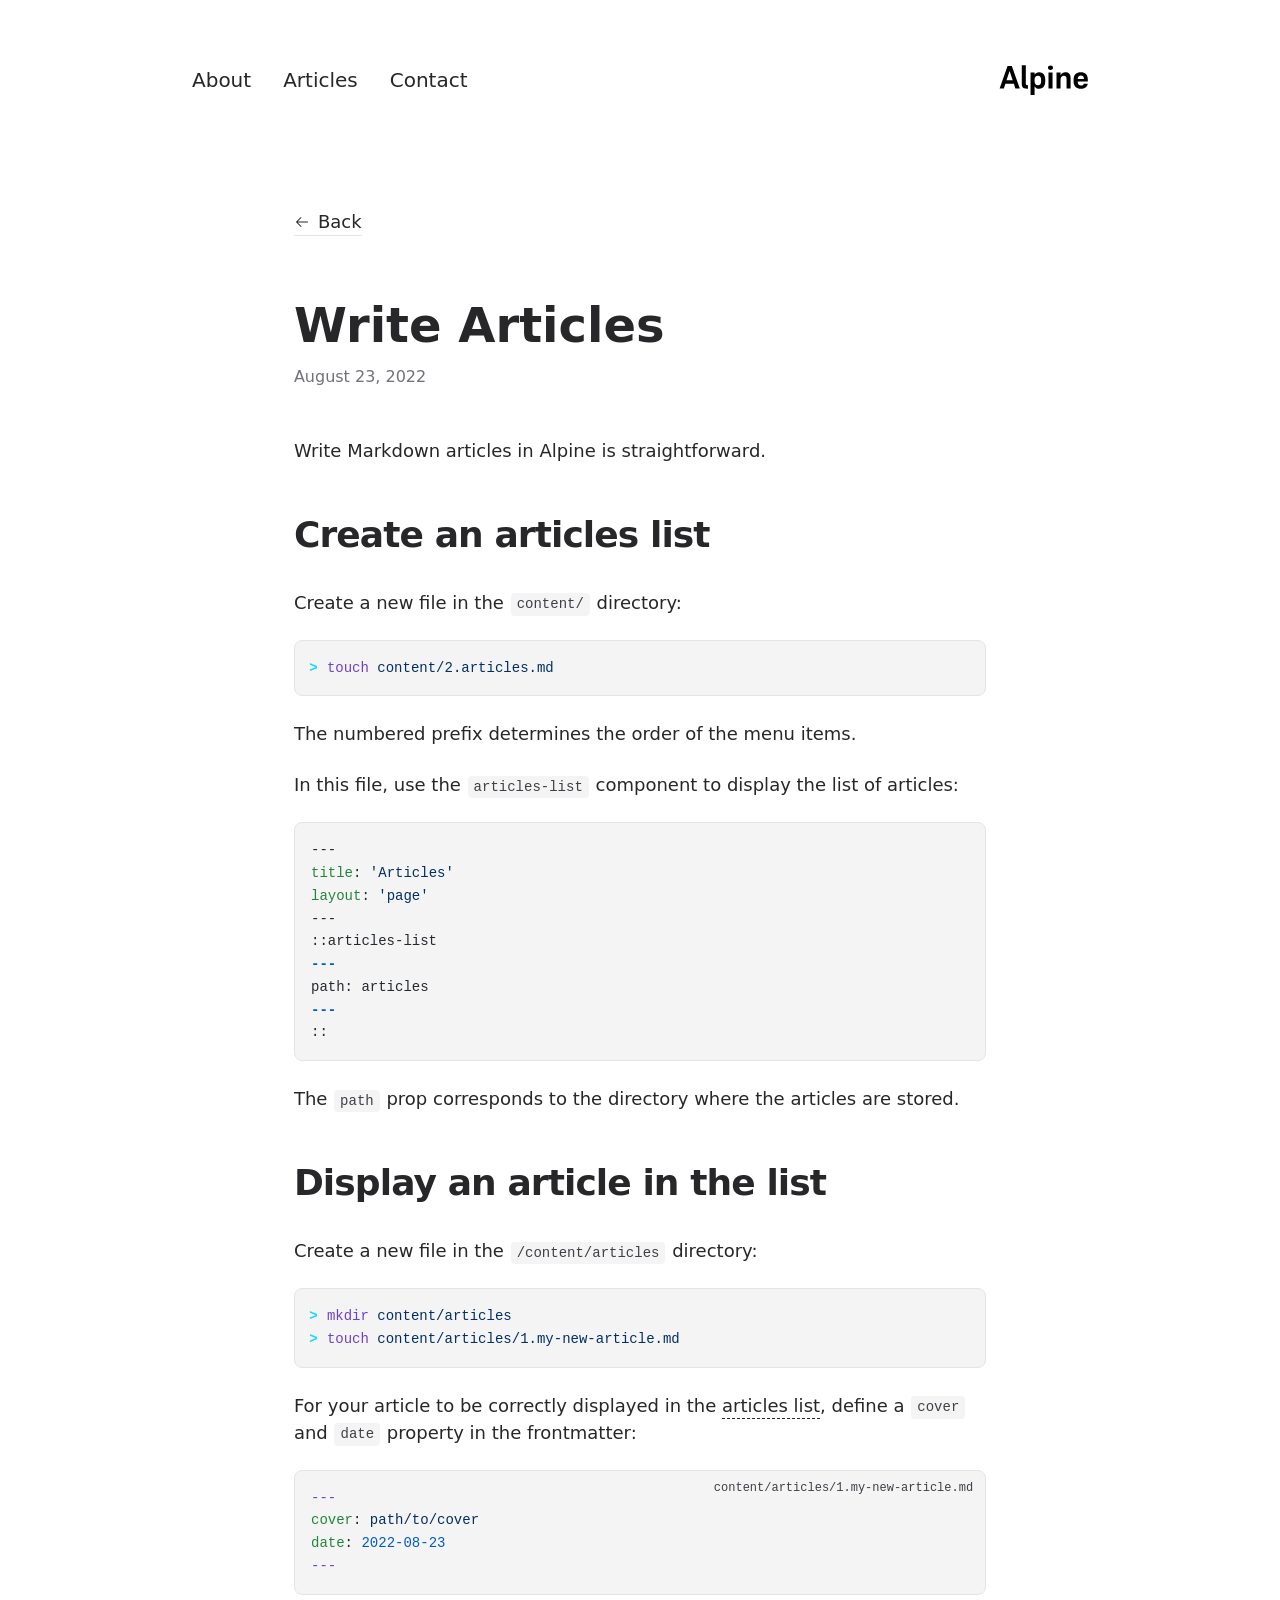
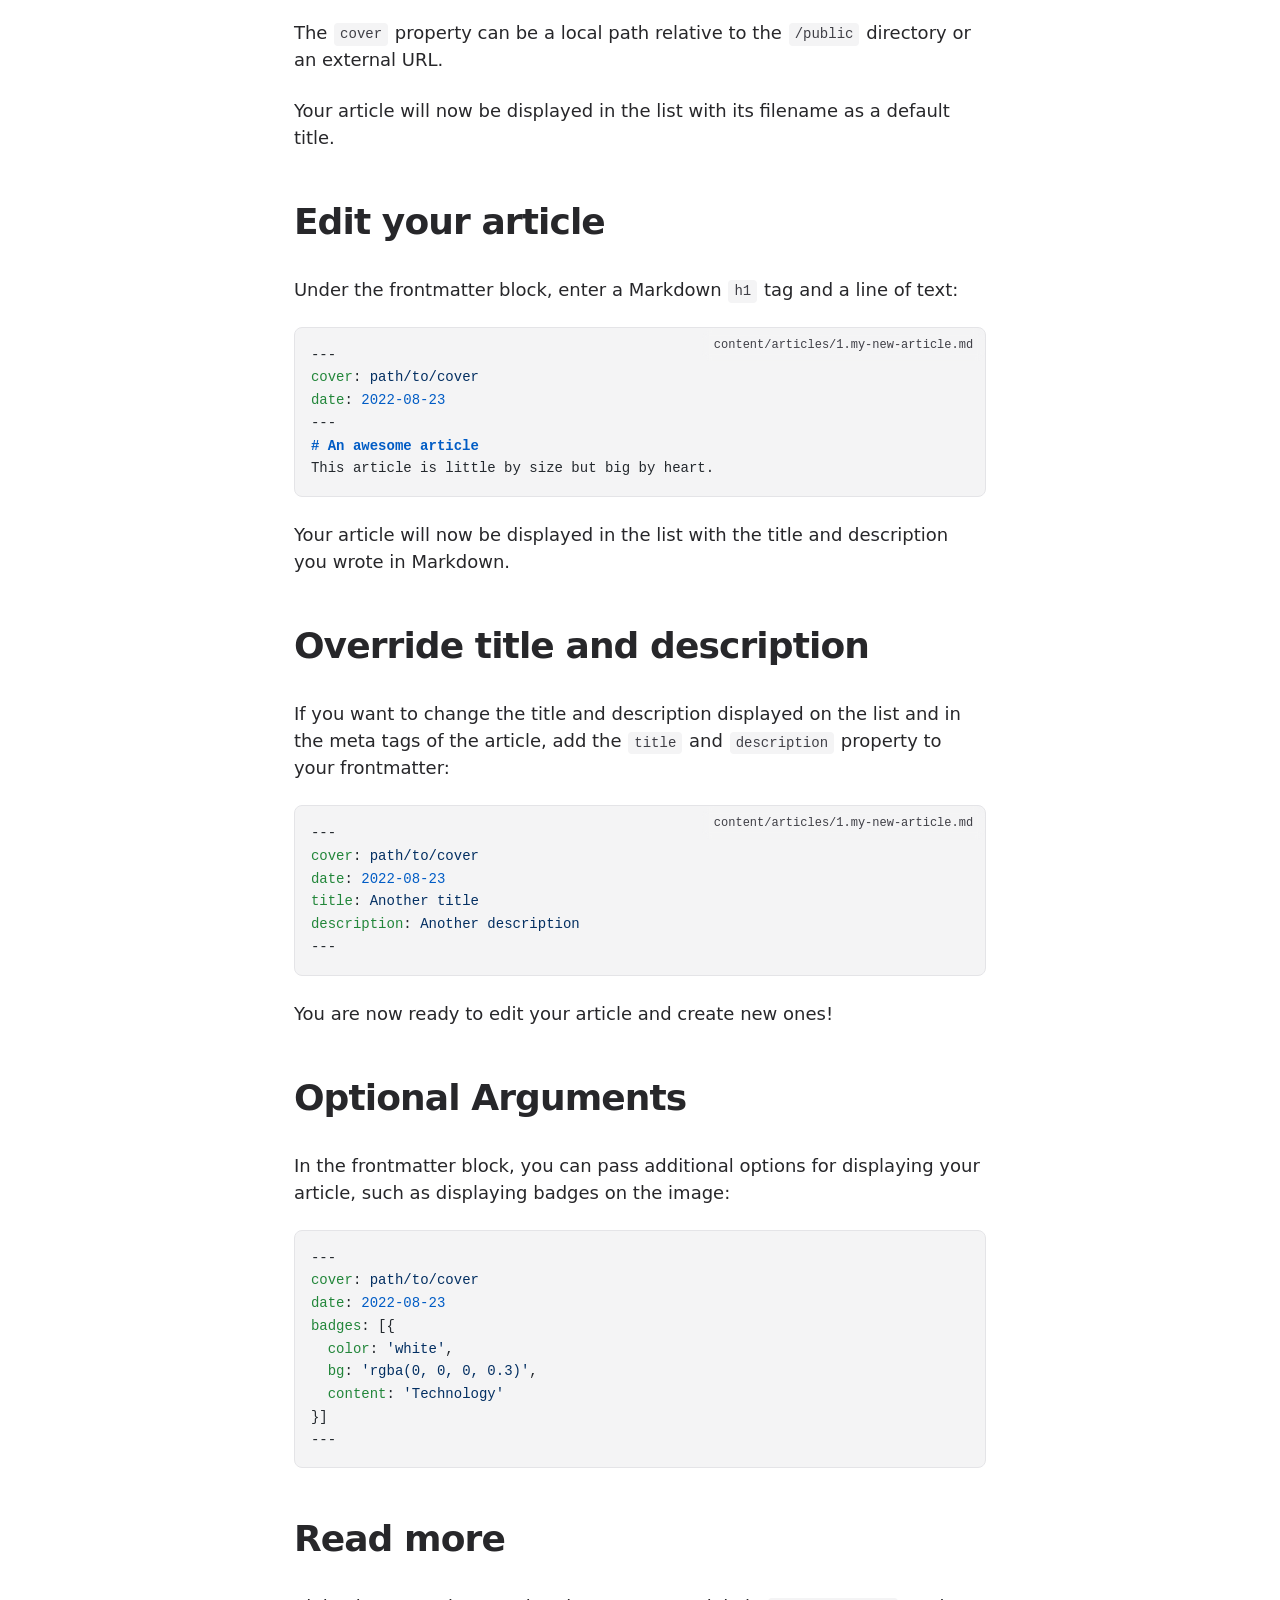
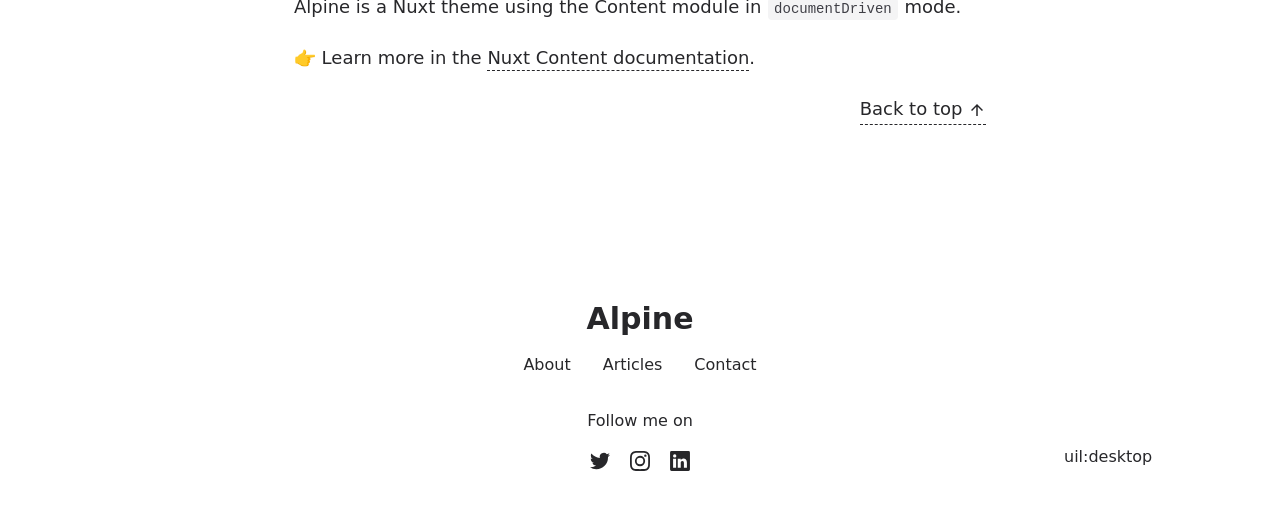
<file: articles/write-articles/index.html>
<!DOCTYPE html><html  lang="en"><head><meta charset="utf-8">
<meta name="viewport" content="width=device-width, initial-scale=1">
<title>Write Articles</title>
<meta name="twitter:card" content="summary_large_image">
<meta property="og:image:width" content="400">
<meta property="og:image:height" content="300">
<meta property="og:image:alt" content="An image showcasing my project.">
<meta property="og:title" content="Write Articles">
<meta name="description" content="Writing Markdown articles in Alpine is straightforward.">
<meta property="og:description" content="Writing Markdown articles in Alpine is straightforward.">
<meta property="og:image" content="/articles/write-articles.webp">
<link rel="preload" as="fetch" crossorigin="anonymous" href="/articles/write-articles/_payload.json?d62152cf-91c0-4e35-89e6-155e440474e1">
<link rel="stylesheet" href="/_nuxt/entry.BHUUR9sX.css">
<link rel="stylesheet" href="/_nuxt/DocumentDrivenNotFound.dKXr8Q_d.css">
<link rel="stylesheet" href="/_nuxt/article.C8fZ3rVn.css">
<link rel="stylesheet" href="/_nuxt/ProseA.BPeuqILs.css">
<link rel="stylesheet" href="/_nuxt/ProseH1.BzEqoQOv.css">
<link rel="stylesheet" href="/_nuxt/ProseP.DmFLdU43.css">
<link rel="stylesheet" href="/_nuxt/ProseCodeInline.B8Vw9G6c.css">
<link rel="stylesheet" href="/_nuxt/ProsePre.CchFRBtv.css">
<link rel="stylesheet" href="/_nuxt/ProseCode.BCmeJNe9.css">
<link rel="stylesheet" href="/_nuxt/ProseH2.BreDaGAr.css">
<link rel="modulepreload" as="script" crossorigin href="/_nuxt/D3dcLX9h.js">
<link rel="modulepreload" as="script" crossorigin href="/_nuxt/CXb-6SHy.js">
<link rel="modulepreload" as="script" crossorigin href="/_nuxt/Z0oVrkso.js">
<link rel="modulepreload" as="script" crossorigin href="/_nuxt/DOieR-hl.js">
<link rel="modulepreload" as="script" crossorigin href="/_nuxt/zpyr_X4u.js">
<link rel="modulepreload" as="script" crossorigin href="/_nuxt/CT7CpDvl.js">
<link rel="modulepreload" as="script" crossorigin href="/_nuxt/Br549uCX.js">
<link rel="modulepreload" as="script" crossorigin href="/_nuxt/CFXJdzBD.js">
<link rel="modulepreload" as="script" crossorigin href="/_nuxt/GhGh80Cl.js">
<link rel="modulepreload" as="script" crossorigin href="/_nuxt/BcWussCh.js">
<link rel="modulepreload" as="script" crossorigin href="/_nuxt/D4SVkYmW.js">
<link rel="modulepreload" as="script" crossorigin href="/_nuxt/DSBa_TgH.js">
<link rel="modulepreload" as="script" crossorigin href="/_nuxt/BfGDTath.js">
<link rel="modulepreload" as="script" crossorigin href="/_nuxt/ClUVKXgq.js">
<link rel="modulepreload" as="script" crossorigin href="/_nuxt/BPh6p55n.js">
<link rel="modulepreload" as="script" crossorigin href="/_nuxt/BAufFcBm.js">
<link rel="modulepreload" as="script" crossorigin href="/_nuxt/r-gxX_Pp.js">
<link rel="prefetch" as="script" crossorigin href="/_nuxt/CSOtShZJ.js">
<link rel="prefetch" as="script" crossorigin href="/_nuxt/B6ZhTlua.js">
<link rel="prefetch" as="script" crossorigin href="/_nuxt/B-q5Rnmu.js">
<link rel="prefetch" as="style" href="/_nuxt/useStudio.DzA-IoZ4.css">
<link rel="prefetch" as="script" crossorigin href="/_nuxt/Bl1SDdBf.js">
<link rel="prefetch" as="style" href="/_nuxt/error-404.Bwq3Qtp8.css">
<link rel="prefetch" as="script" crossorigin href="/_nuxt/CkLn1yu-.js">
<link rel="prefetch" as="style" href="/_nuxt/error-500.C69HPPxN.css">
<link rel="prefetch" as="script" crossorigin href="/_nuxt/CA2rm5sO.js">
<script type="module" src="/_nuxt/D3dcLX9h.js" crossorigin></script><style id="pinceau-runtime-hydratable">@media{.phy[--]{--puid:IwfS8d-v;}.pv-GWg94c{max-width:var(--elements-container-maxWidth);padding-left:var(--elements-container-padding-mobile);padding-right:var(--elements-container-padding-mobile);}@media (min-width: 475px){.pv-GWg94c{padding-left:var(--elements-container-padding-xs);padding-right:var(--elements-container-padding-xs);}}@media (min-width: 640px){.pv-GWg94c{padding-left:var(--elements-container-padding-sm);padding-right:var(--elements-container-padding-sm);}}@media (min-width: 768px){.pv-GWg94c{padding-left:var(--elements-container-padding-md);padding-right:var(--elements-container-padding-md);}}} </style><style id="pinceau-theme">@media { :root {--pinceau-mq: initial; --alpine-readableLine: 68ch;--alpine-backdrop-backgroundColor: #f4f4f5b3;--prose-code-inline-padding: 0.2rem 0.375rem 0.2rem 0.375rem;--prose-code-block-backdropFilter: contrast(1);--prose-code-block-border-style: solid;--prose-code-block-border-width: 1px;--prose-tbody-tr-borderBottom-style: dashed;--prose-tbody-tr-borderBottom-width: 1px;--prose-th-textAlign: inherit;--prose-thead-borderBottom-style: solid;--prose-thead-borderBottom-width: 1px;--prose-thead-border-style: solid;--prose-thead-border-width: 0px;--prose-table-textAlign: start;--prose-hr-width: 1px;--prose-hr-style: solid;--prose-li-listStylePosition: outside;--prose-ol-li-markerColor: currentColor;--prose-ol-paddingInlineStart: 21px;--prose-ol-listStyleType: decimal;--prose-ul-li-markerColor: currentColor;--prose-ul-paddingInlineStart: 21px;--prose-ul-listStyleType: disc;--prose-blockquote-border-style: solid;--prose-blockquote-border-width: 4px;--prose-blockquote-quotes: '201C' '201D' '2018' '2019';--prose-blockquote-paddingInlineStart: 24px;--prose-a-code-color-hover: currentColor;--prose-a-code-color-static: currentColor;--prose-a-hasCode-borderBottom: none;--prose-a-border-distance: 2px;--prose-a-border-color-hover: currentColor;--prose-a-border-color-static: currentColor;--prose-a-border-style-hover: solid;--prose-a-border-style-static: dashed;--prose-a-border-width: 1px;--prose-a-color-static: inherit;--prose-a-textDecoration: none;--prose-h6-margin: 3rem 0 2rem;--prose-h5-margin: 3rem 0 2rem;--prose-h4-margin: 3rem 0 2rem;--prose-h3-margin: 3rem 0 2rem;--prose-h2-margin: 3rem 0 2rem;--prose-h1-margin: 0 0 2rem;--prose-p-fontSize: 18px;--typography-lead-loose: 2;--typography-lead-relaxed: 1.625;--typography-lead-normal: 1.5;--typography-lead-snug: 1.375;--typography-lead-tight: 1.25;--typography-lead-none: 1;--typography-lead-10: 2.5rem;--typography-lead-9: 2.25rem;--typography-lead-8: 2rem;--typography-lead-7: 1.75rem;--typography-lead-6: 1.5rem;--typography-lead-5: 1.25rem;--typography-lead-4: 1rem;--typography-lead-3: .75rem;--typography-lead-2: .5rem;--typography-lead-1: .025rem;--typography-fontWeight-black: 900;--typography-fontWeight-extrabold: 800;--typography-fontWeight-bold: 700;--typography-fontWeight-semibold: 600;--typography-fontWeight-medium: 500;--typography-fontWeight-normal: 400;--typography-fontWeight-light: 300;--typography-fontWeight-extralight: 200;--typography-fontWeight-thin: 100;--typography-fontSize-9xl: 128px;--typography-fontSize-8xl: 96px;--typography-fontSize-7xl: 72px;--typography-fontSize-6xl: 60px;--typography-fontSize-5xl: 48px;--typography-fontSize-4xl: 36px;--typography-fontSize-3xl: 30px;--typography-fontSize-2xl: 24px;--typography-fontSize-xl: 20px;--typography-fontSize-lg: 18px;--typography-fontSize-base: 16px;--typography-fontSize-sm: 14px;--typography-fontSize-xs: 12px;--typography-letterSpacing-wide: 0.025em;--typography-letterSpacing-tight: -0.025em;--typography-verticalMargin-base: 24px;--typography-verticalMargin-sm: 16px;--elements-border-secondary-hover: [object Object];--elements-backdrop-background: #fffc;--elements-backdrop-filter: saturate(200%) blur(20px);--elements-container-maxWidth: 64rem;--lead-loose: 2;--lead-relaxed: 1.625;--lead-normal: 1.5;--lead-snug: 1.375;--lead-tight: 1.25;--lead-none: 1;--lead-10: 2.5rem;--lead-9: 2.25rem;--lead-8: 2rem;--lead-7: 1.75rem;--lead-6: 1.5rem;--lead-5: 1.25rem;--lead-4: 1rem;--lead-3: .75rem;--lead-2: .5rem;--lead-1: .025rem;--letterSpacing-widest: 0.1em;--letterSpacing-wider: 0.05em;--letterSpacing-wide: 0.025em;--letterSpacing-normal: 0em;--letterSpacing-tight: -0.025em;--letterSpacing-tighter: -0.05em;--fontSize-9xl: 8rem;--fontSize-8xl: 6rem;--fontSize-7xl: 4.5rem;--fontSize-6xl: 3.75rem;--fontSize-5xl: 3rem;--fontSize-4xl: 2.25rem;--fontSize-3xl: 1.875rem;--fontSize-2xl: 1.5rem;--fontSize-xl: 1.25rem;--fontSize-lg: 1.125rem;--fontSize-base: 1rem;--fontSize-sm: 0.875rem;--fontSize-xs: 0.75rem;--fontWeight-black: 900;--fontWeight-extrabold: 800;--fontWeight-bold: 700;--fontWeight-semibold: 600;--fontWeight-medium: 500;--fontWeight-normal: 400;--fontWeight-light: 300;--fontWeight-extralight: 200;--fontWeight-thin: 100;--font-mono: ui-monospace, SFMono-Regular, Menlo, Monaco, Consolas, Liberation Mono, Courier New, monospace;--font-serif: ui-serif, Georgia, Cambria, Times New Roman, Times, serif;--font-sans: ui-sans-serif, system-ui, -apple-system, BlinkMacSystemFont, Segoe UI, Roboto, Helvetica Neue, Arial, Noto Sans, sans-serif, Apple Color Emoji, Segoe UI Emoji, Segoe UI Symbol, Noto Color Emoji;--opacity-total: 1;--opacity-high: 0.8;--opacity-medium: 0.5;--opacity-soft: 0.3;--opacity-light: 0.15;--opacity-bright: 0.1;--opacity-noOpacity: 0;--borderWidth-lg: 3px;--borderWidth-md: 2px;--borderWidth-sm: 1px;--borderWidth-noBorder: 0;--space-rem-875: 0.875rem;--space-rem-625: 0.625rem;--space-rem-375: 0.375rem;--space-rem-125: 0.125rem;--space-px: 1px;--space-128: 32rem;--space-96: 24rem;--space-80: 20rem;--space-72: 18rem;--space-64: 16rem;--space-60: 15rem;--space-56: 14rem;--space-52: 13rem;--space-48: 12rem;--space-44: 11rem;--space-40: 10rem;--space-36: 9rem;--space-32: 8rem;--space-28: 7rem;--space-24: 6rem;--space-20: 5rem;--space-16: 4rem;--space-14: 3.5rem;--space-12: 3rem;--space-11: 2.75rem;--space-10: 2.5rem;--space-9: 2.25rem;--space-8: 2rem;--space-7: 1.75rem;--space-6: 1.5rem;--space-5: 1.25rem;--space-4: 1rem;--space-3: 0.75rem;--space-2: 0.5rem;--space-1: 0.25rem;--space-0: 0px;--size-full: 100%;--size-7xl: 80rem;--size-6xl: 72rem;--size-5xl: 64rem;--size-4xl: 56rem;--size-3xl: 48rem;--size-2xl: 42rem;--size-xl: 36rem;--size-lg: 32rem;--size-md: 28rem;--size-sm: 24rem;--size-xs: 20rem;--size-200: 200px;--size-104: 104px;--size-80: 80px;--size-64: 64px;--size-56: 56px;--size-48: 48px;--size-40: 40px;--size-32: 32px;--size-24: 24px;--size-20: 20px;--size-16: 16px;--size-12: 12px;--size-8: 8px;--size-6: 6px;--size-4: 4px;--size-2: 2px;--size-0: 0px;--radii-full: 9999px;--radii-3xl: 1.75rem;--radii-2xl: 1.5rem;--radii-xl: 1rem;--radii-lg: 0.75rem;--radii-md: 0.5rem;--radii-sm: 0.375rem;--radii-xs: 0.25rem;--radii-2xs: 0.125rem;--radii-none: 0px;--shadow-none: 0px 0px 0px 0px transparent;--shadow-lg: 0px 10px 15px -3px #000000, 0px 4px 6px -4px #000000;--shadow-md: 0px 4px 6px -1px #000000, 0px 2px 4px -2px #000000;--shadow-sm: 0px 1px 3px 0px #000000, 0px 1px 2px -1px #000000;--shadow-xs: 0px 1px 2px 0px #000000;--height-screen: 100vh;--width-screen: 100vw;--color-primary-900: #002e38;--color-primary-800: #005c70;--color-primary-700: #008aa9;--color-primary-600: #00b9e1;--color-primary-500: #1ad6ff;--color-primary-400: #40ddff;--color-primary-300: #66e4ff;--color-primary-200: #8deaff;--color-primary-100: #b3f1ff;--color-primary-50: #d9f8ff;--color-ruby-900: #380011;--color-ruby-800: #700021;--color-ruby-700: #a90032;--color-ruby-600: #e10043;--color-ruby-500: #ff1a5e;--color-ruby-400: #ff4079;--color-ruby-300: #ff6694;--color-ruby-200: #ff8dae;--color-ruby-100: #ffb3c9;--color-ruby-50: #ffd9e4;--color-pink-900: #380025;--color-pink-800: #70004b;--color-pink-700: #a90070;--color-pink-600: #e10095;--color-pink-500: #ff1ab2;--color-pink-400: #ff40bf;--color-pink-300: #ff66cc;--color-pink-200: #ff8dd8;--color-pink-100: #ffb3e5;--color-pink-50: #ffd9f2;--color-purple-900: #190038;--color-purple-800: #330070;--color-purple-700: #4c00a9;--color-purple-600: #6500e1;--color-purple-500: #811aff;--color-purple-400: #9640ff;--color-purple-300: #ab66ff;--color-purple-200: #c08dff;--color-purple-100: #d5b3ff;--color-purple-50: #ead9ff;--color-royalblue-900: #0b0531;--color-royalblue-800: #160a62;--color-royalblue-700: #211093;--color-royalblue-600: #2c15c4;--color-royalblue-500: #4127e8;--color-royalblue-400: #614bec;--color-royalblue-300: #806ff0;--color-royalblue-200: #a093f3;--color-royalblue-100: #c0b7f7;--color-royalblue-50: #dfdbfb;--color-indigoblue-900: #001238;--color-indigoblue-800: #002370;--color-indigoblue-700: #0035a9;--color-indigoblue-600: #0047e1;--color-indigoblue-500: #1a62ff;--color-indigoblue-400: #407cff;--color-indigoblue-300: #6696ff;--color-indigoblue-200: #8db0ff;--color-indigoblue-100: #b3cbff;--color-indigoblue-50: #d9e5ff;--color-blue-900: #002438;--color-blue-800: #004870;--color-blue-700: #006ca9;--color-blue-600: #0090e1;--color-blue-500: #1aadff;--color-blue-400: #40bbff;--color-blue-300: #66c8ff;--color-blue-200: #8dd6ff;--color-blue-100: #b3e4ff;--color-blue-50: #d9f1ff;--color-lightblue-900: #002e38;--color-lightblue-800: #005c70;--color-lightblue-700: #008aa9;--color-lightblue-600: #00b9e1;--color-lightblue-500: #1ad6ff;--color-lightblue-400: #40ddff;--color-lightblue-300: #66e4ff;--color-lightblue-200: #8deaff;--color-lightblue-100: #b3f1ff;--color-lightblue-50: #d9f8ff;--color-teal-900: #062a28;--color-teal-800: #0b544f;--color-teal-700: #117d77;--color-teal-600: #16a79e;--color-teal-500: #1cd1c6;--color-teal-400: #36e4da;--color-teal-300: #5fe9e1;--color-teal-200: #87efe9;--color-teal-100: #aff4f0;--color-teal-50: #d7faf8;--color-pear-900: #2a2b09;--color-pear-800: #545512;--color-pear-700: #7e801b;--color-pear-600: #a8aa24;--color-pear-500: #d0d32f;--color-pear-400: #d8da52;--color-pear-300: #e0e274;--color-pear-200: #e8e997;--color-pear-100: #eff0ba;--color-pear-50: #f7f8dc;--color-red-900: #380300;--color-red-800: #700700;--color-red-700: #a90a00;--color-red-600: #e10e00;--color-red-500: #ff281a;--color-red-400: #ff4c40;--color-red-300: #ff7066;--color-red-200: #ff948d;--color-red-100: #ffb7b3;--color-red-50: #ffdbd9;--color-orange-900: #381800;--color-orange-800: #702f00;--color-orange-700: #a94700;--color-orange-600: #e15e00;--color-orange-500: #ff7a1a;--color-orange-400: #ff9040;--color-orange-300: #ffa666;--color-orange-200: #ffbd8d;--color-orange-100: #ffd3b3;--color-orange-50: #ffe9d9;--color-yellow-900: #362b03;--color-yellow-800: #6d5605;--color-yellow-700: #a38108;--color-yellow-600: #daac0a;--color-yellow-500: #f5c828;--color-yellow-400: #f7d14c;--color-yellow-300: #f8da70;--color-yellow-200: #fae393;--color-yellow-100: #fcedb7;--color-yellow-50: #fdf6db;--color-green-900: #003f25;--color-green-800: #005e38;--color-green-700: #007e4a;--color-green-600: #009d5d;--color-green-500: #00bd6f;--color-green-400: #00dc82;--color-green-300: #30ffaa;--color-green-200: #83ffcc;--color-green-100: #acffdd;--color-green-50: #d6ffee;--color-gray-900: #18181B;--color-gray-800: #27272A;--color-gray-700: #3f3f46;--color-gray-600: #52525B;--color-gray-500: #71717A;--color-gray-400: #a1a1aa;--color-gray-300: #D4d4d8;--color-gray-200: #e4e4e7;--color-gray-100: #f4f4f5;--color-gray-50: #fafafa;--color-black: #0c0c0d;--color-white: #FFFFFF;--media-portrait: only screen and (orientation: portrait);--media-landscape: only screen and (orientation: landscape);--media-rm: (prefers-reduced-motion: reduce);--media-2xl: (min-width: 1536px);--media-xl: (min-width: 1280px);--media-lg: (min-width: 1024px);--media-md: (min-width: 768px);--media-sm: (min-width: 640px);--media-xs: (min-width: 475px);--alpine-body-color: var(--color-gray-800);--alpine-body-backgroundColor: var(--color-white);--prose-code-inline-fontWeight: var(--typography-fontWeight-normal);--prose-code-inline-fontSize: var(--typography-fontSize-sm);--prose-code-inline-borderRadius: var(--radii-xs);--prose-code-block-pre-padding: var(--typography-verticalMargin-sm);--prose-code-block-margin: var(--typography-verticalMargin-base) 0;--prose-code-block-fontSize: var(--typography-fontSize-sm);--prose-tbody-code-inline-fontSize: var(--typography-fontSize-sm);--prose-tbody-td-padding: var(--typography-verticalMargin-sm);--prose-th-fontWeight: var(--typography-fontWeight-semibold);--prose-th-padding: 0 var(--typography-verticalMargin-sm) var(--typography-verticalMargin-sm) var(--typography-verticalMargin-sm);--prose-table-lineHeight: var(--typography-lead-6);--prose-table-fontSize: var(--typography-fontSize-sm);--prose-table-margin: var(--typography-verticalMargin-base) 0;--prose-hr-margin: var(--typography-verticalMargin-base) 0;--prose-li-margin: var(--typography-verticalMargin-sm) 0;--prose-ol-margin: var(--typography-verticalMargin-base) 0;--prose-ul-margin: var(--typography-verticalMargin-base) 0;--prose-blockquote-margin: var(--typography-verticalMargin-base) 0;--prose-a-code-border-style: var(--prose-a-border-style-static);--prose-a-code-border-width: var(--prose-a-border-width);--prose-a-fontWeight: var(--typography-fontWeight-medium);--prose-img-margin: var(--typography-verticalMargin-base) 0;--prose-strong-fontWeight: var(--typography-fontWeight-semibold);--prose-h6-iconSize: var(--typography-fontSize-base);--prose-h6-fontWeight: var(--typography-fontWeight-semibold);--prose-h6-lineHeight: var(--typography-lead-normal);--prose-h6-fontSize: var(--typography-fontSize-lg);--prose-h5-iconSize: var(--typography-fontSize-lg);--prose-h5-fontWeight: var(--typography-fontWeight-semibold);--prose-h5-lineHeight: var(--typography-lead-snug);--prose-h5-fontSize: var(--typography-fontSize-xl);--prose-h4-iconSize: var(--typography-fontSize-lg);--prose-h4-letterSpacing: var(--typography-letterSpacing-tight);--prose-h4-fontWeight: var(--typography-fontWeight-semibold);--prose-h4-lineHeight: var(--typography-lead-snug);--prose-h4-fontSize: var(--typography-fontSize-2xl);--prose-h3-iconSize: var(--typography-fontSize-xl);--prose-h3-letterSpacing: var(--typography-letterSpacing-tight);--prose-h3-fontWeight: var(--typography-fontWeight-semibold);--prose-h3-lineHeight: var(--typography-lead-snug);--prose-h3-fontSize: var(--typography-fontSize-3xl);--prose-h2-iconSize: var(--typography-fontSize-2xl);--prose-h2-letterSpacing: var(--typography-letterSpacing-tight);--prose-h2-fontWeight: var(--typography-fontWeight-semibold);--prose-h2-lineHeight: var(--typography-lead-tight);--prose-h2-fontSize: var(--typography-fontSize-4xl);--prose-h1-iconSize: var(--typography-fontSize-3xl);--prose-h1-letterSpacing: var(--typography-letterSpacing-tight);--prose-h1-fontWeight: var(--typography-fontWeight-bold);--prose-h1-lineHeight: var(--typography-lead-tight);--prose-h1-fontSize: var(--typography-fontSize-5xl);--prose-p-br-margin: var(--typography-verticalMargin-base) 0 0 0;--prose-p-margin: var(--typography-verticalMargin-base) 0;--prose-p-lineHeight: var(--typography-lead-normal);--typography-color-primary-900: var(--color-primary-900);--typography-color-primary-800: var(--color-primary-800);--typography-color-primary-700: var(--color-primary-700);--typography-color-primary-600: var(--color-primary-600);--typography-color-primary-500: var(--color-primary-500);--typography-color-primary-400: var(--color-primary-400);--typography-color-primary-300: var(--color-primary-300);--typography-color-primary-200: var(--color-primary-200);--typography-color-primary-100: var(--color-primary-100);--typography-color-primary-50: var(--color-primary-50);--typography-font-code: var(--font-mono);--typography-font-body: var(--font-sans);--typography-font-display: var(--font-sans);--typography-body-backgroundColor: var(--color-white);--typography-body-color: var(--color-black);--elements-state-danger-borderColor-secondary: var(--color-red-200);--elements-state-danger-borderColor-primary: var(--color-red-100);--elements-state-danger-backgroundColor-secondary: var(--color-red-100);--elements-state-danger-backgroundColor-primary: var(--color-red-50);--elements-state-danger-color-secondary: var(--color-red-600);--elements-state-danger-color-primary: var(--color-red-500);--elements-state-warning-borderColor-secondary: var(--color-yellow-200);--elements-state-warning-borderColor-primary: var(--color-yellow-100);--elements-state-warning-backgroundColor-secondary: var(--color-yellow-100);--elements-state-warning-backgroundColor-primary: var(--color-yellow-50);--elements-state-warning-color-secondary: var(--color-yellow-700);--elements-state-warning-color-primary: var(--color-yellow-600);--elements-state-success-borderColor-secondary: var(--color-green-200);--elements-state-success-borderColor-primary: var(--color-green-100);--elements-state-success-backgroundColor-secondary: var(--color-green-100);--elements-state-success-backgroundColor-primary: var(--color-green-50);--elements-state-success-color-secondary: var(--color-green-600);--elements-state-success-color-primary: var(--color-green-500);--elements-state-info-borderColor-secondary: var(--color-blue-200);--elements-state-info-borderColor-primary: var(--color-blue-100);--elements-state-info-backgroundColor-secondary: var(--color-blue-100);--elements-state-info-backgroundColor-primary: var(--color-blue-50);--elements-state-info-color-secondary: var(--color-blue-600);--elements-state-info-color-primary: var(--color-blue-500);--elements-state-primary-borderColor-secondary: var(--color-primary-200);--elements-state-primary-borderColor-primary: var(--color-primary-100);--elements-state-primary-backgroundColor-secondary: var(--color-primary-100);--elements-state-primary-backgroundColor-primary: var(--color-primary-50);--elements-state-primary-color-secondary: var(--color-primary-700);--elements-state-primary-color-primary: var(--color-primary-600);--elements-surface-secondary-backgroundColor: var(--color-gray-200);--elements-surface-primary-backgroundColor: var(--color-gray-100);--elements-surface-background-base: var(--color-gray-100);--elements-border-secondary-static: var(--color-gray-200);--elements-border-primary-hover: var(--color-gray-200);--elements-border-primary-static: var(--color-gray-100);--elements-container-padding-md: var(--space-16);--elements-container-padding-sm: var(--space-12);--elements-container-padding-xs: var(--space-8);--elements-container-padding-mobile: var(--space-6);--elements-text-secondary-color-hover: var(--color-gray-700);--elements-text-secondary-color-static: var(--color-gray-500);--elements-text-primary-color-static: var(--color-gray-900);--text-6xl-lineHeight: var(--lead-none);--text-6xl-fontSize: var(--fontSize-6xl);--text-5xl-lineHeight: var(--lead-none);--text-5xl-fontSize: var(--fontSize-5xl);--text-4xl-lineHeight: var(--lead-10);--text-4xl-fontSize: var(--fontSize-4xl);--text-3xl-lineHeight: var(--lead-9);--text-3xl-fontSize: var(--fontSize-3xl);--text-2xl-lineHeight: var(--lead-8);--text-2xl-fontSize: var(--fontSize-2xl);--text-xl-lineHeight: var(--lead-7);--text-xl-fontSize: var(--fontSize-xl);--text-lg-lineHeight: var(--lead-7);--text-lg-fontSize: var(--fontSize-lg);--text-base-lineHeight: var(--lead-6);--text-base-fontSize: var(--fontSize-base);--text-sm-lineHeight: var(--lead-5);--text-sm-fontSize: var(--fontSize-sm);--text-xs-lineHeight: var(--lead-4);--text-xs-fontSize: var(--fontSize-xs);--shadow-2xl: 0px 25px 50px -12px var(--color-gray-900);--shadow-xl: 0px 20px 25px -5px var(--color-gray-400), 0px 8px 10px -6px #000000;--color-secondary-900: var(--color-gray-900);--color-secondary-800: var(--color-gray-800);--color-secondary-700: var(--color-gray-700);--color-secondary-600: var(--color-gray-600);--color-secondary-500: var(--color-gray-500);--color-secondary-400: var(--color-gray-400);--color-secondary-300: var(--color-gray-300);--color-secondary-200: var(--color-gray-200);--color-secondary-100: var(--color-gray-100);--color-secondary-50: var(--color-gray-50);--prose-a-code-background-hover: var(--typography-color-primary-50);--prose-a-code-border-color-hover: var(--typography-color-primary-500);--prose-a-color-hover: var(--typography-color-primary-500);--typography-color-secondary-900: var(--color-secondary-900);--typography-color-secondary-800: var(--color-secondary-800);--typography-color-secondary-700: var(--color-secondary-700);--typography-color-secondary-600: var(--color-secondary-600);--typography-color-secondary-500: var(--color-secondary-500);--typography-color-secondary-400: var(--color-secondary-400);--typography-color-secondary-300: var(--color-secondary-300);--typography-color-secondary-200: var(--color-secondary-200);--typography-color-secondary-100: var(--color-secondary-100);--typography-color-secondary-50: var(--color-secondary-50);--prose-code-inline-backgroundColor: var(--typography-color-secondary-100);--prose-code-inline-color: var(--typography-color-secondary-700);--prose-code-block-backgroundColor: var(--typography-color-secondary-100);--prose-code-block-color: var(--typography-color-secondary-700);--prose-code-block-border-color: var(--typography-color-secondary-200);--prose-tbody-tr-borderBottom-color: var(--typography-color-secondary-200);--prose-th-color: var(--typography-color-secondary-600);--prose-thead-borderBottom-color: var(--typography-color-secondary-200);--prose-thead-border-color: var(--typography-color-secondary-300);--prose-hr-color: var(--typography-color-secondary-200);--prose-blockquote-border-color: var(--typography-color-secondary-200);--prose-blockquote-color: var(--typography-color-secondary-500);--prose-a-code-border-color-static: var(--typography-color-secondary-400); } }@media { :root.dark {--pinceau-mq: dark; --alpine-backdrop-backgroundColor: #18181bb3;--prose-code-block-backdropFilter: contrast(1);--prose-ol-li-markerColor: currentColor;--prose-ul-li-markerColor: currentColor;--prose-a-code-color-hover: currentColor;--prose-a-code-color-static: currentColor;--prose-a-border-color-hover: currentColor;--prose-a-border-color-static: currentColor;--prose-a-color-static: inherit;--elements-backdrop-background: #0c0d0ccc;--alpine-body-color: var(--color-gray-200);--alpine-body-backgroundColor: var(--color-black);--typography-body-backgroundColor: var(--color-black);--typography-body-color: var(--color-white);--elements-state-danger-borderColor-secondary: var(--color-red-700);--elements-state-danger-borderColor-primary: var(--color-red-800);--elements-state-danger-backgroundColor-secondary: var(--color-red-800);--elements-state-danger-backgroundColor-primary: var(--color-red-900);--elements-state-danger-color-secondary: var(--color-red-200);--elements-state-danger-color-primary: var(--color-red-300);--elements-state-warning-borderColor-secondary: var(--color-yellow-700);--elements-state-warning-borderColor-primary: var(--color-yellow-800);--elements-state-warning-backgroundColor-secondary: var(--color-yellow-800);--elements-state-warning-backgroundColor-primary: var(--color-yellow-900);--elements-state-warning-color-secondary: var(--color-yellow-200);--elements-state-warning-color-primary: var(--color-yellow-400);--elements-state-success-borderColor-secondary: var(--color-green-700);--elements-state-success-borderColor-primary: var(--color-green-800);--elements-state-success-backgroundColor-secondary: var(--color-green-800);--elements-state-success-backgroundColor-primary: var(--color-green-900);--elements-state-success-color-secondary: var(--color-green-200);--elements-state-success-color-primary: var(--color-green-400);--elements-state-info-borderColor-secondary: var(--color-blue-700);--elements-state-info-borderColor-primary: var(--color-blue-800);--elements-state-info-backgroundColor-secondary: var(--color-blue-800);--elements-state-info-backgroundColor-primary: var(--color-blue-900);--elements-state-info-color-secondary: var(--color-blue-200);--elements-state-info-color-primary: var(--color-blue-400);--elements-state-primary-borderColor-secondary: var(--color-primary-700);--elements-state-primary-borderColor-primary: var(--color-primary-800);--elements-state-primary-backgroundColor-secondary: var(--color-primary-800);--elements-state-primary-backgroundColor-primary: var(--color-primary-900);--elements-state-primary-color-secondary: var(--color-primary-200);--elements-state-primary-color-primary: var(--color-primary-400);--elements-surface-secondary-backgroundColor: var(--color-gray-800);--elements-surface-primary-backgroundColor: var(--color-gray-900);--elements-surface-background-base: var(--color-gray-900);--elements-border-secondary-static: var(--color-gray-800);--elements-border-primary-hover: var(--color-gray-800);--elements-border-primary-static: var(--color-gray-900);--elements-text-secondary-color-hover: var(--color-gray-200);--elements-text-secondary-color-static: var(--color-gray-400);--elements-text-primary-color-static: var(--color-gray-50);--prose-a-code-background-hover: var(--typography-color-primary-900);--prose-a-code-border-color-hover: var(--typography-color-primary-600);--prose-a-color-hover: var(--typography-color-primary-400);--prose-code-inline-backgroundColor: var(--typography-color-secondary-800);--prose-code-inline-color: var(--typography-color-secondary-200);--prose-code-block-backgroundColor: var(--typography-color-secondary-900);--prose-code-block-color: var(--typography-color-secondary-200);--prose-code-block-border-color: var(--typography-color-secondary-800);--prose-tbody-tr-borderBottom-color: var(--typography-color-secondary-800);--prose-th-color: var(--typography-color-secondary-400);--prose-thead-borderBottom-color: var(--typography-color-secondary-800);--prose-thead-border-color: var(--typography-color-secondary-600);--prose-hr-color: var(--typography-color-secondary-800);--prose-blockquote-border-color: var(--typography-color-secondary-700);--prose-blockquote-color: var(--typography-color-secondary-400);--prose-a-code-border-color-static: var(--typography-color-secondary-600); } }</style><script>"use strict";(()=>{const a=window,e=document.documentElement,c=window.localStorage,d=["dark","light"],n=c&&c.getItem&&c.getItem("nuxt-color-mode")||"system";let l=n==="system"?f():n;const i=e.getAttribute("data-color-mode-forced");i&&(l=i),r(l),a["__NUXT_COLOR_MODE__"]={preference:n,value:l,getColorScheme:f,addColorScheme:r,removeColorScheme:u};function r(o){const t=""+o+"",s="";e.classList?e.classList.add(t):e.className+=" "+t,s&&e.setAttribute("data-"+s,o)}function u(o){const t=""+o+"",s="";e.classList?e.classList.remove(t):e.className=e.className.replace(new RegExp(t,"g"),""),s&&e.removeAttribute("data-"+s)}function m(o){return a.matchMedia("(prefers-color-scheme"+o+")")}function f(){if(a.matchMedia&&m("").media!=="not all"){for(const o of d)if(m(":"+o).matches)return o}return"light"}})();
</script></head><body><div id="__nuxt"><div class="container pv-GWg94c pc-IwfS8d app-layout" data-v-081e7652 data-v-701e7c68><!--[--><div class="nuxt-progress" style="width:0%;height:3px;opacity:0;background-size:Infinity% auto;" data-v-081e7652></div><header class="right" data-v-081e7652 data-v-4f8c7488><div class="menu" data-v-4f8c7488><button aria-label="Navigation Menu" data-v-4f8c7488><svg width="24" height="24" viewBox="0 0 68 68" fill="currentColor" xmlns="http://www.w3.org/2000/svg" data-v-4f8c7488><path d="M8 34C8 32.1362 8 31.2044 8.30448 30.4693C8.71046 29.4892 9.48915 28.7105 10.4693 28.3045C11.2044 28 12.1362 28 14 28C15.8638 28 16.7956 28 17.5307 28.3045C18.5108 28.7105 19.2895 29.4892 19.6955 30.4693C20 31.2044 20 32.1362 20 34C20 35.8638 20 36.7956 19.6955 37.5307C19.2895 38.5108 18.5108 39.2895 17.5307 39.6955C16.7956 40 15.8638 40 14 40C12.1362 40 11.2044 40 10.4693 39.6955C9.48915 39.2895 8.71046 38.5108 8.30448 37.5307C8 36.7956 8 35.8638 8 34Z" data-v-4f8c7488></path><path d="M28 34C28 32.1362 28 31.2044 28.3045 30.4693C28.7105 29.4892 29.4892 28.7105 30.4693 28.3045C31.2044 28 32.1362 28 34 28C35.8638 28 36.7956 28 37.5307 28.3045C38.5108 28.7105 39.2895 29.4892 39.6955 30.4693C40 31.2044 40 32.1362 40 34C40 35.8638 40 36.7956 39.6955 37.5307C39.2895 38.5108 38.5108 39.2895 37.5307 39.6955C36.7956 40 35.8638 40 34 40C32.1362 40 31.2044 40 30.4693 39.6955C29.4892 39.2895 28.7105 38.5108 28.3045 37.5307C28 36.7956 28 35.8638 28 34Z" data-v-4f8c7488></path><path d="M48 34C48 32.1362 48 31.2044 48.3045 30.4693C48.7105 29.4892 49.4892 28.7105 50.4693 28.3045C51.2044 28 52.1362 28 54 28C55.8638 28 56.7956 28 57.5307 28.3045C58.5108 28.7105 59.2895 29.4892 59.6955 30.4693C60 31.2044 60 32.1362 60 34C60 35.8638 60 36.7956 59.6955 37.5307C59.2895 38.5108 58.5108 39.2895 57.5307 39.6955C56.7956 40 55.8638 40 54 40C52.1362 40 51.2044 40 50.4693 39.6955C49.4892 39.2895 48.7105 38.5108 48.3045 37.5307C48 36.7956 48 35.8638 48 34Z" data-v-4f8c7488></path></svg></button></div><div class="overlay" data-v-4f8c7488><nav data-v-4f8c7488 data-v-d3076bf1><ul data-v-d3076bf1><!--[--><li data-v-d3076bf1><a href="/" class="" data-v-d3076bf1><span class="underline-fx" data-v-d3076bf1></span> About</a></li><li data-v-d3076bf1><a href="/articles" class="" data-v-d3076bf1><span class="underline-fx" data-v-d3076bf1></span> Articles</a></li><li data-v-d3076bf1><a href="/contact" class="" data-v-d3076bf1><span class="underline-fx" data-v-d3076bf1></span> Contact</a></li><!--]--></ul></nav></div><div class="logo" data-v-4f8c7488><a href="/" class="" data-v-4f8c7488><img src="/logo-dark.svg" class="dark-img" alt="alpine" width="89" height="31" data-v-4f8c7488><img src="/logo.svg" class="light-img" alt="alpine" width="89" height="31" data-v-4f8c7488></a></div><div class="main-nav" data-v-4f8c7488><nav data-v-4f8c7488 data-v-d3076bf1><ul data-v-d3076bf1><!--[--><li data-v-d3076bf1><a href="/" class="" data-v-d3076bf1><span class="underline-fx" data-v-d3076bf1></span> About</a></li><li data-v-d3076bf1><a href="/articles" class="" data-v-d3076bf1><span class="underline-fx" data-v-d3076bf1></span> Articles</a></li><li data-v-d3076bf1><a href="/contact" class="" data-v-d3076bf1><span class="underline-fx" data-v-d3076bf1></span> Contact</a></li><!--]--></ul></nav></div></header><!--[--><div class="document-driven-page"><article data-v-619c0db5><a href="/articles" class="back" data-v-619c0db5><svg xmlns="http://www.w3.org/2000/svg" xmlns:xlink="http://www.w3.org/1999/xlink" aria-hidden="true" role="img" class="icon" data-v-619c0db5 style="" width="1em" height="1em" viewBox="0 0 256 256" data-v-0c0f7b63><path fill="currentColor" d="M224 128a8 8 0 0 1-8 8H59.31l58.35 58.34a8 8 0 0 1-11.32 11.32l-72-72a8 8 0 0 1 0-11.32l72-72a8 8 0 0 1 11.32 11.32L59.31 120H216a8 8 0 0 1 8 8"/></svg><span data-v-619c0db5> Back </span></a><header data-v-619c0db5><h1 class="title" data-v-619c0db5>Write Articles</h1><time datetime="2022-08-23T00:00:00.000Z" data-v-619c0db5>August 23, 2022</time></header><div class="prose" data-v-619c0db5><!--[--><div><h1 id="write-articles" data-v-d0c59357><a aria-current="page" href="/articles/write-articles#write-articles" class="router-link-active router-link-exact-active" data-v-d0c59357><!--[-->Write Articles<!--]--><!----></a></h1><p data-v-200646ed><!--[-->Write Markdown articles in Alpine is straightforward.<!--]--></p><h2 id="create-an-articles-list" data-v-484640eb><a aria-current="page" href="/articles/write-articles#create-an-articles-list" class="router-link-active router-link-exact-active" data-v-484640eb><!--[-->Create an articles list<!--]--><!----></a></h2><p data-v-200646ed><!--[-->Create a new file in the <code class="" data-v-adbe12ee><!--[-->content/<!--]--></code> directory:<!--]--></p><div class="highlight-bash prose-code" meta data-v-35e30453><!----><!--[--><pre class="language-bash shiki shiki-themes github-light github-dark" style=""><!--[--><code><span class="line" line="1"><span style="--shiki-default:#6F42C1;--shiki-dark:#B392F0">touch</span><span style="--shiki-default:#032F62;--shiki-dark:#9ECBFF"> content/2.articles.md
</span></span></code><!--]--></pre><!--]--><button class="copy-button" data-v-35e30453 data-v-b93099fd><span class="sr-only" data-v-b93099fd>Copy to clipboard</span><span class="icon-wrapper" data-v-b93099fd><svg xmlns="http://www.w3.org/2000/svg" xmlns:xlink="http://www.w3.org/1999/xlink" aria-hidden="true" role="img" class="icon" data-v-b93099fd style="" width="18px" height="18px" viewBox="0 0 256 256" data-v-0c0f7b63><path fill="currentColor" d="M216 32H88a8 8 0 0 0-8 8v40H40a8 8 0 0 0-8 8v128a8 8 0 0 0 8 8h128a8 8 0 0 0 8-8v-40h40a8 8 0 0 0 8-8V40a8 8 0 0 0-8-8m-56 176H48V96h112Zm48-48h-32V88a8 8 0 0 0-8-8H96V48h112Z"/></svg></span></button></div><p data-v-200646ed><!--[-->The numbered prefix determines the order of the menu items.<!--]--></p><p data-v-200646ed><!--[-->In this file, use the <code class="" data-v-adbe12ee><!--[-->articles-list<!--]--></code> component to display the list of articles:<!--]--></p><div class="highlight-md prose-code" meta data-v-35e30453><span class="filename" data-v-35e30453>2.articles.md</span><!--[--><pre class="language-md shiki shiki-themes github-light github-dark" style=""><!--[--><code><span class="line" line="1"><span style="--shiki-default:#24292E;--shiki-dark:#E1E4E8">---
</span></span><span class="line" line="2"><span style="--shiki-default:#22863A;--shiki-dark:#85E89D">title</span><span style="--shiki-default:#24292E;--shiki-dark:#E1E4E8">: </span><span style="--shiki-default:#032F62;--shiki-dark:#9ECBFF">&#39;Articles&#39;
</span></span><span class="line" line="3"><span style="--shiki-default:#22863A;--shiki-dark:#85E89D">layout</span><span style="--shiki-default:#24292E;--shiki-dark:#E1E4E8">: </span><span style="--shiki-default:#032F62;--shiki-dark:#9ECBFF">&#39;page&#39;
</span></span><span class="line" line="4"><span style="--shiki-default:#24292E;--shiki-dark:#E1E4E8">---
</span></span><span class="line" line="5"><span style="--shiki-default:#24292E;--shiki-dark:#E1E4E8">::articles-list
</span></span><span class="line" line="6"><span style="--shiki-default:#005CC5;--shiki-dark:#79B8FF;--shiki-default-font-weight:bold;--shiki-dark-font-weight:bold">---
</span></span><span class="line" line="7"><span style="--shiki-default:#24292E;--shiki-dark:#E1E4E8">path: articles
</span></span><span class="line" line="8"><span style="--shiki-default:#005CC5;--shiki-dark:#79B8FF;--shiki-default-font-weight:bold;--shiki-dark-font-weight:bold">---
</span></span><span class="line" line="9"><span style="--shiki-default:#24292E;--shiki-dark:#E1E4E8">::
</span></span></code><!--]--></pre><!--]--><button class="copy-button" data-v-35e30453 data-v-b93099fd><span class="sr-only" data-v-b93099fd>Copy to clipboard</span><span class="icon-wrapper" data-v-b93099fd><svg xmlns="http://www.w3.org/2000/svg" xmlns:xlink="http://www.w3.org/1999/xlink" aria-hidden="true" role="img" class="icon" data-v-b93099fd style="" width="18px" height="18px" viewBox="0 0 256 256" data-v-0c0f7b63><path fill="currentColor" d="M216 32H88a8 8 0 0 0-8 8v40H40a8 8 0 0 0-8 8v128a8 8 0 0 0 8 8h128a8 8 0 0 0 8-8v-40h40a8 8 0 0 0 8-8V40a8 8 0 0 0-8-8m-56 176H48V96h112Zm48-48h-32V88a8 8 0 0 0-8-8H96V48h112Z"/></svg></span></button></div><p data-v-200646ed><!--[-->The <code class="" data-v-adbe12ee><!--[-->path<!--]--></code> prop corresponds to the directory where the articles are stored.<!--]--></p><h2 id="display-an-article-in-the-list" data-v-484640eb><a aria-current="page" href="/articles/write-articles#display-an-article-in-the-list" class="router-link-active router-link-exact-active" data-v-484640eb><!--[-->Display an article in the list<!--]--><!----></a></h2><p data-v-200646ed><!--[-->Create a new file in the <code class="" data-v-adbe12ee><!--[-->/content/articles<!--]--></code> directory:<!--]--></p><div class="highlight-bash prose-code" meta data-v-35e30453><!----><!--[--><pre class="language-bash shiki shiki-themes github-light github-dark" style=""><!--[--><code><span class="line" line="1"><span style="--shiki-default:#6F42C1;--shiki-dark:#B392F0">mkdir</span><span style="--shiki-default:#032F62;--shiki-dark:#9ECBFF"> content/articles
</span></span><span class="line" line="2"><span style="--shiki-default:#6F42C1;--shiki-dark:#B392F0">touch</span><span style="--shiki-default:#032F62;--shiki-dark:#9ECBFF"> content/articles/1.my-new-article.md
</span></span></code><!--]--></pre><!--]--><button class="copy-button" data-v-35e30453 data-v-b93099fd><span class="sr-only" data-v-b93099fd>Copy to clipboard</span><span class="icon-wrapper" data-v-b93099fd><svg xmlns="http://www.w3.org/2000/svg" xmlns:xlink="http://www.w3.org/1999/xlink" aria-hidden="true" role="img" class="icon" data-v-b93099fd style="" width="18px" height="18px" viewBox="0 0 256 256" data-v-0c0f7b63><path fill="currentColor" d="M216 32H88a8 8 0 0 0-8 8v40H40a8 8 0 0 0-8 8v128a8 8 0 0 0 8 8h128a8 8 0 0 0 8-8v-40h40a8 8 0 0 0 8-8V40a8 8 0 0 0-8-8m-56 176H48V96h112Zm48-48h-32V88a8 8 0 0 0-8-8H96V48h112Z"/></svg></span></button></div><p data-v-200646ed><!--[-->For your article to be correctly displayed in the <a href="/articles" class="" data-v-6d386a74><!--[-->articles list<!--]--></a>, define a <code class="" data-v-adbe12ee><!--[-->cover<!--]--></code> and <code class="" data-v-adbe12ee><!--[-->date<!--]--></code> property in the frontmatter:<!--]--></p><div class="highlight-yaml prose-code" meta data-v-35e30453><span class="filename" data-v-35e30453>content/articles/1.my-new-article.md</span><!--[--><pre class="language-yaml shiki shiki-themes github-light github-dark" style=""><!--[--><code><span class="line" line="1"><span style="--shiki-default:#6F42C1;--shiki-dark:#B392F0">---
</span></span><span class="line" line="2"><span style="--shiki-default:#22863A;--shiki-dark:#85E89D">cover</span><span style="--shiki-default:#24292E;--shiki-dark:#E1E4E8">: </span><span style="--shiki-default:#032F62;--shiki-dark:#9ECBFF">path/to/cover
</span></span><span class="line" line="3"><span style="--shiki-default:#22863A;--shiki-dark:#85E89D">date</span><span style="--shiki-default:#24292E;--shiki-dark:#E1E4E8">: </span><span style="--shiki-default:#005CC5;--shiki-dark:#79B8FF">2022-08-23
</span></span><span class="line" line="4"><span style="--shiki-default:#6F42C1;--shiki-dark:#B392F0">---
</span></span></code><!--]--></pre><!--]--><button class="copy-button" data-v-35e30453 data-v-b93099fd><span class="sr-only" data-v-b93099fd>Copy to clipboard</span><span class="icon-wrapper" data-v-b93099fd><svg xmlns="http://www.w3.org/2000/svg" xmlns:xlink="http://www.w3.org/1999/xlink" aria-hidden="true" role="img" class="icon" data-v-b93099fd style="" width="18px" height="18px" viewBox="0 0 256 256" data-v-0c0f7b63><path fill="currentColor" d="M216 32H88a8 8 0 0 0-8 8v40H40a8 8 0 0 0-8 8v128a8 8 0 0 0 8 8h128a8 8 0 0 0 8-8v-40h40a8 8 0 0 0 8-8V40a8 8 0 0 0-8-8m-56 176H48V96h112Zm48-48h-32V88a8 8 0 0 0-8-8H96V48h112Z"/></svg></span></button></div><p data-v-200646ed><!--[-->The <code class="" data-v-adbe12ee><!--[-->cover<!--]--></code> property can be a local path relative to the <code class="" data-v-adbe12ee><!--[-->/public<!--]--></code> directory or an external URL.<!--]--></p><p data-v-200646ed><!--[-->Your article will now be displayed in the list with its filename as a default title.<!--]--></p><h2 id="edit-your-article" data-v-484640eb><a aria-current="page" href="/articles/write-articles#edit-your-article" class="router-link-active router-link-exact-active" data-v-484640eb><!--[-->Edit your article<!--]--><!----></a></h2><p data-v-200646ed><!--[-->Under the frontmatter block, enter a Markdown <code class="" data-v-adbe12ee><!--[-->h1<!--]--></code> tag and a line of text:<!--]--></p><div class="highlight-md prose-code" meta data-v-35e30453><span class="filename" data-v-35e30453>content/articles/1.my-new-article.md</span><!--[--><pre class="language-md shiki shiki-themes github-light github-dark" style=""><!--[--><code><span class="line" line="1"><span style="--shiki-default:#24292E;--shiki-dark:#E1E4E8">---
</span></span><span class="line" line="2"><span style="--shiki-default:#22863A;--shiki-dark:#85E89D">cover</span><span style="--shiki-default:#24292E;--shiki-dark:#E1E4E8">: </span><span style="--shiki-default:#032F62;--shiki-dark:#9ECBFF">path/to/cover
</span></span><span class="line" line="3"><span style="--shiki-default:#22863A;--shiki-dark:#85E89D">date</span><span style="--shiki-default:#24292E;--shiki-dark:#E1E4E8">: </span><span style="--shiki-default:#005CC5;--shiki-dark:#79B8FF">2022-08-23
</span></span><span class="line" line="4"><span style="--shiki-default:#24292E;--shiki-dark:#E1E4E8">---
</span></span><span class="line" line="5"><span style="--shiki-default:#005CC5;--shiki-dark:#79B8FF;--shiki-default-font-weight:bold;--shiki-dark-font-weight:bold"># An awesome article
</span></span><span class="line" line="6"><span style="--shiki-default:#24292E;--shiki-dark:#E1E4E8">This article is little by size but big by heart.
</span></span></code><!--]--></pre><!--]--><button class="copy-button" data-v-35e30453 data-v-b93099fd><span class="sr-only" data-v-b93099fd>Copy to clipboard</span><span class="icon-wrapper" data-v-b93099fd><svg xmlns="http://www.w3.org/2000/svg" xmlns:xlink="http://www.w3.org/1999/xlink" aria-hidden="true" role="img" class="icon" data-v-b93099fd style="" width="18px" height="18px" viewBox="0 0 256 256" data-v-0c0f7b63><path fill="currentColor" d="M216 32H88a8 8 0 0 0-8 8v40H40a8 8 0 0 0-8 8v128a8 8 0 0 0 8 8h128a8 8 0 0 0 8-8v-40h40a8 8 0 0 0 8-8V40a8 8 0 0 0-8-8m-56 176H48V96h112Zm48-48h-32V88a8 8 0 0 0-8-8H96V48h112Z"/></svg></span></button></div><p data-v-200646ed><!--[-->Your article will now be displayed in the list with the title and description you wrote in Markdown.<!--]--></p><h2 id="override-title-and-description" data-v-484640eb><a aria-current="page" href="/articles/write-articles#override-title-and-description" class="router-link-active router-link-exact-active" data-v-484640eb><!--[-->Override title and description<!--]--><!----></a></h2><p data-v-200646ed><!--[-->If you want to change the title and description displayed on the list and in the meta tags of the article, add the <code class="" data-v-adbe12ee><!--[-->title<!--]--></code> and <code class="" data-v-adbe12ee><!--[-->description<!--]--></code> property to your frontmatter:<!--]--></p><div class="highlight-md prose-code" meta data-v-35e30453><span class="filename" data-v-35e30453>content/articles/1.my-new-article.md</span><!--[--><pre class="language-md shiki shiki-themes github-light github-dark" style=""><!--[--><code><span class="line" line="1"><span style="--shiki-default:#24292E;--shiki-dark:#E1E4E8">---
</span></span><span class="line" line="2"><span style="--shiki-default:#22863A;--shiki-dark:#85E89D">cover</span><span style="--shiki-default:#24292E;--shiki-dark:#E1E4E8">: </span><span style="--shiki-default:#032F62;--shiki-dark:#9ECBFF">path/to/cover
</span></span><span class="line" line="3"><span style="--shiki-default:#22863A;--shiki-dark:#85E89D">date</span><span style="--shiki-default:#24292E;--shiki-dark:#E1E4E8">: </span><span style="--shiki-default:#005CC5;--shiki-dark:#79B8FF">2022-08-23
</span></span><span class="line" line="4"><span style="--shiki-default:#22863A;--shiki-dark:#85E89D">title</span><span style="--shiki-default:#24292E;--shiki-dark:#E1E4E8">: </span><span style="--shiki-default:#032F62;--shiki-dark:#9ECBFF">Another title
</span></span><span class="line" line="5"><span style="--shiki-default:#22863A;--shiki-dark:#85E89D">description</span><span style="--shiki-default:#24292E;--shiki-dark:#E1E4E8">: </span><span style="--shiki-default:#032F62;--shiki-dark:#9ECBFF">Another description
</span></span><span class="line" line="6"><span style="--shiki-default:#24292E;--shiki-dark:#E1E4E8">---
</span></span></code><!--]--></pre><!--]--><button class="copy-button" data-v-35e30453 data-v-b93099fd><span class="sr-only" data-v-b93099fd>Copy to clipboard</span><span class="icon-wrapper" data-v-b93099fd><svg xmlns="http://www.w3.org/2000/svg" xmlns:xlink="http://www.w3.org/1999/xlink" aria-hidden="true" role="img" class="icon" data-v-b93099fd style="" width="18px" height="18px" viewBox="0 0 256 256" data-v-0c0f7b63><path fill="currentColor" d="M216 32H88a8 8 0 0 0-8 8v40H40a8 8 0 0 0-8 8v128a8 8 0 0 0 8 8h128a8 8 0 0 0 8-8v-40h40a8 8 0 0 0 8-8V40a8 8 0 0 0-8-8m-56 176H48V96h112Zm48-48h-32V88a8 8 0 0 0-8-8H96V48h112Z"/></svg></span></button></div><p data-v-200646ed><!--[-->You are now ready to edit your article and create new ones!<!--]--></p><h2 id="optional-arguments" data-v-484640eb><a aria-current="page" href="/articles/write-articles#optional-arguments" class="router-link-active router-link-exact-active" data-v-484640eb><!--[-->Optional Arguments<!--]--><!----></a></h2><p data-v-200646ed><!--[-->In the frontmatter block, you can pass additional options for displaying your article, such as displaying badges on the image:<!--]--></p><div class="highlight-md prose-code" meta data-v-35e30453><!----><!--[--><pre class="language-md shiki shiki-themes github-light github-dark" style=""><!--[--><code><span class="line" line="1"><span style="--shiki-default:#24292E;--shiki-dark:#E1E4E8">---
</span></span><span class="line" line="2"><span style="--shiki-default:#22863A;--shiki-dark:#85E89D">cover</span><span style="--shiki-default:#24292E;--shiki-dark:#E1E4E8">: </span><span style="--shiki-default:#032F62;--shiki-dark:#9ECBFF">path/to/cover
</span></span><span class="line" line="3"><span style="--shiki-default:#22863A;--shiki-dark:#85E89D">date</span><span style="--shiki-default:#24292E;--shiki-dark:#E1E4E8">: </span><span style="--shiki-default:#005CC5;--shiki-dark:#79B8FF">2022-08-23
</span></span><span class="line" line="4"><span style="--shiki-default:#22863A;--shiki-dark:#85E89D">badges</span><span style="--shiki-default:#24292E;--shiki-dark:#E1E4E8">: [{
</span></span><span class="line" line="5"><span style="--shiki-default:#22863A;--shiki-dark:#85E89D">  color</span><span style="--shiki-default:#24292E;--shiki-dark:#E1E4E8">: </span><span style="--shiki-default:#032F62;--shiki-dark:#9ECBFF">&#39;white&#39;</span><span style="--shiki-default:#24292E;--shiki-dark:#E1E4E8">,
</span></span><span class="line" line="6"><span style="--shiki-default:#22863A;--shiki-dark:#85E89D">  bg</span><span style="--shiki-default:#24292E;--shiki-dark:#E1E4E8">: </span><span style="--shiki-default:#032F62;--shiki-dark:#9ECBFF">&#39;rgba(0, 0, 0, 0.3)&#39;</span><span style="--shiki-default:#24292E;--shiki-dark:#E1E4E8">,
</span></span><span class="line" line="7"><span style="--shiki-default:#22863A;--shiki-dark:#85E89D">  content</span><span style="--shiki-default:#24292E;--shiki-dark:#E1E4E8">: </span><span style="--shiki-default:#032F62;--shiki-dark:#9ECBFF">&#39;Technology&#39;
</span></span><span class="line" line="8"><span style="--shiki-default:#24292E;--shiki-dark:#E1E4E8">}]
</span></span><span class="line" line="9"><span style="--shiki-default:#24292E;--shiki-dark:#E1E4E8">---
</span></span></code><!--]--></pre><!--]--><button class="copy-button" data-v-35e30453 data-v-b93099fd><span class="sr-only" data-v-b93099fd>Copy to clipboard</span><span class="icon-wrapper" data-v-b93099fd><svg xmlns="http://www.w3.org/2000/svg" xmlns:xlink="http://www.w3.org/1999/xlink" aria-hidden="true" role="img" class="icon" data-v-b93099fd style="" width="18px" height="18px" viewBox="0 0 256 256" data-v-0c0f7b63><path fill="currentColor" d="M216 32H88a8 8 0 0 0-8 8v40H40a8 8 0 0 0-8 8v128a8 8 0 0 0 8 8h128a8 8 0 0 0 8-8v-40h40a8 8 0 0 0 8-8V40a8 8 0 0 0-8-8m-56 176H48V96h112Zm48-48h-32V88a8 8 0 0 0-8-8H96V48h112Z"/></svg></span></button></div><h2 id="read-more" data-v-484640eb><a aria-current="page" href="/articles/write-articles#read-more" class="router-link-active router-link-exact-active" data-v-484640eb><!--[-->Read more<!--]--><!----></a></h2><p data-v-200646ed><!--[-->Alpine is a Nuxt theme using the Content module in <code class="" data-v-adbe12ee><!--[-->documentDriven<!--]--></code> mode.<!--]--></p><p data-v-200646ed><!--[-->👉 Learn more in the <a href="https://content.nuxtjs.org/" rel="nofollow" data-v-6d386a74><!--[-->Nuxt Content documentation<!--]--></a>.<!--]--></p><style>html .default .shiki span {color: var(--shiki-default);background: var(--shiki-default-bg);font-style: var(--shiki-default-font-style);font-weight: var(--shiki-default-font-weight);text-decoration: var(--shiki-default-text-decoration);}html .shiki span {color: var(--shiki-default);background: var(--shiki-default-bg);font-style: var(--shiki-default-font-style);font-weight: var(--shiki-default-font-weight);text-decoration: var(--shiki-default-text-decoration);}html .dark .shiki span {color: var(--shiki-dark);background: var(--shiki-dark-bg);font-style: var(--shiki-dark-font-style);font-weight: var(--shiki-dark-font-weight);text-decoration: var(--shiki-dark-text-decoration);}html.dark .shiki span {color: var(--shiki-dark);background: var(--shiki-dark-bg);font-style: var(--shiki-dark-font-style);font-weight: var(--shiki-dark-font-weight);text-decoration: var(--shiki-dark-text-decoration);}</style></div><!--]--><div class="back-to-top" data-v-619c0db5><a data-v-619c0db5 data-v-6d386a74><!--[-->Back to top <svg xmlns="http://www.w3.org/2000/svg" xmlns:xlink="http://www.w3.org/1999/xlink" aria-hidden="true" role="img" class="icon" data-v-619c0db5 style="" width="1em" height="1em" viewBox="0 0 24 24" data-v-0c0f7b63><path fill="currentColor" d="M11 20V7.825l-5.6 5.6L4 12l8-8l8 8l-1.4 1.425l-5.6-5.6V20z"/></svg><!--]--></a></div></div></article></div><!--]--><footer class="center" data-v-081e7652 data-v-01c81a47><a href="https://www.github.com/nuxt-themes/alpine" rel="noopener noreferrer" class="credits" data-v-01c81a47>Alpine</a><div class="navigation" data-v-01c81a47><nav data-v-01c81a47 data-v-d3076bf1><ul data-v-d3076bf1><!--[--><li data-v-d3076bf1><a href="/" class="" data-v-d3076bf1><span class="underline-fx" data-v-d3076bf1></span> About</a></li><li data-v-d3076bf1><a href="/articles" class="" data-v-d3076bf1><span class="underline-fx" data-v-d3076bf1></span> Articles</a></li><li data-v-d3076bf1><a href="/contact" class="" data-v-d3076bf1><span class="underline-fx" data-v-d3076bf1></span> Contact</a></li><!--]--></ul></nav></div><p class="message" data-v-01c81a47>Follow me on</p><div class="icons" data-v-01c81a47><div class="social" data-v-01c81a47><!--[--><a href="https://twitter.com/nuxtlabs" rel="noopener noreferrer" target="_blank" title="nuxtlabs" aria-label="nuxtlabs" data-v-337d00d6><svg xmlns="http://www.w3.org/2000/svg" xmlns:xlink="http://www.w3.org/1999/xlink" aria-hidden="true" role="img" class="icon" data-v-337d00d6 style="" width="1em" height="1em" viewBox="0 0 24 24" data-v-0c0f7b63><path fill="currentColor" d="M22 5.8a8.49 8.49 0 0 1-2.36.64a4.13 4.13 0 0 0 1.81-2.27a8.21 8.21 0 0 1-2.61 1a4.1 4.1 0 0 0-7 3.74a11.64 11.64 0 0 1-8.45-4.29a4.16 4.16 0 0 0-.55 2.07a4.09 4.09 0 0 0 1.82 3.41a4.05 4.05 0 0 1-1.86-.51v.05a4.1 4.1 0 0 0 3.3 4a3.93 3.93 0 0 1-1.1.17a4.9 4.9 0 0 1-.77-.07a4.11 4.11 0 0 0 3.83 2.84A8.22 8.22 0 0 1 3 18.34a7.93 7.93 0 0 1-1-.06a11.57 11.57 0 0 0 6.29 1.85A11.59 11.59 0 0 0 20 8.45v-.53a8.43 8.43 0 0 0 2-2.12"/></svg></a><a href="https://instagram.com/atinuxt" rel="noopener noreferrer" target="_blank" title="atinuxt" aria-label="atinuxt" data-v-337d00d6><svg xmlns="http://www.w3.org/2000/svg" xmlns:xlink="http://www.w3.org/1999/xlink" aria-hidden="true" role="img" class="icon" data-v-337d00d6 style="" width="1em" height="1em" viewBox="0 0 24 24" data-v-0c0f7b63><path fill="currentColor" d="M17.34 5.46a1.2 1.2 0 1 0 1.2 1.2a1.2 1.2 0 0 0-1.2-1.2m4.6 2.42a7.59 7.59 0 0 0-.46-2.43a4.94 4.94 0 0 0-1.16-1.77a4.7 4.7 0 0 0-1.77-1.15a7.3 7.3 0 0 0-2.43-.47C15.06 2 14.72 2 12 2s-3.06 0-4.12.06a7.3 7.3 0 0 0-2.43.47a4.78 4.78 0 0 0-1.77 1.15a4.7 4.7 0 0 0-1.15 1.77a7.3 7.3 0 0 0-.47 2.43C2 8.94 2 9.28 2 12s0 3.06.06 4.12a7.3 7.3 0 0 0 .47 2.43a4.7 4.7 0 0 0 1.15 1.77a4.78 4.78 0 0 0 1.77 1.15a7.3 7.3 0 0 0 2.43.47C8.94 22 9.28 22 12 22s3.06 0 4.12-.06a7.3 7.3 0 0 0 2.43-.47a4.7 4.7 0 0 0 1.77-1.15a4.85 4.85 0 0 0 1.16-1.77a7.59 7.59 0 0 0 .46-2.43c0-1.06.06-1.4.06-4.12s0-3.06-.06-4.12M20.14 16a5.61 5.61 0 0 1-.34 1.86a3.06 3.06 0 0 1-.75 1.15a3.19 3.19 0 0 1-1.15.75a5.61 5.61 0 0 1-1.86.34c-1 .05-1.37.06-4 .06s-3 0-4-.06a5.73 5.73 0 0 1-1.94-.3a3.27 3.27 0 0 1-1.1-.75a3 3 0 0 1-.74-1.15a5.54 5.54 0 0 1-.4-1.9c0-1-.06-1.37-.06-4s0-3 .06-4a5.54 5.54 0 0 1 .35-1.9A3 3 0 0 1 5 5a3.14 3.14 0 0 1 1.1-.8A5.73 5.73 0 0 1 8 3.86c1 0 1.37-.06 4-.06s3 0 4 .06a5.61 5.61 0 0 1 1.86.34a3.06 3.06 0 0 1 1.19.8a3.06 3.06 0 0 1 .75 1.1a5.61 5.61 0 0 1 .34 1.9c.05 1 .06 1.37.06 4s-.01 3-.06 4M12 6.87A5.13 5.13 0 1 0 17.14 12A5.12 5.12 0 0 0 12 6.87m0 8.46A3.33 3.33 0 1 1 15.33 12A3.33 3.33 0 0 1 12 15.33"/></svg></a><a href="https://www.linkedin.com/company/nuxtlabs" rel="noopener noreferrer" target="_blank" title="LinkedIn" aria-label="LinkedIn" data-v-337d00d6><svg xmlns="http://www.w3.org/2000/svg" xmlns:xlink="http://www.w3.org/1999/xlink" aria-hidden="true" role="img" class="icon" data-v-337d00d6 style="" width="1em" height="1em" viewBox="0 0 24 24" data-v-0c0f7b63><path fill="currentColor" d="M20.47 2H3.53a1.45 1.45 0 0 0-1.47 1.43v17.14A1.45 1.45 0 0 0 3.53 22h16.94a1.45 1.45 0 0 0 1.47-1.43V3.43A1.45 1.45 0 0 0 20.47 2M8.09 18.74h-3v-9h3ZM6.59 8.48a1.56 1.56 0 1 1 0-3.12a1.57 1.57 0 1 1 0 3.12m12.32 10.26h-3v-4.83c0-1.21-.43-2-1.52-2A1.65 1.65 0 0 0 12.85 13a2 2 0 0 0-.1.73v5h-3v-9h3V11a3 3 0 0 1 2.71-1.5c2 0 3.45 1.29 3.45 4.06Z"/></svg></a><!--]--></div><div class="color-mode-switch" data-v-01c81a47><button aria-label="Color Mode" data-v-01c81a47 data-v-6be23033><span data-v-6be23033></span></button></div></div></footer><!--]--></div></div><div id="teleports"></div><script type="application/json" id="__NUXT_DATA__" data-ssr="true" data-src="/articles/write-articles/_payload.json?d62152cf-91c0-4e35-89e6-155e440474e1">[{"state":1,"once":841,"_errors":843,"serverRendered":806,"path":7,"prerenderedAt":845},["Reactive",2],{"$sdd-pages":3,"$sdd-surrounds":780,"$sdd-globals":802,"$scolor-mode":804,"$sdd-navigation":807,"$sicons":825},["ShallowRef",4],["ShallowReactive",5],{"/articles/write-articles":6},{"_path":7,"_dir":8,"_draft":9,"_partial":9,"_locale":10,"title":11,"description":12,"cover":13,"date":14,"layout":15,"body":16,"_type":776,"_id":777,"_source":778,"_file":779,"_extension":105},"/articles/write-articles","articles",false,"","Write Articles","Writing Markdown articles in Alpine is straightforward.","/articles/write-articles.webp","2022-08-23T00:00:00.000Z","article",{"type":17,"children":18,"toc":768},"root",[19,27,33,40,54,82,87,100,209,222,228,239,271,301,358,377,382,388,400,467,472,478,497,580,585,591,596,728,734,747,762],{"type":20,"tag":21,"props":22,"children":24},"element","h1",{"id":23},"write-articles",[25],{"type":26,"value":11},"text",{"type":20,"tag":28,"props":29,"children":30},"p",{},[31],{"type":26,"value":32},"Write Markdown articles in Alpine is straightforward.",{"type":20,"tag":34,"props":35,"children":37},"h2",{"id":36},"create-an-articles-list",[38],{"type":26,"value":39},"Create an articles list",{"type":20,"tag":28,"props":41,"children":42},{},[43,45,52],{"type":26,"value":44},"Create a new file in the ",{"type":20,"tag":46,"props":47,"children":49},"code",{"className":48},[],[50],{"type":26,"value":51},"content/",{"type":26,"value":53}," directory:",{"type":20,"tag":55,"props":56,"children":60},"pre",{"className":57,"code":58,"language":59,"meta":10,"style":10},"language-bash shiki shiki-themes github-light github-dark","touch content/2.articles.md\n","bash",[61],{"type":20,"tag":46,"props":62,"children":63},{"__ignoreMap":10},[64],{"type":20,"tag":65,"props":66,"children":69},"span",{"class":67,"line":68},"line",1,[70,76],{"type":20,"tag":65,"props":71,"children":73},{"style":72},"--shiki-default:#6F42C1;--shiki-dark:#B392F0",[74],{"type":26,"value":75},"touch",{"type":20,"tag":65,"props":77,"children":79},{"style":78},"--shiki-default:#032F62;--shiki-dark:#9ECBFF",[80],{"type":26,"value":81}," content/2.articles.md\n",{"type":20,"tag":28,"props":83,"children":84},{},[85],{"type":26,"value":86},"The numbered prefix determines the order of the menu items.",{"type":20,"tag":28,"props":88,"children":89},{},[90,92,98],{"type":26,"value":91},"In this file, use the ",{"type":20,"tag":46,"props":93,"children":95},{"className":94},[],[96],{"type":26,"value":97},"articles-list",{"type":26,"value":99}," component to display the list of articles:",{"type":20,"tag":55,"props":101,"children":106},{"className":102,"code":103,"filename":104,"language":105,"meta":10,"style":10},"language-md shiki shiki-themes github-light github-dark","---\ntitle: 'Articles'\nlayout: 'page'\n---\n::articles-list\n---\npath: articles\n---\n::\n","2.articles.md","md",[107],{"type":20,"tag":46,"props":108,"children":109},{"__ignoreMap":10},[110,119,139,157,165,174,183,192,200],{"type":20,"tag":65,"props":111,"children":112},{"class":67,"line":68},[113],{"type":20,"tag":65,"props":114,"children":116},{"style":115},"--shiki-default:#24292E;--shiki-dark:#E1E4E8",[117],{"type":26,"value":118},"---\n",{"type":20,"tag":65,"props":120,"children":122},{"class":67,"line":121},2,[123,129,134],{"type":20,"tag":65,"props":124,"children":126},{"style":125},"--shiki-default:#22863A;--shiki-dark:#85E89D",[127],{"type":26,"value":128},"title",{"type":20,"tag":65,"props":130,"children":131},{"style":115},[132],{"type":26,"value":133},": ",{"type":20,"tag":65,"props":135,"children":136},{"style":78},[137],{"type":26,"value":138},"'Articles'\n",{"type":20,"tag":65,"props":140,"children":142},{"class":67,"line":141},3,[143,148,152],{"type":20,"tag":65,"props":144,"children":145},{"style":125},[146],{"type":26,"value":147},"layout",{"type":20,"tag":65,"props":149,"children":150},{"style":115},[151],{"type":26,"value":133},{"type":20,"tag":65,"props":153,"children":154},{"style":78},[155],{"type":26,"value":156},"'page'\n",{"type":20,"tag":65,"props":158,"children":160},{"class":67,"line":159},4,[161],{"type":20,"tag":65,"props":162,"children":163},{"style":115},[164],{"type":26,"value":118},{"type":20,"tag":65,"props":166,"children":168},{"class":67,"line":167},5,[169],{"type":20,"tag":65,"props":170,"children":171},{"style":115},[172],{"type":26,"value":173},"::articles-list\n",{"type":20,"tag":65,"props":175,"children":177},{"class":67,"line":176},6,[178],{"type":20,"tag":65,"props":179,"children":181},{"style":180},"--shiki-default:#005CC5;--shiki-dark:#79B8FF;--shiki-default-font-weight:bold;--shiki-dark-font-weight:bold",[182],{"type":26,"value":118},{"type":20,"tag":65,"props":184,"children":186},{"class":67,"line":185},7,[187],{"type":20,"tag":65,"props":188,"children":189},{"style":115},[190],{"type":26,"value":191},"path: articles\n",{"type":20,"tag":65,"props":193,"children":195},{"class":67,"line":194},8,[196],{"type":20,"tag":65,"props":197,"children":198},{"style":180},[199],{"type":26,"value":118},{"type":20,"tag":65,"props":201,"children":203},{"class":67,"line":202},9,[204],{"type":20,"tag":65,"props":205,"children":206},{"style":115},[207],{"type":26,"value":208},"::\n",{"type":20,"tag":28,"props":210,"children":211},{},[212,214,220],{"type":26,"value":213},"The ",{"type":20,"tag":46,"props":215,"children":217},{"className":216},[],[218],{"type":26,"value":219},"path",{"type":26,"value":221}," prop corresponds to the directory where the articles are stored.",{"type":20,"tag":34,"props":223,"children":225},{"id":224},"display-an-article-in-the-list",[226],{"type":26,"value":227},"Display an article in the list",{"type":20,"tag":28,"props":229,"children":230},{},[231,232,238],{"type":26,"value":44},{"type":20,"tag":46,"props":233,"children":235},{"className":234},[],[236],{"type":26,"value":237},"/content/articles",{"type":26,"value":53},{"type":20,"tag":55,"props":240,"children":242},{"className":57,"code":241,"language":59,"meta":10,"style":10},"mkdir content/articles\ntouch content/articles/1.my-new-article.md\n",[243],{"type":20,"tag":46,"props":244,"children":245},{"__ignoreMap":10},[246,259],{"type":20,"tag":65,"props":247,"children":248},{"class":67,"line":68},[249,254],{"type":20,"tag":65,"props":250,"children":251},{"style":72},[252],{"type":26,"value":253},"mkdir",{"type":20,"tag":65,"props":255,"children":256},{"style":78},[257],{"type":26,"value":258}," content/articles\n",{"type":20,"tag":65,"props":260,"children":261},{"class":67,"line":121},[262,266],{"type":20,"tag":65,"props":263,"children":264},{"style":72},[265],{"type":26,"value":75},{"type":20,"tag":65,"props":267,"children":268},{"style":78},[269],{"type":26,"value":270}," content/articles/1.my-new-article.md\n",{"type":20,"tag":28,"props":272,"children":273},{},[274,276,283,285,291,293,299],{"type":26,"value":275},"For your article to be correctly displayed in the ",{"type":20,"tag":277,"props":278,"children":280},"a",{"href":279},"/articles",[281],{"type":26,"value":282},"articles list",{"type":26,"value":284},", define a ",{"type":20,"tag":46,"props":286,"children":288},{"className":287},[],[289],{"type":26,"value":290},"cover",{"type":26,"value":292}," and ",{"type":20,"tag":46,"props":294,"children":296},{"className":295},[],[297],{"type":26,"value":298},"date",{"type":26,"value":300}," property in the frontmatter:",{"type":20,"tag":55,"props":302,"children":307},{"className":303,"code":304,"filename":305,"language":306,"meta":10,"style":10},"language-yaml shiki shiki-themes github-light github-dark","---\ncover: path/to/cover\ndate: 2022-08-23\n---\n","content/articles/1.my-new-article.md","yaml",[308],{"type":20,"tag":46,"props":309,"children":310},{"__ignoreMap":10},[311,318,334,351],{"type":20,"tag":65,"props":312,"children":313},{"class":67,"line":68},[314],{"type":20,"tag":65,"props":315,"children":316},{"style":72},[317],{"type":26,"value":118},{"type":20,"tag":65,"props":319,"children":320},{"class":67,"line":121},[321,325,329],{"type":20,"tag":65,"props":322,"children":323},{"style":125},[324],{"type":26,"value":290},{"type":20,"tag":65,"props":326,"children":327},{"style":115},[328],{"type":26,"value":133},{"type":20,"tag":65,"props":330,"children":331},{"style":78},[332],{"type":26,"value":333},"path/to/cover\n",{"type":20,"tag":65,"props":335,"children":336},{"class":67,"line":141},[337,341,345],{"type":20,"tag":65,"props":338,"children":339},{"style":125},[340],{"type":26,"value":298},{"type":20,"tag":65,"props":342,"children":343},{"style":115},[344],{"type":26,"value":133},{"type":20,"tag":65,"props":346,"children":348},{"style":347},"--shiki-default:#005CC5;--shiki-dark:#79B8FF",[349],{"type":26,"value":350},"2022-08-23\n",{"type":20,"tag":65,"props":352,"children":353},{"class":67,"line":159},[354],{"type":20,"tag":65,"props":355,"children":356},{"style":72},[357],{"type":26,"value":118},{"type":20,"tag":28,"props":359,"children":360},{},[361,362,367,369,375],{"type":26,"value":213},{"type":20,"tag":46,"props":363,"children":365},{"className":364},[],[366],{"type":26,"value":290},{"type":26,"value":368}," property can be a local path relative to the ",{"type":20,"tag":46,"props":370,"children":372},{"className":371},[],[373],{"type":26,"value":374},"/public",{"type":26,"value":376}," directory or an external URL.",{"type":20,"tag":28,"props":378,"children":379},{},[380],{"type":26,"value":381},"Your article will now be displayed in the list with its filename as a default title.",{"type":20,"tag":34,"props":383,"children":385},{"id":384},"edit-your-article",[386],{"type":26,"value":387},"Edit your article",{"type":20,"tag":28,"props":389,"children":390},{},[391,393,398],{"type":26,"value":392},"Under the frontmatter block, enter a Markdown ",{"type":20,"tag":46,"props":394,"children":396},{"className":395},[],[397],{"type":26,"value":21},{"type":26,"value":399}," tag and a line of text:",{"type":20,"tag":55,"props":401,"children":403},{"className":102,"code":402,"filename":305,"language":105,"meta":10,"style":10},"---\ncover: path/to/cover\ndate: 2022-08-23\n---\n# An awesome article\nThis article is little by size but big by heart.\n",[404],{"type":20,"tag":46,"props":405,"children":406},{"__ignoreMap":10},[407,414,429,444,451,459],{"type":20,"tag":65,"props":408,"children":409},{"class":67,"line":68},[410],{"type":20,"tag":65,"props":411,"children":412},{"style":115},[413],{"type":26,"value":118},{"type":20,"tag":65,"props":415,"children":416},{"class":67,"line":121},[417,421,425],{"type":20,"tag":65,"props":418,"children":419},{"style":125},[420],{"type":26,"value":290},{"type":20,"tag":65,"props":422,"children":423},{"style":115},[424],{"type":26,"value":133},{"type":20,"tag":65,"props":426,"children":427},{"style":78},[428],{"type":26,"value":333},{"type":20,"tag":65,"props":430,"children":431},{"class":67,"line":141},[432,436,440],{"type":20,"tag":65,"props":433,"children":434},{"style":125},[435],{"type":26,"value":298},{"type":20,"tag":65,"props":437,"children":438},{"style":115},[439],{"type":26,"value":133},{"type":20,"tag":65,"props":441,"children":442},{"style":347},[443],{"type":26,"value":350},{"type":20,"tag":65,"props":445,"children":446},{"class":67,"line":159},[447],{"type":20,"tag":65,"props":448,"children":449},{"style":115},[450],{"type":26,"value":118},{"type":20,"tag":65,"props":452,"children":453},{"class":67,"line":167},[454],{"type":20,"tag":65,"props":455,"children":456},{"style":180},[457],{"type":26,"value":458},"# An awesome article\n",{"type":20,"tag":65,"props":460,"children":461},{"class":67,"line":176},[462],{"type":20,"tag":65,"props":463,"children":464},{"style":115},[465],{"type":26,"value":466},"This article is little by size but big by heart.\n",{"type":20,"tag":28,"props":468,"children":469},{},[470],{"type":26,"value":471},"Your article will now be displayed in the list with the title and description you wrote in Markdown.",{"type":20,"tag":34,"props":473,"children":475},{"id":474},"override-title-and-description",[476],{"type":26,"value":477},"Override title and description",{"type":20,"tag":28,"props":479,"children":480},{},[481,483,488,489,495],{"type":26,"value":482},"If you want to change the title and description displayed on the list and in the meta tags of the article, add the ",{"type":20,"tag":46,"props":484,"children":486},{"className":485},[],[487],{"type":26,"value":128},{"type":26,"value":292},{"type":20,"tag":46,"props":490,"children":492},{"className":491},[],[493],{"type":26,"value":494},"description",{"type":26,"value":496}," property to your frontmatter:",{"type":20,"tag":55,"props":498,"children":500},{"className":102,"code":499,"filename":305,"language":105,"meta":10,"style":10},"---\ncover: path/to/cover\ndate: 2022-08-23\ntitle: Another title\ndescription: Another description\n---\n",[501],{"type":20,"tag":46,"props":502,"children":503},{"__ignoreMap":10},[504,511,526,541,557,573],{"type":20,"tag":65,"props":505,"children":506},{"class":67,"line":68},[507],{"type":20,"tag":65,"props":508,"children":509},{"style":115},[510],{"type":26,"value":118},{"type":20,"tag":65,"props":512,"children":513},{"class":67,"line":121},[514,518,522],{"type":20,"tag":65,"props":515,"children":516},{"style":125},[517],{"type":26,"value":290},{"type":20,"tag":65,"props":519,"children":520},{"style":115},[521],{"type":26,"value":133},{"type":20,"tag":65,"props":523,"children":524},{"style":78},[525],{"type":26,"value":333},{"type":20,"tag":65,"props":527,"children":528},{"class":67,"line":141},[529,533,537],{"type":20,"tag":65,"props":530,"children":531},{"style":125},[532],{"type":26,"value":298},{"type":20,"tag":65,"props":534,"children":535},{"style":115},[536],{"type":26,"value":133},{"type":20,"tag":65,"props":538,"children":539},{"style":347},[540],{"type":26,"value":350},{"type":20,"tag":65,"props":542,"children":543},{"class":67,"line":159},[544,548,552],{"type":20,"tag":65,"props":545,"children":546},{"style":125},[547],{"type":26,"value":128},{"type":20,"tag":65,"props":549,"children":550},{"style":115},[551],{"type":26,"value":133},{"type":20,"tag":65,"props":553,"children":554},{"style":78},[555],{"type":26,"value":556},"Another title\n",{"type":20,"tag":65,"props":558,"children":559},{"class":67,"line":167},[560,564,568],{"type":20,"tag":65,"props":561,"children":562},{"style":125},[563],{"type":26,"value":494},{"type":20,"tag":65,"props":565,"children":566},{"style":115},[567],{"type":26,"value":133},{"type":20,"tag":65,"props":569,"children":570},{"style":78},[571],{"type":26,"value":572},"Another description\n",{"type":20,"tag":65,"props":574,"children":575},{"class":67,"line":176},[576],{"type":20,"tag":65,"props":577,"children":578},{"style":115},[579],{"type":26,"value":118},{"type":20,"tag":28,"props":581,"children":582},{},[583],{"type":26,"value":584},"You are now ready to edit your article and create new ones!",{"type":20,"tag":34,"props":586,"children":588},{"id":587},"optional-arguments",[589],{"type":26,"value":590},"Optional Arguments",{"type":20,"tag":28,"props":592,"children":593},{},[594],{"type":26,"value":595},"In the frontmatter block, you can pass additional options for displaying your article, such as displaying badges on the image:",{"type":20,"tag":55,"props":597,"children":599},{"className":102,"code":598,"language":105,"meta":10,"style":10},"---\ncover: path/to/cover\ndate: 2022-08-23\nbadges: [{\n  color: 'white',\n  bg: 'rgba(0, 0, 0, 0.3)',\n  content: 'Technology'\n}]\n---\n",[600],{"type":20,"tag":46,"props":601,"children":602},{"__ignoreMap":10},[603,610,625,640,653,675,696,713,721],{"type":20,"tag":65,"props":604,"children":605},{"class":67,"line":68},[606],{"type":20,"tag":65,"props":607,"children":608},{"style":115},[609],{"type":26,"value":118},{"type":20,"tag":65,"props":611,"children":612},{"class":67,"line":121},[613,617,621],{"type":20,"tag":65,"props":614,"children":615},{"style":125},[616],{"type":26,"value":290},{"type":20,"tag":65,"props":618,"children":619},{"style":115},[620],{"type":26,"value":133},{"type":20,"tag":65,"props":622,"children":623},{"style":78},[624],{"type":26,"value":333},{"type":20,"tag":65,"props":626,"children":627},{"class":67,"line":141},[628,632,636],{"type":20,"tag":65,"props":629,"children":630},{"style":125},[631],{"type":26,"value":298},{"type":20,"tag":65,"props":633,"children":634},{"style":115},[635],{"type":26,"value":133},{"type":20,"tag":65,"props":637,"children":638},{"style":347},[639],{"type":26,"value":350},{"type":20,"tag":65,"props":641,"children":642},{"class":67,"line":159},[643,648],{"type":20,"tag":65,"props":644,"children":645},{"style":125},[646],{"type":26,"value":647},"badges",{"type":20,"tag":65,"props":649,"children":650},{"style":115},[651],{"type":26,"value":652},": [{\n",{"type":20,"tag":65,"props":654,"children":655},{"class":67,"line":167},[656,661,665,670],{"type":20,"tag":65,"props":657,"children":658},{"style":125},[659],{"type":26,"value":660},"  color",{"type":20,"tag":65,"props":662,"children":663},{"style":115},[664],{"type":26,"value":133},{"type":20,"tag":65,"props":666,"children":667},{"style":78},[668],{"type":26,"value":669},"'white'",{"type":20,"tag":65,"props":671,"children":672},{"style":115},[673],{"type":26,"value":674},",\n",{"type":20,"tag":65,"props":676,"children":677},{"class":67,"line":176},[678,683,687,692],{"type":20,"tag":65,"props":679,"children":680},{"style":125},[681],{"type":26,"value":682},"  bg",{"type":20,"tag":65,"props":684,"children":685},{"style":115},[686],{"type":26,"value":133},{"type":20,"tag":65,"props":688,"children":689},{"style":78},[690],{"type":26,"value":691},"'rgba(0, 0, 0, 0.3)'",{"type":20,"tag":65,"props":693,"children":694},{"style":115},[695],{"type":26,"value":674},{"type":20,"tag":65,"props":697,"children":698},{"class":67,"line":185},[699,704,708],{"type":20,"tag":65,"props":700,"children":701},{"style":125},[702],{"type":26,"value":703},"  content",{"type":20,"tag":65,"props":705,"children":706},{"style":115},[707],{"type":26,"value":133},{"type":20,"tag":65,"props":709,"children":710},{"style":78},[711],{"type":26,"value":712},"'Technology'\n",{"type":20,"tag":65,"props":714,"children":715},{"class":67,"line":194},[716],{"type":20,"tag":65,"props":717,"children":718},{"style":115},[719],{"type":26,"value":720},"}]\n",{"type":20,"tag":65,"props":722,"children":723},{"class":67,"line":202},[724],{"type":20,"tag":65,"props":725,"children":726},{"style":115},[727],{"type":26,"value":118},{"type":20,"tag":34,"props":729,"children":731},{"id":730},"read-more",[732],{"type":26,"value":733},"Read more",{"type":20,"tag":28,"props":735,"children":736},{},[737,739,745],{"type":26,"value":738},"Alpine is a Nuxt theme using the Content module in ",{"type":20,"tag":46,"props":740,"children":742},{"className":741},[],[743],{"type":26,"value":744},"documentDriven",{"type":26,"value":746}," mode.",{"type":20,"tag":28,"props":748,"children":749},{},[750,752,760],{"type":26,"value":751},"👉 Learn more in the ",{"type":20,"tag":277,"props":753,"children":757},{"href":754,"rel":755},"https://content.nuxtjs.org/",[756],"nofollow",[758],{"type":26,"value":759},"Nuxt Content documentation",{"type":26,"value":761},".",{"type":20,"tag":763,"props":764,"children":765},"style",{},[766],{"type":26,"value":767},"html .default .shiki span {color: var(--shiki-default);background: var(--shiki-default-bg);font-style: var(--shiki-default-font-style);font-weight: var(--shiki-default-font-weight);text-decoration: var(--shiki-default-text-decoration);}html .shiki span {color: var(--shiki-default);background: var(--shiki-default-bg);font-style: var(--shiki-default-font-style);font-weight: var(--shiki-default-font-weight);text-decoration: var(--shiki-default-text-decoration);}html .dark .shiki span {color: var(--shiki-dark);background: var(--shiki-dark-bg);font-style: var(--shiki-dark-font-style);font-weight: var(--shiki-dark-font-weight);text-decoration: var(--shiki-dark-text-decoration);}html.dark .shiki span {color: var(--shiki-dark);background: var(--shiki-dark-bg);font-style: var(--shiki-dark-font-style);font-weight: var(--shiki-dark-font-weight);text-decoration: var(--shiki-dark-text-decoration);}",{"title":10,"searchDepth":121,"depth":121,"links":769},[770,771,772,773,774,775],{"id":36,"depth":121,"text":39},{"id":224,"depth":121,"text":227},{"id":384,"depth":121,"text":387},{"id":474,"depth":121,"text":477},{"id":587,"depth":121,"text":590},{"id":730,"depth":121,"text":733},"markdown","content:articles:3.write-articles.md","content","articles/3.write-articles.md",["ShallowRef",781],["ShallowReactive",782],{"/articles/write-articles":783},[784,795],{"_path":785,"_dir":8,"_draft":9,"_partial":9,"_locale":10,"title":786,"description":787,"cover":788,"author":789,"date":14,"layout":15,"_type":776,"_id":793,"_source":778,"_file":794,"_extension":105},"/articles/configure","Configure Alpine","Learn how to configure Alpine with the app.config.ts file.","/articles/configure-alpine.webp",{"name":790,"avatarUrl":791,"link":792},"Clément Ollivier","https://pbs.twimg.com/profile_images/1370286658432724996/ZMSDzzIi_400x400.jpg","https://twitter.com/clemcodes","content:articles:2.configure.md","articles/2.configure.md",{"_path":796,"_dir":8,"_draft":9,"_partial":9,"_locale":10,"title":797,"description":798,"cover":799,"date":14,"layout":15,"_type":776,"_id":800,"_source":778,"_file":801,"_extension":105},"/articles/design-tokens","Customize Alpine","Leverage the tokens.config.ts to give your identity to Alpine.","/articles/design-tokens.webp","content:articles:4.design-tokens.md","articles/4.design-tokens.md",["ShallowRef",803],{},{"preference":805,"value":805,"unknown":806,"forced":9},"system",true,[808,812,822],{"title":809,"_path":810,"layout":811},"About","/","default",{"title":813,"_path":279,"children":814,"layout":821},"Articles",[815,818,819,820],{"title":816,"_path":817,"layout":15},"Get started with Alpine","/articles/get-started",{"title":786,"_path":785,"layout":15},{"title":11,"_path":7,"layout":15},{"title":797,"_path":796,"layout":15},"page",{"title":823,"_path":824,"layout":811},"Contact","/contact",{"uil:twitter":826,"uil:instagram":830,"uil:linkedin":832,"material-symbols:arrow-upward":834,"ph:arrow-left":836,"ph:copy":839},{"left":827,"top":827,"width":828,"height":828,"rotate":827,"vFlip":9,"hFlip":9,"body":829},0,24,"\u003Cpath fill=\"currentColor\" d=\"M22 5.8a8.49 8.49 0 0 1-2.36.64a4.13 4.13 0 0 0 1.81-2.27a8.21 8.21 0 0 1-2.61 1a4.1 4.1 0 0 0-7 3.74a11.64 11.64 0 0 1-8.45-4.29a4.16 4.16 0 0 0-.55 2.07a4.09 4.09 0 0 0 1.82 3.41a4.05 4.05 0 0 1-1.86-.51v.05a4.1 4.1 0 0 0 3.3 4a3.93 3.93 0 0 1-1.1.17a4.9 4.9 0 0 1-.77-.07a4.11 4.11 0 0 0 3.83 2.84A8.22 8.22 0 0 1 3 18.34a7.93 7.93 0 0 1-1-.06a11.57 11.57 0 0 0 6.29 1.85A11.59 11.59 0 0 0 20 8.45v-.53a8.43 8.43 0 0 0 2-2.12\"/>",{"left":827,"top":827,"width":828,"height":828,"rotate":827,"vFlip":9,"hFlip":9,"body":831},"\u003Cpath fill=\"currentColor\" d=\"M17.34 5.46a1.2 1.2 0 1 0 1.2 1.2a1.2 1.2 0 0 0-1.2-1.2m4.6 2.42a7.59 7.59 0 0 0-.46-2.43a4.94 4.94 0 0 0-1.16-1.77a4.7 4.7 0 0 0-1.77-1.15a7.3 7.3 0 0 0-2.43-.47C15.06 2 14.72 2 12 2s-3.06 0-4.12.06a7.3 7.3 0 0 0-2.43.47a4.78 4.78 0 0 0-1.77 1.15a4.7 4.7 0 0 0-1.15 1.77a7.3 7.3 0 0 0-.47 2.43C2 8.94 2 9.28 2 12s0 3.06.06 4.12a7.3 7.3 0 0 0 .47 2.43a4.7 4.7 0 0 0 1.15 1.77a4.78 4.78 0 0 0 1.77 1.15a7.3 7.3 0 0 0 2.43.47C8.94 22 9.28 22 12 22s3.06 0 4.12-.06a7.3 7.3 0 0 0 2.43-.47a4.7 4.7 0 0 0 1.77-1.15a4.85 4.85 0 0 0 1.16-1.77a7.59 7.59 0 0 0 .46-2.43c0-1.06.06-1.4.06-4.12s0-3.06-.06-4.12M20.14 16a5.61 5.61 0 0 1-.34 1.86a3.06 3.06 0 0 1-.75 1.15a3.19 3.19 0 0 1-1.15.75a5.61 5.61 0 0 1-1.86.34c-1 .05-1.37.06-4 .06s-3 0-4-.06a5.73 5.73 0 0 1-1.94-.3a3.27 3.27 0 0 1-1.1-.75a3 3 0 0 1-.74-1.15a5.54 5.54 0 0 1-.4-1.9c0-1-.06-1.37-.06-4s0-3 .06-4a5.54 5.54 0 0 1 .35-1.9A3 3 0 0 1 5 5a3.14 3.14 0 0 1 1.1-.8A5.73 5.73 0 0 1 8 3.86c1 0 1.37-.06 4-.06s3 0 4 .06a5.61 5.61 0 0 1 1.86.34a3.06 3.06 0 0 1 1.19.8a3.06 3.06 0 0 1 .75 1.1a5.61 5.61 0 0 1 .34 1.9c.05 1 .06 1.37.06 4s-.01 3-.06 4M12 6.87A5.13 5.13 0 1 0 17.14 12A5.12 5.12 0 0 0 12 6.87m0 8.46A3.33 3.33 0 1 1 15.33 12A3.33 3.33 0 0 1 12 15.33\"/>",{"left":827,"top":827,"width":828,"height":828,"rotate":827,"vFlip":9,"hFlip":9,"body":833},"\u003Cpath fill=\"currentColor\" d=\"M20.47 2H3.53a1.45 1.45 0 0 0-1.47 1.43v17.14A1.45 1.45 0 0 0 3.53 22h16.94a1.45 1.45 0 0 0 1.47-1.43V3.43A1.45 1.45 0 0 0 20.47 2M8.09 18.74h-3v-9h3ZM6.59 8.48a1.56 1.56 0 1 1 0-3.12a1.57 1.57 0 1 1 0 3.12m12.32 10.26h-3v-4.83c0-1.21-.43-2-1.52-2A1.65 1.65 0 0 0 12.85 13a2 2 0 0 0-.1.73v5h-3v-9h3V11a3 3 0 0 1 2.71-1.5c2 0 3.45 1.29 3.45 4.06Z\"/>",{"left":827,"top":827,"width":828,"height":828,"rotate":827,"vFlip":9,"hFlip":9,"body":835},"\u003Cpath fill=\"currentColor\" d=\"M11 20V7.825l-5.6 5.6L4 12l8-8l8 8l-1.4 1.425l-5.6-5.6V20z\"/>",{"left":827,"top":827,"width":837,"height":837,"rotate":827,"vFlip":9,"hFlip":9,"body":838},256,"\u003Cpath fill=\"currentColor\" d=\"M224 128a8 8 0 0 1-8 8H59.31l58.35 58.34a8 8 0 0 1-11.32 11.32l-72-72a8 8 0 0 1 0-11.32l72-72a8 8 0 0 1 11.32 11.32L59.31 120H216a8 8 0 0 1 8 8\"/>",{"left":827,"top":827,"width":837,"height":837,"rotate":827,"vFlip":9,"hFlip":9,"body":840},"\u003Cpath fill=\"currentColor\" d=\"M216 32H88a8 8 0 0 0-8 8v40H40a8 8 0 0 0-8 8v128a8 8 0 0 0 8 8h128a8 8 0 0 0 8-8v-40h40a8 8 0 0 0 8-8V40a8 8 0 0 0-8-8m-56 176H48V96h112Zm48-48h-32V88a8 8 0 0 0-8-8H96V48h112Z\"/>",["Reactive",842],["Set"],["Reactive",844],{},1713588364067]</script>
<script>window.__NUXT__={};window.__NUXT__.config={public:{FORMSPREE_URL:"",plausible:{hashMode:false,trackLocalhost:false,domain:"",apiHost:"https://plausible.io",autoPageviews:true,autoOutboundTracking:false},studio:{apiURL:"https://api.nuxt.studio",iframeMessagingAllowedOrigins:""},mdc:{components:{prose:true,map:{p:"prose-p",a:"prose-a",blockquote:"prose-blockquote","code-inline":"prose-code-inline",code:"ProseCodeInline",em:"prose-em",h1:"prose-h1",h2:"prose-h2",h3:"prose-h3",h4:"prose-h4",h5:"prose-h5",h6:"prose-h6",hr:"prose-hr",img:"prose-img",ul:"prose-ul",ol:"prose-ol",li:"prose-li",strong:"prose-strong",table:"prose-table",thead:"prose-thead",tbody:"prose-tbody",td:"prose-td",th:"prose-th",tr:"prose-tr"}},headings:{anchorLinks:{h1:false,h2:true,h3:true,h4:true,h5:false,h6:false}}},content:{locales:[],defaultLocale:"",integrity:1713588335659,experimental:{stripQueryParameters:false,advanceQuery:false,clientDB:false},respectPathCase:false,api:{baseURL:"/api/_content"},navigation:{fields:["navTitle","layout"]},tags:{p:"prose-p",a:"prose-a",blockquote:"prose-blockquote","code-inline":"prose-code-inline",code:"ProseCodeInline",em:"prose-em",h1:"prose-h1",h2:"prose-h2",h3:"prose-h3",h4:"prose-h4",h5:"prose-h5",h6:"prose-h6",hr:"prose-hr",img:"prose-img",ul:"prose-ul",ol:"prose-ol",li:"prose-li",strong:"prose-strong",table:"prose-table",thead:"prose-thead",tbody:"prose-tbody",td:"prose-td",th:"prose-th",tr:"prose-tr"},highlight:{theme:{default:"github-light",dark:"github-dark"},preload:["json","js","ts","html","css","vue","diff","shell","markdown","yaml","bash","ini","c","cpp"],highlighter:"shiki",langs:["js","jsx","json","ts","tsx","vue","css","html","vue","bash","md","mdc","yaml","json","js","ts","html","css","vue","diff","shell","markdown","yaml","bash","ini","c","cpp"]},wsUrl:"",documentDriven:{page:true,navigation:true,surround:true,globals:{},layoutFallbacks:["theme"],injectPage:true},host:"",trailingSlash:false,search:"",contentHead:true,anchorLinks:{depth:4,exclude:[1]}}},app:{baseURL:"/",buildAssetsDir:"/_nuxt/",cdnURL:""}}</script></body></html>
</file>
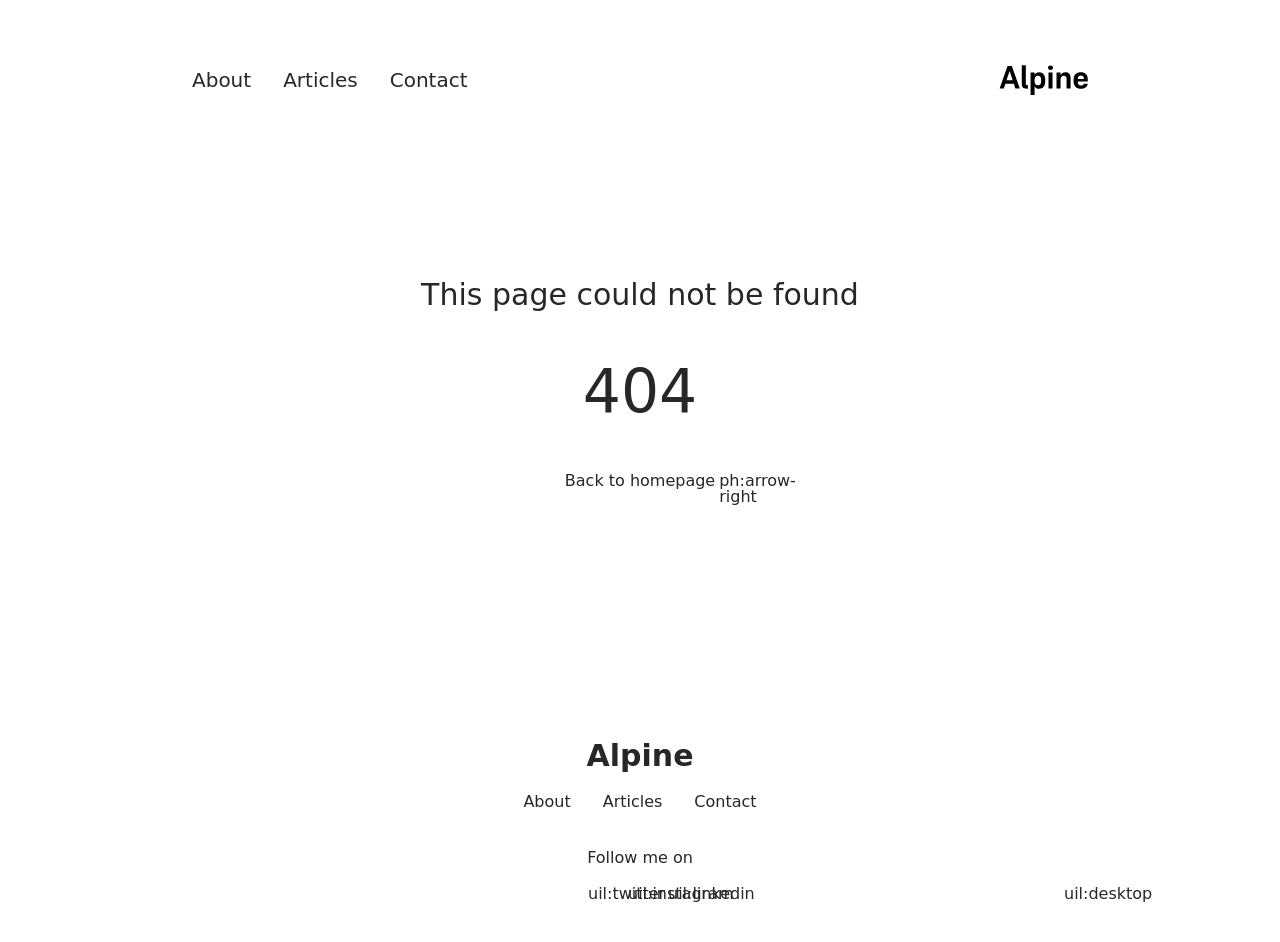
<file: 200.html>
<!DOCTYPE html><html  lang="en"><head><meta charset="utf-8">
<meta name="viewport" content="width=device-width, initial-scale=1">
<link rel="stylesheet" href="/_nuxt/entry.BHUUR9sX.css">
<link rel="modulepreload" as="script" crossorigin href="/_nuxt/D3dcLX9h.js">
<link rel="prefetch" as="style" href="/_nuxt/article.C8fZ3rVn.css">
<link rel="prefetch" as="style" href="/_nuxt/ProseA.BPeuqILs.css">
<link rel="prefetch" as="script" crossorigin href="/_nuxt/CFXJdzBD.js">
<link rel="prefetch" as="script" crossorigin href="/_nuxt/GhGh80Cl.js">
<link rel="prefetch" as="script" crossorigin href="/_nuxt/BcWussCh.js">
<link rel="prefetch" as="script" crossorigin href="/_nuxt/CSOtShZJ.js">
<link rel="prefetch" as="script" crossorigin href="/_nuxt/B6ZhTlua.js">
<link rel="prefetch" as="script" crossorigin href="/_nuxt/B-q5Rnmu.js">
<link rel="prefetch" as="style" href="/_nuxt/useStudio.DzA-IoZ4.css">
<link rel="prefetch" as="script" crossorigin href="/_nuxt/Bl1SDdBf.js">
<link rel="prefetch" as="style" href="/_nuxt/error-404.Bwq3Qtp8.css">
<link rel="prefetch" as="script" crossorigin href="/_nuxt/CkLn1yu-.js">
<link rel="prefetch" as="style" href="/_nuxt/error-500.C69HPPxN.css">
<link rel="prefetch" as="script" crossorigin href="/_nuxt/CA2rm5sO.js">
<script type="module" src="/_nuxt/D3dcLX9h.js" crossorigin></script><style id="pinceau-runtime-hydratable">undefined</style><style id="pinceau-theme">@media { :root {--pinceau-mq: initial; --alpine-readableLine: 68ch;--alpine-backdrop-backgroundColor: #f4f4f5b3;--prose-code-inline-padding: 0.2rem 0.375rem 0.2rem 0.375rem;--prose-code-block-backdropFilter: contrast(1);--prose-code-block-border-style: solid;--prose-code-block-border-width: 1px;--prose-tbody-tr-borderBottom-style: dashed;--prose-tbody-tr-borderBottom-width: 1px;--prose-th-textAlign: inherit;--prose-thead-borderBottom-style: solid;--prose-thead-borderBottom-width: 1px;--prose-thead-border-style: solid;--prose-thead-border-width: 0px;--prose-table-textAlign: start;--prose-hr-width: 1px;--prose-hr-style: solid;--prose-li-listStylePosition: outside;--prose-ol-li-markerColor: currentColor;--prose-ol-paddingInlineStart: 21px;--prose-ol-listStyleType: decimal;--prose-ul-li-markerColor: currentColor;--prose-ul-paddingInlineStart: 21px;--prose-ul-listStyleType: disc;--prose-blockquote-border-style: solid;--prose-blockquote-border-width: 4px;--prose-blockquote-quotes: '201C' '201D' '2018' '2019';--prose-blockquote-paddingInlineStart: 24px;--prose-a-code-color-hover: currentColor;--prose-a-code-color-static: currentColor;--prose-a-hasCode-borderBottom: none;--prose-a-border-distance: 2px;--prose-a-border-color-hover: currentColor;--prose-a-border-color-static: currentColor;--prose-a-border-style-hover: solid;--prose-a-border-style-static: dashed;--prose-a-border-width: 1px;--prose-a-color-static: inherit;--prose-a-textDecoration: none;--prose-h6-margin: 3rem 0 2rem;--prose-h5-margin: 3rem 0 2rem;--prose-h4-margin: 3rem 0 2rem;--prose-h3-margin: 3rem 0 2rem;--prose-h2-margin: 3rem 0 2rem;--prose-h1-margin: 0 0 2rem;--prose-p-fontSize: 18px;--typography-lead-loose: 2;--typography-lead-relaxed: 1.625;--typography-lead-normal: 1.5;--typography-lead-snug: 1.375;--typography-lead-tight: 1.25;--typography-lead-none: 1;--typography-lead-10: 2.5rem;--typography-lead-9: 2.25rem;--typography-lead-8: 2rem;--typography-lead-7: 1.75rem;--typography-lead-6: 1.5rem;--typography-lead-5: 1.25rem;--typography-lead-4: 1rem;--typography-lead-3: .75rem;--typography-lead-2: .5rem;--typography-lead-1: .025rem;--typography-fontWeight-black: 900;--typography-fontWeight-extrabold: 800;--typography-fontWeight-bold: 700;--typography-fontWeight-semibold: 600;--typography-fontWeight-medium: 500;--typography-fontWeight-normal: 400;--typography-fontWeight-light: 300;--typography-fontWeight-extralight: 200;--typography-fontWeight-thin: 100;--typography-fontSize-9xl: 128px;--typography-fontSize-8xl: 96px;--typography-fontSize-7xl: 72px;--typography-fontSize-6xl: 60px;--typography-fontSize-5xl: 48px;--typography-fontSize-4xl: 36px;--typography-fontSize-3xl: 30px;--typography-fontSize-2xl: 24px;--typography-fontSize-xl: 20px;--typography-fontSize-lg: 18px;--typography-fontSize-base: 16px;--typography-fontSize-sm: 14px;--typography-fontSize-xs: 12px;--typography-letterSpacing-wide: 0.025em;--typography-letterSpacing-tight: -0.025em;--typography-verticalMargin-base: 24px;--typography-verticalMargin-sm: 16px;--elements-border-secondary-hover: [object Object];--elements-backdrop-background: #fffc;--elements-backdrop-filter: saturate(200%) blur(20px);--elements-container-maxWidth: 64rem;--lead-loose: 2;--lead-relaxed: 1.625;--lead-normal: 1.5;--lead-snug: 1.375;--lead-tight: 1.25;--lead-none: 1;--lead-10: 2.5rem;--lead-9: 2.25rem;--lead-8: 2rem;--lead-7: 1.75rem;--lead-6: 1.5rem;--lead-5: 1.25rem;--lead-4: 1rem;--lead-3: .75rem;--lead-2: .5rem;--lead-1: .025rem;--letterSpacing-widest: 0.1em;--letterSpacing-wider: 0.05em;--letterSpacing-wide: 0.025em;--letterSpacing-normal: 0em;--letterSpacing-tight: -0.025em;--letterSpacing-tighter: -0.05em;--fontSize-9xl: 8rem;--fontSize-8xl: 6rem;--fontSize-7xl: 4.5rem;--fontSize-6xl: 3.75rem;--fontSize-5xl: 3rem;--fontSize-4xl: 2.25rem;--fontSize-3xl: 1.875rem;--fontSize-2xl: 1.5rem;--fontSize-xl: 1.25rem;--fontSize-lg: 1.125rem;--fontSize-base: 1rem;--fontSize-sm: 0.875rem;--fontSize-xs: 0.75rem;--fontWeight-black: 900;--fontWeight-extrabold: 800;--fontWeight-bold: 700;--fontWeight-semibold: 600;--fontWeight-medium: 500;--fontWeight-normal: 400;--fontWeight-light: 300;--fontWeight-extralight: 200;--fontWeight-thin: 100;--font-mono: ui-monospace, SFMono-Regular, Menlo, Monaco, Consolas, Liberation Mono, Courier New, monospace;--font-serif: ui-serif, Georgia, Cambria, Times New Roman, Times, serif;--font-sans: ui-sans-serif, system-ui, -apple-system, BlinkMacSystemFont, Segoe UI, Roboto, Helvetica Neue, Arial, Noto Sans, sans-serif, Apple Color Emoji, Segoe UI Emoji, Segoe UI Symbol, Noto Color Emoji;--opacity-total: 1;--opacity-high: 0.8;--opacity-medium: 0.5;--opacity-soft: 0.3;--opacity-light: 0.15;--opacity-bright: 0.1;--opacity-noOpacity: 0;--borderWidth-lg: 3px;--borderWidth-md: 2px;--borderWidth-sm: 1px;--borderWidth-noBorder: 0;--space-rem-875: 0.875rem;--space-rem-625: 0.625rem;--space-rem-375: 0.375rem;--space-rem-125: 0.125rem;--space-px: 1px;--space-128: 32rem;--space-96: 24rem;--space-80: 20rem;--space-72: 18rem;--space-64: 16rem;--space-60: 15rem;--space-56: 14rem;--space-52: 13rem;--space-48: 12rem;--space-44: 11rem;--space-40: 10rem;--space-36: 9rem;--space-32: 8rem;--space-28: 7rem;--space-24: 6rem;--space-20: 5rem;--space-16: 4rem;--space-14: 3.5rem;--space-12: 3rem;--space-11: 2.75rem;--space-10: 2.5rem;--space-9: 2.25rem;--space-8: 2rem;--space-7: 1.75rem;--space-6: 1.5rem;--space-5: 1.25rem;--space-4: 1rem;--space-3: 0.75rem;--space-2: 0.5rem;--space-1: 0.25rem;--space-0: 0px;--size-full: 100%;--size-7xl: 80rem;--size-6xl: 72rem;--size-5xl: 64rem;--size-4xl: 56rem;--size-3xl: 48rem;--size-2xl: 42rem;--size-xl: 36rem;--size-lg: 32rem;--size-md: 28rem;--size-sm: 24rem;--size-xs: 20rem;--size-200: 200px;--size-104: 104px;--size-80: 80px;--size-64: 64px;--size-56: 56px;--size-48: 48px;--size-40: 40px;--size-32: 32px;--size-24: 24px;--size-20: 20px;--size-16: 16px;--size-12: 12px;--size-8: 8px;--size-6: 6px;--size-4: 4px;--size-2: 2px;--size-0: 0px;--radii-full: 9999px;--radii-3xl: 1.75rem;--radii-2xl: 1.5rem;--radii-xl: 1rem;--radii-lg: 0.75rem;--radii-md: 0.5rem;--radii-sm: 0.375rem;--radii-xs: 0.25rem;--radii-2xs: 0.125rem;--radii-none: 0px;--shadow-none: 0px 0px 0px 0px transparent;--shadow-lg: 0px 10px 15px -3px #000000, 0px 4px 6px -4px #000000;--shadow-md: 0px 4px 6px -1px #000000, 0px 2px 4px -2px #000000;--shadow-sm: 0px 1px 3px 0px #000000, 0px 1px 2px -1px #000000;--shadow-xs: 0px 1px 2px 0px #000000;--height-screen: 100vh;--width-screen: 100vw;--color-primary-900: #002e38;--color-primary-800: #005c70;--color-primary-700: #008aa9;--color-primary-600: #00b9e1;--color-primary-500: #1ad6ff;--color-primary-400: #40ddff;--color-primary-300: #66e4ff;--color-primary-200: #8deaff;--color-primary-100: #b3f1ff;--color-primary-50: #d9f8ff;--color-ruby-900: #380011;--color-ruby-800: #700021;--color-ruby-700: #a90032;--color-ruby-600: #e10043;--color-ruby-500: #ff1a5e;--color-ruby-400: #ff4079;--color-ruby-300: #ff6694;--color-ruby-200: #ff8dae;--color-ruby-100: #ffb3c9;--color-ruby-50: #ffd9e4;--color-pink-900: #380025;--color-pink-800: #70004b;--color-pink-700: #a90070;--color-pink-600: #e10095;--color-pink-500: #ff1ab2;--color-pink-400: #ff40bf;--color-pink-300: #ff66cc;--color-pink-200: #ff8dd8;--color-pink-100: #ffb3e5;--color-pink-50: #ffd9f2;--color-purple-900: #190038;--color-purple-800: #330070;--color-purple-700: #4c00a9;--color-purple-600: #6500e1;--color-purple-500: #811aff;--color-purple-400: #9640ff;--color-purple-300: #ab66ff;--color-purple-200: #c08dff;--color-purple-100: #d5b3ff;--color-purple-50: #ead9ff;--color-royalblue-900: #0b0531;--color-royalblue-800: #160a62;--color-royalblue-700: #211093;--color-royalblue-600: #2c15c4;--color-royalblue-500: #4127e8;--color-royalblue-400: #614bec;--color-royalblue-300: #806ff0;--color-royalblue-200: #a093f3;--color-royalblue-100: #c0b7f7;--color-royalblue-50: #dfdbfb;--color-indigoblue-900: #001238;--color-indigoblue-800: #002370;--color-indigoblue-700: #0035a9;--color-indigoblue-600: #0047e1;--color-indigoblue-500: #1a62ff;--color-indigoblue-400: #407cff;--color-indigoblue-300: #6696ff;--color-indigoblue-200: #8db0ff;--color-indigoblue-100: #b3cbff;--color-indigoblue-50: #d9e5ff;--color-blue-900: #002438;--color-blue-800: #004870;--color-blue-700: #006ca9;--color-blue-600: #0090e1;--color-blue-500: #1aadff;--color-blue-400: #40bbff;--color-blue-300: #66c8ff;--color-blue-200: #8dd6ff;--color-blue-100: #b3e4ff;--color-blue-50: #d9f1ff;--color-lightblue-900: #002e38;--color-lightblue-800: #005c70;--color-lightblue-700: #008aa9;--color-lightblue-600: #00b9e1;--color-lightblue-500: #1ad6ff;--color-lightblue-400: #40ddff;--color-lightblue-300: #66e4ff;--color-lightblue-200: #8deaff;--color-lightblue-100: #b3f1ff;--color-lightblue-50: #d9f8ff;--color-teal-900: #062a28;--color-teal-800: #0b544f;--color-teal-700: #117d77;--color-teal-600: #16a79e;--color-teal-500: #1cd1c6;--color-teal-400: #36e4da;--color-teal-300: #5fe9e1;--color-teal-200: #87efe9;--color-teal-100: #aff4f0;--color-teal-50: #d7faf8;--color-pear-900: #2a2b09;--color-pear-800: #545512;--color-pear-700: #7e801b;--color-pear-600: #a8aa24;--color-pear-500: #d0d32f;--color-pear-400: #d8da52;--color-pear-300: #e0e274;--color-pear-200: #e8e997;--color-pear-100: #eff0ba;--color-pear-50: #f7f8dc;--color-red-900: #380300;--color-red-800: #700700;--color-red-700: #a90a00;--color-red-600: #e10e00;--color-red-500: #ff281a;--color-red-400: #ff4c40;--color-red-300: #ff7066;--color-red-200: #ff948d;--color-red-100: #ffb7b3;--color-red-50: #ffdbd9;--color-orange-900: #381800;--color-orange-800: #702f00;--color-orange-700: #a94700;--color-orange-600: #e15e00;--color-orange-500: #ff7a1a;--color-orange-400: #ff9040;--color-orange-300: #ffa666;--color-orange-200: #ffbd8d;--color-orange-100: #ffd3b3;--color-orange-50: #ffe9d9;--color-yellow-900: #362b03;--color-yellow-800: #6d5605;--color-yellow-700: #a38108;--color-yellow-600: #daac0a;--color-yellow-500: #f5c828;--color-yellow-400: #f7d14c;--color-yellow-300: #f8da70;--color-yellow-200: #fae393;--color-yellow-100: #fcedb7;--color-yellow-50: #fdf6db;--color-green-900: #003f25;--color-green-800: #005e38;--color-green-700: #007e4a;--color-green-600: #009d5d;--color-green-500: #00bd6f;--color-green-400: #00dc82;--color-green-300: #30ffaa;--color-green-200: #83ffcc;--color-green-100: #acffdd;--color-green-50: #d6ffee;--color-gray-900: #18181B;--color-gray-800: #27272A;--color-gray-700: #3f3f46;--color-gray-600: #52525B;--color-gray-500: #71717A;--color-gray-400: #a1a1aa;--color-gray-300: #D4d4d8;--color-gray-200: #e4e4e7;--color-gray-100: #f4f4f5;--color-gray-50: #fafafa;--color-black: #0c0c0d;--color-white: #FFFFFF;--media-portrait: only screen and (orientation: portrait);--media-landscape: only screen and (orientation: landscape);--media-rm: (prefers-reduced-motion: reduce);--media-2xl: (min-width: 1536px);--media-xl: (min-width: 1280px);--media-lg: (min-width: 1024px);--media-md: (min-width: 768px);--media-sm: (min-width: 640px);--media-xs: (min-width: 475px);--alpine-body-color: var(--color-gray-800);--alpine-body-backgroundColor: var(--color-white);--prose-code-inline-fontWeight: var(--typography-fontWeight-normal);--prose-code-inline-fontSize: var(--typography-fontSize-sm);--prose-code-inline-borderRadius: var(--radii-xs);--prose-code-block-pre-padding: var(--typography-verticalMargin-sm);--prose-code-block-margin: var(--typography-verticalMargin-base) 0;--prose-code-block-fontSize: var(--typography-fontSize-sm);--prose-tbody-code-inline-fontSize: var(--typography-fontSize-sm);--prose-tbody-td-padding: var(--typography-verticalMargin-sm);--prose-th-fontWeight: var(--typography-fontWeight-semibold);--prose-th-padding: 0 var(--typography-verticalMargin-sm) var(--typography-verticalMargin-sm) var(--typography-verticalMargin-sm);--prose-table-lineHeight: var(--typography-lead-6);--prose-table-fontSize: var(--typography-fontSize-sm);--prose-table-margin: var(--typography-verticalMargin-base) 0;--prose-hr-margin: var(--typography-verticalMargin-base) 0;--prose-li-margin: var(--typography-verticalMargin-sm) 0;--prose-ol-margin: var(--typography-verticalMargin-base) 0;--prose-ul-margin: var(--typography-verticalMargin-base) 0;--prose-blockquote-margin: var(--typography-verticalMargin-base) 0;--prose-a-code-border-style: var(--prose-a-border-style-static);--prose-a-code-border-width: var(--prose-a-border-width);--prose-a-fontWeight: var(--typography-fontWeight-medium);--prose-img-margin: var(--typography-verticalMargin-base) 0;--prose-strong-fontWeight: var(--typography-fontWeight-semibold);--prose-h6-iconSize: var(--typography-fontSize-base);--prose-h6-fontWeight: var(--typography-fontWeight-semibold);--prose-h6-lineHeight: var(--typography-lead-normal);--prose-h6-fontSize: var(--typography-fontSize-lg);--prose-h5-iconSize: var(--typography-fontSize-lg);--prose-h5-fontWeight: var(--typography-fontWeight-semibold);--prose-h5-lineHeight: var(--typography-lead-snug);--prose-h5-fontSize: var(--typography-fontSize-xl);--prose-h4-iconSize: var(--typography-fontSize-lg);--prose-h4-letterSpacing: var(--typography-letterSpacing-tight);--prose-h4-fontWeight: var(--typography-fontWeight-semibold);--prose-h4-lineHeight: var(--typography-lead-snug);--prose-h4-fontSize: var(--typography-fontSize-2xl);--prose-h3-iconSize: var(--typography-fontSize-xl);--prose-h3-letterSpacing: var(--typography-letterSpacing-tight);--prose-h3-fontWeight: var(--typography-fontWeight-semibold);--prose-h3-lineHeight: var(--typography-lead-snug);--prose-h3-fontSize: var(--typography-fontSize-3xl);--prose-h2-iconSize: var(--typography-fontSize-2xl);--prose-h2-letterSpacing: var(--typography-letterSpacing-tight);--prose-h2-fontWeight: var(--typography-fontWeight-semibold);--prose-h2-lineHeight: var(--typography-lead-tight);--prose-h2-fontSize: var(--typography-fontSize-4xl);--prose-h1-iconSize: var(--typography-fontSize-3xl);--prose-h1-letterSpacing: var(--typography-letterSpacing-tight);--prose-h1-fontWeight: var(--typography-fontWeight-bold);--prose-h1-lineHeight: var(--typography-lead-tight);--prose-h1-fontSize: var(--typography-fontSize-5xl);--prose-p-br-margin: var(--typography-verticalMargin-base) 0 0 0;--prose-p-margin: var(--typography-verticalMargin-base) 0;--prose-p-lineHeight: var(--typography-lead-normal);--typography-color-primary-900: var(--color-primary-900);--typography-color-primary-800: var(--color-primary-800);--typography-color-primary-700: var(--color-primary-700);--typography-color-primary-600: var(--color-primary-600);--typography-color-primary-500: var(--color-primary-500);--typography-color-primary-400: var(--color-primary-400);--typography-color-primary-300: var(--color-primary-300);--typography-color-primary-200: var(--color-primary-200);--typography-color-primary-100: var(--color-primary-100);--typography-color-primary-50: var(--color-primary-50);--typography-font-code: var(--font-mono);--typography-font-body: var(--font-sans);--typography-font-display: var(--font-sans);--typography-body-backgroundColor: var(--color-white);--typography-body-color: var(--color-black);--elements-state-danger-borderColor-secondary: var(--color-red-200);--elements-state-danger-borderColor-primary: var(--color-red-100);--elements-state-danger-backgroundColor-secondary: var(--color-red-100);--elements-state-danger-backgroundColor-primary: var(--color-red-50);--elements-state-danger-color-secondary: var(--color-red-600);--elements-state-danger-color-primary: var(--color-red-500);--elements-state-warning-borderColor-secondary: var(--color-yellow-200);--elements-state-warning-borderColor-primary: var(--color-yellow-100);--elements-state-warning-backgroundColor-secondary: var(--color-yellow-100);--elements-state-warning-backgroundColor-primary: var(--color-yellow-50);--elements-state-warning-color-secondary: var(--color-yellow-700);--elements-state-warning-color-primary: var(--color-yellow-600);--elements-state-success-borderColor-secondary: var(--color-green-200);--elements-state-success-borderColor-primary: var(--color-green-100);--elements-state-success-backgroundColor-secondary: var(--color-green-100);--elements-state-success-backgroundColor-primary: var(--color-green-50);--elements-state-success-color-secondary: var(--color-green-600);--elements-state-success-color-primary: var(--color-green-500);--elements-state-info-borderColor-secondary: var(--color-blue-200);--elements-state-info-borderColor-primary: var(--color-blue-100);--elements-state-info-backgroundColor-secondary: var(--color-blue-100);--elements-state-info-backgroundColor-primary: var(--color-blue-50);--elements-state-info-color-secondary: var(--color-blue-600);--elements-state-info-color-primary: var(--color-blue-500);--elements-state-primary-borderColor-secondary: var(--color-primary-200);--elements-state-primary-borderColor-primary: var(--color-primary-100);--elements-state-primary-backgroundColor-secondary: var(--color-primary-100);--elements-state-primary-backgroundColor-primary: var(--color-primary-50);--elements-state-primary-color-secondary: var(--color-primary-700);--elements-state-primary-color-primary: var(--color-primary-600);--elements-surface-secondary-backgroundColor: var(--color-gray-200);--elements-surface-primary-backgroundColor: var(--color-gray-100);--elements-surface-background-base: var(--color-gray-100);--elements-border-secondary-static: var(--color-gray-200);--elements-border-primary-hover: var(--color-gray-200);--elements-border-primary-static: var(--color-gray-100);--elements-container-padding-md: var(--space-16);--elements-container-padding-sm: var(--space-12);--elements-container-padding-xs: var(--space-8);--elements-container-padding-mobile: var(--space-6);--elements-text-secondary-color-hover: var(--color-gray-700);--elements-text-secondary-color-static: var(--color-gray-500);--elements-text-primary-color-static: var(--color-gray-900);--text-6xl-lineHeight: var(--lead-none);--text-6xl-fontSize: var(--fontSize-6xl);--text-5xl-lineHeight: var(--lead-none);--text-5xl-fontSize: var(--fontSize-5xl);--text-4xl-lineHeight: var(--lead-10);--text-4xl-fontSize: var(--fontSize-4xl);--text-3xl-lineHeight: var(--lead-9);--text-3xl-fontSize: var(--fontSize-3xl);--text-2xl-lineHeight: var(--lead-8);--text-2xl-fontSize: var(--fontSize-2xl);--text-xl-lineHeight: var(--lead-7);--text-xl-fontSize: var(--fontSize-xl);--text-lg-lineHeight: var(--lead-7);--text-lg-fontSize: var(--fontSize-lg);--text-base-lineHeight: var(--lead-6);--text-base-fontSize: var(--fontSize-base);--text-sm-lineHeight: var(--lead-5);--text-sm-fontSize: var(--fontSize-sm);--text-xs-lineHeight: var(--lead-4);--text-xs-fontSize: var(--fontSize-xs);--shadow-2xl: 0px 25px 50px -12px var(--color-gray-900);--shadow-xl: 0px 20px 25px -5px var(--color-gray-400), 0px 8px 10px -6px #000000;--color-secondary-900: var(--color-gray-900);--color-secondary-800: var(--color-gray-800);--color-secondary-700: var(--color-gray-700);--color-secondary-600: var(--color-gray-600);--color-secondary-500: var(--color-gray-500);--color-secondary-400: var(--color-gray-400);--color-secondary-300: var(--color-gray-300);--color-secondary-200: var(--color-gray-200);--color-secondary-100: var(--color-gray-100);--color-secondary-50: var(--color-gray-50);--prose-a-code-background-hover: var(--typography-color-primary-50);--prose-a-code-border-color-hover: var(--typography-color-primary-500);--prose-a-color-hover: var(--typography-color-primary-500);--typography-color-secondary-900: var(--color-secondary-900);--typography-color-secondary-800: var(--color-secondary-800);--typography-color-secondary-700: var(--color-secondary-700);--typography-color-secondary-600: var(--color-secondary-600);--typography-color-secondary-500: var(--color-secondary-500);--typography-color-secondary-400: var(--color-secondary-400);--typography-color-secondary-300: var(--color-secondary-300);--typography-color-secondary-200: var(--color-secondary-200);--typography-color-secondary-100: var(--color-secondary-100);--typography-color-secondary-50: var(--color-secondary-50);--prose-code-inline-backgroundColor: var(--typography-color-secondary-100);--prose-code-inline-color: var(--typography-color-secondary-700);--prose-code-block-backgroundColor: var(--typography-color-secondary-100);--prose-code-block-color: var(--typography-color-secondary-700);--prose-code-block-border-color: var(--typography-color-secondary-200);--prose-tbody-tr-borderBottom-color: var(--typography-color-secondary-200);--prose-th-color: var(--typography-color-secondary-600);--prose-thead-borderBottom-color: var(--typography-color-secondary-200);--prose-thead-border-color: var(--typography-color-secondary-300);--prose-hr-color: var(--typography-color-secondary-200);--prose-blockquote-border-color: var(--typography-color-secondary-200);--prose-blockquote-color: var(--typography-color-secondary-500);--prose-a-code-border-color-static: var(--typography-color-secondary-400); } }@media { :root.dark {--pinceau-mq: dark; --alpine-backdrop-backgroundColor: #18181bb3;--prose-code-block-backdropFilter: contrast(1);--prose-ol-li-markerColor: currentColor;--prose-ul-li-markerColor: currentColor;--prose-a-code-color-hover: currentColor;--prose-a-code-color-static: currentColor;--prose-a-border-color-hover: currentColor;--prose-a-border-color-static: currentColor;--prose-a-color-static: inherit;--elements-backdrop-background: #0c0d0ccc;--alpine-body-color: var(--color-gray-200);--alpine-body-backgroundColor: var(--color-black);--typography-body-backgroundColor: var(--color-black);--typography-body-color: var(--color-white);--elements-state-danger-borderColor-secondary: var(--color-red-700);--elements-state-danger-borderColor-primary: var(--color-red-800);--elements-state-danger-backgroundColor-secondary: var(--color-red-800);--elements-state-danger-backgroundColor-primary: var(--color-red-900);--elements-state-danger-color-secondary: var(--color-red-200);--elements-state-danger-color-primary: var(--color-red-300);--elements-state-warning-borderColor-secondary: var(--color-yellow-700);--elements-state-warning-borderColor-primary: var(--color-yellow-800);--elements-state-warning-backgroundColor-secondary: var(--color-yellow-800);--elements-state-warning-backgroundColor-primary: var(--color-yellow-900);--elements-state-warning-color-secondary: var(--color-yellow-200);--elements-state-warning-color-primary: var(--color-yellow-400);--elements-state-success-borderColor-secondary: var(--color-green-700);--elements-state-success-borderColor-primary: var(--color-green-800);--elements-state-success-backgroundColor-secondary: var(--color-green-800);--elements-state-success-backgroundColor-primary: var(--color-green-900);--elements-state-success-color-secondary: var(--color-green-200);--elements-state-success-color-primary: var(--color-green-400);--elements-state-info-borderColor-secondary: var(--color-blue-700);--elements-state-info-borderColor-primary: var(--color-blue-800);--elements-state-info-backgroundColor-secondary: var(--color-blue-800);--elements-state-info-backgroundColor-primary: var(--color-blue-900);--elements-state-info-color-secondary: var(--color-blue-200);--elements-state-info-color-primary: var(--color-blue-400);--elements-state-primary-borderColor-secondary: var(--color-primary-700);--elements-state-primary-borderColor-primary: var(--color-primary-800);--elements-state-primary-backgroundColor-secondary: var(--color-primary-800);--elements-state-primary-backgroundColor-primary: var(--color-primary-900);--elements-state-primary-color-secondary: var(--color-primary-200);--elements-state-primary-color-primary: var(--color-primary-400);--elements-surface-secondary-backgroundColor: var(--color-gray-800);--elements-surface-primary-backgroundColor: var(--color-gray-900);--elements-surface-background-base: var(--color-gray-900);--elements-border-secondary-static: var(--color-gray-800);--elements-border-primary-hover: var(--color-gray-800);--elements-border-primary-static: var(--color-gray-900);--elements-text-secondary-color-hover: var(--color-gray-200);--elements-text-secondary-color-static: var(--color-gray-400);--elements-text-primary-color-static: var(--color-gray-50);--prose-a-code-background-hover: var(--typography-color-primary-900);--prose-a-code-border-color-hover: var(--typography-color-primary-600);--prose-a-color-hover: var(--typography-color-primary-400);--prose-code-inline-backgroundColor: var(--typography-color-secondary-800);--prose-code-inline-color: var(--typography-color-secondary-200);--prose-code-block-backgroundColor: var(--typography-color-secondary-900);--prose-code-block-color: var(--typography-color-secondary-200);--prose-code-block-border-color: var(--typography-color-secondary-800);--prose-tbody-tr-borderBottom-color: var(--typography-color-secondary-800);--prose-th-color: var(--typography-color-secondary-400);--prose-thead-borderBottom-color: var(--typography-color-secondary-800);--prose-thead-border-color: var(--typography-color-secondary-600);--prose-hr-color: var(--typography-color-secondary-800);--prose-blockquote-border-color: var(--typography-color-secondary-700);--prose-blockquote-color: var(--typography-color-secondary-400);--prose-a-code-border-color-static: var(--typography-color-secondary-600); } }</style><script>"use strict";(()=>{const a=window,e=document.documentElement,c=window.localStorage,d=["dark","light"],n=c&&c.getItem&&c.getItem("nuxt-color-mode")||"system";let l=n==="system"?f():n;const i=e.getAttribute("data-color-mode-forced");i&&(l=i),r(l),a["__NUXT_COLOR_MODE__"]={preference:n,value:l,getColorScheme:f,addColorScheme:r,removeColorScheme:u};function r(o){const t=""+o+"",s="";e.classList?e.classList.add(t):e.className+=" "+t,s&&e.setAttribute("data-"+s,o)}function u(o){const t=""+o+"",s="";e.classList?e.classList.remove(t):e.className=e.className.replace(new RegExp(t,"g"),""),s&&e.removeAttribute("data-"+s)}function m(o){return a.matchMedia("(prefers-color-scheme"+o+")")}function f(){if(a.matchMedia&&m("").media!=="not all"){for(const o of d)if(m(":"+o).matches)return o}return"light"}})();
</script></head><body><div id="__nuxt"></div><div id="teleports"></div><script type="application/json" id="__NUXT_DATA__" data-ssr="false">[{"_errors":1,"serverRendered":2,"data":3,"state":4,"once":5},{},false,{},{},["Set"]]</script>
<script>window.__NUXT__={};window.__NUXT__.config={public:{FORMSPREE_URL:"",plausible:{hashMode:false,trackLocalhost:false,domain:"",apiHost:"https://plausible.io",autoPageviews:true,autoOutboundTracking:false},studio:{apiURL:"https://api.nuxt.studio",iframeMessagingAllowedOrigins:""},mdc:{components:{prose:true,map:{p:"prose-p",a:"prose-a",blockquote:"prose-blockquote","code-inline":"prose-code-inline",code:"ProseCodeInline",em:"prose-em",h1:"prose-h1",h2:"prose-h2",h3:"prose-h3",h4:"prose-h4",h5:"prose-h5",h6:"prose-h6",hr:"prose-hr",img:"prose-img",ul:"prose-ul",ol:"prose-ol",li:"prose-li",strong:"prose-strong",table:"prose-table",thead:"prose-thead",tbody:"prose-tbody",td:"prose-td",th:"prose-th",tr:"prose-tr"}},headings:{anchorLinks:{h1:false,h2:true,h3:true,h4:true,h5:false,h6:false}}},content:{locales:[],defaultLocale:"",integrity:1713588335659,experimental:{stripQueryParameters:false,advanceQuery:false,clientDB:false},respectPathCase:false,api:{baseURL:"/api/_content"},navigation:{fields:["navTitle","layout"]},tags:{p:"prose-p",a:"prose-a",blockquote:"prose-blockquote","code-inline":"prose-code-inline",code:"ProseCodeInline",em:"prose-em",h1:"prose-h1",h2:"prose-h2",h3:"prose-h3",h4:"prose-h4",h5:"prose-h5",h6:"prose-h6",hr:"prose-hr",img:"prose-img",ul:"prose-ul",ol:"prose-ol",li:"prose-li",strong:"prose-strong",table:"prose-table",thead:"prose-thead",tbody:"prose-tbody",td:"prose-td",th:"prose-th",tr:"prose-tr"},highlight:{theme:{default:"github-light",dark:"github-dark"},preload:["json","js","ts","html","css","vue","diff","shell","markdown","yaml","bash","ini","c","cpp"],highlighter:"shiki",langs:["js","jsx","json","ts","tsx","vue","css","html","vue","bash","md","mdc","yaml","json","js","ts","html","css","vue","diff","shell","markdown","yaml","bash","ini","c","cpp"]},wsUrl:"",documentDriven:{page:true,navigation:true,surround:true,globals:{},layoutFallbacks:["theme"],injectPage:true},host:"",trailingSlash:false,search:"",contentHead:true,anchorLinks:{depth:4,exclude:[1]}}},app:{baseURL:"/",buildAssetsDir:"/_nuxt/",cdnURL:""}}</script></body></html>
</file>
<file: _nuxt/entry.BHUUR9sX.css>
body{background-color:var(--alpine-body-backgroundColor);color:var(--alpine-body-color)}.light-img{display:block}.dark-img{display:none}@media (prefers-color-scheme:dark){html:not(.light) .dark-img{display:block}html:not(.light) .light-img{display:none}}html.dark .dark-img{display:block}html.dark .light-img{display:none}html{-webkit-font-smoothing:antialiased;-moz-osx-font-smoothing:grayscale}.sr-only{height:1px!important;margin:-1px!important;overflow:hidden!important;padding:0!important;position:absolute!important;width:1px!important;clip:rect(0,0,0,0)!important;border:0!important;white-space:nowrap!important}*,:after,:before{border:0 solid #e5e7eb;border-color:var(--un-default-border-color,#e5e7eb);box-sizing:border-box}:after,:before{--un-content:""}:host,html{line-height:1.5;-webkit-text-size-adjust:100%;font-family:ui-sans-serif,system-ui,sans-serif,Apple Color Emoji,Segoe UI Emoji,Segoe UI Symbol,Noto Color Emoji;font-feature-settings:normal;font-variation-settings:normal;-moz-tab-size:4;-o-tab-size:4;tab-size:4;-webkit-tap-highlight-color:transparent}body{line-height:inherit;margin:0}hr{border-top-width:1px;color:inherit;height:0}abbr:where([title]){-webkit-text-decoration:underline dotted;text-decoration:underline dotted}h1,h2,h3,h4,h5,h6{font-size:inherit;font-weight:inherit}a{color:inherit;text-decoration:inherit}b,strong{font-weight:bolder}code,kbd,pre,samp{font-family:ui-monospace,SFMono-Regular,Menlo,Monaco,Consolas,Liberation Mono,Courier New,monospace;font-feature-settings:normal;font-size:1em;font-variation-settings:normal}small{font-size:80%}sub,sup{font-size:75%;line-height:0;position:relative;vertical-align:baseline}sub{bottom:-.25em}sup{top:-.5em}table{border-collapse:collapse;border-color:inherit;text-indent:0}button,input,optgroup,select,textarea{color:inherit;font-family:inherit;font-feature-settings:inherit;font-size:100%;font-variation-settings:inherit;font-weight:inherit;line-height:inherit;margin:0;padding:0}button,select{text-transform:none}[type=button],[type=reset],[type=submit],button{-webkit-appearance:button;background-color:transparent;background-image:none}:-moz-focusring{outline:auto}:-moz-ui-invalid{box-shadow:none}progress{vertical-align:baseline}::-webkit-inner-spin-button,::-webkit-outer-spin-button{height:auto}[type=search]{-webkit-appearance:textfield;outline-offset:-2px}::-webkit-search-decoration{-webkit-appearance:none}::-webkit-file-upload-button{-webkit-appearance:button;font:inherit}summary{display:list-item}blockquote,dd,dl,figure,h1,h2,h3,h4,h5,h6,hr,p,pre{margin:0}fieldset{margin:0}fieldset,legend{padding:0}menu,ol,ul{list-style:none;margin:0;padding:0}dialog{padding:0}textarea{resize:vertical}input::-moz-placeholder,textarea::-moz-placeholder{color:#9ca3af;opacity:1}input::placeholder,textarea::placeholder{color:#9ca3af;opacity:1}[role=button],button{cursor:pointer}:disabled{cursor:default}audio,canvas,embed,iframe,img,object,svg,video{display:block;vertical-align:middle}img,video{height:auto;max-width:100%}[hidden]{display:none}.nuxt-progress{background:repeating-linear-gradient(90deg,#00dc82 0,#34cdfe 50%,#0047e1);left:0;opacity:1;position:fixed;right:0;top:0;transition:width .1s,height .4s,opacity .4s;width:0;z-index:999999}nav ul[data-v-d3076bf1]{display:flex;flex-direction:column;gap:var(--space-4);justify-content:center;width:100%}@media (min-width:640px){nav ul[data-v-d3076bf1]{flex-direction:row;gap:var(--space-8)}}nav ul a[data-v-d3076bf1]{position:relative}nav ul a.router-link-active[data-v-d3076bf1]{color:var(--color-primary-500)}nav ul a .underline-fx[data-v-d3076bf1]{background-color:currentColor;bottom:-4px;height:1px;position:absolute;transition:width .2s ease-in-out;width:0}a[data-v-d3076bf1]:hover :is(nav ul a .underline-fx):is(nav ul a .underline-fx){width:100%}header[data-v-4f8c7488]{--header-padding:var(--space-16);--logo-height:var(--space-8);align-items:center;display:grid;gap:var(--space-4);grid-template-columns:repeat(12,minmax(0,1fr));padding-bottom:var(--header-padding);padding-top:var(--header-padding);position:relative}header .menu[data-v-4f8c7488]{display:flex;position:absolute}header .menu[data-v-4f8c7488] :hover{color:var(--color-primary-500)}.left[data-v-4f8c7488] :is(header .menu):is(header .menu){right:0}@media (min-width:640px){header .menu[data-v-4f8c7488]{display:none}}header .overlay[data-v-4f8c7488]{-webkit-backdrop-filter:blur(20px);backdrop-filter:blur(20px);background-color:var(--alpine-backdrop-backgroundColor);border:1px solid var(--color-gray-200);border-radius:var(--radii-md);font-size:var(--text-lg-fontSize);font-weight:var(--fontWeight-medium);line-height:var(--text-lg-lineHeight);padding:var(--space-6);padding-right:var(--space-24);perspective:2000px;position:absolute;top:calc(var(--header-padding) + var(--logo-height) + var(--space-2));transform-origin:top;transition:all .25s;will-change:opacity,transform}header .overlay[data-v-4f8c7488]:not(.show){opacity:0;transform:translateY(-10px) rotateY(-8deg) rotateX(-20deg)}.left[data-v-4f8c7488] :is(header .overlay:not(.show)):is(header .overlay:not(.show)){transform:translateY(-10px) rotateY(8deg) rotateX(-20deg)}header .overlay[data-v-4f8c7488]:not(.show){pointer-events:none}.left[data-v-4f8c7488] :is(header .overlay):is(header .overlay){padding:var(--space-6);padding-left:var(--space-16);right:0;text-align:right}@media (min-width:640px){header .overlay[data-v-4f8c7488]{display:none}}:root.dark header .overlay[data-v-4f8c7488]{border-color:var(--color-gray-800)}header .logo[data-v-4f8c7488]{display:flex;grid-column:span 12/span 12;height:var(--logo-height)}header .logo a[data-v-4f8c7488]{display:flex}.center[data-v-4f8c7488] :is(header .logo):is(header .logo){grid-column:span 12/span 12;justify-content:center}.right[data-v-4f8c7488] :is(header .logo):is(header .logo){justify-content:flex-end}@media (min-width:640px){header .logo[data-v-4f8c7488]{grid-column:span 4/span 4;grid-column-start:auto}.right[data-v-4f8c7488] :is(header .logo):is(header .logo){order:2}}header .logo .fallback[data-v-4f8c7488]{font-size:var(--text-2xl-fontSize);font-weight:var(--fontWeight-semibold);line-height:var(--text-2xl-lineHeight)}header .main-nav[data-v-4f8c7488]{display:none}@media (min-width:640px){header .main-nav[data-v-4f8c7488]{display:flex;font-size:var(--text-xl-fontSize);font-weight:var(--fontWeight-medium);grid-column:span 8/span 8;line-height:var(--text-xl-lineHeight)}.center[data-v-4f8c7488] :is(header .main-nav):is(header .main-nav){grid-column:span 12/span 12;justify-content:center}.right[data-v-4f8c7488] :is(header .main-nav):is(header .main-nav){justify-content:flex-start}.left[data-v-4f8c7488] :is(header .main-nav):is(header .main-nav){justify-content:flex-end}}.icon[data-v-0c0f7b63]{display:inline-block;vertical-align:middle}a[data-v-337d00d6]{--social-icon-size:24px;display:flex;height:24px;height:var(--social-icon-size);width:24px;width:var(--social-icon-size)}a[data-v-337d00d6] :hover{color:var(--color-primary-500)}a svg[data-v-337d00d6]{height:100%;width:100%}button[data-v-6be23033]{display:flex;--color-mode-switcher-size:24px;height:24px;height:var(--color-mode-switcher-size);width:24px;width:var(--color-mode-switcher-size)}button[data-v-6be23033] :hover{color:var(--color-primary-500)}button svg[data-v-6be23033]{height:100%;width:100%}footer[data-v-01c81a47]{align-items:center;display:flex;flex-direction:column;margin-top:var(--space-24);padding-bottom:var(--space-8);padding-top:var(--space-8)}footer.left[data-v-01c81a47]{align-items:flex-start}footer.right[data-v-01c81a47]{align-items:flex-end}@media (min-width:768px){footer[data-v-01c81a47]{min-height:var(--space-36)}}footer .credits[data-v-01c81a47]{font-size:var(--text-3xl-fontSize);font-weight:var(--fontWeight-bold);line-height:var(--text-3xl-lineHeight);margin-bottom:var(--space-4)}footer .navigation[data-v-01c81a47]{display:none}@media (min-width:640px){footer .navigation[data-v-01c81a47]{display:flex;font-size:var(--text-base-fontSize);font-weight:var(--fontWeight-medium);line-height:var(--text-base-lineHeight);margin-bottom:var(--space-8)}}footer .message[data-v-01c81a47]{margin-bottom:var(--space-4);text-align:center}footer .icons[data-v-01c81a47]{display:grid;gap:var(--space-4);grid-template-columns:repeat(12,minmax(0,1fr));width:100%}.left[data-v-01c81a47] :is(footer .icons):is(footer .icons){align-items:center;display:flex;justify-content:space-between}.right[data-v-01c81a47] :is(footer .icons):is(footer .icons){align-items:center;display:flex;flex-direction:row-reverse;justify-content:space-between}footer .icons .social[data-v-01c81a47]{display:flex;gap:var(--space-4);grid-column:span 12/span 12;justify-content:center}@media (min-width:475px){footer .icons .social[data-v-01c81a47]{grid-column:span 4/span 4;grid-column-start:5}}footer .icons .color-mode-switch[data-v-01c81a47]{display:flex;grid-column:span 12/span 12;justify-content:center}@media (min-width:475px){footer .icons .color-mode-switch[data-v-01c81a47]{grid-column:span 2/span 2;grid-column-start:11;justify-content:flex-end}}.container[data-v-701e7c68]{margin-inline-end:auto;margin-inline-start:auto;width:100%}.app-layout[data-v-081e7652]{min-width:var(--size-xs)}html{font-family:var(--font-sans)}
</file>
<file: _nuxt/DocumentDrivenNotFound.dKXr8Q_d.css>
section[data-v-91c32d11]{align-items:center;display:flex;flex-direction:column;justify-content:center;min-height:50vh}section .message[data-v-91c32d11]{font-size:var(--text-3xl-fontSize);font-weight:var(--fontWeight-medium);line-height:var(--text-3xl-lineHeight)}section .status[data-v-91c32d11]{font-size:var(--text-6xl-fontSize);line-height:var(--text-6xl-lineHeight);margin-bottom:var(--space-12);margin-top:var(--space-12)}section a[data-v-91c32d11]{align-items:center;display:flex;position:relative}section a .icon[data-v-91c32d11]{height:var(--space-5);position:absolute;right:calc(0px - var(--space-1));transform:translate(100%);width:var(--space-5)}
</file>
<file: _nuxt/Hero.BIpzdqFw.css>
.hero .layout[data-v-3632cce1]{display:grid;gap:var(--space-8);grid-template-columns:repeat(1,minmax(0,1fr))}@media (min-width:1024px){.hero .layout[data-v-3632cce1]{grid-template-columns:repeat(2,minmax(0,1fr))}}.hero .layout .title[data-v-3632cce1]{font-size:var(--text-4xl-fontSize);font-weight:var(--fontWeight-bold);line-height:var(--text-4xl-lineHeight)}.hero .layout .description[data-v-3632cce1]{font-size:var(--text-xl-fontSize);line-height:var(--text-xl-lineHeight);margin-top:var(--space-3)}.hero .layout img[data-v-3632cce1]{aspect-ratio:16/9;border-radius:var(--radii-md);-o-object-fit:cover;object-fit:cover;width:100%}.hero .layout img.left[data-v-3632cce1]{order:-1}
</file>
<file: _nuxt/ProseUl.EU0qDsCf.css>
ul[data-v-78fa255f]{font-family:var(--typography-font-body);list-style-type:var(--prose-ul-listStyleType);margin:var(--prose-ul-margin);padding-inline-start:var(--prose-ul-paddingInlineStart)}ul[data-v-78fa255f]>li::marker{color:var(--prose-ul-li-markerColor)}ul[data-v-78fa255f]>li ol,ul[data-v-78fa255f]>li ul{margin:0}
</file>
<file: _nuxt/ProseLi.CHX_5J1r.css>
li[data-v-7bddbdfc]{font-family:var(--typography-font-body);list-style-position:var(--prose-li-listStylePosition);margin:var(--prose-li-margin)}
</file>
<file: _nuxt/ProseA.BPeuqILs.css>
a[data-v-6d386a74]{border-bottom:var(--prose-a-border-width) var(--prose-a-border-style-static) var(--prose-a-border-color-static);color:var(--prose-a-color-static);font-family:var(--typography-font-body);font-weight:var(--prose-a-fontWeight);padding-bottom:var(--prose-a-border-distance);-webkit-text-decoration:var(--prose-a-textDecoration);text-decoration:var(--prose-a-textDecoration)}a[data-v-6d386a74]:hover{border-color:var(--prose-a-border-color-hover);border-style:var(--prose-a-border-style-hover);color:var(--prose-a-color-hover)}a[data-v-6d386a74]:has(img){border-width:0}a[data-v-6d386a74]:has(code){border-bottom:var(--prose-a-hasCode-borderBottom)}a[data-v-6d386a74]:has(code) code{border-color:var(--prose-a-code-border-color-static);border-style:var(--prose-a-code-border-style);border-width:var(--prose-a-code-border-width);color:var(--prose-a-code-color-static)}a[data-v-6d386a74]:has(code):hover{border-bottom:var(--prose-a-hasCode-borderBottom)}a[data-v-6d386a74]:has(code):hover code{background-color:var(--prose-a-code-background-hover);border-color:var(--prose-a-code-border-color-hover);color:var(--prose-a-code-color-hover)}
</file>
<file: _nuxt/ProseStrong.sHw8mYMs.css>
strong[data-v-e0f95112]{font-family:var(--typography-font-body);font-weight:var(--prose-strong-fontWeight)}
</file>
<file: _nuxt/ProseP.DmFLdU43.css>
p[data-v-200646ed]{font-family:var(--typography-font-body);font-size:var(--prose-p-fontSize);line-height:var(--prose-p-lineHeight);margin:var(--prose-p-margin)}p[data-v-200646ed] br{content:"";display:block;margin:var(--prose-p-br-margin)}
</file>
<file: _nuxt/Gallery.BuovOG8Z.css>
.gallery .layout[data-v-5986c0a0]{display:grid;gap:var(--space-8);margin-bottom:var(--space-16);margin-top:var(--space-16);--cols:1;grid-template-columns:repeat(1,minmax(0,1fr));grid-template-columns:repeat(var(--cols),minmax(0,1fr))}@media (min-width:768px){.gallery .layout[data-v-5986c0a0]{--cols:var(---6-li-cols)}}.gallery .layout img[data-v-5986c0a0]{aspect-ratio:16/9;border-radius:var(--radii-md);-o-object-fit:cover;object-fit:cover;width:100%}
</file>
<file: _nuxt/article.C8fZ3rVn.css>
article[data-v-619c0db5]{margin-left:auto;margin-right:auto;max-width:var(--alpine-readableLine);padding-bottom:var(--space-4);padding-top:var(--space-4)}@media (min-width:640px){article[data-v-619c0db5]{padding-bottom:var(--space-12);padding-top:var(--space-12)}}article .back[data-v-619c0db5]{align-items:center;border-bottom:1px solid var(--elements-border-secondary-static);display:inline-flex;font-size:var(--text-lg-fontSize)}article .back[data-v-619c0db5] svg{height:var(--size-16);margin-right:var(--space-2);width:var(--size-16)}article header[data-v-619c0db5]{margin-bottom:var(--space-12);margin-top:var(--space-16)}article .title[data-v-619c0db5]{font-size:var(--text-5xl-fontSize);font-weight:var(--fontWeight-semibold);line-height:var(--text-5xl-lineHeight);margin-bottom:var(--space-4)}article time[data-v-619c0db5]{color:var(--elements-text-secondary-color-static)}article .prose .back-to-top[data-v-619c0db5]{align-items:center;display:flex;justify-content:flex-end;width:100%}article .prose .back-to-top a[data-v-619c0db5]{cursor:pointer;font-size:var(--text-lg-fontSize)}article .prose[data-v-619c0db5] h1{display:none}
</file>
<file: _nuxt/useStudio.DzA-IoZ4.css>
body.__preview_enabled{padding-bottom:50px}#__nuxt_preview[data-v-8802350f]{align-items:center;-webkit-backdrop-filter:blur(20px);backdrop-filter:blur(20px);background:#ffffff4d;border-top:1px solid #eee;bottom:-60px;color:#000;display:flex;font-family:Helvetica,sans-serif;font-size:16px;font-weight:500;gap:10px;height:50px;justify-content:center;left:0;position:fixed;right:0;transition:bottom .3s ease-in-out;z-index:10000}#__nuxt_preview.__preview_ready[data-v-8802350f]{bottom:0}#__preview_background[data-v-8802350f]{-webkit-backdrop-filter:blur(8px);backdrop-filter:blur(8px);background:#ffffff4d;height:100vh;left:0;position:fixed;top:0;width:100vw;z-index:9000}#__preview_loader[data-v-8802350f]{align-items:center;color:#000;display:flex;flex-direction:column;font-family:system-ui,-apple-system,BlinkMacSystemFont,Segoe UI,Roboto,Oxygen,Ubuntu,Cantarell,Open Sans,Helvetica Neue,sans-serif;font-size:1.4rem;gap:8px;left:50%;position:fixed;top:50%;transform:translate(-50%,-50%);z-index:9500}#__preview_loader p[data-v-8802350f]{margin:10px 0}.dark #__preview_background[data-v-8802350f],.dark-mode #__preview_background[data-v-8802350f]{background:#0000004d}.dark #__preview_loader[data-v-8802350f],.dark-mode #__preview_loader[data-v-8802350f]{color:#fff}.preview-loading-enter-active[data-v-8802350f],.preview-loading-leave-active[data-v-8802350f]{transition:opacity .4s}.preview-loading-enter[data-v-8802350f],.preview-loading-leave-to[data-v-8802350f]{opacity:0}#__preview_loading_icon[data-v-8802350f]{animation:spin-8802350f 1s linear infinite}.dark #__nuxt_preview[data-v-8802350f],.dark-mode #__nuxt_preview[data-v-8802350f]{background:#0000004d;border-top:1px solid #111;color:#fff}#__nuxt_preview svg[data-v-8802350f]{color:#000;display:inline-block;height:30px;width:30px}.dark #__nuxt_preview svg[data-v-8802350f],.dark-mode #__nuxt_preview svg[data-v-8802350f]{color:#fff}button[data-v-8802350f]{background:transparent;border:1px solid rgba(0,0,0,.2);border-radius:3px;box-shadow:none;color:#000c;cursor:pointer;display:inline-block;font-size:14px;font-weight:400;line-height:1rem;margin:0;padding:4px 10px;text-align:center;transition:none;width:auto}button[data-v-8802350f]:hover{border-color:#0006;color:#000000e6}.dark button[data-v-8802350f],.dark-mode button[data-v-8802350f]{border-color:#fff3;color:#d3d3d3}.dark button[data-v-8802350f]:hover,.dark-mode button[data-v-8802350f]:hover{border-color:#fff6;color:#fff}#__nuxt_preview button[data-v-8802350f]:focus,#__nuxt_preview button[data-v-8802350f]:hover{background:#0000001a}#__nuxt_preview button[data-v-8802350f]:active{background:#0003}.dark #__nuxt_preview button[data-v-8802350f],.dark-mode #__nuxt_preview button[data-v-8802350f]{border:1px solid hsla(0,0%,100%,.2);color:#fffc}.dark #__nuxt_preview button[data-v-8802350f]:hover,.dark-mode #__nuxt_preview button[data-v-8802350f]:focus{background:#ffffff1a}.dark #__nuxt_preview button[data-v-8802350f]:active,.dark-mode #__nuxt_preview button[data-v-8802350f]:active{background:#fff3}a[data-v-8802350f]{font-weight:600}#__nuxt_preview.__preview_refreshing button[data-v-8802350f],#__nuxt_preview.__preview_refreshing span[data-v-8802350f],#__nuxt_preview.__preview_refreshing svg[data-v-8802350f]{animation:nuxt_pulsate-8802350f 1s ease-out;animation-iteration-count:infinite;opacity:.5}@keyframes nuxt_pulsate-8802350f{0%{opacity:1}50%{opacity:.5}to{opacity:1}}@keyframes spin-8802350f{0%{transform:rotate(1turn)}to{transform:rotate(0)}}
</file>
<file: _nuxt/error-404.Bwq3Qtp8.css>
.spotlight[data-v-357349d0]{background:linear-gradient(45deg,#00dc82,#36e4da 50%,#0047e1);bottom:-30vh;filter:blur(20vh);height:40vh}.gradient-border[data-v-357349d0]{-webkit-backdrop-filter:blur(10px);backdrop-filter:blur(10px);border-radius:.5rem;position:relative}@media (prefers-color-scheme:light){.gradient-border[data-v-357349d0]{background-color:#ffffff4d}.gradient-border[data-v-357349d0]:before{background:linear-gradient(90deg,#e2e2e2,#e2e2e2 25%,#00dc82,#36e4da 75%,#0047e1)}}@media (prefers-color-scheme:dark){html:not(.light) .gradient-border[data-v-357349d0]{background-color:#1414144d}html:not(.light) .gradient-border[data-v-357349d0]:before{background:linear-gradient(90deg,#303030,#303030 25%,#00dc82,#36e4da 75%,#0047e1)}}html.dark .gradient-border[data-v-357349d0]{background-color:#1414144d}html.dark .gradient-border[data-v-357349d0]:before{background:linear-gradient(90deg,#303030,#303030 25%,#00dc82,#36e4da 75%,#0047e1)}.gradient-border[data-v-357349d0]:before{background-size:400% auto;border-radius:.5rem;bottom:0;content:"";left:0;-webkit-mask:linear-gradient(#fff 0 0) content-box,linear-gradient(#fff 0 0);mask:linear-gradient(#fff 0 0) content-box,linear-gradient(#fff 0 0);-webkit-mask-composite:xor;mask-composite:exclude;opacity:.5;padding:2px;position:absolute;right:0;top:0;transition:background-position .3s ease-in-out,opacity .2s ease-in-out;width:100%}.gradient-border[data-v-357349d0]:hover:before{background-position:-50% 0;opacity:1}.fixed[data-v-357349d0]{position:fixed}.left-0[data-v-357349d0]{left:0}.right-0[data-v-357349d0]{right:0}.z-10[data-v-357349d0]{z-index:10}.z-20[data-v-357349d0]{z-index:20}.grid[data-v-357349d0]{display:grid}.mb-16[data-v-357349d0]{margin-bottom:4rem}.mb-8[data-v-357349d0]{margin-bottom:2rem}.max-w-520px[data-v-357349d0]{max-width:520px}.min-h-screen[data-v-357349d0]{min-height:100vh}.w-full[data-v-357349d0]{width:100%}.flex[data-v-357349d0]{display:flex}.cursor-pointer[data-v-357349d0]{cursor:pointer}.place-content-center[data-v-357349d0]{place-content:center}.items-center[data-v-357349d0]{align-items:center}.justify-center[data-v-357349d0]{justify-content:center}.overflow-hidden[data-v-357349d0]{overflow:hidden}.bg-white[data-v-357349d0]{--un-bg-opacity:1;background-color:#fff;background-color:rgb(255 255 255/var(--un-bg-opacity))}.px-4[data-v-357349d0]{padding-left:1rem;padding-right:1rem}.px-8[data-v-357349d0]{padding-left:2rem;padding-right:2rem}.py-2[data-v-357349d0]{padding-bottom:.5rem;padding-top:.5rem}.text-center[data-v-357349d0]{text-align:center}.text-8xl[data-v-357349d0]{font-size:6rem;line-height:1}.text-xl[data-v-357349d0]{font-size:1.25rem;line-height:1.75rem}.text-black[data-v-357349d0]{--un-text-opacity:1;color:#000;color:rgb(0 0 0/var(--un-text-opacity))}.font-light[data-v-357349d0]{font-weight:300}.font-medium[data-v-357349d0]{font-weight:500}.leading-tight[data-v-357349d0]{line-height:1.25}.font-sans[data-v-357349d0]{font-family:ui-sans-serif,system-ui,-apple-system,BlinkMacSystemFont,Segoe UI,Roboto,Helvetica Neue,Arial,Noto Sans,sans-serif,Apple Color Emoji,Segoe UI Emoji,Segoe UI Symbol,Noto Color Emoji}.antialiased[data-v-357349d0]{-webkit-font-smoothing:antialiased;-moz-osx-font-smoothing:grayscale}@media (prefers-color-scheme:dark){html:not(.light) .dark\:bg-black[data-v-357349d0]{--un-bg-opacity:1;background-color:#000;background-color:rgb(0 0 0/var(--un-bg-opacity))}html:not(.light) .dark\:text-white[data-v-357349d0]{--un-text-opacity:1;color:#fff;color:rgb(255 255 255/var(--un-text-opacity))}}html.dark .dark\:bg-black[data-v-357349d0]{--un-bg-opacity:1;background-color:#000;background-color:rgb(0 0 0/var(--un-bg-opacity))}html.dark .dark\:text-white[data-v-357349d0]{--un-text-opacity:1;color:#fff;color:rgb(255 255 255/var(--un-text-opacity))}@media (min-width:640px){.sm\:px-0[data-v-357349d0]{padding-left:0;padding-right:0}.sm\:px-6[data-v-357349d0]{padding-left:1.5rem;padding-right:1.5rem}.sm\:py-3[data-v-357349d0]{padding-bottom:.75rem;padding-top:.75rem}.sm\:text-4xl[data-v-357349d0]{font-size:2.25rem;line-height:2.5rem}.sm\:text-xl[data-v-357349d0]{font-size:1.25rem;line-height:1.75rem}}
</file>
<file: _nuxt/error-500.C69HPPxN.css>
.spotlight[data-v-1aa2c832]{background:linear-gradient(45deg,#00dc82,#36e4da 50%,#0047e1);filter:blur(20vh)}.fixed[data-v-1aa2c832]{position:fixed}.-bottom-1\/2[data-v-1aa2c832]{bottom:-50%}.left-0[data-v-1aa2c832]{left:0}.right-0[data-v-1aa2c832]{right:0}.grid[data-v-1aa2c832]{display:grid}.mb-16[data-v-1aa2c832]{margin-bottom:4rem}.mb-8[data-v-1aa2c832]{margin-bottom:2rem}.h-1\/2[data-v-1aa2c832]{height:50%}.max-w-520px[data-v-1aa2c832]{max-width:520px}.min-h-screen[data-v-1aa2c832]{min-height:100vh}.place-content-center[data-v-1aa2c832]{place-content:center}.overflow-hidden[data-v-1aa2c832]{overflow:hidden}.bg-white[data-v-1aa2c832]{--un-bg-opacity:1;background-color:#fff;background-color:rgb(255 255 255/var(--un-bg-opacity))}.px-8[data-v-1aa2c832]{padding-left:2rem;padding-right:2rem}.text-center[data-v-1aa2c832]{text-align:center}.text-8xl[data-v-1aa2c832]{font-size:6rem;line-height:1}.text-xl[data-v-1aa2c832]{font-size:1.25rem;line-height:1.75rem}.text-black[data-v-1aa2c832]{--un-text-opacity:1;color:#000;color:rgb(0 0 0/var(--un-text-opacity))}.font-light[data-v-1aa2c832]{font-weight:300}.font-medium[data-v-1aa2c832]{font-weight:500}.leading-tight[data-v-1aa2c832]{line-height:1.25}.font-sans[data-v-1aa2c832]{font-family:ui-sans-serif,system-ui,-apple-system,BlinkMacSystemFont,Segoe UI,Roboto,Helvetica Neue,Arial,Noto Sans,sans-serif,Apple Color Emoji,Segoe UI Emoji,Segoe UI Symbol,Noto Color Emoji}.antialiased[data-v-1aa2c832]{-webkit-font-smoothing:antialiased;-moz-osx-font-smoothing:grayscale}@media (prefers-color-scheme:dark){html:not(.light) .dark\:bg-black[data-v-1aa2c832]{--un-bg-opacity:1;background-color:#000;background-color:rgb(0 0 0/var(--un-bg-opacity))}html:not(.light) .dark\:text-white[data-v-1aa2c832]{--un-text-opacity:1;color:#fff;color:rgb(255 255 255/var(--un-text-opacity))}}html.dark .dark\:bg-black[data-v-1aa2c832]{--un-bg-opacity:1;background-color:#000;background-color:rgb(0 0 0/var(--un-bg-opacity))}html.dark .dark\:text-white[data-v-1aa2c832]{--un-text-opacity:1;color:#fff;color:rgb(255 255 255/var(--un-text-opacity))}@media (min-width:640px){.sm\:px-0[data-v-1aa2c832]{padding-left:0;padding-right:0}.sm\:text-4xl[data-v-1aa2c832]{font-size:2.25rem;line-height:2.5rem}}
</file>
<file: _nuxt/ArticlesList.Cqyuqt3O.css>
@media (min-width:640px){.articles-list[data-v-c647a58c]{padding-left:var(--space-12);padding-right:var(--space-12)}}@media (min-width:768px){.articles-list[data-v-c647a58c]{padding-left:0;padding-right:0}}.articles-list .featured[data-v-c647a58c]{margin-bottom:var(--space-12);margin-top:var(--space-12)}@media (min-width:768px){.articles-list .featured[data-v-c647a58c]{margin-bottom:var(--space-8);margin-top:var(--space-8)}}.articles-list .layout[data-v-c647a58c]{display:grid;gap:var(--space-12);grid-template-columns:repeat(1,minmax(0,1fr))}@media (min-width:768px){.articles-list .layout[data-v-c647a58c]{gap:var(--space-8);grid-template-columns:repeat(2,minmax(0,1fr))}}@media (min-width:1024px){.articles-list .layout[data-v-c647a58c]{grid-template-columns:repeat(3,minmax(0,1fr))}}.tour[data-v-c647a58c]{align-items:center;display:flex;flex-direction:column;justify-content:center;min-height:30vh}
</file>
<file: _nuxt/ArticlesListItem.C5-ErKIl.css>
article[data-v-d1e5a89d]{display:flex;flex-direction:column;gap:var(--space-4)}@media (min-width:768px){article.featured[data-v-d1e5a89d]{flex-direction:row;gap:var(--space-8)}}article img[data-v-d1e5a89d]{aspect-ratio:16/9;border-radius:var(--radii-md);-o-object-fit:cover;object-fit:cover;width:100%}article .image[data-v-d1e5a89d]{flex:1}article .image div[data-v-d1e5a89d]{display:flex;flex-wrap:true;gap:var(--space-2);margin-left:var(--space-2);margin-top:var(--space-2);position:absolute}article .image div span[data-v-d1e5a89d]{border-radius:var(--radii-sm);font-size:var(--text-xs-fontSize);font-weight:700;line-height:var(--text-xs-lineHeight);padding:var(--space-1)}article .content[data-v-d1e5a89d]{display:flex;flex:1;flex-direction:column}article .content .headline[data-v-d1e5a89d]{display:-webkit-box;font-size:var(--text-2xl-fontSize);font-weight:var(--fontWeight-semibold);line-height:var(--text-2xl-lineHeight);margin-bottom:var(--space-2);overflow:hidden;-webkit-box-orient:vertical;-webkit-line-clamp:2}.featured[data-v-d1e5a89d] :is(article .content .headline):is(article .content .headline){display:-webkit-box;font-size:var(--text-4xl-fontSize);line-height:var(--text-4xl-lineHeight);overflow:hidden;-webkit-box-orient:vertical;-webkit-line-clamp:3}article .content .description[data-v-d1e5a89d]{display:-webkit-box;margin-bottom:var(--space-4);overflow:hidden;-webkit-box-orient:vertical;-webkit-line-clamp:2}.featured[data-v-d1e5a89d] :is(article .content .description):is(article .content .description){display:-webkit-box;overflow:hidden;-webkit-box-orient:vertical;-webkit-line-clamp:4}article .content time[data-v-d1e5a89d]{font-size:var(--text-sm-fontSize);line-height:var(--text-sm-lineHeight)}:root.dark article .content time[data-v-d1e5a89d],article .content time[data-v-d1e5a89d]{color:var(--color-gray-500)}
</file>
<file: _nuxt/ProseCodeInline.B8Vw9G6c.css>
code[data-v-adbe12ee]{background-color:var(--prose-code-inline-backgroundColor);border-radius:var(--prose-code-inline-borderRadius);color:var(--prose-code-inline-color);font-family:var(--typography-font-code);font-size:var(--prose-code-inline-fontSize);font-weight:var(--prose-code-inline-fontWeight);margin-left:1px;margin-right:1px;padding:var(--prose-code-inline-padding)}tbody code[data-v-adbe12ee]{font-size:var(--prose-tbody-code-inline-fontSize)}h1 a code[data-v-adbe12ee],h2 a code[data-v-adbe12ee],h3 a code[data-v-adbe12ee],h4 a code[data-v-adbe12ee],h5 a code[data-v-adbe12ee],h6 a code[data-v-adbe12ee]{border-radius:var(--prose-code-inline-borderRadius);color:inherit;font-size:.777777em;padding:.15em .5em}
</file>
<file: _nuxt/ProseH1.BzEqoQOv.css>
h1[data-v-d0c59357]{display:block;font-family:var(--typography-font-display);font-size:var(--prose-h1-fontSize);font-weight:var(--prose-h1-fontWeight);letter-spacing:var(--prose-h1-letterSpacing);line-height:var(--prose-h1-lineHeight);margin:var(--prose-h1-margin)}h1[data-v-d0c59357] .icon{display:inline-block;height:var(--prose-h1-iconSize);margin-inline-start:12px;opacity:0;transition:opacity .1s;width:var(--prose-h1-iconSize)}h1 a[data-v-d0c59357]:hover .icon{opacity:1}
</file>
<file: _nuxt/ContactForm.CSVwFVX4.css>
.contact-form .inputs[data-v-9dce0c89]{display:grid;gap:var(--space-8);grid-auto-flow:row;grid-template-columns:repeat(1,minmax(0,1fr));margin-bottom:var(--space-8);max-width:var(--size-md)}
</file>
<file: _nuxt/Input.B6P3FT-Q.css>
div label[data-v-aa5004be]{cursor:pointer;display:block;font-size:var(--text-base-fontSize);font-weight:var(--fontWeight-semibold);line-height:var(--text-base-lineHeight);margin-bottom:var(--space-2)}div input[data-v-aa5004be],div textarea[data-v-aa5004be]{background-color:transparent;border:1px solid var(--color-gray-300);border-radius:var(--radii-sm);caret-color:var(--color-gray-500);outline:none;padding:var(--space-2) var(--space-4);width:100%}:root.dark div input[data-v-aa5004be],:root.dark div textarea[data-v-aa5004be],div input[data-v-aa5004be]:focus,div textarea[data-v-aa5004be]:focus{border-color:var(--color-gray-700)}:root.dark div input[data-v-aa5004be]:focus,:root.dark div textarea[data-v-aa5004be]:focus{border-color:var(--color-gray-400)}div textarea[data-v-aa5004be]{height:var(--space-48);resize:none}
</file>
<file: _nuxt/Button.BBiSSjuY.css>
button[data-v-bf749ee9]{background-color:var(--color-gray-900);border-radius:var(--radii-md);color:var(--color-gray-100);font-size:var(--text-sm-fontSize);font-weight:var(--fontWeight-medium);line-height:var(--text-sm-lineHeight);padding:var(--space-2) var(--space-4)}@media (min-width:768px){button[data-v-bf749ee9]{font-size:var(--text-base-fontSize);line-height:var(--text-base-lineHeight);padding:var(--space-3) var(--space-6)}}:root.dark button[data-v-bf749ee9]{background-color:var(--color-gray-100);color:var(--color-gray-900)}button[data-v-bf749ee9]:disabled{cursor:not-allowed}
</file>
<file: _nuxt/ProsePre.CchFRBtv.css>
pre code .line{display:block;min-height:1rem}
</file>
<file: _nuxt/ProseCode.BCmeJNe9.css>
button[data-v-b93099fd]{border-radius:3px;margin:4px;opacity:0;padding:4px;transform:scale(.75);transition:all .2s}button[data-v-b93099fd]:hover{background-color:var(--elements-surface-secondary-backgroundColor)}button[data-v-b93099fd]:focus{box-shadow:0 0 0 2px var(--color-blue-500);opacity:1;outline:none}button.show[data-v-b93099fd]{opacity:1;transform:scale(1)}button .icon-wrapper[data-v-b93099fd]{display:block;height:18px;position:relative;width:18px}button .icon-wrapper .icon[data-v-b93099fd]{display:block;position:absolute}button .icon-wrapper .fade-enter-active[data-v-b93099fd],button .icon-wrapper .fade-leave-active[data-v-b93099fd]{transition:opacity .2s}button .icon-wrapper .fade-enter-from[data-v-b93099fd],button .icon-wrapper .fade-leave-to[data-v-b93099fd]{opacity:0}.prose-code[data-v-35e30453]{-webkit-backdrop-filter:var(--prose-code-block-backdropFilter);backdrop-filter:var(--prose-code-block-backdropFilter);background-color:var(--prose-code-block-backgroundColor);border-color:var(--prose-code-block-border-color);border-radius:var(--radii-md);border-style:var(--prose-code-block-border-style);border-width:var(--prose-code-block-border-width);color:var(--prose-code-block-color);font-size:var(--prose-code-block-fontSize);margin:var(--prose-code-block-margin);overflow:hidden;position:relative;width:100%}.prose-code.highlight-bash[data-v-35e30453] code .line,.prose-code.highlight-sh[data-v-35e30453] code .line,.prose-code.highlight-shell[data-v-35e30453] code .line,.prose-code.highlight-shellscript[data-v-35e30453] code .line,.prose-code.highlight-zsh[data-v-35e30453] code .line{padding-inline-start:1rem;position:relative}.prose-code.highlight-bash[data-v-35e30453] code .line:before,.prose-code.highlight-sh[data-v-35e30453] code .line:before,.prose-code.highlight-shell[data-v-35e30453] code .line:before,.prose-code.highlight-shellscript[data-v-35e30453] code .line:before,.prose-code.highlight-zsh[data-v-35e30453] code .line:before{color:var(--typography-color-primary-500);content:">";display:block;font-family:var(--font-mono);font-weight:700;inset-inline-start:-.1rem;position:absolute;top:0;-webkit-user-select:none;-moz-user-select:none;user-select:none}.copy-button[data-v-35e30453]{bottom:0;inset-inline-end:0;position:absolute}[data-v-35e30453] code{display:flex;flex-direction:column}[data-v-35e30453] .line{display:inline-table;min-height:1rem}.filename[data-v-35e30453]{-webkit-backdrop-filter:blur(4px);backdrop-filter:blur(4px);border-radius:var(--radii-lg);color:var(--prose-code-block-color);font-family:var(--typography-font-code);font-size:var(--fontSize-xs);inset-inline-end:0;line-height:var(--lead-normal);padding:.5rem .75rem;position:absolute;top:0;transition:opacity .2s}.prose-code:hover .filename[data-v-35e30453]{opacity:0}.prose-code:hover .filename[data-v-35e30453]:hover{opacity:1}[data-v-35e30453] pre{display:flex;flex:1;line-height:var(--lead-relaxed);margin:0;overflow-x:auto;padding:var(--prose-code-block-pre-padding)}[data-v-35e30453] pre code{padding-inline-end:30px}[data-v-35e30453] .line.highlight{background-color:var(--prose-code-block-border-color)}
</file>
<file: _nuxt/ProseH2.BreDaGAr.css>
h2[data-v-484640eb]{display:block;font-family:var(--typography-font-display);font-size:var(--prose-h2-fontSize);font-weight:var(--prose-h2-fontWeight);letter-spacing:var(--prose-h2-letterSpacing);line-height:var(--prose-h2-lineHeight);margin:var(--prose-h2-margin)}h2[data-v-484640eb] .icon{display:inline-block;height:var(--prose-h2-iconSize);margin-inline-start:12px;opacity:0;transition:opacity .1s;width:var(--prose-h2-iconSize)}h2 a[data-v-484640eb]:hover .icon{opacity:1}
</file>
<file: _nuxt/ProseImg.BnGEgC4M.css>
img[data-v-39c89848]{margin:var(--prose-img-margin)}
</file>
<file: _nuxt/ProseH3.BDTX0e-X.css>
h3[data-v-2715c88c]{display:block;font-family:var(--typography-font-display);font-size:var(--prose-h3-fontSize);font-weight:var(--prose-h3-fontWeight);letter-spacing:var(--prose-h3-letterSpacing);line-height:var(--prose-h3-lineHeight);margin:var(--prose-h3-margin)}h3[data-v-2715c88c] .icon{display:inline-block;height:var(--prose-h3-iconSize);margin-inline-start:12px;opacity:0;transition:opacity .1s;width:var(--prose-h3-iconSize)}h3 a[data-v-2715c88c]:hover .icon{opacity:1}
</file>
